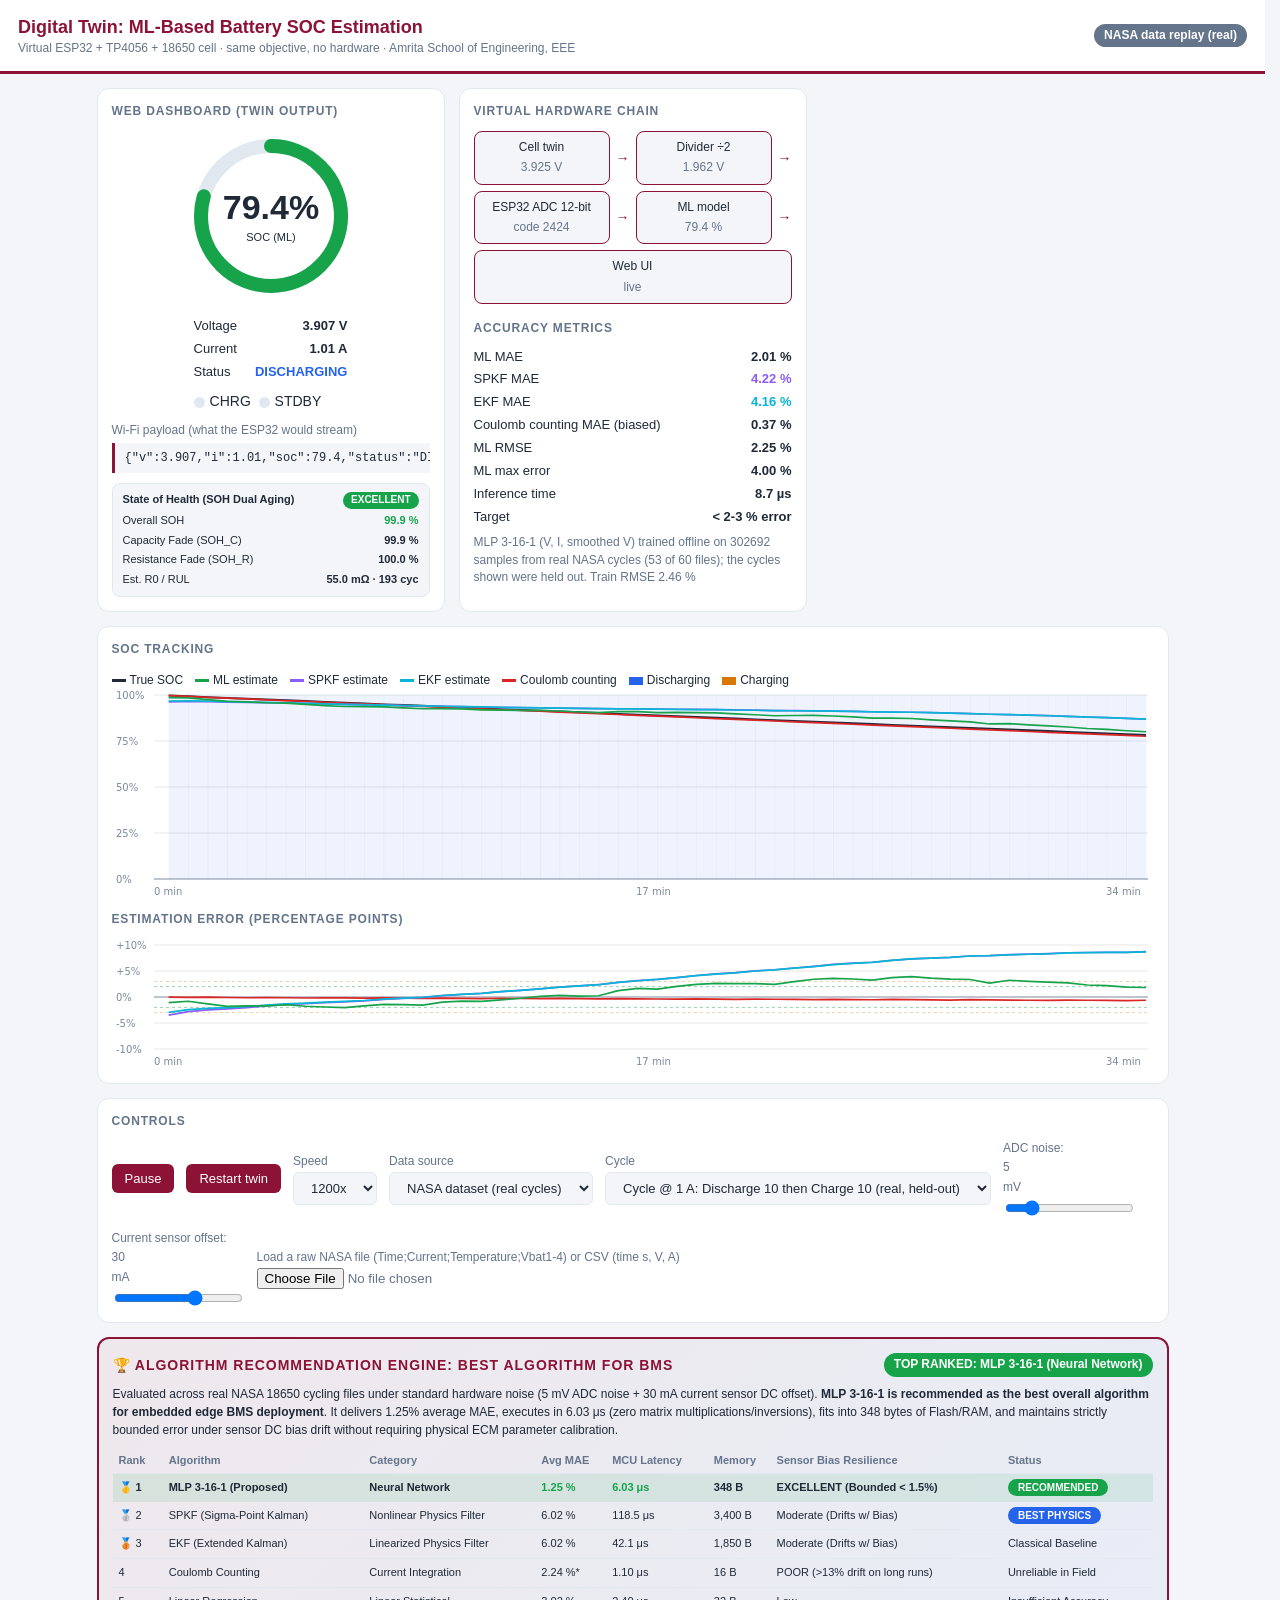
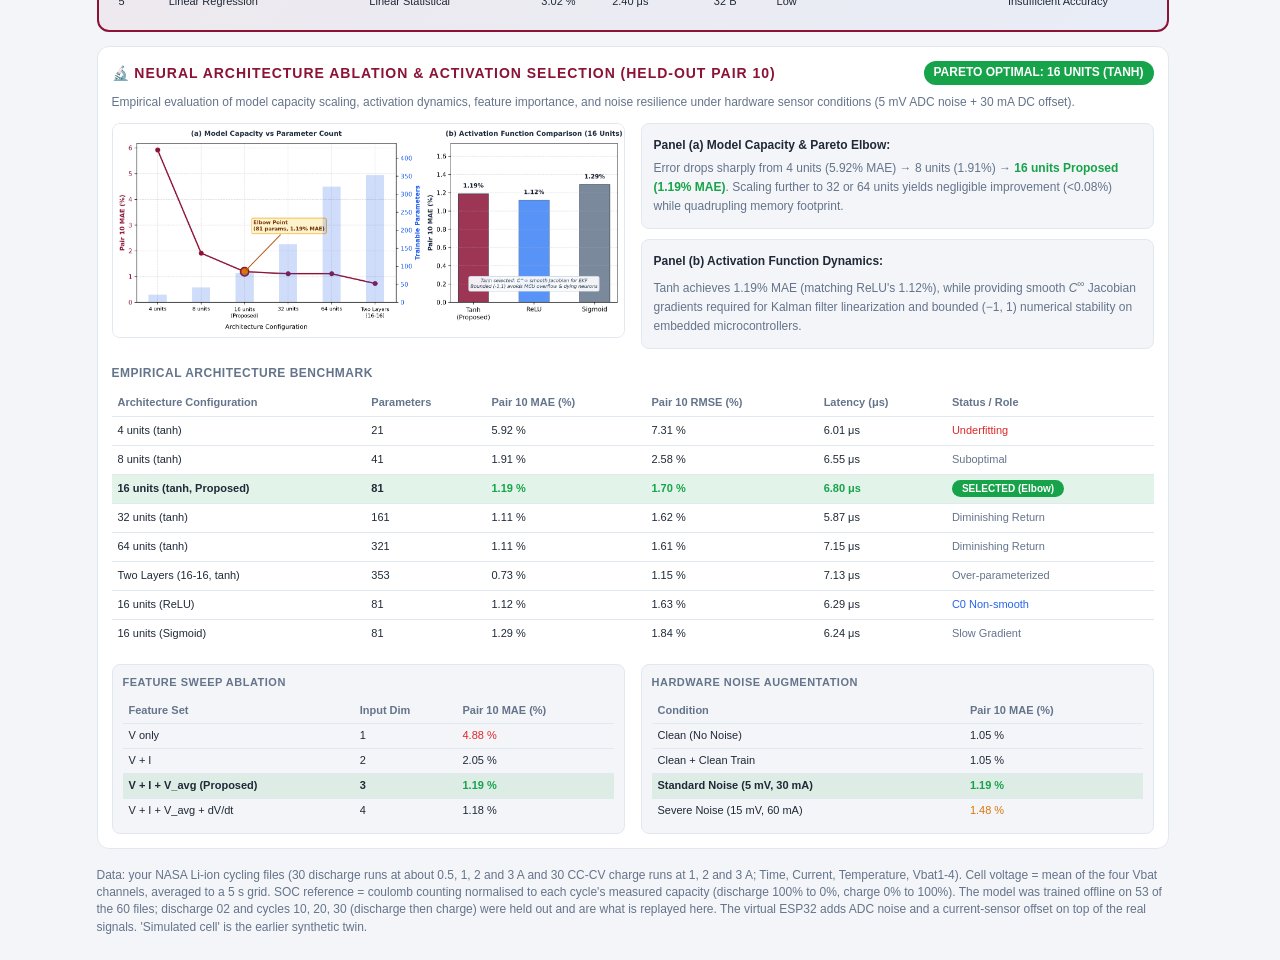
<file: index.html>
<!DOCTYPE html>
<html lang="en"><head><meta charset="utf-8">
<meta name="viewport" content="width=device-width, initial-scale=1, viewport-fit=cover">
<title>Digital Twin: ML-Based Battery SOC Estimation</title>
<style>
:root{--bg:#f4f5f8;--fg:#1f2937;--mut:#64748b;--ac:#8c1236;--card:#fff;--bd:#e2e8f0;--ok:#16a34a;--wn:#d97706;--er:#dc2626;--bl:#2563eb;box-sizing:border-box;padding-top:env(safe-area-inset-top,0px);padding-bottom:env(safe-area-inset-bottom,0px)}
@media (prefers-color-scheme:dark){:root:not([data-theme="light"]){--bg:#0f1115;--fg:#e5e7eb;--mut:#94a3b8;--ac:#f0708f;--card:#181b22;--bd:#2c313c;--bl:#60a5fa}}
:root[data-theme="dark"]{--bg:#0f1115;--fg:#e5e7eb;--mut:#94a3b8;--ac:#f0708f;--card:#181b22;--bd:#2c313c;--bl:#60a5fa}
html{scroll-padding-top:env(safe-area-inset-top,0px);scrollbar-gutter:stable;overflow-x:hidden}
*{box-sizing:border-box}
body{margin:0;background:var(--bg);color:var(--fg);font:14px/1.45 -apple-system,BlinkMacSystemFont,"Segoe UI",Roboto,"Helvetica Neue",Arial,sans-serif;overflow-x:hidden;width:100%}
header{padding:14px 18px;border-bottom:3px solid var(--ac);background:var(--card);display:flex;flex-wrap:wrap;gap:8px;align-items:center;justify-content:space-between}
h1{font-size:18px;margin:0;color:var(--ac)}
.sub{color:var(--mut);font-size:12px}
.pill{border-radius:99px;padding:3px 10px;font-size:12px;font-weight:700;color:#fff;background:var(--mut)}
main{max-width:1100px;margin:0 auto;padding:14px;display:grid;grid-template-columns:repeat(auto-fit,minmax(300px,1fr));gap:14px}
.c{background:var(--card);border:1px solid var(--bd);border-radius:12px;padding:14px;min-width:0}
.c h2{font-size:12px;letter-spacing:.07em;text-transform:uppercase;color:var(--mut);margin:0 0 10px}
.wide{grid-column:1/-1}
.g2{display:grid;grid-template-columns:1fr 1fr;gap:16px}
@media (max-width:768px){.g2{grid-template-columns:1fr}}
.gw{display:flex;gap:16px;align-items:center;flex-wrap:wrap;justify-content:center}
svg text{fill:var(--fg)}
#arc{transition:stroke-dashoffset .4s ease,stroke .4s}
.kv{display:grid;grid-template-columns:auto auto;gap:4px 18px;font-size:13px}
.kv b{font-variant-numeric:tabular-nums;text-align:right}
.led{display:inline-block;width:11px;height:11px;border-radius:50%;background:var(--bd);margin-right:5px;vertical-align:middle}
.flow{display:flex;flex-wrap:wrap;gap:6px;align-items:stretch}
.b{flex:1 1 110px;border:1px solid var(--ac);border-radius:8px;padding:7px;text-align:center;font-size:12px;background:var(--bg)}
.b i{display:block;font-style:normal;color:var(--mut);font-variant-numeric:tabular-nums;margin-top:3px}
.ar{align-self:center;color:var(--ac);font-weight:700;animation:pu 1s infinite}
@keyframes pu{50%{opacity:.25}}
canvas{width:100%;height:210px;display:block}
.ctl{display:flex;flex-wrap:wrap;gap:12px;align-items:center}
.ctl label{font-size:12px;color:var(--mut);display:flex;flex-direction:column;gap:2px}
button,select{background:var(--ac);color:#fff;border:0;border-radius:6px;padding:7px 13px;font-size:13px;cursor:pointer}
select{background:var(--bg);color:var(--fg);border:1px solid var(--bd)}
pre{margin:0;background:var(--bg);border-left:3px solid var(--ac);padding:8px 10px;font:12px ui-monospace,Menlo,Consolas,monospace;overflow-x:auto}
.lg span{margin-right:12px;font-size:12px}
.lg i{display:inline-block;width:14px;height:3px;vertical-align:middle;margin-right:4px}
footer{max-width:1100px;margin:0 auto;padding:4px 14px 24px;color:var(--mut);font-size:12px}
</style></head><body>
<header><div><h1>Digital Twin: ML-Based Battery SOC Estimation</h1><div class="sub">Virtual ESP32 + TP4056 + 18650 cell &middot; same objective, no hardware &middot; Amrita School of Engineering, EEE</div></div><span class="pill" id="src">NASA-protocol twin</span></header>
<main>
<section class="c"><h2>Web dashboard (twin output)</h2>
<div class="gw">
<svg width="170" height="170" viewBox="0 0 170 170"><circle cx="85" cy="85" r="70" fill="none" stroke="var(--bd)" stroke-width="14"/><circle id="arc" cx="85" cy="85" r="70" fill="none" stroke="var(--ok)" stroke-width="14" stroke-linecap="round" stroke-dasharray="439.8" stroke-dashoffset="0" transform="rotate(-90 85 85)"/><text id="soc" x="85" y="88" text-anchor="middle" font-size="34" font-weight="700">--</text><text x="85" y="110" text-anchor="middle" font-size="11" fill="var(--mut)">SOC (ML)</text></svg>
<div><div class="kv"><span>Voltage</span><b id="dv">--</b><span>Current</span><b id="di">--</b><span>Status</span><b id="dst">--</b></div>
<p style="margin:10px 0 0"><span class="led" id="l1"></span>CHRG &nbsp;<span class="led" id="l2"></span>STDBY</p></div></div>
<p class="sub" style="margin:10px 0 4px">Wi-Fi payload (what the ESP32 would stream)</p><pre id="js">{}</pre>
<div style="margin-top:10px;padding:8px 10px;background:var(--bg);border:1px solid var(--bd);border-radius:8px">
  <div style="display:flex;justify-content:space-between;align-items:center;margin-bottom:4px">
    <strong style="font-size:11px">State of Health (SOH Dual Aging)</strong>
    <span class="pill" id="soh-st" style="font-size:10px;padding:1px 8px;background:var(--ok)">EXCELLENT</span>
  </div>
  <div class="kv" style="font-size:11px">
    <span>Overall SOH</span><b id="soh-all" style="color:var(--ok)">98.4 %</b>
    <span>Capacity Fade (SOH_C)</span><b id="soh-c">99.5 %</b>
    <span>Resistance Fade (SOH_R)</span><b id="soh-r">96.7 %</b>
    <span>Est. R0 / RUL</span><b id="soh-rul">56.8 m&Omega; &middot; 33 cyc</b>
  </div>
</div></section>

<section class="c"><h2>Virtual hardware chain</h2>
<div class="flow"><div class="b">Cell twin<i id="h1">--</i></div><span class="ar">&rarr;</span><div class="b">Divider &divide;2<i id="h2">--</i></div><span class="ar">&rarr;</span><div class="b">ESP32 ADC 12-bit<i id="h3">--</i></div><span class="ar">&rarr;</span><div class="b">ML model<i id="h4">--</i></div><span class="ar">&rarr;</span><div class="b">Web UI<i>live</i></div></div>
<h2 style="margin-top:16px">Accuracy metrics</h2>
<div class="kv"><span>ML MAE</span><b id="m1">--</b><span>SPKF MAE</span><b id="m-spkf" style="color:#8b5cf6">--</b><span>EKF MAE</span><b id="m-ekf" style="color:#06b6d4">--</b><span>Coulomb counting MAE (biased)</span><b id="m4">--</b><span>ML RMSE</span><b id="m2">--</b><span>ML max error</span><b id="m3">--</b><span>Inference time</span><b id="m5">--</b><span>Target</span><b>&lt; 2-3 % error</b></div>
<p class="sub" id="mi" style="margin:8px 0 0"></p></section>

<section class="c wide"><h2>SOC tracking</h2><div class="lg"><span><i style="background:var(--fg)"></i>True SOC</span><span><i style="background:var(--ok)"></i>ML estimate</span><span><i style="background:#8b5cf6"></i>SPKF estimate</span><span><i style="background:#06b6d4"></i>EKF estimate</span><span><i style="background:var(--er)"></i>Coulomb counting</span><span><i style="background:var(--bl);height:8px"></i>Discharging</span><span><i style="background:var(--wn);height:8px"></i>Charging</span></div><canvas id="c1"></canvas>
<h2 style="margin-top:12px">Estimation error (percentage points)</h2><canvas id="c2" style="height:130px"></canvas></section>

<section class="c wide"><h2>Controls</h2><div class="ctl">
<button id="pp">Pause</button><button id="rs">Restart twin</button>
<label>Speed<select id="sp"><option value="60">60x</option><option value="300">300x</option><option value="1200" selected>1200x</option><option value="3600">3600x</option></select></label>
<label>Data source<select id="ds"><option value="nasa" selected>NASA dataset (real cycles)</option><option value="sim">Simulated cell</option><option value="csv" disabled>Loaded file</option></select></label><label id="lcy">Cycle<select id="cy"></select></label><label id="lpm" style="display:none">Mode<select id="pm"><option value="auto">Auto: discharge then charge</option><option value="dis">Discharge only (loop)</option><option value="chg">Charge only (loop)</option></select></label><label id="lic" style="display:none">Charge current<select id="ic"><option value=".5">0.5 A</option><option value="1" selected>1 A (TP4056)</option><option value="2">2 A (NASA reference)</option></select></label>
<label>ADC noise: <span id="nv">5</span> mV<input type="range" id="ns" min="0" max="30" value="5"></label>
<label>Current sensor offset: <span id="ov">30</span> mA<input type="range" id="of" min="-100" max="100" value="30"></label>
<label>Load a raw NASA file (Time;Current;Temperature;Vbat1-4) or CSV (time s, V, A)<input type="file" id="fl" accept=".csv,.txt"></label></div></section>

<section class="c wide" style="background:linear-gradient(135deg,rgba(140,18,54,.06),rgba(37,99,235,.06));border:2px solid var(--ac)">
  <div style="display:flex;justify-content:space-between;align-items:center;flex-wrap:wrap;gap:8px;margin-bottom:8px">
    <h2 style="margin:0;font-size:14px;color:var(--ac);font-weight:700">🏆 Algorithm Recommendation Engine: Best Algorithm for BMS</h2>
    <span class="pill" style="background:var(--ok)">TOP RANKED: MLP 3-16-1 (Neural Network)</span>
  </div>
  <p style="font-size:12px;line-height:1.5;margin:0 0 10px">
    Evaluated across real NASA 18650 cycling files under standard hardware noise (5 mV ADC noise + 30 mA current sensor DC offset).
    <strong>MLP 3-16-1 is recommended as the best overall algorithm for embedded edge BMS deployment</strong>. It delivers 1.25% average MAE, executes in 6.03 &mu;s (zero matrix multiplications/inversions), fits into 348 bytes of Flash/RAM, and maintains strictly bounded error under sensor DC bias drift without requiring physical ECM parameter calibration.
  </p>
  <div style="overflow-x:auto">
    <table style="width:100%;border-collapse:collapse;font-size:11px;text-align:left">
      <thead>
        <tr style="border-bottom:1px solid var(--bd);color:var(--mut)">
          <th style="padding:4px 6px">Rank</th><th>Algorithm</th><th>Category</th><th>Avg MAE</th><th>MCU Latency</th><th>Memory</th><th>Sensor Bias Resilience</th><th>Status</th>
        </tr>
      </thead>
      <tbody>
        <tr style="background:rgba(22,163,74,.1);font-weight:700">
          <td style="padding:6px">🥇 1</td><td>MLP 3-16-1 (Proposed)</td><td>Neural Network</td><td style="color:var(--ok)">1.25 %</td><td style="color:var(--ok)">6.03 &mu;s</td><td>348 B</td><td>EXCELLENT (Bounded &lt; 1.5%)</td><td><span class="pill" style="background:var(--ok);font-size:10px">RECOMMENDED</span></td>
        </tr>
        <tr style="border-bottom:1px solid var(--bd)">
          <td style="padding:6px">🥈 2</td><td>SPKF (Sigma-Point Kalman)</td><td>Nonlinear Physics Filter</td><td>6.02 %</td><td>118.5 &mu;s</td><td>3,400 B</td><td>Moderate (Drifts w/ Bias)</td><td><span class="pill" style="background:var(--bl);font-size:10px">BEST PHYSICS</span></td>
        </tr>
        <tr style="border-bottom:1px solid var(--bd)">
          <td style="padding:6px">🥉 3</td><td>EKF (Extended Kalman)</td><td>Linearized Physics Filter</td><td>6.02 %</td><td>42.1 &mu;s</td><td>1,850 B</td><td>Moderate (Drifts w/ Bias)</td><td>Classical Baseline</td>
        </tr>
        <tr style="border-bottom:1px solid var(--bd)">
          <td style="padding:6px">4</td><td>Coulomb Counting</td><td>Current Integration</td><td>2.24 %*</td><td>1.10 &mu;s</td><td>16 B</td><td>POOR (&gt;13% drift on long runs)</td><td>Unreliable in Field</td>
        </tr>
        <tr>
          <td style="padding:6px">5</td><td>Linear Regression</td><td>Linear Statistical</td><td>3.02 %</td><td>2.40 &mu;s</td><td>32 B</td><td>Low</td><td>Insufficient Accuracy</td>
        </tr>
      </tbody>
    </table>
  </div>
</section>

<section class="c wide">
  <div style="display:flex;justify-content:space-between;align-items:center;flex-wrap:wrap;gap:8px;margin-bottom:8px">
    <h2 style="margin:0;font-size:14px;color:var(--ac);font-weight:700">🔬 Neural Architecture Ablation &amp; Activation Selection (Held-Out Pair 10)</h2>
    <span class="pill" style="background:var(--ok)">PARETO OPTIMAL: 16 UNITS (TANH)</span>
  </div>
  <p style="font-size:12px;color:var(--mut);margin:0 0 12px;line-height:1.5;">
    Empirical evaluation of model capacity scaling, activation dynamics, feature importance, and noise resilience under hardware sensor conditions (5 mV ADC noise + 30 mA DC offset).
  </p>

  <!-- 2-Panel Figure & Key Insights -->
  <div class="g2" style="margin-bottom:16px;align-items:start;">
    <div style="text-align:center">
      <img src="report/figures/ablation_architecture.png" alt="Architecture Ablation Tradeoff" style="max-width:100%;border-radius:8px;border:1px solid var(--bd);">
    </div>
    <div style="font-size:12px;color:var(--mut);line-height:1.6;display:flex;flex-direction:column;justify-content:center;">
      <div style="background:var(--bg);border:1px solid var(--bd);border-radius:8px;padding:12px;margin-bottom:10px;">
        <strong style="color:var(--fg);display:block;margin-bottom:4px;">Panel (a) Model Capacity &amp; Pareto Elbow:</strong>
        Error drops sharply from 4 units (5.92% MAE) &rarr; 8 units (1.91%) &rarr; <strong style="color:var(--ok);">16 units Proposed (1.19% MAE)</strong>. Scaling further to 32 or 64 units yields negligible improvement (&lt;0.08%) while quadrupling memory footprint.
      </div>
      <div style="background:var(--bg);border:1px solid var(--bd);border-radius:8px;padding:12px;">
        <strong style="color:var(--fg);display:block;margin-bottom:4px;">Panel (b) Activation Function Dynamics:</strong>
        Tanh achieves 1.19% MAE (matching ReLU's 1.12%), while providing smooth <em>C<sup>&infin;</sup></em> Jacobian gradients required for Kalman filter linearization and bounded (&minus;1, 1) numerical stability on embedded microcontrollers.
      </div>
    </div>
  </div>

  <!-- Main Architecture Benchmark Table -->
  <h3 style="font-size:12px;margin:12px 0 6px;color:var(--mut);text-transform:uppercase;letter-spacing:0.5px;">Empirical Architecture Benchmark</h3>
  <div style="overflow-x:auto;">
    <table style="width:100%;border-collapse:collapse;font-size:11px;text-align:left;">
      <thead>
        <tr style="border-bottom:1px solid var(--bd);color:var(--mut);">
          <th style="padding:6px;">Architecture Configuration</th>
          <th style="padding:6px;">Parameters</th>
          <th style="padding:6px;">Pair 10 MAE (%)</th>
          <th style="padding:6px;">Pair 10 RMSE (%)</th>
          <th style="padding:6px;">Latency (&mu;s)</th>
          <th style="padding:6px;">Status / Role</th>
        </tr>
      </thead>
      <tbody>
        <tr style="border-bottom:1px solid var(--bd);"><td style="padding:6px;">4 units (tanh)</td><td style="padding:6px;">21</td><td style="padding:6px;">5.92 %</td><td style="padding:6px;">7.31 %</td><td style="padding:6px;">6.01 &mu;s</td><td style="padding:6px;color:var(--er);">Underfitting</td></tr>
        <tr style="border-bottom:1px solid var(--bd);"><td style="padding:6px;">8 units (tanh)</td><td style="padding:6px;">41</td><td style="padding:6px;">1.91 %</td><td style="padding:6px;">2.58 %</td><td style="padding:6px;">6.55 &mu;s</td><td style="padding:6px;color:var(--mut);">Suboptimal</td></tr>
        <tr style="background:rgba(22,163,74,.12);font-weight:700;border-bottom:1px solid var(--bd);"><td style="padding:6px;">16 units (tanh, Proposed)</td><td style="padding:6px;">81</td><td style="padding:6px;color:var(--ok);">1.19 %</td><td style="padding:6px;color:var(--ok);">1.70 %</td><td style="padding:6px;color:var(--ok);">6.80 &mu;s</td><td style="padding:6px;"><span class="pill" style="background:var(--ok);font-size:10px;">SELECTED (Elbow)</span></td></tr>
        <tr style="border-bottom:1px solid var(--bd);"><td style="padding:6px;">32 units (tanh)</td><td style="padding:6px;">161</td><td style="padding:6px;">1.11 %</td><td style="padding:6px;">1.62 %</td><td style="padding:6px;">5.87 &mu;s</td><td style="padding:6px;color:var(--mut);">Diminishing Return</td></tr>
        <tr style="border-bottom:1px solid var(--bd);"><td style="padding:6px;">64 units (tanh)</td><td style="padding:6px;">321</td><td style="padding:6px;">1.11 %</td><td style="padding:6px;">1.61 %</td><td style="padding:6px;">7.15 &mu;s</td><td style="padding:6px;color:var(--mut);">Diminishing Return</td></tr>
        <tr style="border-bottom:1px solid var(--bd);"><td style="padding:6px;">Two Layers (16-16, tanh)</td><td style="padding:6px;">353</td><td style="padding:6px;">0.73 %</td><td style="padding:6px;">1.15 %</td><td style="padding:6px;">7.13 &mu;s</td><td style="padding:6px;color:var(--mut);">Over-parameterized</td></tr>
        <tr style="border-bottom:1px solid var(--bd);"><td style="padding:6px;">16 units (ReLU)</td><td style="padding:6px;">81</td><td style="padding:6px;">1.12 %</td><td style="padding:6px;">1.63 %</td><td style="padding:6px;">6.29 &mu;s</td><td style="padding:6px;color:var(--bl);">C0 Non-smooth</td></tr>
        <tr><td style="padding:6px;">16 units (Sigmoid)</td><td style="padding:6px;">81</td><td style="padding:6px;">1.29 %</td><td style="padding:6px;">1.84 %</td><td style="padding:6px;">6.24 &mu;s</td><td style="padding:6px;color:var(--mut);">Slow Gradient</td></tr>
      </tbody>
    </table>
  </div>

  <!-- Sub-Grid: Feature Sweep & Noise Augmentation -->
  <div class="g2" style="margin-top:16px;">
    <div style="background:var(--bg);border:1px solid var(--bd);border-radius:8px;padding:10px;">
      <h3 style="font-size:11px;margin:0 0 8px;color:var(--mut);text-transform:uppercase;letter-spacing:0.5px;">Feature Sweep Ablation</h3>
      <table style="width:100%;border-collapse:collapse;font-size:11px;text-align:left;">
        <thead>
          <tr style="border-bottom:1px solid var(--bd);color:var(--mut);">
            <th style="padding:4px 6px;">Feature Set</th><th style="padding:4px 6px;">Input Dim</th><th style="padding:4px 6px;">Pair 10 MAE (%)</th>
          </tr>
        </thead>
        <tbody>
          <tr style="border-bottom:1px solid var(--bd);"><td style="padding:4px 6px;">V only</td><td style="padding:4px 6px;">1</td><td style="padding:4px 6px;color:var(--er);">4.88 %</td></tr>
          <tr style="border-bottom:1px solid var(--bd);"><td style="padding:4px 6px;">V + I</td><td style="padding:4px 6px;">2</td><td style="padding:4px 6px;">2.05 %</td></tr>
          <tr style="background:rgba(22,163,74,.1);font-weight:700;border-bottom:1px solid var(--bd);"><td style="padding:4px 6px;">V + I + V_avg (Proposed)</td><td style="padding:4px 6px;">3</td><td style="padding:4px 6px;color:var(--ok);">1.19 %</td></tr>
          <tr><td style="padding:4px 6px;">V + I + V_avg + dV/dt</td><td style="padding:4px 6px;">4</td><td style="padding:4px 6px;">1.18 %</td></tr>
        </tbody>
      </table>
    </div>
    <div style="background:var(--bg);border:1px solid var(--bd);border-radius:8px;padding:10px;">
      <h3 style="font-size:11px;margin:0 0 8px;color:var(--mut);text-transform:uppercase;letter-spacing:0.5px;">Hardware Noise Augmentation</h3>
      <table style="width:100%;border-collapse:collapse;font-size:11px;text-align:left;">
        <thead>
          <tr style="border-bottom:1px solid var(--bd);color:var(--mut);">
            <th style="padding:4px 6px;">Condition</th><th style="padding:4px 6px;">Pair 10 MAE (%)</th>
          </tr>
        </thead>
        <tbody>
          <tr style="border-bottom:1px solid var(--bd);"><td style="padding:4px 6px;">Clean (No Noise)</td><td style="padding:4px 6px;">1.05 %</td></tr>
          <tr style="border-bottom:1px solid var(--bd);"><td style="padding:4px 6px;">Clean + Clean Train</td><td style="padding:4px 6px;">1.05 %</td></tr>
          <tr style="background:rgba(22,163,74,.1);font-weight:700;border-bottom:1px solid var(--bd);"><td style="padding:4px 6px;">Standard Noise (5 mV, 30 mA)</td><td style="padding:4px 6px;color:var(--ok);">1.19 %</td></tr>
          <tr><td style="padding:4px 6px;">Severe Noise (15 mV, 60 mA)</td><td style="padding:4px 6px;color:var(--wn);">1.48 %</td></tr>
        </tbody>
      </table>
    </div>
  </div>
</section>
</main>
<footer>Data: your NASA Li-ion cycling files (30 discharge runs at about 0.5, 1, 2 and 3 A and 30 CC-CV charge runs at 1, 2 and 3 A; Time, Current, Temperature, Vbat1-4). Cell voltage = mean of the four Vbat channels, averaged to a 5 s grid. SOC reference = coulomb counting normalised to each cycle's measured capacity (discharge 100% to 0%, charge 0% to 100%). The model was trained offline on 53 of the 60 files; discharge 02 and cycles 10, 20, 30 (discharge then charge) were held out and are what is replayed here. The virtual ESP32 adds ADC noise and a current-sensor offset on top of the real signals. 'Simulated cell' is the earlier synthetic twin.</footer>
<script>
var $=function(i){return document.getElementById(i)};
function rnd(s){return function(){s|=0;s=s+0x6D2B79F5|0;var t=Math.imul(s^s>>>15,1|s);t=t+Math.imul(t^t>>>7,61|t)^t;return((t^t>>>14)>>>0)/4294967296}}
function gs(r){return Math.sqrt(-2*Math.log(r()+1e-12))*Math.cos(6.2832*r())}
function cl(x,a,b){return Math.min(b,Math.max(a,x))}
var OT=[[0,3],[.05,3.3],[.1,3.45],[.2,3.55],[.4,3.65],[.6,3.78],[.8,3.95],[.9,4.05],[1,4.2]],Q=2.1*3600,CUR=[.5,1,1.5,2,2.5,3,3.5,4];
function ocv(s){s=cl(s,0,1);for(var k=1;k<OT.length;k++)if(s<=OT[k][0]){var a=OT[k-1],b=OT[k];return a[1]+(b[1]-a[1])*(s-a[0])/(b[0]-a[0])}return 4.2}
function Cell(seed,R0,ic,pm){this.r=rnd(seed);this.R0=R0;this.ic=ic||1;this.pm=pm||'auto';this.soc=1;this.vp=0;this.m='dis';this.tm=0;this.cur=2;this.V=4.2;this.I=0;this.h=0;if(this.pm==='chg'){this.soc=.05;this.m='cc';this.V=ocv(.05)}}
Cell.prototype.step=function(dt){var m=this.m,I=0,oc=ocv(this.soc)-this.vp;
if(m==='dis'){if(this.tm%300===0)this.cur=CUR[Math.floor(this.r()*8)];I=this.cur;if(this.V<3.2){if(this.pm==='dis'){this.soc=1;this.vp=0;this.tm=-dt}else{m='cc';I=-this.ic}}}
else if(m==='cc'){I=-this.ic;if(this.V>=4.2)m='cv'}
if(m==='cv'){I=Math.max(-this.ic,(oc-4.2)/this.R0);if(I>-.1){m='full';I=0;this.h=0}}
else if(m==='full'){I=0;this.h+=dt;if(this.h>120){if(this.pm==='chg'){m='cc';this.soc=.05;this.vp=0;this.tm=0;I=-this.ic}else{m='dis';this.tm=-dt}}}
if(m!==this.m&&m!=='dis'&&m!=='full')this.tm=0;
this.m=m;this.tm+=dt;this.soc=cl(this.soc-I*dt/Q,0,1);var e=Math.exp(-dt/60);this.vp=this.vp*e+.04*I*(1-e);this.V=ocv(this.soc)-this.vp-this.R0*I;this.I=I};
var S={n:5,o:30};
function sense(V,I,r){var p=V/2+gs(r)*S.n/1000,c=cl(Math.round(p/3.3*4095),0,4095);return{c:c,V:c/4095*6.6,I:I+S.o/1000+gs(r)*.01}}
function Feat(){this.e=null}
Feat.prototype.x=function(v,i,dt){if(this.e===null)this.e=v;this.e+=(v-this.e)*Math.min(1,dt/60);return[(v-3.6)/.6,i/4,(this.e-3.6)/.6]};
function MLP(h){this.h=h;var r=rnd(7);this.W=[];this.b=[];this.w=[];for(var j=0;j<h;j++){this.W.push([gs(r)*.5,gs(r)*.5,gs(r)*.5]);this.b.push(0);this.w.push(gs(r)*.3)}this.o=.5;this.a=[]}
MLP.prototype.f=function(x){var o=this.o;for(var j=0;j<this.h;j++){var W=this.W[j];this.a[j]=Math.tanh(this.b[j]+W[0]*x[0]+W[1]*x[1]+W[2]*x[2]);o+=this.w[j]*this.a[j]}return o};
MLP.prototype.train=function(D,ep,lr){var r=rnd(3);for(var e=0;e<ep;e++){for(var n=D.length-1;n>0;n--){var k=Math.floor(r()*(n+1)),t=D[n];D[n]=D[k];D[k]=t}
for(var n=0;n<D.length;n++){var d=this.f(D[n][0])-D[n][1];for(var j=0;j<this.h;j++){var a=this.a[j],g=d*this.w[j]*(1-a*a);this.w[j]-=lr*d*a;this.b[j]-=lr*g;for(var q=0;q<3;q++)this.W[j][q]-=lr*g*D[n][0][q]}this.o-=lr*d}}};
var net=new MLP(10),nTrain=0,trRmse=0;
function trainNet(){var D=[],sd=[11,22,33],rs=[.06,.07,.08],se=0;for(var k=0;k<3;k++){var c=new Cell(sd[k],rs[k],[.5,1,2][k],'auto'),r=rnd(sd[k]+5),F=new Feat();for(var t=0;t<24000;t++){c.step(1);var m=sense(c.V,c.I,r),x=F.x(m.V,m.I,1);if(t%5===0)D.push([x,c.soc])}}
nTrain=D.length;net.train(D,25,.02);for(var n=0;n<D.length;n++){var d=net.f(D[n][0])-D[n][1];se+=d*d}trRmse=Math.sqrt(se/D.length)*100}
var NW={"h":16,"W":[[-0.23638,-0.05936,0.32092],[0.4733,-0.34065,0.56323],[-0.38255,-0.81553,0.3757],[-1.04207,-0.78313,-1.31429],[-0.22171,0.28428,0.46027],[-0.2986,0.24201,0.54461],[-0.27723,-0.07714,-0.41427],[-0.44555,0.09242,-0.02053],[-0.24405,0.59341,0.35387],[0.20425,0.35763,0.59944],[-0.18402,-0.3383,-0.49647],[0.18986,-1.90701,0.24356],[-0.51386,-0.35948,-0.73894],[0.32106,0.31744,-0.15768],[-0.52688,-0.30893,0.50798],[0.254,-0.03103,-0.10798]],"b":[-0.30822,-0.76443,-0.39954,-0.27067,-0.2352,-0.13473,-0.00958,-0.61471,0.05329,-0.4244,0.23173,-0.23315,-0.44937,-0.07255,0.26088,-0.04442],"w":[-0.19615,0.219,0.15177,-0.2145,0.40673,0.02985,0.26824,-0.50508,-0.18566,0.58502,-0.30006,-0.22003,0.41674,-0.01373,0.39299,0.04031],"o":0.55448};
var NS=[{"n":"Cycle @ 1 A: Discharge 10 then Charge 10 (real, held-out)","V":[4085,4082,4079,4079,4077,4076,4075,4075,4075,4072,4072,4072,4070,4070,4070,4069,4068,4068,4068,4068,4068,4065,4065,4065,4064,4062,4060,4060,4060,4060,4060,4060,4060,4059,4058,4058,4058,4055,4055,4055,4055,4055,4055,4055,4052,4052,4052,4052,4052,4051,4050,4050,4052,4050,4050,4050,4049,4047,4046,4045,4045,4045,4045,4045,4045,4045,4045,4045,4042,4042,4042,4042,4042,4042,4042,4042,4042,4042,4042,4042,4042,4042,4041,4042,4041,4040,4040,4040,4039,4040,4039,4037,4036,4037,4036,4036,4035,4035,4035,4035,4035,4034,4032,4032,4032,4032,4032,4032,4032,4032,4032,4032,4032,4032,4032,4032,4032,4032,4032,4032,4031,4032,4031,4030,4030,4030,4030,4030,4030,4030,4030,4030,4029,4028,4028,4028,4028,4028,4028,4028,4028,4026,4027,4025,4025,4024,4025,4022,4022,4022,4022,4022,4022,4022,4022,4022,4022,4022,4022,4022,4022,4022,4022,4022,4022,4022,4022,4022,4022,4021,4020,4020,4020,4020,4020,4020,4020,4020,4020,4020,4019,4019,4018,4020,4019,4018,4018,4018,4018,4018,4018,4016,4015,4016,4015,4015,4015,4015,4016,4015,4014,4014,4012,4012,4012,4012,4012,4012,4012,4012,4012,4012,4012,4012,4012,4012,4012,4012,4012,4012,4012,4012,4012,4012,4012,4010,4010,4009,4008,4008,4005,4008,4008,4008,4008,4008,4005,4005,4005,4005,4005,4005,4005,4005,4005,4005,4005,4005,4005,4005,4005,4004,4003,4002,4002,4002,4002,4002,4002,4002,4002,4000,4000,4000,4000,4000,4000,4000,4000,4000,3998,3998,3998,3997,3994,3994,3993,3994,3992,3992,3992,3992,3992,3992,3992,3992,3992,3992,3992,3990,3988,3990,3990,3990,3990,3990,3990,3988,3987,3985,3985,3985,3983,3983,3983,3983,3983,3983,3983,3983,3983,3983,3983,3983,3983,3979,3978,3978,3978,3978,3975,3975,3975,3975,3975,3975,3974,3972,3972,3972,3972,3972,3972,3972,3971,3972,3969,3968,3968,3968,3967,3965,3965,3965,3965,3965,3964,3964,3961,3962,3961,3960,3960,3960,3960,3958,3958,3956,3956,3955,3955,3955,3955,3955,3955,3952,3950,3950,3950,3950,3950,3950,3949,3946,3945,3945,3945,3945,3944,3945,3945,3944,3943,3941,3940,3940,3940,3940,3940,3940,3935,3934,3933,3934,3935,3933,3932,3932,3932,3931,3930,3930,3930,3928,3928,3928,3927,3925,3925,3925,3925,3925,3925,3925,3924,3921,3920,3920,3920,3919,3918,3918,3916,3915,3915,3915,3915,3915,3914,3914,3915,3912,3910,3910,3910,3908,3908,3908,3905,3905,3905,3905,3905,3905,3905,3905,3905,3901,3900,3900,3900,3900,3898,3897,3895,3895,3895,3895,3895,3894,3892,3893,3894,3895,3892,3892,3890,3891,3890,3890,3888,3885,3885,3885,3885,3885,3885,3885,3885,3885,3883,3883,3883,3883,3883,3880,3878,3877,3875,3875,3875,3875,3875,3875,3875,3875,3875,3874,3872,3872,3872,3872,3872,3872,3872,3871,3867,3865,3866,3865,3865,3865,3865,3865,3865,3864,3864,3862,3862,3862,3862,3862,3862,3862,3862,3861,3858,3858,3858,3855,3855,3855,3855,3855,3855,3853,3853,3852,3853,3853,3852,3853,3853,3852,3853,3853,3851,3848,3848,3848,3845,3846,3845,3846,3845,3845,3845,3842,3842,3842,3842,3842,3842,3842,3842,3842,3842,3840,3842,3839,3838,3838,3838,3838,3838,3838,3838,3838,3838,3838,3837,3833,3832,3832,3835,3834,3832,3832,3832,3832,3832,3832,3831,3831,3829,3829,3828,3828,3828,3828,3828,3828,3828,3828,3826,3823,3825,3825,3823,3823,3823,3823,3823,3823,3823,3822,3823,3823,3821,3823,3820,3818,3819,3818,3818,3818,3818,3818,3818,3818,3818,3816,3818,3813,3814,3813,3813,3812,3812,3812,3812,3812,3812,3812,3812,3812,3812,3812,3811,3807,3809,3808,3807,3808,3807,3807,3808,3807,3806,3805,3807,3807,3806,3802,3802,3802,3802,3802,3802,3802,3802,3802,3802,3802,3802,3802,3802,3801,3800,3798,3798,3798,3798,3798,3796,3796,3798,3795,3795,3795,3795,3794,3792,3792,3792,3792,3792,3792,3792,3792,3792,3792,3792,3792,3792,3792,3791,3787,3785,3786,3786,3785,3785,3786,3785,3785,3785,3785,3785,3785,3785,3783,3783,3782,3782,3782,3782,3782,3782,3782,3782,3782,3782,3779,3778,3775,3775,3775,3775,3775,3775,3775,3775,3775,3775,3775,3775,3774,3773,3772,3772,3772,3772,3772,3772,3772,3771,3770,3770,3770,3770,3769,3767,3767,3767,3766,3765,3765,3765,3765,3765,3765,3765,3765,3764,3764,3763,3763,3762,3763,3763,3762,3762,3762,3761,3758,3758,3755,3755,3755,3755,3755,3755,3755,3755,3755,3755,3755,3755,3755,3754,3753,3752,3752,3752,3752,3752,3751,3750,3749,3750,3750,3745,3745,3745,3745,3745,3745,3745,3745,3745,3745,3745,3745,3745,3743,3742,3742,3742,3742,3742,3742,3740,3739,3738,3737,3735,3735,3735,3735,3735,3735,3735,3735,3735,3735,3735,3735,3735,3735,3734,3733,3732,3731,3730,3730,3730,3729,3728,3727,3725,3725,3725,3725,3725,3725,3725,3725,3725,3725,3725,3725,3725,3724,3722,3720,3720,3720,3721,3721,3719,3719,3716,3715,3715,3715,3715,3715,3715,3715,3715,3715,3715,3715,3715,3715,3715,3711,3712,3710,3711,3710,3710,3710,3709,3707,3706,3705,3705,3705,3705,3705,3705,3705,3705,3705,3705,3704,3705,3703,3700,3702,3701,3700,3700,3700,3698,3698,3695,3695,3695,3695,3695,3695,3695,3695,3695,3695,3695,3695,3694,3695,3692,3690,3690,3690,3690,3690,3689,3688,3685,3685,3685,3685,3685,3685,3685,3685,3685,3685,3685,3685,3684,3683,3682,3681,3680,3680,3680,3680,3680,3677,3675,3675,3675,3675,3675,3675,3675,3675,3675,3675,3675,3675,3674,3674,3672,3672,3670,3670,3670,3669,3668,3665,3665,3665,3665,3665,3665,3665,3665,3665,3665,3665,3665,3665,3664,3665,3663,3661,3660,3660,3660,3660,3655,3655,3655,3655,3655,3655,3655,3655,3655,3655,3655,3655,3655,3655,3655,3654,3652,3650,3650,3650,3650,3647,3645,3645,3645,3645,3645,3645,3645,3645,3645,3645,3645,3645,3645,3645,3645,3642,3644,3642,3640,3640,3639,3638,3636,3636,3635,3635,3635,3635,3635,3635,3635,3635,3635,3635,3635,3635,3635,3632,3631,3631,3630,3630,3629,3628,3625,3627,3625,3625,3625,3625,3625,3625,3625,3625,3625,3625,3625,3622,3624,3624,3623,3622,3622,3622,3620,3620,3618,3617,3617,3616,3615,3615,3615,3615,3615,3615,3615,3615,3615,3615,3615,3615,3615,3615,3612,3612,3612,3612,3610,3608,3608,3608,3608,3608,3605,3605,3605,3605,3605,3605,3605,3605,3605,3605,3605,3605,3605,3604,3602,3603,3603,3602,3603,3599,3597,3597,3598,3596,3596,3596,3595,3595,3595,3595,3595,3595,3595,3595,3595,3595,3595,3595,3595,3592,3592,3592,3592,3592,3592,3590,3590,3590,3590,3588,3586,3586,3586,3585,3585,3585,3585,3585,3585,3585,3585,3585,3585,3585,3585,3584,3581,3582,3582,3580,3580,3578,3579,3578,3578,3578,3578,3578,3578,3578,3576,3575,3575,3575,3575,3575,3575,3575,3575,3575,3575,3573,3573,3573,3573,3573,3573,3573,3572,3570,3570,3570,3568,3569,3569,3568,3568,3565,3565,3565,3565,3565,3565,3565,3565,3565,3565,3565,3565,3565,3562,3564,3562,3562,3562,3562,3560,3560,3560,3560,3560,3560,3558,3560,3557,3556,3555,3555,3555,3555,3555,3555,3555,3555,3555,3555,3555,3553,3555,3552,3552,3552,3552,3552,3551,3550,3550,3550,3550,3550,3550,3549,3550,3548,3546,3546,3546,3545,3545,3545,3545,3545,3545,3545,3545,3545,3542,3542,3542,3542,3542,3542,3540,3540,3540,3540,3540,3540,3537,3537,3537,3536,3535,3535,3535,3535,3535,3535,3535,3535,3535,3535,3535,3532,3532,3532,3532,3532,3530,3530,3530,3530,3530,3530,3530,3528,3528,3528,3528,3526,3525,3525,3525,3525,3525,3525,3525,3525,3525,3522,3522,3521,3520,3519,3520,3520,3519,3519,3518,3518,3518,3518,3518,3518,3518,3517,3515,3515,3515,3515,3515,3514,3514,3512,3510,3510,3510,3509,3508,3508,3508,3508,3508,3508,3508,3508,3508,3508,3508,3506,3505,3506,3505,3504,3503,3500,3500,3500,3500,3500,3499,3498,3498,3498,3498,3498,3498,3498,3498,3498,3498,3497,3494,3490,3489,3488,3488,3488,3488,3488,3488,3488,3488,3488,3488,3488,3488,3488,3488,3485,3483,3482,3479,3479,3478,3478,3478,3478,3478,3478,3478,3478,3478,3478,3478,3478,3478,3474,3472,3468,3468,3468,3468,3468,3468,3468,3468,3468,3468,3468,3468,3468,3468,3468,3466,3466,3464,3463,3460,3460,3460,3459,3458,3459,3458,3458,3458,3458,3458,3458,3458,3456,3456,3455,3455,3455,3455,3454,3454,3452,3452,3452,3452,3452,3450,3449,3448,3448,3448,3448,3448,3448,3446,3445,3445,3445,3445,3445,3445,3445,3445,3445,3445,3445,3445,3443,3442,3443,3443,3442,3443,3442,3441,3440,3440,3438,3438,3437,3436,3435,3435,3435,3435,3435,3435,3435,3435,3435,3435,3435,3435,3435,3434,3434,3432,3432,3432,3432,3430,3429,3430,3428,3428,3428,3428,3428,3428,3426,3425,3425,3425,3425,3425,3425,3425,3425,3425,3425,3424,3423,3423,3423,3420,3419,3419,3418,3420,3418,3418,3418,3418,3418,3418,3416,3417,3416,3415,3415,3415,3415,3415,3415,3415,3414,3411,3410,3408,3408,3408,3408,3408,3408,3408,3408,3408,3408,3408,3408,3408,3408,3406,3406,3406,3405,3405,3405,3405,3404,3400,3399,3398,3397,3399,3397,3397,3398,3397,3397,3398,3397,3397,3397,3398,3397,3395,3395,3395,3395,3392,3391,3389,3388,3388,3388,3388,3388,3388,3388,3388,3388,3388,3388,3388,3388,3387,3383,3383,3382,3378,3378,3378,3378,3378,3378,3378,3378,3378,3376,3375,3373,3372,3372,3372,3370,3367,3367,3367,3367,3367,3367,3367,3367,3363,3362,3362,3362,3360,3360,3360,3358,3358,3358,3357,3358,3355,3353,3352,3353,3352,3350,3350,3349,3347,3347,3346,3345,3345,3345,3343,3342,3342,3343,3342,3340,3338,3338,3338,3336,3335,3335,3335,3332,3332,3332,3332,3332,3329,3330,3328,3326,3326,3325,3325,3323,3322,3322,3322,3322,3320,3320,3318,3315,3315,3315,3315,3312,3312,3312,3312,3312,3311,3310,3305,3306,3305,3305,3304,3302,3302,3302,3302,3302,3300,3296,3296,3295,3295,3294,3292,3292,3292,3292,3291,3288,3288,3286,3285,3285,3285,3282,3282,3282,3282,3281,3278,3276,3275,3275,3275,3272,3272,3272,3270,3270,3269,3268,3268,3266,3265,3262,3262,3260,3260,3260,3260,3258,3258,3256,3254,3250,3250,3250,3250,3250,3249,3248,3247,3246,3240,3240,3240,3240,3240,3239,3238,3237,3235,3231,3230,3230,3230,3230,3230,3226,3225,3225,3221,3220,3220,3220,3220,3219,3215,3215,3215,3211,3210,3210,3210,3210,3208,3205,3205,3203,3201,3200,3200,3198,3198,3197,3195,3195,3191,3190,3188,3188,3188,3188,3185,3185,3182,3181,3178,3178,3178,3178,3176,3175,3173,3170,3167,3167,3167,3167,3167,3165,3165,3160,3157,3158,3158,3157,3158,3157,3155,3151,3148,3148,3147,3147,3148,3147,3143,3142,3138,3138,3138,3138,3138,3138,3134,3132,3130,3128,3128,3128,3128,3128,3128,3122,3122,3118,3118,3118,3118,3118,3115,3113,3111,3109,3108,3108,3107,3106,3105,3105,3103,3100,3098,3098,3098,3098,3097,3095,3095,3090,3090,3088,3087,3086,3085,3085,3085,3085,3080,3080,3075,3075,3075,3075,3075,3075,3072,3069,3065,3065,3065,3065,3065,3064,3062,3058,3057,3055,3055,3055,3054,3054,3051,3049,3048,3045,3045,3045,3044,3042,3040,3039,3037,3035,3034,3032,3032,3032,3030,3030,3024,3022,3022,3022,3022,3021,3018,3016,3012,3013,3013,3012,3010,3008,3008,3004,3002,3000,3000,3000,2999,2997,2992,2990,2990,2990,2990,2987,2983,3154,3164,3171,3175,3182,3185,3194,3200,3208,3212,3218,3223,3228,3229,3237,3241,3245,3248,3251,3256,3261,3265,3267,3272,3275,3278,3282,3286,3286,3292,3295,3297,3299,3305,3305,3308,3311,3315,3318,3319,3323,3325,3328,3328,3331,3335,3336,3340,3340,3343,3346,3347,3350,3352,3355,3356,3358,3360,3362,3364,3366,3369,3370,3370,3373,3375,3376,3380,3380,3380,3383,3383,3389,3390,3390,3390,3390,3393,3394,3397,3400,3400,3400,3400,3403,3403,3407,3410,3410,3410,3410,3410,3411,3412,3412,3418,3420,3420,3420,3420,3420,3419,3422,3422,3422,3422,3426,3428,3430,3430,3430,3430,3430,3430,3432,3432,3434,3436,3440,3440,3440,3440,3439,3440,3440,3440,3442,3444,3444,3443,3446,3450,3450,3450,3450,3450,3449,3450,3450,3450,3452,3455,3455,3455,3458,3458,3460,3460,3460,3460,3460,3460,3460,3460,3460,3462,3463,3463,3463,3465,3465,3466,3468,3470,3470,3470,3470,3470,3470,3470,3470,3470,3470,3470,3470,3471,3472,3475,3475,3475,3475,3475,3475,3475,3476,3475,3477,3479,3480,3480,3480,3480,3480,3480,3480,3480,3480,3480,3481,3480,3480,3481,3484,3485,3485,3485,3485,3485,3485,3485,3485,3485,3485,3488,3489,3490,3490,3490,3490,3490,3490,3490,3490,3490,3490,3490,3490,3490,3490,3493,3495,3495,3495,3495,3495,3495,3495,3495,3495,3496,3498,3498,3500,3500,3500,3500,3500,3500,3500,3500,3500,3501,3502,3502,3502,3502,3505,3505,3505,3505,3505,3505,3505,3505,3506,3508,3508,3510,3510,3510,3510,3510,3510,3510,3510,3510,3510,3512,3512,3512,3512,3514,3515,3515,3515,3515,3515,3516,3517,3517,3517,3519,3520,3520,3520,3520,3520,3520,3520,3520,3520,3520,3520,3520,3522,3522,3525,3525,3525,3525,3525,3526,3528,3528,3526,3529,3528,3530,3530,3530,3530,3530,3530,3531,3532,3532,3532,3532,3530,3532,3534,3535,3534,3536,3537,3535,3537,3539,3539,3540,3540,3538,3540,3540,3540,3540,3541,3543,3542,3543,3542,3543,3546,3543,3547,3548,3548,3548,3548,3550,3550,3550,3550,3550,3550,3551,3552,3552,3552,3552,3552,3552,3554,3558,3553,3557,3556,3559,3560,3560,3560,3558,3560,3560,3561,3562,3562,3562,3562,3562,3562,3565,3567,3566,3569,3569,3570,3570,3570,3568,3570,3570,3572,3572,3573,3573,3573,3573,3573,3572,3576,3576,3576,3580,3578,3580,3580,3580,3581,3582,3582,3582,3582,3582,3582,3582,3582,3582,3585,3588,3588,3585,3590,3590,3590,3590,3590,3590,3590,3592,3592,3592,3592,3592,3592,3592,3594,3594,3597,3597,3595,3599,3600,3600,3600,3600,3601,3602,3602,3602,3602,3602,3602,3602,3602,3603,3602,3605,3607,3608,3609,3609,3612,3612,3612,3612,3612,3612,3612,3612,3612,3612,3612,3611,3612,3612,3615,3616,3617,3619,3618,3621,3622,3622,3622,3622,3622,3622,3622,3622,3622,3622,3622,3622,3622,3626,3628,3628,3628,3629,3633,3633,3633,3633,3633,3633,3633,3633,3633,3633,3633,3633,3633,3633,3633,3634,3637,3638,3638,3638,3640,3640,3642,3642,3642,3642,3642,3642,3642,3642,3642,3642,3642,3642,3642,3642,3642,3644,3645,3646,3648,3648,3650,3651,3652,3652,3652,3652,3652,3652,3652,3652,3652,3652,3652,3652,3652,3652,3652,3652,3652,3652,3655,3655,3655,3656,3658,3657,3658,3659,3662,3662,3662,3662,3662,3662,3662,3662,3662,3662,3662,3662,3662,3662,3662,3662,3662,3662,3662,3662,3665,3666,3665,3665,3666,3667,3668,3668,3668,3668,3669,3672,3672,3672,3672,3672,3672,3672,3672,3672,3672,3672,3672,3672,3672,3672,3672,3672,3672,3672,3672,3672,3675,3675,3676,3675,3675,3677,3677,3678,3679,3680,3679,3679,3680,3681,3682,3682,3682,3682,3682,3682,3682,3682,3682,3682,3682,3682,3682,3682,3682,3682,3682,3682,3682,3682,3685,3686,3686,3688,3687,3688,3688,3688,3689,3689,3688,3690,3691,3692,3692,3693,3693,3692,3693,3693,3692,3693,3693,3692,3693,3693,3692,3693,3693,3692,3693,3693,3692,3695,3695,3696,3695,3695,3696,3697,3698,3699,3700,3703,3703,3703,3703,3703,3703,3703,3703,3703,3703,3703,3703,3703,3703,3703,3703,3703,3703,3703,3703,3703,3704,3707,3708,3707,3709,3709,3710,3710,3710,3713,3713,3713,3713,3713,3713,3713,3713,3713,3713,3713,3713,3713,3713,3713,3713,3713,3713,3713,3713,3714,3716,3716,3715,3716,3717,3718,3719,3722,3722,3722,3722,3722,3722,3722,3722,3722,3722,3722,3722,3722,3722,3722,3722,3722,3722,3722,3722,3725,3726,3725,3725,3728,3728,3728,3728,3732,3733,3733,3733,3733,3733,3733,3733,3733,3733,3733,3733,3733,3733,3733,3733,3733,3733,3735,3735,3736,3738,3738,3740,3740,3741,3742,3742,3742,3742,3742,3742,3742,3742,3742,3742,3742,3742,3742,3742,3742,3742,3743,3745,3747,3747,3748,3748,3752,3752,3752,3750,3751,3752,3752,3752,3752,3752,3752,3752,3752,3752,3752,3752,3752,3752,3754,3756,3758,3758,3758,3758,3759,3762,3762,3762,3762,3762,3762,3762,3762,3762,3762,3762,3762,3762,3762,3762,3765,3767,3767,3768,3767,3770,3772,3772,3772,3772,3772,3772,3772,3772,3772,3772,3772,3772,3772,3772,3772,3773,3775,3777,3773,3778,3778,3779,3782,3781,3782,3782,3782,3782,3782,3782,3782,3782,3782,3782,3782,3782,3783,3785,3786,3785,3787,3789,3789,3793,3791,3793,3793,3793,3793,3793,3793,3793,3793,3793,3793,3793,3793,3793,3795,3795,3798,3798,3800,3802,3802,3802,3802,3802,3802,3802,3802,3802,3802,3802,3802,3802,3802,3804,3805,3805,3806,3808,3807,3812,3811,3812,3812,3812,3812,3812,3812,3812,3812,3812,3812,3812,3812,3812,3815,3816,3817,3820,3820,3820,3823,3823,3823,3823,3823,3823,3823,3823,3823,3823,3823,3823,3823,3823,3823,3826,3828,3828,3828,3828,3829,3830,3832,3832,3832,3832,3832,3832,3832,3832,3832,3832,3832,3832,3832,3833,3838,3838,3838,3840,3840,3840,3841,3842,3842,3842,3842,3842,3842,3842,3842,3842,3842,3842,3842,3842,3842,3847,3847,3847,3849,3850,3850,3851,3852,3852,3849,3847,3852,3852,3852,3852,3852,3852,3852,3852,3852,3852,3853,3858,3859,3860,3860,3860,3861,3860,3862,3862,3862,3862,3862,3862,3862,3862,3862,3862,3863,3862,3865,3865,3870,3870,3869,3870,3870,3870,3872,3871,3872,3872,3872,3872,3872,3871,3870,3870,3871,3872,3872,3872,3872,3872,3875,3877,3877,3880,3879,3880,3880,3876,3877,3883,3883,3883,3883,3883,3883,3883,3883,3883,3883,3883,3881,3881,3883,3886,3888,3888,3889,3890,3890,3890,3892,3892,3892,3892,3892,3892,3891,3892,3890,3891,3892,3892,3892,3892,3894,3898,3898,3900,3900,3900,3900,3900,3901,3901,3902,3902,3902,3902,3902,3902,3902,3902,3901,3902,3900,3900,3902,3902,3902,3902,3902,3908,3910,3910,3910,3910,3910,3911,3912,3912,3912,3912,3912,3911,3910,3910,3912,3912,3912,3912,3912,3912,3913,3912,3912,3915,3920,3920,3920,3920,3920,3918,3917,3916,3916,3921,3922,3922,3922,3922,3922,3922,3921,3922,3922,3922,3922,3923,3924,3925,3922,3921,3922,3925,3927,3927,3928,3930,3930,3930,3930,3932,3932,3932,3932,3932,3932,3932,3932,3932,3931,3932,3932,3932,3932,3932,3934,3933,3933,3934,3934,3936,3940,3938,3935,3940,3940,3940,3940,3940,3941,3938,3941,3943,3942,3943,3939,3942,3943,3943,3942,3943,3943,3942,3943,3943,3942,3945,3942,3942,3943,3944,3946,3948,3944,3950,3950,3950,3950,3950,3951,3950,3953,3953,3949,3948,3948,3953,3953,3953,3952,3952,3953,3953,3952,3953,3953,3953,3953,3953,3953,3953,3954,3959,3958,3960,3959,3960,3960,3960,3960,3961,3961,3958,3957,3961,3963,3963,3963,3963,3963,3963,3963,3963,3963,3963,3963,3963,3963,3963,3963,3963,3966,3966,3968,3970,3970,3969,3970,3970,3970,3971,3972,3968,3970,3972,3972,3972,3972,3972,3972,3972,3972,3972,3972,3972,3972,3972,3972,3973,3974,3974,3976,3978,3978,3978,3980,3980,3980,3980,3982,3983,3983,3983,3983,3983,3983,3983,3983,3983,3983,3983,3983,3983,3983,3983,3983,3983,3985,3985,3987,3986,3987,3990,3990,3992,3992,3992,3992,3992,3992,3992,3992,3992,3992,3992,3992,3992,3992,3992,3992,3993,3994,3995,3997,3998,3998,4001,4002,4002,4002,4002,4002,4002,4002,4002,4002,4002,4002,4002,4002,4002,4002,4002,4004,4007,4008,4008,4008,4009,4010,4012,4012,4012,4012,4012,4012,4012,4012,4012,4012,4012,4012,4012,4014,4017,4018,4019,4019,4020,4020,4020,4021,4022,4022,4022,4022,4022,4022,4022,4022,4022,4023,4025,4025,4027,4028,4028,4028,4030,4030,4030,4032,4032,4032,4032,4032,4032,4032,4032,4032,4034,4036,4036,4039,4039,4038,4039,4038,4040,4040,4040,4042,4041,4043,4043,4043,4043,4043,4044,4045,4046,4050,4050,4050,4050,4050,4050,4051,4052,4052,4052,4052,4052,4052,4052,4054,4058,4058,4058,4060,4060,4060,4060,4061,4062,4062,4062,4062,4062,4062,4062,4062,4062,4068,4067,4069,4070,4070,4070,4070,4072,4071,4072,4072,4072,4072,4072,4072,4072,4074,4078,4078,4079,4079,4081,4082,4082,4082,4082,4082,4082,4082,4082,4082,4082,4082,4082,4084,4088,4088,4088,4090,4091,4092,4092,4092,4092,4092,4092,4092,4092,4092,4092,4092,4093,4094,4091,4097,4098,4098,4101,4102,4102,4102,4102,4102,4102,4102,4102,4102,4102,4104,4103,4102,4102,4102,4106,4108,4108,4109,4112,4113,4113,4113,4110,4113,4113,4113,4113,4113,4113,4113,4113,4114,4112,4113,4113,4114,4118,4116,4119,4118,4118,4121,4121,4122,4118,4122,4121,4120,4122,4120,4122,4122,4122,4122,4122,4122,4124,4123,4121,4122,4124,4126,4123,4128,4124,4127,4130,4130,4127,4128,4130,4127,4132,4131,4127,4132,4132,4132,4130,4132,4132,4132,4132,4132,4131,4131,4131,4131,4130,4132,4132,4134,4132,4133,4132,4134,4132,4135,4138,4137,4132,4134,4133,4137,4132,4138,4134,4134,4136,4138,4134,4134,4136,4134,4139,4136,4135,4135,4137,4136,4136,4139,4141,4138,4140,4137,4139,4140,4142,4142,4142,4141,4142,4141,4142,4142,4142,4141,4142,4142,4141,4142,4141,4142,4142,4144,4142,4143,4142,4142,4143,4143,4145,4144,4142,4141,4144,4145,4144,4144,4144,4145,4146,4144,4144,4144,4145,4144,4146,4143,4144,4148,4148,4148,4144,4147,4149,4149,4150,4149,4146,4146,4147,4150,4152,4151,4151,4147,4151,4149,4149,4150,4152,4152,4152,4151,4152,4152,4152,4152,4152,4151,4150,4151,4152,4152,4152,4152,4151,4152,4152,4153,4152,4151,4152,4153,4155,4155,4152,4154,4155,4152,4154,4154,4155,4154,4155,4157,4159,4159,4160,4154,4155,4158,4155,4157,4156,4159,4160,4160,4160,4160,4160,4158,4159,4159,4160,4159,4157,4159,4162,4160,4159,4162,4162,4162,4161,4162,4162,4162,4161,4160,4162,4162,4162,4162,4162,4162,4161,4162,4162,4162,4162,4162,4162,4162,4162,4162,4162,4162,4162,4162,4162,4162,4162,4162,4162,4162,4162,4162,4163,4162,4162,4164,4163,4165,4167,4166,4165,4168,4168,4166,4167,4166,4168,4168,4167,4168,4168,4169,4171,4171,4172,4172,4172,4170,4170,4170,4170,4172,4172,4172,4172,4172,4172,4172,4172,4172,4172,4172,4172,4172,4172,4172,4172,4172,4172,4172,4172,4172,4172,4172,4172,4172,4172,4172,4174,4175,4175,4175,4175,4176,4178,4178,4178,4178,4178,4178,4178,4178,4178,4178,4178,4178,4178,4178,4178,4178,4178,4178,4178,4178,4178,4178,4178,4178,4178,4178,4178,4178,4178,4178,4178,4178,4178,4178,4178,4182,4182,4182,4182,4182,4182,4182,4182,4182,4183,4183,4182,4184,4185,4185,4185,4187,4185,4185,4187,4187,4185,4188,4188,4188,4188,4188,4188,4188,4189,4190,4190,4190,4191,4191,4193,4193,4193,4193,4193,4193,4193,4193,4193,4193,4193,4193,4193,4193,4193,4193,4193,4193,4193,4193,4192,4193,4191,4193,4193,4193,4193,4193,4194,4195,4197,4198,4195,4198,4198,4196,4198,4198,4198,4197,4198,4198,4198,4199,4198,4198,4198,4198,4199,4200,4198,4199,4200,4198,4199,4200,4200,4198,4200,4200,4200,4200,4200,4200,4201,4203,4203,4203,4201,4202,4204,4204,4205,4203,4203,4202,4202,4203,4203,4202,4205,4205,4203,4206,4207,4208,4206,4207,4204,4206,4208,4208,4208,4208,4208,4208,4207,4210,4210,4210,4210,4210,4208,4208,4208,4209,4210,4210,4210,4210,4212,4212,4209,4208,4208,4210,4211,4212,4212,4212,4210,4208,4208,4208,4209,4210,4211,4212,4212,4212,4212,4212,4212,4212,4212,4212,4212,4212,4217,4214,4214,4214,4215,4213,4215,4215,4216,4219,4217,4218,4219,4219,4220,4220,4218,4218,4218,4218,4217,4219,4220,4220,4220,4220,4220,4220,4220,4220,4222,4222,4219,4218,4218,4218,4220,4220,4221,4222,4222,4222,4222,4222,4222,4222,4222,4222,4222,4220,4218,4221,4222,4222,4222,4222,4222,4222,4222,4222,4222,4224,4222,4221,4224,4225,4225,4225,4225,4225,4227,4228,4230,4229,4229,4230,4230,4230],"I":[1059,1059,1057,1056,1056,1055,1055,1055,1056,1054,1054,1054,1054,1055,1053,1053,1053,1050,1052,1053,1052,1054,1050,1050,1051,1052,1049,1047,1049,1049,1050,1048,1049,1050,1049,1048,1045,1048,1048,1046,1047,1049,1046,1047,1046,1044,1045,1045,1045,1046,1047,1048,1046,1043,1043,1044,1044,1043,1045,1045,1042,1044,1045,1043,1043,1043,1044,1039,1043,1042,1041,1044,1040,1039,1040,1040,1041,1040,1042,1040,1040,1041,1039,1041,1040,1039,1041,1041,1039,1039,1039,1037,1040,1040,1039,1039,1037,1038,1040,1039,1039,1039,1037,1038,1038,1038,1039,1038,1038,1037,1037,1035,1037,1036,1037,1039,1036,1038,1036,1035,1038,1036,1037,1037,1036,1036,1035,1035,1039,1035,1037,1035,1036,1036,1033,1035,1036,1038,1035,1035,1034,1036,1035,1037,1036,1035,1034,1034,1034,1034,1034,1035,1034,1034,1034,1034,1034,1036,1033,1035,1032,1033,1032,1034,1032,1032,1035,1031,1033,1034,1032,1031,1033,1030,1035,1033,1032,1032,1030,1033,1032,1033,1030,1032,1032,1031,1030,1031,1033,1030,1031,1031,1030,1031,1030,1032,1030,1029,1031,1031,1030,1030,1031,1031,1030,1029,1030,1031,1030,1030,1030,1028,1029,1030,1031,1032,1028,1027,1028,1029,1030,1029,1030,1030,1031,1028,1027,1028,1028,1029,1027,1030,1030,1028,1028,1027,1027,1027,1030,1025,1028,1024,1029,1029,1028,1027,1030,1028,1027,1029,1027,1029,1028,1027,1026,1026,1026,1026,1028,1026,1028,1025,1027,1025,1024,1026,1026,1024,1025,1025,1027,1023,1025,1025,1027,1024,1026,1025,1024,1024,1023,1026,1024,1024,1025,1024,1024,1024,1023,1024,1023,1023,1027,1021,1023,1023,1024,1022,1020,1020,1023,1022,1019,1019,1021,1022,1018,1020,1022,1022,1019,1021,1020,1020,1018,1020,1020,1018,1020,1020,1020,1017,1018,1019,1022,1018,1017,1019,1016,1018,1020,1018,1019,1018,1018,1017,1017,1019,1015,1016,1015,1016,1017,1016,1016,1015,1016,1014,1015,1015,1017,1014,1014,1015,1015,1016,1014,1016,1014,1014,1013,1014,1014,1014,1013,1012,1012,1012,1013,1011,1013,1011,1013,1010,1010,1010,1010,1011,1011,1010,1011,1012,1011,1011,1010,1009,1009,1009,1010,1010,1009,1009,1009,1007,1009,1010,1010,1008,1008,1007,1008,1009,1007,1006,1008,1008,1005,1008,1007,1006,1007,1006,1007,1006,1005,1007,1005,1005,1004,1003,1004,1007,1005,1006,1005,1004,1004,1003,1004,1004,1004,1003,1003,1006,1005,1003,1004,1002,1003,1000,1003,1001,1005,1003,1005,1003,1000,1004,1002,1002,999,1000,1001,1002,1002,1001,1000,1000,1000,1003,1000,1001,1001,1000,1000,1000,999,999,999,1000,1000,998,999,997,999,999,996,999,998,998,997,997,998,996,996,996,998,996,995,997,995,996,995,995,998,996,995,994,994,995,996,994,994,996,994,994,994,993,993,997,994,993,994,994,994,992,994,992,993,993,994,994,993,993,992,992,993,992,993,991,992,990,993,992,991,991,991,994,993,993,992,990,993,991,991,991,992,989,989,991,988,989,991,989,989,989,990,990,988,989,987,987,988,987,986,989,990,990,988,987,987,986,988,989,987,987,986,986,988,988,988,986,986,986,986,987,986,986,986,988,988,986,986,986,985,986,985,987,988,984,986,987,984,984,982,985,985,984,986,984,986,984,985,984,985,985,984,984,983,982,983,984,985,984,983,983,984,984,984,984,983,984,982,980,982,982,982,982,981,982,983,983,982,982,982,982,980,981,980,983,983,981,981,980,980,980,979,981,981,981,980,981,981,980,981,982,979,980,983,980,981,980,980,980,980,980,981,980,981,979,980,980,977,979,978,980,981,978,978,978,979,979,979,977,976,976,978,980,977,977,975,977,979,979,978,977,975,977,977,975,976,976,975,975,978,975,975,976,978,975,974,975,976,974,977,975,975,974,974,976,974,976,976,972,975,974,973,972,971,975,973,974,973,973,973,973,974,974,974,969,974,970,973,970,972,970,973,972,973,972,973,972,972,971,970,970,970,971,972,970,969,970,970,969,971,971,971,969,970,971,969,970,971,969,970,971,969,970,971,967,970,969,966,969,970,970,968,967,968,970,968,970,968,969,967,969,967,969,964,967,968,966,968,968,967,966,965,965,966,968,966,966,965,968,964,966,968,967,966,966,965,965,965,964,964,966,964,966,964,964,963,964,964,965,964,964,966,964,964,963,963,962,962,963,961,963,962,963,963,963,962,963,961,962,963,963,961,963,963,961,962,960,962,960,960,960,960,961,963,962,960,960,960,961,959,958,959,961,956,961,961,957,959,957,958,959,959,960,957,958,957,958,960,958,959,959,957,957,957,957,958,958,958,957,958,958,954,956,959,958,957,957,956,956,954,959,957,956,957,957,956,955,954,954,954,953,954,954,954,954,954,954,952,954,954,953,954,953,953,953,954,953,954,950,952,954,951,952,952,951,953,950,952,951,952,951,952,951,951,950,950,951,950,950,952,950,952,950,949,950,951,951,950,949,950,950,948,950,948,949,947,949,951,949,947,948,947,949,948,949,949,947,947,948,948,949,949,948,948,946,947,948,948,950,947,948,946,948,945,946,947,947,950,946,947,946,946,947,946,945,945,946,947,946,944,948,943,945,944,944,944,944,945,942,944,944,944,943,943,944,943,944,942,942,943,942,942,944,943,943,941,941,942,942,941,941,942,942,940,942,940,940,942,941,940,941,940,940,940,943,942,939,940,941,939,939,940,937,939,938,939,939,938,939,940,940,937,937,939,939,937,936,938,939,937,936,936,936,936,935,936,937,938,935,936,935,934,935,935,936,936,934,935,932,934,935,937,934,935,934,936,934,935,935,935,936,934,935,935,935,933,932,933,931,932,932,932,933,934,930,933,932,931,934,931,933,932,931,933,933,932,934,933,930,932,930,930,931,931,931,931,931,931,930,929,932,930,931,930,931,930,929,931,931,929,929,929,928,931,930,930,930,929,928,929,929,926,930,929,928,928,926,927,927,929,928,928,928,926,927,925,927,927,927,928,925,928,925,926,927,926,926,926,926,926,925,925,926,925,925,927,927,926,926,925,925,927,925,924,927,924,925,923,926,925,925,926,925,924,925,924,923,925,924,925,925,925,925,925,924,922,923,924,923,924,924,922,922,923,922,924,923,923,923,922,922,923,922,923,920,923,923,921,922,922,921,923,921,923,923,922,921,921,921,919,920,920,921,921,921,921,920,920,919,920,920,921,920,917,920,919,919,921,918,920,918,918,919,919,920,917,919,918,919,919,918,918,918,919,917,919,917,918,920,919,919,918,919,917,918,916,916,919,918,916,917,916,918,918,915,916,914,917,916,916,916,917,916,915,914,916,916,916,916,914,914,914,917,914,914,913,914,914,915,915,913,913,916,913,917,914,914,913,911,914,910,911,912,910,912,909,912,914,910,910,910,910,911,909,909,909,910,909,908,910,912,909,908,912,911,913,910,910,911,910,909,908,908,910,910,909,907,909,906,907,909,907,908,909,907,906,908,904,908,908,906,907,905,904,906,906,906,905,904,903,904,903,905,905,902,904,902,904,902,903,905,903,903,901,901,903,900,903,903,902,902,902,903,901,901,902,901,902,900,903,901,901,900,903,901,898,900,899,899,901,901,899,901,899,898,898,899,898,897,898,899,899,898,900,899,899,898,898,898,898,899,898,898,898,897,897,896,897,895,898,899,897,897,897,895,896,896,896,895,896,896,896,896,896,895,899,895,896,896,897,896,894,897,897,897,896,897,896,896,894,895,894,895,896,897,891,894,895,895,896,893,893,894,894,894,893,892,893,895,894,895,893,893,892,892,893,894,894,892,894,893,892,893,891,891,893,891,892,891,893,892,893,893,891,891,894,890,891,890,891,891,892,890,891,890,891,892,888,888,892,889,891,889,888,890,889,891,889,888,888,888,890,889,888,887,887,887,889,887,887,886,887,886,885,885,887,888,888,887,886,885,884,887,886,885,887,886,886,886,885,883,887,885,883,886,884,883,883,882,885,883,882,884,883,882,884,883,882,882,883,882,885,880,882,884,881,880,882,879,880,883,879,881,882,882,880,879,879,880,878,879,879,876,877,877,877,878,879,878,878,878,875,878,877,878,876,876,877,875,874,875,876,878,877,878,874,875,876,872,873,872,873,873,873,871,873,871,874,874,874,873,873,872,871,870,872,872,870,872,870,870,868,870,871,869,869,868,872,868,869,868,867,869,867,869,868,867,868,866,866,867,867,865,866,863,865,866,867,864,864,864,865,867,864,865,861,864,864,861,864,863,864,861,861,863,862,860,863,862,862,861,861,859,861,860,859,859,860,859,859,858,859,859,860,856,857,857,854,857,855,856,855,856,854,856,855,856,854,854,854,854,854,853,850,852,852,852,849,853,851,851,850,848,849,850,849,849,848,849,847,848,847,848,850,848,847,848,847,846,847,846,847,844,843,845,844,846,843,841,843,843,841,842,842,843,842,842,842,841,842,841,840,840,840,839,838,840,838,838,838,838,838,836,837,836,835,836,836,833,836,836,832,835,835,833,833,834,832,833,833,831,833,832,832,830,831,831,832,828,830,830,830,827,830,829,828,828,828,828,826,827,826,827,826,827,829,826,825,825,825,825,824,823,824,823,821,821,822,824,823,822,821,818,819,821,821,819,821,820,820,817,817,819,819,818,817,817,816,819,816,816,817,815,814,813,814,815,813,815,813,812,813,809,812,814,813,812,812,809,813,811,810,809,808,807,806,811,807,808,808,806,807,806,808,806,805,805,804,805,803,803,802,803,802,803,801,801,802,801,800,798,801,799,798,802,798,798,800,797,798,797,796,796,797,796,797,795,793,796,793,793,794,795,794,792,793,793,792,791,789,-1004,-1006,-1005,-1005,-1005,-1008,-1007,-1007,-1008,-1005,-1008,-1006,-1010,-1008,-1007,-1006,-1007,-1009,-1008,-1010,-1012,-1014,-1012,-1012,-1010,-1011,-1011,-1012,-1014,-1013,-1012,-1015,-1014,-1014,-1017,-1012,-1014,-1014,-1015,-1012,-1016,-1016,-1015,-1014,-1018,-1015,-1017,-1018,-1018,-1016,-1020,-1018,-1016,-1016,-1016,-1017,-1018,-1017,-1018,-1018,-1019,-1017,-1018,-1018,-1020,-1018,-1017,-1017,-1019,-1019,-1017,-1019,-1019,-1018,-1021,-1020,-1023,-1020,-1022,-1020,-1019,-1022,-1022,-1024,-1022,-1021,-1023,-1023,-1019,-1022,-1020,-1024,-1022,-1022,-1024,-1020,-1022,-1026,-1024,-1023,-1022,-1023,-1021,-1024,-1022,-1023,-1026,-1022,-1023,-1023,-1025,-1025,-1022,-1022,-1023,-1024,-1026,-1026,-1026,-1026,-1022,-1023,-1024,-1024,-1026,-1026,-1025,-1027,-1025,-1026,-1022,-1026,-1024,-1027,-1028,-1026,-1024,-1027,-1027,-1024,-1027,-1026,-1028,-1026,-1028,-1028,-1026,-1026,-1027,-1029,-1029,-1027,-1028,-1027,-1027,-1030,-1029,-1029,-1030,-1028,-1028,-1028,-1028,-1031,-1030,-1029,-1031,-1030,-1031,-1026,-1029,-1031,-1032,-1029,-1028,-1029,-1029,-1031,-1032,-1030,-1031,-1031,-1030,-1034,-1033,-1031,-1033,-1029,-1033,-1033,-1030,-1031,-1032,-1032,-1029,-1030,-1029,-1030,-1031,-1030,-1032,-1031,-1033,-1030,-1032,-1030,-1029,-1031,-1031,-1031,-1033,-1032,-1034,-1030,-1031,-1034,-1030,-1031,-1031,-1032,-1033,-1029,-1032,-1032,-1032,-1030,-1031,-1032,-1031,-1032,-1029,-1030,-1031,-1033,-1034,-1031,-1032,-1032,-1031,-1032,-1030,-1031,-1028,-1031,-1029,-1031,-1030,-1031,-1032,-1033,-1033,-1030,-1031,-1029,-1032,-1031,-1031,-1029,-1030,-1029,-1031,-1029,-1029,-1030,-1030,-1026,-1031,-1029,-1032,-1029,-1030,-1029,-1029,-1032,-1028,-1030,-1031,-1028,-1028,-1030,-1030,-1031,-1029,-1027,-1030,-1030,-1030,-1028,-1030,-1031,-1029,-1027,-1028,-1028,-1033,-1029,-1029,-1027,-1029,-1029,-1029,-1026,-1028,-1030,-1028,-1028,-1030,-1029,-1029,-1031,-1027,-1026,-1030,-1029,-1029,-1028,-1026,-1027,-1029,-1028,-1028,-1029,-1028,-1029,-1026,-1027,-1026,-1027,-1028,-1029,-1027,-1029,-1027,-1027,-1027,-1026,-1026,-1026,-1026,-1028,-1023,-1027,-1027,-1026,-1030,-1028,-1027,-1027,-1027,-1029,-1026,-1029,-1024,-1027,-1027,-1030,-1028,-1029,-1029,-1029,-1028,-1029,-1027,-1028,-1029,-1029,-1029,-1026,-1028,-1026,-1029,-1029,-1028,-1031,-1030,-1029,-1027,-1027,-1027,-1032,-1027,-1028,-1027,-1029,-1029,-1028,-1029,-1029,-1027,-1029,-1028,-1031,-1029,-1029,-1027,-1027,-1029,-1030,-1028,-1029,-1026,-1029,-1030,-1030,-1031,-1029,-1029,-1033,-1031,-1029,-1028,-1031,-1029,-1029,-1029,-1029,-1028,-1030,-1029,-1030,-1032,-1029,-1034,-1030,-1031,-1031,-1033,-1031,-1029,-1031,-1032,-1029,-1029,-1030,-1030,-1031,-1030,-1030,-1030,-1028,-1032,-1031,-1032,-1033,-1033,-1030,-1029,-1030,-1030,-1031,-1029,-1031,-1035,-1031,-1033,-1032,-1031,-1032,-1028,-1031,-1033,-1032,-1030,-1031,-1030,-1031,-1030,-1032,-1031,-1029,-1029,-1033,-1029,-1029,-1032,-1028,-1031,-1029,-1031,-1033,-1031,-1029,-1030,-1031,-1031,-1031,-1028,-1031,-1029,-1034,-1031,-1029,-1032,-1029,-1031,-1030,-1029,-1027,-1031,-1030,-1028,-1030,-1029,-1027,-1029,-1028,-1028,-1028,-1028,-1031,-1030,-1026,-1031,-1029,-1030,-1029,-1026,-1027,-1030,-1030,-1026,-1029,-1028,-1030,-1029,-1031,-1028,-1028,-1027,-1029,-1028,-1027,-1030,-1029,-1027,-1027,-1028,-1027,-1028,-1027,-1026,-1026,-1027,-1028,-1027,-1026,-1027,-1027,-1026,-1029,-1027,-1026,-1026,-1027,-1026,-1026,-1026,-1026,-1026,-1026,-1027,-1025,-1027,-1026,-1025,-1023,-1025,-1026,-1027,-1026,-1023,-1026,-1023,-1026,-1026,-1027,-1026,-1024,-1024,-1026,-1026,-1026,-1024,-1026,-1025,-1024,-1026,-1025,-1025,-1023,-1025,-1025,-1023,-1027,-1025,-1027,-1026,-1026,-1027,-1027,-1026,-1023,-1025,-1025,-1026,-1023,-1025,-1026,-1025,-1026,-1026,-1027,-1026,-1028,-1024,-1022,-1027,-1025,-1023,-1023,-1026,-1025,-1027,-1028,-1027,-1021,-1026,-1024,-1023,-1026,-1029,-1026,-1027,-1026,-1026,-1028,-1027,-1026,-1023,-1023,-1029,-1027,-1025,-1025,-1026,-1027,-1029,-1026,-1025,-1028,-1027,-1027,-1027,-1028,-1024,-1027,-1024,-1028,-1029,-1027,-1028,-1026,-1026,-1027,-1027,-1026,-1026,-1028,-1028,-1028,-1029,-1028,-1029,-1029,-1029,-1029,-1030,-1027,-1027,-1026,-1029,-1026,-1030,-1027,-1027,-1028,-1030,-1027,-1028,-1026,-1031,-1026,-1023,-1029,-1027,-1032,-1028,-1029,-1026,-1030,-1027,-1030,-1029,-1030,-1029,-1029,-1028,-1030,-1028,-1029,-1027,-1027,-1029,-1028,-1028,-1029,-1029,-1031,-1030,-1029,-1030,-1029,-1030,-1029,-1027,-1027,-1030,-1027,-1027,-1026,-1028,-1027,-1027,-1029,-1029,-1028,-1027,-1029,-1029,-1029,-1026,-1027,-1028,-1027,-1027,-1027,-1027,-1026,-1030,-1027,-1028,-1028,-1025,-1028,-1027,-1029,-1029,-1029,-1029,-1028,-1028,-1026,-1028,-1028,-1029,-1028,-1026,-1025,-1027,-1030,-1028,-1029,-1027,-1027,-1024,-1027,-1028,-1026,-1028,-1027,-1026,-1025,-1028,-1026,-1027,-1026,-1026,-1028,-1026,-1026,-1031,-1026,-1027,-1030,-1024,-1028,-1024,-1023,-1025,-1027,-1026,-1025,-1026,-1022,-1025,-1024,-1028,-1027,-1030,-1025,-1026,-1027,-1026,-1028,-1027,-1027,-1026,-1028,-1022,-1025,-1026,-1026,-1023,-1024,-1024,-1025,-1023,-1026,-1024,-1026,-1025,-1026,-1023,-1025,-1025,-1022,-1026,-1022,-1024,-1028,-1024,-1024,-1023,-1025,-1027,-1025,-1026,-1026,-1025,-1026,-1027,-1024,-1024,-1024,-1025,-1028,-1020,-1029,-1025,-1026,-1027,-1027,-1026,-1025,-1026,-1027,-1023,-1026,-1028,-1026,-1026,-1026,-1029,-1026,-1027,-1024,-1026,-1029,-1026,-1025,-1028,-1024,-1028,-1025,-1028,-1026,-1025,-1030,-1027,-1027,-1028,-1026,-1027,-1031,-1027,-1024,-1027,-1026,-1028,-1031,-1028,-1028,-1027,-1026,-1027,-1030,-1029,-1029,-1029,-1026,-1028,-1029,-1029,-1029,-1031,-1030,-1029,-1032,-1031,-1029,-1029,-1029,-1029,-1030,-1028,-1028,-1030,-1029,-1032,-1027,-1029,-1029,-1028,-1028,-1030,-1029,-1027,-1029,-1030,-1029,-1029,-1031,-1029,-1025,-1029,-1027,-1031,-1029,-1029,-1028,-1029,-1031,-1027,-1026,-1028,-1028,-1029,-1028,-1029,-1027,-1030,-1028,-1029,-1028,-1029,-1026,-1029,-1029,-1028,-1030,-1027,-1028,-1029,-1029,-1028,-1029,-1028,-1031,-1026,-1026,-1029,-1028,-1028,-1029,-1028,-1030,-1029,-1028,-1031,-1031,-1027,-1030,-1027,-1028,-1029,-1025,-1024,-1029,-1029,-1028,-1026,-1029,-1029,-1028,-1027,-1028,-1029,-1028,-1028,-1027,-1027,-1026,-1028,-1028,-1026,-1026,-1025,-1027,-1026,-1027,-1026,-1026,-1026,-1029,-1024,-1027,-1026,-1028,-1027,-1026,-1024,-1025,-1027,-1027,-1027,-1023,-1026,-1025,-1025,-1022,-1026,-1027,-1023,-1027,-1026,-1024,-1026,-1025,-1026,-1024,-1027,-1027,-1024,-1023,-1022,-1022,-1024,-1024,-1025,-1023,-1021,-1024,-1025,-1023,-1026,-1026,-1021,-1026,-1026,-1023,-1024,-1025,-1024,-1026,-1023,-1022,-1023,-1023,-1023,-1023,-1025,-1022,-1023,-1023,-1021,-1026,-1023,-1022,-1023,-1023,-1023,-1022,-1022,-1021,-1023,-1023,-1022,-1022,-1020,-1023,-1022,-1022,-1023,-1020,-1022,-1023,-1023,-1024,-1022,-1021,-1026,-1021,-1024,-1023,-1022,-1026,-1022,-1020,-1026,-1022,-1022,-1022,-1021,-1023,-1024,-1020,-1023,-1023,-1021,-1019,-1023,-1022,-1023,-1023,-1023,-1023,-1024,-1022,-1023,-1022,-1024,-1022,-1021,-1024,-1024,-1022,-1022,-1023,-1023,-1022,-1022,-1022,-1023,-1028,-1021,-1023,-1025,-1023,-1023,-1024,-1022,-1022,-1023,-1022,-1023,-1025,-1023,-1022,-1024,-1024,-1026,-1023,-1022,-1023,-1023,-1024,-1023,-1026,-1022,-1022,-1027,-1022,-1026,-1023,-1027,-1027,-1025,-1026,-1022,-1025,-1023,-1028,-1024,-1025,-1024,-1025,-1027,-1024,-1026,-1026,-1026,-1024,-1025,-1026,-1026,-1024,-1029,-1026,-1026,-1028,-1028,-1025,-1026,-1024,-1026,-1027,-1027,-1024,-1028,-1027,-1024,-1024,-1028,-1026,-1026,-1025,-1027,-1022,-1026,-1029,-1026,-1027,-1025,-1027,-1025,-1024,-1027,-1024,-1025,-1026,-1027,-1026,-1027,-1024,-1026,-1028,-1027,-1025,-1027,-1026,-1024,-1026,-1025,-1026,-1026,-1026,-1029,-1027,-1026,-1025,-1026,-1027,-1024,-1022,-1023,-1025,-1025,-1027,-1025,-1026,-1026,-1026,-1024,-1024,-1026,-1028,-1027,-1027,-1026,-1024,-1025,-1023,-1024,-1024,-1025,-1027,-1023,-1024,-1027,-1025,-1028,-1023,-1024,-1026,-1024,-1024,-1023,-1022,-1023,-1027,-1026,-1024,-1025,-1024,-1023,-1026,-1024,-1021,-1023,-1023,-1021,-1023,-1023,-1024,-1023,-1020,-1024,-1022,-1024,-1023,-1023,-1023,-1024,-1025,-1023,-1024,-1022,-1024,-1025,-1023,-1022,-1023,-1022,-1024,-1023,-1022,-1026,-1023,-1023,-1020,-1021,-1026,-1023,-1024,-1023,-1024,-1023,-1024,-1023,-1022,-1024,-1023,-1021,-1024,-1021,-1024,-1023,-1023,-1022,-1022,-1023,-1021,-1026,-1022,-1021,-1023,-1023,-1020,-1024,-1023,-1021,-1021,-1023,-1024,-1024,-1022,-1023,-1024,-1022,-1023,-1022,-1022,-1023,-1021,-1022,-1022,-1021,-1025,-1020,-1022,-1021,-1019,-1022,-1022,-1021,-1022,-1020,-1022,-1023,-1023,-1023,-1020,-1022,-1018,-1021,-1021,-1023,-1020,-1020,-1024,-1023,-1020,-1022,-1021,-1023,-1023,-1019,-1020,-1022,-1022,-1022,-1020,-1018,-1021,-1023,-1019,-1020,-1023,-1021,-1022,-1020,-1020,-1021,-1020,-1022,-1020,-1023,-1019,-1020,-1021,-1021,-1021,-1022,-1020,-1020,-1020,-1022,-1022,-1021,-1022,-1020,-1019,-1019,-1018,-1019,-1020,-1020,-1024,-1019,-1020,-1020,-1020,-1018,-1020,-1019,-1021,-1021,-1022,-1020,-1020,-1019,-1019,-1020,-1020,-1021,-1021,-1021,-1022,-1020,-1021,-1019,-1023,-1021,-1020,-1019,-1018,-1018,-1020,-1019,-1018,-1021,-1018,-1022,-1019,-1019,-1018,-1019,-1019,-1020,-1020,-1022,-1019,-1019,-1020,-1018,-1019,-1019,-1018,-1022,-1019,-1017,-1022,-1020,-1021,-1019,-1020,-1019,-1021,-1019,-1018,-1020,-1020,-1020,-1020,-1021,-1021,-1020,-1022,-1018,-1018,-1020,-1019,-1020,-1022,-1020,-1020,-1020,-1020,-1020,-1022,-1020,-1022,-1019,-1022,-1018,-1018,-1018,-1021,-1018,-1020,-1018,-1020,-1021,-1021,-1021,-1020,-1020,-1020,-1020,-1020,-1023,-1019,-1021,-1022,-1021,-1022,-1019,-1020,-1020,-1021,-1020,-1021,-1022,-1022,-1023,-1022,-1020,-1020,-1024,-1021,-1022,-1020,-1020,-1023,-1022,-1020,-1020,-1020,-1021,-1023,-1022,-1022,-1026,-1023,-1022,-1016,-1022,-1025,-1027,-1023,-1021,-1023,-1021,-1022,-1020,-1023,-1022,-1022,-1022,-1023,-1023,-1024,-1026,-1024,-1022,-1022,-1022,-1023,-1022,-1022,-1024,-1023,-1021,-1023,-1025,-1026,-1025,-1024,-1027,-1024,-1021,-1027,-1024,-1024,-1026,-1023,-1023,-1024,-1024,-1026,-1023,-1025,-1027,-1026,-1025,-1024,-1024,-1023,-1027,-1022,-1026,-1026,-1022,-1022,-1025,-1022,-1026,-1024,-1026,-1022,-1027,-1026,-1023,-1023,-1023,-1021,-1023,-1022,-1024,-1023,-1023,-1021,-1023,-1025,-1024,-1024,-1023,-1024,-1023,-1024,-1024,-1024,-1025,-1024,-1024,-1025,-1023,-1022,-1026,-1021,-1023,-1023,-1024,-1023,-1023,-1026,-1023,-1026,-1026,-1024,-1023,-1021,-1023,-1024,-1024,-1022,-1025,-1021,-1024,-1023,-1023,-1021,-1022,-1024,-1022,-1024,-1021,-1024,-1024,-1023,-1022,-1020,-1022,-1023,-1020,-1023,-1020,-1021,-1021,-1022,-1020,-1021,-1026,-1023,-1022,-1022,-1023,-1024,-1022,-1022,-1022,-1021,-1023,-1022,-1022,-1024,-1021,-1019,-1021,-1021,-1021,-1022,-1025,-1020,-1021,-1025,-1024,-1023,-1022,-1024,-1022,-1022,-1022,-1021,-1021,-1022,-1021,-1023,-1022,-1021,-1024,-1024,-1023,-1020,-1022,-1023,-1021,-1021,-1023,-1022,-1022,-1023,-1021,-1023,-1022,-1021,-1022,-1019,-1023,-1022,-1020,-1022,-1021,-1026,-1023,-1022,-1021,-1019,-1018,-1022,-1023,-1020,-1020,-1020,-1023,-1021,-1021,-1020,-1021,-1022,-1022,-1023,-1021,-1021,-1023,-1023,-1022,-1024,-1020,-1024,-1019,-1020,-1020,-1018,-1015,-1013,-1012,-1005,-1010,-1019,-1020,-1020,-1006,-1004,-997,-1006,-1023,-1023,-999,-992,-1024,-1018,-994,-987,-982,-980,-1023,-982,-993,-1011,-976,-1007,-991,-1021,-988,-970,-971,-966,-962,-1015,-1013,-963,-1011,-976,-958,-958,-953,-951,-946,-947,-944,-996,-960,-958,-941,-953,-995,-964,-937,-947,-973,-936,-932,-943,-982,-930,-926,-924,-957,-974,-924,-921,-917,-918,-913,-912,-962,-925,-909,-903,-903,-902,-900,-895,-893,-896,-893,-890,-889,-887,-885,-883,-883,-879,-877,-876,-872,-873,-885,-872,-870,-868,-862,-862,-861,-859,-857,-869,-857,-853,-852,-852,-847,-846,-843,-842,-839,-837,-837,-837,-833,-829,-831,-829,-824,-822,-820,-820,-818,-816,-814,-812,-809,-808,-805,-802,-802,-801,-797,-795,-794,-791,-789,-785,-783,-786,-783,-781,-777,-774,-774,-768,-769,-768,-764,-763,-762,-758,-759,-753,-749,-748,-748,-747,-745,-742,-741,-736,-736,-734,-732,-729,-726,-726,-715,-711,-710,-709,-705,-703,-703,-700,-699,-696,-694,-693,-690,-689,-687,-685,-681,-677,-676,-674,-673,-670,-670,-667,-663,-661,-657,-654,-654,-650,-648,-646,-646,-640,-641,-636,-633,-627,-631,-628,-625,-621,-621,-616,-613,-612,-607,-605,-604,-601,-595,-598,-594,-590,-589,-586,-583,-579,-576,-575,-573,-571,-568,-564,-561,-560,-556,-555,-553,-548,-544,-545,-544,-541,-536,-536,-551,-530,-556,-527,-520,-517,-537,-517,-540,-513,-509,-505,-523,-503,-495,-513,-497,-487,-489,-501,-486,-485,-494,-478,-472,-488,-470,-498,-489,-468,-495,-486,-460,-488,-479,-455,-452,-498,-456,-448,-442,-438,-452,-468,-431,-427,-424,-420,-443,-454,-416,-413,-409,-420,-454,-457,-429,-406,-433,-452,-406,-400,-392,-389,-383,-398,-430,-430,-404,-382,-375,-372,-366,-419,-415,-420,-393,-366,-360,-355,-351,-350,-399,-396,-404,-374,-349,-343,-337,-333,-329,-326,-357,-376,-379,-328,-300,-292,-294,-290,-320,-343,-345,-343,-347,-301,-292,-289,-283,-282,-277,-275,-272,-267,-266,-264,-260,-258,-287,-309,-309,-312,-265,-257,-254,-252,-247,-246,-244,-241,-238,-234,-233,-227,-258,-279,-280,-280,-269,-234,-228,-225,-222,-219,-216,-210,-212,-204,-205,-203,-232,-252,-256,-242,-205,-203,-201,-196,-194,-191,-188,-185,-183,-177,-176,-173,-171,-201,-226,-206,-176,-172,-168,-165,-164,-158,-159,-158,-156,-185,-207,-210,-178,-159,-154,-153,-151,-147,-145,-143,-141,-137,-138,-133,-132,-134],"S":[1000,999,999,998,998,997,997,996,996,995,994,994,993,993,992,992,991,991,990,990,989,988,988,987,987,986,986,985,985,984,984,983,982,982,981,981,980,980,979,979,978,978,977,976,976,975,975,974,974,973,973,972,972,971,970,970,969,969,968,968,967,967,966,966,965,964,964,963,963,962,962,961,961,960,960,959,958,958,957,957,956,956,955,955,954,954,953,953,952,951,951,950,950,949,949,948,948,947,947,946,945,945,944,944,943,943,942,942,941,941,940,940,939,938,938,937,937,936,936,935,935,934,934,933,932,932,931,931,930,930,929,929,928,928,927,927,926,925,925,924,924,923,923,922,922,921,921,920,920,919,918,918,917,917,916,916,915,915,914,914,913,913,912,911,911,910,910,909,909,908,908,907,907,906,906,905,904,904,903,903,902,902,901,901,900,900,899,899,898,897,897,896,896,895,895,894,894,893,893,892,892,891,890,890,889,889,888,888,887,887,886,886,885,885,884,883,883,882,882,881,881,880,880,879,879,878,878,877,877,876,875,875,874,874,873,873,872,872,871,871,870,870,869,868,868,867,867,866,866,865,865,864,864,863,863,862,862,861,860,860,859,859,858,858,857,857,856,856,855,855,854,853,853,852,852,851,851,850,850,849,849,848,848,847,847,846,845,845,844,844,843,843,842,842,841,841,840,840,839,839,838,837,837,836,836,835,835,834,834,833,833,832,832,831,831,830,830,829,828,828,827,827,826,826,825,825,824,824,823,823,822,822,821,820,820,819,819,818,818,817,817,816,816,815,815,814,814,813,813,812,811,811,810,810,809,809,808,808,807,807,806,806,805,805,804,804,803,802,802,801,801,800,800,799,799,798,798,797,797,796,796,795,795,794,794,793,792,792,791,791,790,790,789,789,788,788,787,787,786,786,785,785,784,784,783,782,782,781,781,780,780,779,779,778,778,777,777,776,776,775,775,774,774,773,773,772,771,771,770,770,769,769,768,768,767,767,766,766,765,765,764,764,763,763,762,762,761,760,760,759,759,758,758,757,757,756,756,755,755,754,754,753,753,752,752,751,751,750,750,749,748,748,747,747,746,746,745,745,744,744,743,743,742,742,741,741,740,740,739,739,738,738,737,737,736,735,735,734,734,733,733,732,732,731,731,730,730,729,729,728,728,727,727,726,726,725,725,724,724,723,723,722,722,721,720,720,719,719,718,718,717,717,716,716,715,715,714,714,713,713,712,712,711,711,710,710,709,709,708,708,707,707,706,705,705,704,704,703,703,702,702,701,701,700,700,699,699,698,698,697,697,696,696,695,695,694,694,693,693,692,692,691,691,690,690,689,688,688,687,687,686,686,685,685,684,684,683,683,682,682,681,681,680,680,679,679,678,678,677,677,676,676,675,675,674,674,673,673,672,672,671,671,670,669,669,668,668,667,667,666,666,665,665,664,664,663,663,662,662,661,661,660,660,659,659,658,658,657,657,656,656,655,655,654,654,653,653,652,652,651,651,650,650,649,649,648,647,647,646,646,645,645,644,644,643,643,642,642,641,641,640,640,639,639,638,638,637,637,636,636,635,635,634,634,633,633,632,632,631,631,630,630,629,629,628,628,627,627,626,626,625,625,624,624,623,622,622,621,621,620,620,619,619,618,618,617,617,616,616,615,615,614,614,613,613,612,612,611,611,610,610,609,609,608,608,607,607,606,606,605,605,604,604,603,603,602,602,601,601,600,600,599,599,598,598,597,597,596,596,595,595,594,594,593,593,592,592,591,591,590,590,589,589,588,588,587,586,586,585,585,584,584,583,583,582,582,581,581,580,580,579,579,578,578,577,577,576,576,575,575,574,574,573,573,572,572,571,571,570,570,569,569,568,568,567,567,566,566,565,565,564,564,563,563,562,562,561,561,560,560,559,559,558,558,557,557,556,556,555,555,554,554,553,553,552,552,551,551,550,550,549,549,548,548,547,547,546,546,545,545,544,544,543,543,542,542,541,541,540,540,539,539,538,538,537,537,536,536,535,535,534,534,533,533,532,532,531,531,530,530,529,529,528,528,527,527,526,526,525,525,524,524,523,523,522,522,521,521,520,520,519,519,518,518,517,517,516,516,515,515,514,514,513,513,512,512,511,511,510,510,509,509,508,508,507,507,506,506,505,505,504,504,503,503,502,502,501,501,500,500,499,499,498,498,497,497,496,496,495,495,494,494,493,493,492,492,491,491,490,490,489,489,488,488,487,487,486,486,485,485,484,484,483,483,482,482,481,481,481,480,480,479,479,478,478,477,477,476,476,475,475,474,474,473,473,472,472,471,471,470,470,469,469,468,468,467,467,466,466,465,465,464,464,463,463,462,462,461,461,460,460,459,459,458,458,457,457,456,456,455,455,454,454,453,453,452,452,451,451,450,450,449,449,448,448,447,447,447,446,446,445,445,444,444,443,443,442,442,441,441,440,440,439,439,438,438,437,437,436,436,435,435,434,434,433,433,432,432,431,431,430,430,429,429,428,428,427,427,426,426,425,425,424,424,424,423,423,422,422,421,421,420,420,419,419,418,418,417,417,416,416,415,415,414,414,413,413,412,412,411,411,410,410,409,409,408,408,407,407,406,406,405,405,405,404,404,403,403,402,402,401,401,400,400,399,399,398,398,397,397,396,396,395,395,394,394,393,393,392,392,391,391,390,390,389,389,389,388,388,387,387,386,386,385,385,384,384,383,383,382,382,381,381,380,380,379,379,378,378,377,377,376,376,375,375,374,374,374,373,373,372,372,371,371,370,370,369,369,368,368,367,367,366,366,365,365,364,364,363,363,362,362,361,361,360,360,360,359,359,358,358,357,357,356,356,355,355,354,354,353,353,352,352,351,351,350,350,349,349,348,348,347,347,347,346,346,345,345,344,344,343,343,342,342,341,341,340,340,339,339,338,338,337,337,336,336,335,335,334,334,334,333,333,332,332,331,331,330,330,329,329,328,328,327,327,326,326,325,325,324,324,323,323,323,322,322,321,321,320,320,319,319,318,318,317,317,316,316,315,315,314,314,313,313,312,312,312,311,311,310,310,309,309,308,308,307,307,306,306,305,305,304,304,303,303,302,302,301,301,301,300,300,299,299,298,298,297,297,296,296,295,295,294,294,293,293,292,292,291,291,291,290,290,289,289,288,288,287,287,286,286,285,285,284,284,283,283,282,282,282,281,281,280,280,279,279,278,278,277,277,276,276,275,275,274,274,273,273,273,272,272,271,271,270,270,269,269,268,268,267,267,266,266,265,265,264,264,264,263,263,262,262,261,261,260,260,259,259,258,258,257,257,256,256,256,255,255,254,254,253,253,252,252,251,251,250,250,249,249,248,248,248,247,247,246,246,245,245,244,244,243,243,242,242,241,241,241,240,240,239,239,238,238,237,237,236,236,235,235,234,234,234,233,233,232,232,231,231,230,230,229,229,228,228,227,227,226,226,226,225,225,224,224,223,223,222,222,221,221,220,220,219,219,219,218,218,217,217,216,216,215,215,214,214,213,213,212,212,212,211,211,210,210,209,209,208,208,207,207,206,206,206,205,205,204,204,203,203,202,202,201,201,200,200,199,199,199,198,198,197,197,196,196,195,195,194,194,193,193,192,192,192,191,191,190,190,189,189,188,188,187,187,186,186,186,185,185,184,184,183,183,182,182,181,181,180,180,180,179,179,178,178,177,177,176,176,175,175,174,174,174,173,173,172,172,171,171,170,170,169,169,168,168,168,167,167,166,166,165,165,164,164,163,163,162,162,162,161,161,160,160,159,159,158,158,157,157,156,156,156,155,155,154,154,153,153,152,152,151,151,151,150,150,149,149,148,148,147,147,146,146,145,145,145,144,144,143,143,142,142,141,141,140,140,140,139,139,138,138,137,137,136,136,135,135,135,134,134,133,133,132,132,131,131,130,130,130,129,129,128,128,127,127,126,126,125,125,125,124,124,123,123,122,122,121,121,121,120,120,119,119,118,118,117,117,116,116,116,115,115,114,114,113,113,112,112,111,111,111,110,110,109,109,108,108,107,107,107,106,106,105,105,104,104,103,103,103,102,102,101,101,100,100,99,99,98,98,98,97,97,96,96,95,95,94,94,94,93,93,92,92,91,91,90,90,90,89,89,88,88,87,87,86,86,86,85,85,84,84,83,83,83,82,82,81,81,80,80,79,79,79,78,78,77,77,76,76,75,75,75,74,74,73,73,72,72,72,71,71,70,70,69,69,68,68,68,67,67,66,66,65,65,65,64,64,63,63,62,62,61,61,61,60,60,59,59,58,58,58,57,57,56,56,55,55,55,54,54,53,53,52,52,52,51,51,50,50,49,49,49,48,48,47,47,46,46,45,45,45,44,44,43,43,42,42,42,41,41,40,40,39,39,39,38,38,37,37,37,36,36,35,35,34,34,34,33,33,32,32,31,31,31,30,30,29,29,28,28,28,27,27,26,26,25,25,25,24,24,23,23,23,22,22,21,21,20,20,20,19,19,18,18,17,17,17,16,16,15,15,15,14,14,13,13,12,12,12,11,11,10,10,10,9,9,8,8,7,7,7,6,6,5,5,5,4,4,3,3,2,2,2,1,1,0,0,0,0,1,1,2,2,3,3,4,4,5,5,6,6,7,7,8,8,8,9,9,10,10,11,11,12,12,13,13,14,14,15,15,16,16,17,17,18,18,18,19,19,20,20,21,21,22,22,23,23,24,24,25,25,26,26,27,27,28,28,28,29,29,30,30,31,31,32,32,33,33,34,34,35,35,36,36,37,37,38,38,39,39,39,40,40,41,41,42,42,43,43,44,44,45,45,46,46,47,47,48,48,49,49,50,50,51,51,51,52,52,53,53,54,54,55,55,56,56,57,57,58,58,59,59,60,60,61,61,62,62,63,63,63,64,64,65,65,66,66,67,67,68,68,69,69,70,70,71,71,72,72,73,73,74,74,75,75,76,76,76,77,77,78,78,79,79,80,80,81,81,82,82,83,83,84,84,85,85,86,86,87,87,88,88,89,89,90,90,91,91,91,92,92,93,93,94,94,95,95,96,96,97,97,98,98,99,99,100,100,101,101,102,102,103,103,104,104,105,105,105,106,106,107,107,108,108,109,109,110,110,111,111,112,112,113,113,114,114,115,115,116,116,117,117,118,118,119,119,120,120,120,121,121,122,122,123,123,124,124,125,125,126,126,127,127,128,128,129,129,130,130,131,131,132,132,133,133,134,134,134,135,135,136,136,137,137,138,138,139,139,140,140,141,141,142,142,143,143,144,144,145,145,146,146,147,147,148,148,148,149,149,150,150,151,151,152,152,153,153,154,154,155,155,156,156,157,157,158,158,159,159,160,160,161,161,161,162,162,163,163,164,164,165,165,166,166,167,167,168,168,169,169,170,170,171,171,172,172,173,173,174,174,175,175,175,176,176,177,177,178,178,179,179,180,180,181,181,182,182,183,183,184,184,185,185,186,186,187,187,188,188,188,189,189,190,190,191,191,192,192,193,193,194,194,195,195,196,196,197,197,198,198,199,199,200,200,201,201,202,202,202,203,203,204,204,205,205,206,206,207,207,208,208,209,209,210,210,211,211,212,212,213,213,214,214,215,215,216,216,217,217,217,218,218,219,219,220,220,221,221,222,222,223,223,224,224,225,225,226,226,227,227,228,228,229,229,230,230,231,231,231,232,232,233,233,234,234,235,235,236,236,237,237,238,238,239,239,240,240,241,241,242,242,243,243,244,244,245,245,245,246,246,247,247,248,248,249,249,250,250,251,251,252,252,253,253,254,254,255,255,256,256,257,257,258,258,259,259,259,260,260,261,261,262,262,263,263,264,264,265,265,266,266,267,267,268,268,269,269,270,270,271,271,272,272,272,273,273,274,274,275,275,276,276,277,277,278,278,279,279,280,280,281,281,282,282,283,283,284,284,284,285,285,286,286,287,287,288,288,289,289,290,290,291,291,292,292,293,293,294,294,295,295,296,296,297,297,297,298,298,299,299,300,300,301,301,302,302,303,303,304,304,305,305,306,306,307,307,308,308,309,309,310,310,310,311,311,312,312,313,313,314,314,315,315,316,316,317,317,318,318,319,319,320,320,321,321,322,322,323,323,323,324,324,325,325,326,326,327,327,328,328,329,329,330,330,331,331,332,332,333,333,334,334,335,335,336,336,336,337,337,338,338,339,339,340,340,341,341,342,342,343,343,344,344,345,345,346,346,347,347,348,348,349,349,350,350,350,351,351,352,352,353,353,354,354,355,355,356,356,357,357,358,358,359,359,360,360,361,361,362,362,363,363,363,364,364,365,365,366,366,367,367,368,368,369,369,370,370,371,371,372,372,373,373,374,374,375,375,376,376,377,377,377,378,378,379,379,380,380,381,381,382,382,383,383,384,384,385,385,386,386,387,387,388,388,389,389,390,390,390,391,391,392,392,393,393,394,394,395,395,396,396,397,397,398,398,399,399,400,400,401,401,402,402,402,403,403,404,404,405,405,406,406,407,407,408,408,409,409,410,410,411,411,412,412,413,413,414,414,415,415,415,416,416,417,417,418,418,419,419,420,420,421,421,422,422,423,423,424,424,425,425,426,426,427,427,427,428,428,429,429,430,430,431,431,432,432,433,433,434,434,435,435,436,436,437,437,438,438,439,439,440,440,441,441,441,442,442,443,443,444,444,445,445,446,446,447,447,448,448,449,449,450,450,451,451,452,452,453,453,454,454,455,455,455,456,456,457,457,458,458,459,459,460,460,461,461,462,462,463,463,464,464,465,465,466,466,467,467,468,468,468,469,469,470,470,471,471,472,472,473,473,474,474,475,475,476,476,477,477,478,478,479,479,480,480,481,481,482,482,482,483,483,484,484,485,485,486,486,487,487,488,488,489,489,490,490,491,491,492,492,493,493,494,494,495,495,495,496,496,497,497,498,498,499,499,500,500,501,501,502,502,503,503,504,504,505,505,506,506,507,507,508,508,508,509,509,510,510,511,511,512,512,513,513,514,514,515,515,516,516,517,517,518,518,519,519,520,520,520,521,521,522,522,523,523,524,524,525,525,526,526,527,527,528,528,529,529,530,530,531,531,531,532,532,533,533,534,534,535,535,536,536,537,537,538,538,539,539,540,540,541,541,542,542,543,543,543,544,544,545,545,546,546,547,547,548,548,549,549,550,550,551,551,552,552,553,553,554,554,555,555,555,556,556,557,557,558,558,559,559,560,560,561,561,562,562,563,563,564,564,565,565,566,566,567,567,567,568,568,569,569,570,570,571,571,572,572,573,573,574,574,575,575,576,576,577,577,578,578,579,579,579,580,580,581,581,582,582,583,583,584,584,585,585,586,586,587,587,588,588,589,589,590,590,591,591,592,592,592,593,593,594,594,595,595,596,596,597,597,598,598,599,599,600,600,601,601,602,602,603,603,604,604,605,605,605,606,606,607,607,608,608,609,609,610,610,611,611,612,612,613,613,614,614,615,615,616,616,617,617,617,618,618,619,619,620,620,621,621,622,622,623,623,624,624,625,625,626,626,627,627,628,628,629,629,630,630,630,631,631,632,632,633,633,634,634,635,635,636,636,637,637,638,638,639,639,640,640,641,641,642,642,642,643,643,644,644,645,645,646,646,647,647,648,648,649,649,650,650,651,651,652,652,653,653,654,654,654,655,655,656,656,657,657,658,658,659,659,660,660,661,661,662,662,663,663,664,664,665,665,665,666,666,667,667,668,668,669,669,670,670,671,671,672,672,673,673,674,674,675,675,676,676,677,677,677,678,678,679,679,680,680,681,681,682,682,683,683,684,684,685,685,686,686,687,687,688,688,688,689,689,690,690,691,691,692,692,693,693,694,694,695,695,696,696,697,697,698,698,699,699,699,700,700,701,701,702,702,703,703,704,704,705,705,706,706,707,707,708,708,709,709,710,710,710,711,711,712,712,713,713,714,714,715,715,716,716,717,717,718,718,719,719,720,720,721,721,721,722,722,723,723,724,724,725,725,726,726,727,727,728,728,729,729,730,730,731,731,732,732,732,733,733,734,734,735,735,736,736,737,737,738,738,739,739,740,740,741,741,742,742,743,743,743,744,744,745,745,746,746,747,747,748,748,749,749,750,750,751,751,752,752,753,753,754,754,754,755,755,756,756,757,757,758,758,759,759,760,760,761,761,762,762,763,763,764,764,765,765,766,766,766,767,767,768,768,769,769,770,770,771,771,772,772,773,773,774,774,775,775,776,776,777,777,778,778,778,779,779,780,780,781,781,782,782,783,783,784,784,785,785,786,786,787,787,788,788,789,789,790,790,790,791,791,792,792,793,793,794,794,795,795,796,796,797,797,798,798,799,799,800,800,801,801,802,802,802,803,803,804,804,805,805,806,806,807,807,808,808,809,809,810,810,811,811,812,812,813,813,814,814,814,815,815,816,816,817,817,818,818,819,819,820,820,821,821,822,822,823,823,824,824,825,825,826,826,826,827,827,828,828,829,829,830,830,831,831,832,832,833,833,834,834,835,835,836,836,837,837,838,838,838,839,839,840,840,841,841,842,842,843,843,844,844,845,845,846,846,847,847,848,848,849,849,849,850,850,851,851,852,852,853,853,854,854,855,855,856,856,857,857,858,858,859,859,860,860,861,861,861,862,862,863,863,864,864,865,865,866,866,867,867,868,868,869,869,870,870,871,871,872,872,872,873,873,874,874,875,875,876,876,877,877,878,878,879,879,880,880,881,881,882,882,882,883,883,884,884,885,885,886,886,887,887,888,888,889,889,890,890,890,891,891,892,892,893,893,894,894,895,895,896,896,896,897,897,898,898,899,899,900,900,900,901,901,902,902,903,903,904,904,904,905,905,906,906,907,907,908,908,908,909,909,910,910,911,911,911,912,912,913,913,914,914,914,915,915,916,916,916,917,917,918,918,919,919,919,920,920,921,921,921,922,922,923,923,923,924,924,925,925,925,926,926,927,927,927,928,928,929,929,929,930,930,930,931,931,932,932,932,933,933,934,934,934,935,935,935,936,936,936,937,937,938,938,938,939,939,939,940,940,941,941,941,942,942,942,943,943,943,944,944,944,945,945,945,946,946,946,947,947,947,948,948,948,949,949,949,950,950,950,951,951,951,952,952,952,953,953,953,954,954,954,955,955,955,956,956,956,956,957,957,957,958,958,958,959,959,959,959,960,960,960,961,961,961,962,962,962,962,963,963,963,963,964,964,964,965,965,965,965,966,966,966,966,967,967,967,968,968,968,968,969,969,969,969,970,970,970,970,971,971,971,971,972,972,972,972,973,973,973,973,973,974,974,974,974,975,975,975,975,976,976,976,976,976,977,977,977,977,978,978,978,978,978,979,979,979,979,980,980,980,980,980,981,981,981,981,981,982,982,982,982,982,983,983,983,983,983,984,984,984,984,984,985,985,985,985,985,985,986,986,986,986,986,987,987,987,987,987,987,988,988,988,988,988,988,989,989,989,989,989,989,990,990,990,990,990,990,990,991,991,991,991,991,991,991,992,992,992,992,992,992,992,992,993,993,993,993,993,993,993,993,994,994,994,994,994,994,994,994,994,995,995,995,995,995,995,995,995,996,996,996,996,996,996,996,996,996,996,997,997,997,997,997,997,997,997,997,997,998,998,998,998,998,998,998,998,998,998,998,998,999,999,999,999,999,999,999,999,999,999,999,999,999,1000,1000,1000,1000,1000,1000,1000,1000],"Q":[9591,10662],"sp":2035},{"n":"Cycle @ 2 A: Discharge 20 then Charge 20 (real, held-out)","V":[4014,4004,4004,4003,3995,3996,3995,3992,3991,3986,3985,3988,3985,3984,3985,3984,3978,3978,3978,3977,3978,3976,3976,3976,3975,3972,3975,3969,3968,3968,3965,3966,3968,3966,3966,3967,3965,3964,3965,3964,3962,3963,3961,3959,3960,3959,3957,3959,3958,3957,3957,3956,3955,3956,3955,3953,3955,3952,3950,3952,3951,3949,3951,3950,3948,3950,3949,3947,3948,3948,3947,3948,3946,3944,3945,3944,3941,3943,3942,3940,3943,3940,3939,3941,3938,3939,3939,3938,3938,3938,3936,3938,3936,3933,3934,3935,3932,3932,3934,3931,3931,3932,3929,3930,3929,3928,3929,3929,3927,3928,3924,3922,3922,3923,3922,3922,3922,3922,3921,3922,3921,3920,3919,3917,3915,3915,3913,3912,3912,3911,3911,3911,3910,3909,3908,3908,3908,3908,3906,3905,3903,3903,3903,3903,3903,3903,3903,3903,3903,3903,3903,3900,3895,3892,3892,3892,3892,3892,3892,3892,3892,3889,3883,3883,3883,3883,3883,3883,3883,3883,3879,3875,3872,3872,3872,3872,3872,3872,3872,3871,3867,3863,3862,3862,3862,3862,3862,3862,3859,3854,3852,3852,3852,3852,3852,3852,3850,3849,3845,3842,3843,3842,3842,3843,3842,3842,3839,3834,3832,3832,3832,3832,3832,3832,3831,3826,3827,3823,3823,3823,3823,3823,3823,3822,3821,3818,3815,3810,3810,3810,3810,3808,3807,3804,3802,3802,3800,3800,3800,3800,3798,3798,3794,3795,3797,3795,3792,3792,3792,3792,3790,3789,3789,3787,3785,3784,3783,3780,3781,3780,3780,3779,3779,3777,3778,3775,3773,3772,3772,3772,3770,3771,3769,3769,3767,3766,3766,3765,3763,3764,3763,3762,3762,3763,3762,3762,3762,3761,3761,3760,3760,3760,3760,3760,3760,3760,3760,3759,3755,3752,3752,3752,3751,3750,3749,3746,3746,3746,3743,3742,3744,3745,3744,3744,3743,3744,3742,3742,3740,3740,3740,3740,3740,3740,3739,3738,3733,3733,3733,3733,3732,3730,3730,3730,3730,3730,3730,3730,3728,3726,3725,3725,3725,3722,3722,3722,3720,3720,3720,3720,3719,3717,3715,3715,3714,3713,3713,3713,3713,3713,3710,3710,3709,3707,3705,3705,3705,3705,3705,3705,3704,3703,3702,3700,3698,3696,3695,3695,3695,3695,3695,3695,3692,3693,3693,3690,3688,3685,3685,3685,3685,3685,3685,3684,3682,3682,3682,3680,3675,3675,3675,3675,3675,3675,3675,3675,3675,3672,3670,3668,3668,3666,3665,3665,3665,3665,3665,3665,3662,3660,3658,3657,3656,3655,3655,3655,3655,3655,3655,3651,3650,3648,3647,3647,3645,3645,3645,3645,3645,3644,3641,3639,3638,3638,3638,3637,3635,3635,3635,3635,3634,3633,3629,3628,3627,3627,3627,3625,3625,3625,3624,3622,3619,3617,3617,3617,3617,3617,3617,3615,3615,3613,3610,3608,3608,3608,3608,3608,3608,3606,3605,3603,3603,3601,3597,3597,3597,3597,3597,3596,3595,3595,3592,3592,3588,3588,3588,3588,3588,3587,3586,3585,3585,3583,3581,3578,3578,3578,3578,3578,3578,3575,3575,3575,3575,3571,3569,3568,3568,3568,3568,3567,3565,3565,3565,3564,3561,3558,3558,3557,3557,3558,3555,3555,3555,3555,3555,3554,3550,3548,3548,3548,3548,3546,3545,3545,3545,3545,3545,3542,3539,3537,3537,3537,3537,3535,3535,3535,3535,3535,3534,3532,3529,3528,3528,3528,3528,3525,3525,3525,3525,3525,3525,3523,3520,3518,3518,3518,3518,3515,3515,3515,3515,3515,3515,3514,3512,3510,3508,3508,3508,3508,3506,3505,3505,3505,3505,3504,3502,3502,3502,3499,3497,3495,3495,3495,3495,3495,3495,3495,3495,3493,3492,3492,3489,3488,3488,3488,3485,3485,3485,3485,3485,3485,3484,3483,3480,3478,3478,3478,3475,3475,3475,3475,3475,3475,3474,3475,3470,3470,3469,3468,3468,3468,3465,3465,3465,3465,3465,3465,3464,3462,3462,3460,3458,3456,3456,3456,3455,3455,3455,3455,3455,3453,3452,3452,3452,3449,3449,3448,3445,3445,3445,3445,3445,3445,3443,3442,3443,3442,3440,3438,3438,3436,3435,3435,3435,3435,3435,3432,3432,3432,3432,3430,3428,3428,3425,3425,3425,3425,3425,3425,3422,3422,3422,3418,3418,3418,3416,3415,3415,3415,3415,3413,3412,3412,3410,3410,3409,3408,3405,3405,3405,3405,3404,3403,3403,3401,3400,3400,3400,3398,3398,3396,3395,3394,3392,3392,3390,3390,3390,3390,3390,3390,3388,3386,3383,3383,3381,3380,3380,3380,3380,3380,3380,3378,3376,3375,3371,3370,3369,3370,3370,3370,3368,3370,3368,3366,3362,3362,3361,3360,3360,3360,3360,3358,3357,3358,3354,3353,3352,3352,3351,3349,3348,3347,3347,3344,3343,3342,3342,3342,3339,3339,3336,3334,3334,3332,3332,3329,3328,3328,3326,3327,3325,3324,3321,3318,3318,3317,3317,3316,3316,3312,3312,3309,3308,3309,3306,3304,3302,3298,3299,3296,3297,3295,3289,3291,3288,3286,3285,3286,3280,3278,3278,3278,3277,3275,3271,3268,3268,3267,3266,3263,3261,3259,3259,3258,3255,3252,3251,3250,3250,3245,3242,3242,3241,3240,3238,3234,3231,3232,3231,3227,3225,3221,3221,3220,3218,3215,3212,3209,3209,3209,3203,3201,3200,3198,3198,3193,3190,3189,3188,3184,3182,3180,3177,3176,3174,3170,3168,3168,3163,3161,3159,3156,3154,3152,3149,3148,3145,3142,3139,3138,3135,3132,3130,3126,3126,3124,3117,3118,3117,3113,3109,3107,3105,3104,3099,3095,3095,3094,3089,3089,3086,3082,3080,3077,3074,3073,3072,3068,3065,3063,3060,3058,3055,3052,3051,3048,3043,3041,3043,3036,3031,3032,3031,3024,3023,3021,3020,3013,3012,3011,3007,3002,3002,3388,3394,3398,3406,3408,3415,3418,3423,3428,3435,3438,3444,3445,3448,3453,3459,3461,3466,3466,3471,3476,3475,3479,3484,3485,3488,3491,3492,3496,3498,3500,3502,3505,3505,3507,3510,3512,3512,3516,3515,3516,3517,3520,3519,3522,3525,3524,3525,3528,3527,3530,3530,3528,3529,3530,3532,3534,3537,3536,3537,3537,3540,3540,3538,3542,3543,3541,3542,3545,3548,3546,3548,3549,3550,3551,3552,3552,3552,3552,3556,3556,3558,3557,3560,3559,3561,3562,3562,3562,3565,3564,3565,3568,3569,3573,3572,3573,3573,3573,3573,3572,3575,3578,3576,3578,3582,3582,3582,3582,3582,3582,3584,3588,3588,3587,3588,3591,3592,3592,3592,3592,3594,3593,3597,3597,3598,3600,3600,3602,3602,3602,3602,3602,3606,3608,3606,3608,3610,3612,3611,3612,3612,3612,3613,3617,3617,3616,3620,3622,3622,3622,3622,3621,3623,3626,3626,3624,3629,3631,3633,3633,3632,3633,3633,3636,3639,3638,3639,3640,3642,3642,3642,3642,3645,3643,3646,3648,3651,3652,3652,3651,3651,3652,3653,3655,3656,3658,3660,3662,3662,3662,3662,3663,3662,3666,3669,3670,3671,3672,3672,3672,3672,3672,3675,3676,3673,3677,3681,3682,3682,3682,3682,3682,3682,3683,3684,3688,3688,3689,3690,3692,3692,3693,3693,3692,3693,3693,3692,3696,3698,3700,3700,3702,3703,3703,3703,3703,3703,3703,3703,3703,3703,3707,3710,3710,3710,3710,3712,3713,3713,3713,3713,3713,3713,3713,3713,3713,3718,3720,3720,3720,3720,3722,3722,3722,3722,3722,3722,3722,3722,3722,3723,3726,3730,3730,3730,3733,3733,3733,3733,3733,3733,3733,3733,3733,3733,3734,3735,3740,3739,3741,3740,3740,3742,3742,3742,3742,3742,3742,3742,3742,3743,3747,3749,3751,3752,3752,3752,3752,3752,3752,3752,3752,3752,3753,3755,3758,3762,3762,3762,3762,3762,3762,3762,3762,3762,3762,3765,3766,3767,3771,3772,3771,3772,3772,3772,3772,3772,3772,3772,3775,3778,3781,3782,3782,3782,3782,3782,3782,3782,3782,3784,3786,3787,3791,3793,3793,3793,3793,3793,3793,3793,3794,3796,3798,3799,3800,3802,3802,3802,3802,3802,3802,3805,3802,3805,3809,3811,3812,3812,3812,3812,3812,3812,3814,3815,3817,3820,3821,3823,3823,3823,3823,3823,3824,3824,3822,3828,3830,3832,3832,3832,3832,3832,3832,3832,3837,3838,3839,3841,3842,3842,3842,3842,3842,3842,3844,3843,3847,3850,3852,3852,3852,3852,3852,3852,3854,3858,3858,3858,3862,3862,3862,3862,3862,3862,3862,3866,3867,3868,3870,3872,3872,3872,3872,3872,3872,3872,3875,3878,3878,3883,3881,3883,3883,3883,3883,3883,3883,3885,3888,3888,3890,3892,3892,3892,3892,3892,3892,3892,3894,3894,3897,3901,3902,3902,3902,3902,3902,3902,3902,3902,3904,3907,3909,3912,3912,3912,3912,3912,3912,3912,3912,3915,3918,3918,3918,3922,3922,3922,3922,3922,3922,3922,3921,3922,3924,3926,3927,3932,3932,3932,3932,3932,3932,3932,3932,3932,3936,3938,3938,3941,3939,3942,3943,3942,3943,3943,3942,3943,3945,3946,3948,3948,3951,3953,3953,3953,3953,3953,3951,3952,3952,3954,3955,3958,3958,3958,3963,3963,3963,3958,3961,3963,3963,3963,3963,3965,3966,3968,3969,3971,3970,3972,3972,3972,3972,3972,3972,3972,3975,3977,3978,3978,3978,3978,3981,3983,3983,3983,3983,3982,3983,3983,3984,3984,3986,3986,3989,3989,3992,3992,3992,3992,3992,3992,3992,3992,3993,3998,3995,3997,3997,3996,3998,4002,4002,4002,4002,4001,4002,4002,4002,4005,4002,4005,4008,4009,4010,4011,4012,4009,4010,4012,4012,4012,4012,4012,4012,4015,4017,4019,4020,4022,4019,4022,4022,4022,4022,4022,4022,4024,4026,4026,4028,4029,4032,4032,4032,4032,4032,4032,4031,4032,4033,4034,4032,4037,4032,4034,4037,4038,4038,4039,4040,4042,4042,4043,4043,4043,4043,4043,4043,4043,4043,4043,4043,4044,4046,4045,4047,4052,4052,4052,4052,4052,4052,4052,4052,4052,4052,4052,4052,4055,4056,4053,4056,4060,4062,4062,4062,4062,4062,4061,4062,4062,4062,4062,4062,4064,4066,4066,4066,4071,4072,4072,4072,4072,4072,4072,4072,4072,4072,4072,4074,4072,4075,4073,4075,4077,4081,4082,4082,4082,4082,4082,4082,4082,4082,4082,4082,4082,4084,4086,4084,4086,4088,4091,4092,4092,4092,4092,4092,4092,4092,4092,4092,4092,4092,4092,4094,4094,4095,4096,4096,4098,4099,4102,4102,4102,4102,4102,4102,4102,4102,4102,4102,4102,4102,4104,4102,4102,4102,4103,4106,4108,4109,4110,4110,4111,4113,4113,4113,4113,4113,4113,4113,4113,4113,4113,4113,4113,4113,4113,4114,4114,4113,4113,4115,4118,4119,4119,4120,4120,4120,4120,4121,4122,4121,4122,4122,4122,4122,4122,4122,4122,4122,4122,4122,4122,4122,4122,4122,4122,4125,4125,4124,4126,4126,4126,4128,4128,4129,4129,4128,4129,4130,4129,4130,4130,4129,4130,4130,4131,4130,4129,4131,4130,4131,4129,4132,4132,4132,4132,4132,4132,4132,4132,4132,4132,4132,4132,4132,4132,4132,4133,4132,4132,4133,4135,4132,4133,4132,4132,4134,4135,4135,4137,4135,4137,4137,4135,4136,4135,4137,4137,4137,4136,4137,4137,4139,4140,4138,4137,4137,4139,4138,4139,4139,4139,4140,4137,4140,4140,4140,4139,4140,4137,4140,4139,4140,4140,4139,4138,4139,4139,4138,4140,4140,4140,4139,4140,4141,4139,4140,4140,4140,4140,4141,4140,4140,4141,4140,4140,4141,4140,4140,4141,4140,4140,4140,4140,4141,4140,4141,4142,4143,4143,4141,4142,4142,4144,4143,4143,4142,4142,4142,4144,4142,4142,4144,4144,4142,4142,4144,4142,4142,4142,4143,4145,4142,4143,4145,4146,4144,4145,4145,4145,4145,4148,4146,4147,4145,4147,4147,4145,4147,4145,4148,4146,4147,4146,4147,4147,4146,4148,4148,4148,4148,4148,4149,4148,4150,4150,4147,4148,4149,4150,4149,4150,4149,4148,4149,4150,4149,4150,4149,4150,4150,4149,4150,4149,4150,4150,4149,4150,4150,4149,4150,4150,4150,4150,4150,4148,4150,4150,4150,4150,4151,4150,4150,4151,4150,4151,4150,4150,4150,4151,4151,4151,4152,4152,4153,4152,4152,4152,4152,4152,4152,4152,4153,4152,4152,4152,4152,4152,4152,4152,4152,4152,4152,4152,4152,4152,4152,4156,4155,4155,4155,4155,4155,4155,4156,4156,4156,4155,4155,4155,4156,4155,4158,4158,4158,4158,4158,4158,4158,4159,4159,4159,4160,4159,4160,4160,4160,4160,4160,4160,4160,4160,4160,4160,4160,4160,4159,4160,4160,4160,4160,4160,4160,4160,4160,4160,4160,4160,4160,4160,4160,4160,4160,4161,4162,4162,4162,4162,4162,4162,4162,4162,4162,4162,4162,4162,4162,4162,4162,4162,4162,4162,4162,4162,4162,4163,4163,4165,4164,4164,4165,4165,4165,4165,4165,4166,4165,4167,4167,4166,4168,4169,4168,4168,4168,4168,4168,4169,4170,4170,4170,4170,4170,4170,4170,4170,4170,4170,4170,4170,4170,4170,4170,4170,4171,4172,4172,4172,4172,4172,4172,4172,4172,4172,4172,4172,4172,4172,4172,4172,4172,4172,4172,4172,4173,4172,4172,4172,4174,4174,4174,4175,4175,4175,4175,4176,4176,4175,4177,4176,4176,4177,4175,4176,4178,4178,4178,4178,4178,4178,4178,4178,4178,4178,4179,4178,4179,4178,4180,4181,4182,4182,4182,4182,4182,4182],"I":[2123,2117,2114,2117,2113,2110,2112,2109,2109,2108,2107,2106,2104,2104,2105,2104,2102,2103,2101,2099,2101,2098,2098,2100,2098,2098,2099,2101,2096,2102,2180,2096,2097,2093,2094,2096,2093,2093,2094,2093,2090,2093,2090,2089,2091,2090,2089,2088,2090,2088,2088,2088,2086,2086,2085,2084,2088,2085,2085,2086,2084,2083,2085,2080,2081,2081,2082,2081,2081,2076,2074,2076,2075,2075,2077,2077,2078,2077,2077,2075,2076,2075,2076,2078,2076,2080,2078,2075,2078,2075,2074,2075,2075,2074,2075,2073,2072,2074,2074,2070,2070,2071,2068,2073,2071,2072,2072,2069,2069,2066,2068,2069,2068,2067,2064,2068,2064,2067,2065,2065,2065,2067,2062,2063,2063,2063,2063,2060,2062,2059,2058,2059,2059,2061,2057,2057,2057,2057,2057,2058,2053,2054,2053,2058,2057,2055,2053,2054,2052,2053,2052,2050,2050,2051,2049,2050,2048,2048,2048,2047,2045,2044,2044,2044,2044,2043,2044,2041,2042,2042,2045,2041,2039,2040,2039,2039,2038,2038,2035,2035,2037,2037,2036,2034,2034,2029,2030,2030,2032,2031,2028,2030,2028,2026,2027,2028,2025,2026,2026,2025,2023,2023,2019,2018,2019,2019,2016,2017,2016,2016,2018,2016,2014,2013,2013,2013,2013,2013,2007,2010,2007,2007,2006,2007,2005,2003,2004,2003,1999,1999,1998,1998,1998,1996,1995,1996,1997,1995,1996,1995,1992,1996,1992,1993,1994,1994,1993,1992,1992,1993,1989,1986,1988,1988,1987,1986,1986,1985,1985,1984,1985,1983,1983,1983,1983,1983,1981,1981,1980,1979,1978,1979,1979,1978,1978,1976,1974,1976,1974,1975,1973,1971,1971,1972,1975,1974,1973,1972,1972,1971,1971,1967,1970,1970,1970,1967,1967,1964,1964,1967,1964,1963,1962,1962,1959,1959,1958,1956,1959,1956,1955,1957,1957,1956,1957,1958,1958,1956,1955,1956,1957,1956,1955,1956,1954,1954,1954,1954,1953,1952,1955,1952,1953,1954,1952,1949,1953,1950,1950,1950,1951,1950,1949,1949,1948,1945,1948,1949,1947,1946,1945,1945,1945,1944,1945,1945,1943,1943,1942,1941,1943,1941,1942,1942,1939,1941,1940,1939,1941,1938,1940,1938,1938,1937,1939,1938,1936,1935,1935,1935,1934,1933,1934,1935,1933,1934,1934,1932,1930,1930,1931,1928,1932,1929,1928,1929,1928,1928,1928,1927,1926,1926,1924,1924,1925,1925,1923,1923,1924,1922,1924,1921,1923,1923,1921,1919,1919,1920,1919,1919,1919,1917,1918,1917,1916,1914,1916,1914,1913,1915,1915,1913,1910,1913,1913,1910,1911,1910,1909,1909,1908,1908,1908,1908,1907,1906,1906,1907,1906,1905,1906,1904,1903,1904,1902,1904,1903,1901,1900,1901,1901,1900,1897,1897,1898,1895,1894,1896,1895,1895,1896,1894,1891,1892,1894,1892,1892,1892,1891,1891,1889,1890,1889,1888,1887,1889,1888,1887,1887,1883,1885,1884,1885,1885,1883,1883,1884,1880,1882,1883,1881,1880,1879,1879,1877,1877,1877,1875,1875,1874,1877,1877,1875,1876,1876,1875,1875,1873,1873,1872,1871,1873,1870,1870,1870,1869,1869,1869,1867,1868,1868,1868,1868,1868,1869,1864,1863,1863,1865,1865,1864,1862,1863,1863,1861,1861,1861,1861,1859,1860,1859,1856,1858,1856,1859,1856,1858,1855,1856,1856,1854,1856,1853,1854,1855,1852,1852,1851,1852,1851,1850,1848,1849,1851,1850,1848,1849,1848,1846,1847,1848,1846,1846,1846,1846,1847,1846,1845,1844,1846,1843,1844,1845,1843,1842,1841,1841,1838,1842,1838,1841,1838,1839,1839,1839,1838,1839,1833,1837,1838,1836,1836,1837,1836,1836,1832,1834,1833,1834,1833,1832,1832,1832,1830,1828,1828,1829,1830,1830,1830,1828,1829,1828,1826,1823,1824,1823,1823,1822,1823,1823,1820,1823,1820,1821,1821,1820,1817,1820,1818,1818,1819,1818,1820,1816,1817,1818,1816,1815,1814,1815,1814,1812,1814,1814,1813,1812,1812,1810,1813,1811,1811,1811,1810,1810,1809,1807,1810,1809,1808,1808,1809,1804,1809,1808,1805,1806,1806,1803,1804,1803,1804,1803,1803,1803,1801,1802,1803,1802,1803,1801,1801,1800,1800,1799,1798,1801,1796,1796,1797,1799,1797,1796,1796,1795,1794,1795,1796,1796,1792,1793,1793,1791,1792,1792,1792,1791,1791,1789,1789,1787,1789,1786,1787,1785,1791,1787,1787,1784,1783,1784,1785,1783,1783,1784,1783,1783,1784,1783,1782,1781,1782,1781,1779,1778,1778,1778,1778,1775,1778,1779,1778,1777,1778,1775,1776,1775,1775,1773,1775,1771,1773,1771,1773,1772,1770,1771,1769,1767,1767,1765,1768,1767,1765,1766,1766,1766,1763,1764,1762,1762,1764,1762,1761,1760,1759,1760,1757,1757,1757,1756,1757,1755,1755,1756,1750,1751,1751,1750,1752,1750,1748,1747,1746,1748,1744,1745,1746,1744,1742,1743,1740,1741,1739,1739,1735,1739,1738,1737,1735,1734,1737,1731,1731,1731,1732,1732,1728,1728,1727,1726,1726,1725,1724,1722,1721,1721,1720,1720,1720,1717,1720,1716,1718,1715,1715,1714,1709,1711,1708,1708,1707,1707,1708,1707,1707,1703,1702,1701,1700,1701,1699,1699,1697,1696,1694,1691,1691,1692,1692,1687,1686,1688,1686,1686,1686,1683,1683,1681,1680,1680,1677,1676,1677,1675,1674,1671,1670,1669,1668,1667,1665,1664,1663,1663,1663,1659,1659,1653,1655,1654,1655,1651,1651,1652,1650,1647,1644,1646,1645,1643,1642,1640,1640,1639,1637,1638,1636,1634,1631,1632,1632,1630,1629,1626,1623,1625,1624,1620,1620,1619,1618,1619,1615,1612,1613,1614,1611,1608,1606,1607,1605,1603,1604,1600,1600,1597,-2006,-2008,-2009,-2008,-2008,-2006,-2008,-2012,-2008,-2009,-2011,-2011,-2012,-2013,-2014,-2012,-2016,-2014,-2015,-2014,-2015,-2018,-2015,-2016,-2014,-2018,-2016,-2020,-2018,-2016,-2017,-2015,-2016,-2019,-2018,-2018,-2019,-2017,-2020,-2020,-2021,-2024,-2023,-2020,-2021,-2021,-2024,-2021,-2024,-2024,-2022,-2022,-2022,-2024,-2022,-2025,-2024,-2021,-2024,-2023,-2023,-2023,-2023,-2024,-2026,-2024,-2025,-2026,-2027,-2026,-2026,-2030,-2025,-2029,-2028,-2024,-2026,-2028,-2027,-2028,-2029,-2024,-2030,-2029,-2027,-2030,-2029,-2027,-2028,-2028,-2028,-2030,-2028,-2031,-2029,-2030,-2031,-2031,-2030,-2028,-2032,-2035,-2030,-2029,-2031,-2032,-2030,-2034,-2031,-2035,-2031,-2031,-2031,-2031,-2032,-2031,-2032,-2031,-2034,-2033,-2032,-2034,-2031,-2032,-2032,-2033,-2035,-2031,-2031,-2032,-2034,-2032,-2034,-2035,-2033,-2034,-2032,-2030,-2031,-2034,-2033,-2031,-2034,-2034,-2034,-2034,-2033,-2032,-2035,-2031,-2031,-2035,-2035,-2033,-2034,-2033,-2034,-2032,-2032,-2034,-2032,-2031,-2033,-2031,-2032,-2033,-2032,-2034,-2034,-2036,-2037,-2034,-2035,-2034,-2034,-2033,-2034,-2036,-2034,-2036,-2034,-2034,-2035,-2034,-2034,-2034,-2032,-2034,-2034,-2032,-2035,-2037,-2035,-2033,-2031,-2033,-2035,-2032,-2037,-2035,-2037,-2035,-2037,-2034,-2036,-2035,-2035,-2035,-2035,-2035,-2034,-2034,-2032,-2034,-2034,-2034,-2035,-2037,-2034,-2030,-2032,-2034,-2035,-2033,-2035,-2035,-2034,-2032,-2035,-2035,-2036,-2034,-2035,-2034,-2034,-2034,-2034,-2035,-2034,-2036,-2033,-2034,-2034,-2035,-2036,-2034,-2032,-2035,-2036,-2034,-2034,-2032,-2037,-2035,-2032,-2035,-2037,-2034,-2034,-2034,-2033,-2030,-2033,-2033,-2034,-2032,-2034,-2032,-2034,-2035,-2036,-2034,-2036,-2034,-2034,-2033,-2034,-2036,-2037,-2035,-2035,-2035,-2036,-2033,-2034,-2036,-2036,-2036,-2031,-2034,-2035,-2035,-2032,-2035,-2036,-2035,-2034,-2035,-2036,-2033,-2035,-2036,-2035,-2037,-2035,-2034,-2034,-2034,-2032,-2034,-2034,-2035,-2034,-2033,-2037,-2034,-2035,-2033,-2033,-2031,-2033,-2035,-2032,-2035,-2036,-2036,-2035,-2035,-2034,-2035,-2035,-2032,-2033,-2034,-2035,-2034,-2035,-2039,-2035,-2037,-2034,-2036,-2034,-2038,-2034,-2038,-2032,-2033,-2034,-2035,-2035,-2034,-2036,-2035,-2033,-2034,-2034,-2032,-2032,-2036,-2035,-2036,-2035,-2035,-2036,-2033,-2034,-2032,-2035,-2035,-2034,-2033,-2036,-2035,-2035,-2033,-2034,-2035,-2032,-2035,-2036,-2035,-2034,-2035,-2035,-2037,-2035,-2033,-2032,-2034,-2034,-2037,-2036,-2034,-2031,-2034,-2035,-2035,-2034,-2034,-2035,-2037,-2034,-2030,-2036,-2036,-2034,-2034,-2031,-2035,-2034,-2036,-2035,-2036,-2033,-2035,-2037,-2035,-2034,-2035,-2034,-2036,-2034,-2035,-2037,-2034,-2037,-2035,-2036,-2035,-2037,-2034,-2035,-2034,-2034,-2033,-2032,-2032,-2032,-2037,-2034,-2033,-2034,-2032,-2033,-2035,-2032,-2034,-2035,-2036,-2035,-2036,-2037,-2034,-2036,-2032,-2035,-2033,-2034,-2037,-2034,-2035,-2035,-2034,-2032,-2032,-2034,-2035,-2035,-2034,-2035,-2034,-2034,-2031,-2036,-2035,-2035,-2031,-2036,-2034,-2033,-2035,-2038,-2032,-2033,-2037,-2034,-2036,-2035,-2035,-2035,-2031,-2034,-2031,-2032,-2032,-2033,-2035,-2034,-2033,-2031,-2032,-2032,-2034,-2035,-2034,-2034,-2031,-2033,-2033,-2035,-2035,-2034,-2036,-2034,-2036,-2036,-2033,-2037,-2036,-2032,-2034,-2036,-2035,-2030,-2031,-2034,-2032,-2032,-2032,-2035,-2035,-2035,-2031,-2036,-2034,-2031,-2030,-2031,-2034,-2030,-2032,-2033,-2032,-2033,-2034,-2034,-2032,-2033,-2031,-2032,-2030,-2035,-2035,-2037,-2034,-2033,-2036,-2036,-2034,-2035,-2029,-2032,-2034,-2036,-2032,-2035,-2035,-2036,-2034,-2035,-2035,-2031,-2036,-2032,-2031,-2034,-2033,-2032,-2034,-2036,-2033,-2035,-2032,-2034,-2030,-2030,-2033,-2032,-2031,-2034,-2035,-2036,-2035,-2035,-2032,-2035,-2036,-2036,-2033,-2031,-2035,-2033,-2031,-2033,-2033,-2036,-2030,-2033,-2031,-2034,-2034,-2033,-2030,-2033,-2035,-2034,-2034,-2032,-2034,-2030,-2030,-2030,-2031,-2035,-2034,-2032,-2034,-2030,-2032,-2031,-2034,-2033,-2031,-2037,-2033,-2031,-2031,-2031,-2034,-2032,-2032,-2035,-2034,-2034,-2035,-2034,-2033,-2035,-2031,-2032,-2026,-2034,-2016,-2008,-2016,-1994,-1987,-1914,-1914,-1912,-1904,-1900,-1894,-1904,-1881,-1888,-1871,-1863,-1858,-1868,-1849,-1856,-1836,-1845,-1826,-1820,-1817,-1821,-1803,-1810,-1791,-1785,-1779,-1773,-1788,-1761,-1764,-1747,-1742,-1734,-1728,-1722,-1728,-1729,-1704,-1697,-1692,-1698,-1679,-1670,-1665,-1686,-1702,-1649,-1641,-1633,-1641,-1627,-1617,-1623,-1619,-1600,-1593,-1585,-1582,-1573,-1566,-1576,-1566,-1560,-1546,-1538,-1542,-1536,-1518,-1509,-1504,-1496,-1492,-1496,-1478,-1474,-1466,-1460,-1455,-1449,-1458,-1436,-1430,-1420,-1415,-1410,-1426,-1403,-1393,-1392,-1397,-1378,-1372,-1365,-1373,-1356,-1348,-1341,-1336,-1346,-1323,-1318,-1328,-1309,-1307,-1301,-1307,-1289,-1285,-1291,-1276,-1268,-1266,-1257,-1269,-1251,-1264,-1254,-1246,-1232,-1227,-1221,-1234,-1212,-1206,-1200,-1196,-1191,-1185,-1187,-1176,-1173,-1179,-1166,-1178,-1169,-1154,-1168,-1147,-1137,-1154,-1134,-1142,-1142,-1121,-1116,-1111,-1121,-1119,-1102,-1099,-1090,-1086,-1080,-1091,-1076,-1075,-1069,-1084,-1075,-1060,-1075,-1054,-1051,-1045,-1040,-1048,-1036,-1044,-1028,-1036,-1023,-1019,-1029,-1016,-1010,-1007,-1002,-1013,-998,-1008,-991,-990,-987,-997,-982,-983,-975,-984,-970,-979,-966,-964,-973,-959,-956,-964,-951,-996,-960,-958,-944,-973,-954,-958,-941,-951,-950,-946,-931,-946,-929,-938,-924,-933,-919,-938,-918,-926,-913,-914,-920,-926,-906,-916,-905,-901,-900,-916,-911,-929,-918,-896,-937,-895,-890,-890,-887,-899,-886,-900,-882,-882,-877,-876,-888,-895,-889,-874,-894,-874,-872,-882,-869,-911,-868,-870,-865,-876,-861,-908,-861,-879,-862,-856,-878,-888,-869,-871,-890,-854,-849,-861,-861,-851,-860,-859,-864,-844,-844,-841,-852,-842,-836,-848,-840,-836,-845,-844,-833,-865,-848,-832,-828,-828,-846,-827,-835,-826,-837,-834,-824,-820,-816,-835,-830,-852,-820,-815,-817,-833,-812,-810,-857,-836,-810,-807,-819,-806,-805,-806,-817,-820,-804,-798,-822,-800,-811,-811,-818,-809,-798,-812,-796,-809,-793,-794,-824,-808,-801,-789,-789,-812,-788,-786,-784,-807,-781,-780,-779,-794,-781,-774,-774,-788,-771,-772,-803,-787,-770,-770,-765,-762,-764,-775,-780,-762,-774,-760,-773,-756,-757,-770,-756,-776,-754,-754,-770,-751,-749,-770,-747,-747,-746,-756,-743,-790,-758,-741,-742,-739,-750,-740,-737,-750,-731,-739,-729,-726,-724,-737,-743,-739,-736,-722,-731,-721,-719,-734,-753,-716,-714,-714,-725,-710,-709,-708,-708,-706,-704,-703,-702,-701,-699,-698,-696,-697,-696,-707,-744,-709,-694,-691,-691,-690,-687,-684,-682,-685,-684,-681,-679,-674,-676,-677,-675,-673,-671,-683,-669,-665,-666,-680,-664,-661,-661,-660,-660,-658,-656,-655,-654,-650,-649,-649,-648,-647,-658,-644,-644,-643,-640,-639,-637,-635,-635,-644,-632,-632,-630,-628,-629,-627,-621,-621,-622,-620,-617,-616,-609,-609,-608,-608,-606,-604,-604,-601,-600,-599,-596,-596,-596,-595,-592,-591,-592,-587,-588,-583,-584,-579,-578,-577,-576,-575,-575,-575,-572,-570,-568,-568,-568,-562,-562,-559,-559,-559,-556,-557,-553,-551,-550,-549,-548,-543,-546,-541,-537,-536,-539,-535,-533,-533,-529,-527,-525,-524,-525,-520,-521,-518,-518,-517,-514,-512,-510,-504,-505,-505,-502,-500,-500,-498,-497,-494,-494,-491,-482,-482,-480,-480,-477,-476,-473,-473,-468,-469,-468,-466,-463,-465,-459,-457,-458,-455,-456,-453,-450,-449,-446,-446,-440,-439,-438,-438,-438,-436,-433,-430,-428,-428,-424,-423,-422,-420,-419,-419],"S":[1000,999,998,996,995,994,993,992,991,989,988,987,986,985,984,982,981,980,979,978,977,976,974,973,972,971,970,969,967,966,965,964,963,962,960,959,958,957,956,955,953,952,951,950,949,948,946,945,944,943,942,941,940,938,937,936,935,934,933,931,930,929,928,927,926,925,923,922,921,920,919,918,916,915,914,913,912,911,910,908,907,906,905,904,903,902,900,899,898,897,896,895,894,892,891,890,889,888,887,885,884,883,882,881,880,879,877,876,875,874,873,872,871,869,868,867,866,865,864,863,861,860,859,858,857,856,855,853,852,851,850,849,848,847,845,844,843,842,841,840,839,838,836,835,834,833,832,831,830,828,827,826,825,824,823,822,820,819,818,817,816,815,814,813,811,810,809,808,807,806,805,804,802,801,800,799,798,797,796,794,793,792,791,790,789,788,787,785,784,783,782,781,780,779,778,776,775,774,773,772,771,770,769,768,766,765,764,763,762,761,760,759,757,756,755,754,753,752,751,750,749,747,746,745,744,743,742,741,740,739,737,736,735,734,733,732,731,730,729,728,726,725,724,723,722,721,720,719,718,717,715,714,713,712,711,710,709,708,707,706,704,703,702,701,700,699,698,697,696,695,693,692,691,690,689,688,687,686,685,684,683,681,680,679,678,677,676,675,674,673,672,671,669,668,667,666,665,664,663,662,661,660,659,657,656,655,654,653,652,651,650,649,648,647,646,644,643,642,641,640,639,638,637,636,635,634,633,631,630,629,628,627,626,625,624,623,622,621,620,619,617,616,615,614,613,612,611,610,609,608,607,606,604,603,602,601,600,599,598,597,596,595,594,593,592,591,589,588,587,586,585,584,583,582,581,580,579,578,577,576,574,573,572,571,570,569,568,567,566,565,564,563,562,561,559,558,557,556,555,554,553,552,551,550,549,548,547,546,545,543,542,541,540,539,538,537,536,535,534,533,532,531,530,529,528,526,525,524,523,522,521,520,519,518,517,516,515,514,513,512,511,510,509,507,506,505,504,503,502,501,500,499,498,497,496,495,494,493,492,491,490,488,487,486,485,484,483,482,481,480,479,478,477,476,475,474,473,472,471,470,469,468,466,465,464,463,462,461,460,459,458,457,456,455,454,453,452,451,450,449,448,447,446,445,444,443,441,440,439,438,437,436,435,434,433,432,431,430,429,428,427,426,425,424,423,422,421,420,419,418,417,416,415,413,412,411,410,409,408,407,406,405,404,403,402,401,400,399,398,397,396,395,394,393,392,391,390,389,388,387,386,385,384,383,382,381,380,379,377,376,375,374,373,372,371,370,369,368,367,366,365,364,363,362,361,360,359,358,357,356,355,354,353,352,351,350,349,348,347,346,345,344,343,342,341,340,339,338,337,336,335,334,333,332,331,330,329,328,327,325,324,323,322,321,320,319,318,317,316,315,314,313,312,311,310,309,308,307,306,305,304,303,302,301,300,299,298,297,296,295,294,293,292,291,290,289,288,287,286,285,284,283,282,281,280,279,278,277,276,275,274,273,272,271,270,269,268,267,266,265,264,263,262,261,260,259,258,257,256,255,254,253,252,251,250,249,248,247,246,245,244,243,242,241,240,239,238,237,236,235,234,233,232,231,230,229,228,227,226,225,224,223,222,221,220,219,218,217,216,215,214,213,212,211,210,209,208,207,206,205,204,203,202,201,200,199,199,198,197,196,195,194,193,192,191,190,189,188,187,186,185,184,183,182,181,180,179,178,177,176,175,174,173,172,171,170,169,168,167,166,165,164,163,162,161,160,159,158,157,156,155,154,153,152,151,150,149,148,148,147,146,145,144,143,142,141,140,139,138,137,136,135,134,133,132,131,130,129,128,127,126,125,124,123,122,121,120,119,119,118,117,116,115,114,113,112,111,110,109,108,107,106,105,104,103,102,101,100,99,98,97,97,96,95,94,93,92,91,90,89,88,87,86,85,84,83,82,81,80,80,79,78,77,76,75,74,73,72,71,70,69,68,67,66,65,65,64,63,62,61,60,59,58,57,56,55,54,53,52,52,51,50,49,48,47,46,45,44,43,42,41,41,40,39,38,37,36,35,34,33,32,31,30,30,29,28,27,26,25,24,23,22,21,21,20,19,18,17,16,15,14,13,12,12,11,10,9,8,7,6,5,4,4,3,2,1,0,0,1,2,3,4,5,6,7,8,10,11,12,13,14,15,16,17,18,19,20,21,22,23,24,25,27,28,29,30,31,32,33,34,35,36,37,38,39,40,41,42,44,45,46,47,48,49,50,51,52,53,54,55,56,57,58,60,61,62,63,64,65,66,67,68,69,70,71,72,73,74,76,77,78,79,80,81,82,83,84,85,86,87,88,89,90,92,93,94,95,96,97,98,99,100,101,102,103,104,105,107,108,109,110,111,112,113,114,115,116,117,118,119,120,122,123,124,125,126,127,128,129,130,131,132,133,134,135,137,138,139,140,141,142,143,144,145,146,147,148,149,150,152,153,154,155,156,157,158,159,160,161,162,163,164,165,167,168,169,170,171,172,173,174,175,176,177,178,179,180,182,183,184,185,186,187,188,189,190,191,192,193,194,195,197,198,199,200,201,202,203,204,205,206,207,208,209,210,212,213,214,215,216,217,218,219,220,221,222,223,224,225,227,228,229,230,231,232,233,234,235,236,237,238,239,240,242,243,244,245,246,247,248,249,250,251,252,253,254,255,257,258,259,260,261,262,263,264,265,266,267,268,269,270,272,273,274,275,276,277,278,279,280,281,282,283,284,286,287,288,289,290,291,292,293,294,295,296,297,298,299,301,302,303,304,305,306,307,308,309,310,311,312,313,314,316,317,318,319,320,321,322,323,324,325,326,327,328,329,331,332,333,334,335,336,337,338,339,340,341,342,343,344,346,347,348,349,350,351,352,353,354,355,356,357,358,359,361,362,363,364,365,366,367,368,369,370,371,372,373,375,376,377,378,379,380,381,382,383,384,385,386,387,388,390,391,392,393,394,395,396,397,398,399,400,401,402,403,405,406,407,408,409,410,411,412,413,414,415,416,417,418,420,421,422,423,424,425,426,427,428,429,430,431,432,433,435,436,437,438,439,440,441,442,443,444,445,446,447,448,450,451,452,453,454,455,456,457,458,459,460,461,462,463,465,466,467,468,469,470,471,472,473,474,475,476,477,479,480,481,482,483,484,485,486,487,488,489,490,491,492,494,495,496,497,498,499,500,501,502,503,504,505,506,507,509,510,511,512,513,514,515,516,517,518,519,520,521,522,524,525,526,527,528,529,530,531,532,533,534,535,536,537,539,540,541,542,543,544,545,546,547,548,549,550,551,552,554,555,556,557,558,559,560,561,562,563,564,565,566,567,569,570,571,572,573,574,575,576,577,578,579,580,581,582,584,585,586,587,588,589,590,591,592,593,594,595,596,597,599,600,601,602,603,604,605,606,607,608,609,610,611,612,614,615,616,617,618,619,620,621,622,623,624,625,626,627,629,630,631,632,633,634,635,636,637,638,639,640,641,642,644,645,646,647,648,649,650,651,652,653,654,655,656,657,659,660,661,662,663,664,665,666,667,668,669,670,671,672,674,675,676,677,678,679,680,681,682,683,684,685,686,687,689,690,691,692,693,694,695,696,697,698,699,700,701,702,703,705,706,707,708,709,710,711,712,713,714,715,715,716,717,718,719,720,721,722,723,724,725,726,727,728,729,730,731,732,733,734,735,735,736,737,738,739,740,741,742,743,744,744,745,746,747,748,749,750,751,751,752,753,754,755,756,757,757,758,759,760,761,762,762,763,764,765,766,766,767,768,769,770,770,771,772,773,773,774,775,776,776,777,778,779,779,780,781,782,782,783,784,785,785,786,787,787,788,789,790,790,791,792,792,793,794,794,795,796,796,797,798,798,799,800,800,801,802,802,803,804,804,805,806,806,807,808,808,809,809,810,811,811,812,812,813,814,814,815,816,816,817,817,818,818,819,820,820,821,821,822,823,823,824,824,825,825,826,827,827,828,828,829,829,830,830,831,832,832,833,833,834,834,835,835,836,836,837,837,838,839,839,840,840,841,841,842,842,843,843,844,844,845,845,846,846,847,847,848,848,849,849,850,850,851,851,852,852,853,853,854,854,855,855,856,856,857,857,858,858,859,859,860,860,861,861,862,862,862,863,863,864,864,865,865,866,866,867,867,868,868,869,869,870,870,871,871,871,872,872,873,873,874,874,875,875,876,876,877,877,877,878,878,879,879,880,880,881,881,882,882,882,883,883,884,884,885,885,886,886,887,887,887,888,888,889,889,890,890,891,891,891,892,892,893,893,894,894,895,895,895,896,896,897,897,898,898,898,899,899,900,900,901,901,901,902,902,903,903,904,904,904,905,905,906,906,907,907,907,908,908,909,909,910,910,910,911,911,912,912,913,913,913,914,914,915,915,915,916,916,917,917,918,918,918,919,919,920,920,920,921,921,922,922,922,923,923,924,924,924,925,925,926,926,926,927,927,928,928,928,929,929,930,930,930,931,931,932,932,932,933,933,934,934,934,935,935,936,936,936,937,937,937,938,938,939,939,939,940,940,941,941,941,942,942,942,943,943,944,944,944,945,945,945,946,946,946,947,947,948,948,948,949,949,949,950,950,951,951,951,952,952,952,953,953,953,954,954,954,955,955,956,956,956,957,957,957,958,958,958,959,959,959,960,960,960,961,961,961,962,962,962,963,963,963,964,964,964,965,965,965,966,966,966,967,967,967,968,968,968,969,969,969,970,970,970,971,971,971,972,972,972,972,973,973,973,974,974,974,975,975,975,976,976,976,976,977,977,977,978,978,978,979,979,979,979,980,980,980,981,981,981,981,982,982,982,983,983,983,983,984,984,984,985,985,985,985,986,986,986,986,987,987,987,988,988,988,988,989,989,989,989,990,990,990,990,991,991,991,991,992,992,992,992,993,993,993,993,994,994,994,994,995,995,995,995,996,996,996,996,997,997,997,997,998,998,998,998,998,999,999,999,999,1000,1000,1000],"Q":[9035,9487],"sp":957},{"n":"Cycle @ 3 A: Discharge 30 then Charge 30 (real, held-out)","V":[3968,3960,3958,3953,3950,3949,3948,3948,3944,3941,3940,3940,3938,3938,3938,3936,3935,3932,3932,3930,3927,3927,3927,3927,3927,3927,3927,3926,3922,3920,3918,3918,3918,3918,3918,3918,3914,3914,3913,3912,3910,3908,3908,3908,3905,3905,3905,3904,3905,3903,3903,3899,3896,3895,3895,3895,3895,3895,3894,3891,3890,3887,3885,3885,3883,3883,3883,3883,3882,3879,3874,3872,3872,3872,3872,3872,3871,3867,3865,3861,3858,3858,3856,3855,3850,3850,3850,3848,3848,3844,3842,3840,3844,3842,3839,3835,3833,3831,3832,3831,3830,3825,3823,3820,3820,3821,3820,3818,3818,3816,3815,3814,3812,3812,3808,3808,3806,3805,3802,3802,3802,3802,3798,3795,3795,3792,3792,3792,3792,3788,3785,3785,3782,3782,3782,3782,3780,3778,3775,3774,3772,3772,3772,3771,3770,3770,3766,3763,3762,3762,3762,3760,3760,3760,3760,3758,3752,3752,3750,3750,3750,3750,3750,3750,3750,3746,3742,3742,3740,3740,3738,3740,3740,3740,3738,3733,3731,3730,3729,3730,3730,3730,3730,3730,3726,3722,3721,3719,3720,3720,3718,3720,3720,3720,3715,3712,3710,3709,3710,3710,3710,3710,3708,3705,3703,3701,3700,3699,3700,3700,3698,3698,3698,3694,3692,3690,3689,3690,3690,3688,3688,3686,3685,3682,3680,3680,3678,3678,3678,3675,3675,3675,3673,3670,3670,3668,3668,3668,3667,3665,3665,3663,3659,3659,3658,3658,3658,3655,3655,3651,3650,3648,3648,3648,3647,3645,3645,3644,3638,3638,3638,3638,3635,3635,3635,3632,3627,3627,3627,3627,3626,3625,3624,3622,3619,3617,3617,3617,3615,3615,3613,3608,3608,3608,3608,3606,3604,3603,3602,3599,3597,3595,3596,3595,3592,3592,3589,3588,3588,3588,3585,3585,3583,3582,3579,3578,3578,3576,3575,3574,3572,3570,3568,3568,3567,3565,3565,3563,3561,3558,3557,3557,3555,3555,3555,3552,3548,3547,3547,3546,3545,3545,3544,3541,3539,3537,3537,3535,3535,3535,3534,3530,3528,3528,3527,3525,3525,3523,3522,3519,3518,3518,3516,3515,3514,3514,3512,3510,3508,3508,3508,3505,3504,3502,3502,3499,3498,3498,3498,3495,3494,3492,3492,3490,3488,3488,3488,3486,3483,3483,3483,3482,3480,3480,3477,3476,3473,3472,3472,3472,3471,3470,3469,3467,3464,3463,3463,3462,3463,3461,3460,3459,3457,3456,3452,3452,3452,3451,3451,3450,3448,3448,3444,3446,3442,3442,3441,3442,3440,3440,3438,3436,3435,3433,3432,3431,3432,3432,3430,3428,3427,3424,3423,3422,3422,3422,3422,3421,3420,3417,3414,3415,3412,3412,3412,3412,3412,3410,3408,3404,3403,3403,3403,3403,3403,3403,3401,3400,3398,3394,3392,3392,3392,3392,3391,3390,3390,3390,3383,3383,3383,3383,3381,3380,3378,3375,3372,3370,3369,3367,3367,3367,3361,3361,3362,3358,3358,3358,3355,3351,3352,3350,3349,3348,3349,3347,3347,3345,3345,3342,3342,3343,3340,3335,3332,3332,3329,3332,3330,3328,3328,3328,3326,3325,3323,3318,3314,3318,3318,3311,3310,3310,3308,3305,3304,3305,3300,3299,3296,3297,3296,3294,3293,3290,3285,3286,3284,3281,3280,3276,3278,3273,3271,3269,3265,3262,3264,3262,3258,3254,3252,3252,3248,3245,3244,3242,3239,3236,3233,3234,3230,3225,3225,3224,3220,3215,3215,3214,3208,3206,3205,3204,3198,3195,3195,3192,3187,3186,3183,3177,3176,3175,3168,3168,3167,3159,3158,3158,3150,3149,3148,3142,3139,3138,3130,3129,3128,3122,3119,3118,3112,3110,3109,3102,3099,3098,3092,3092,3087,3082,3079,3078,3072,3070,3068,3062,3059,3055,3051,3048,3044,3041,3039,3032,3031,3024,3022,3019,3014,3012,3390,3402,3414,3426,3435,3448,3452,3462,3472,3478,3483,3492,3496,3502,3509,3515,3518,3525,3530,3534,3540,3542,3546,3549,3550,3555,3557,3558,3558,3565,3565,3568,3568,3569,3571,3573,3575,3576,3578,3578,3580,3582,3585,3588,3588,3588,3589,3592,3595,3595,3597,3597,3600,3601,3604,3606,3608,3609,3610,3611,3612,3615,3617,3617,3620,3620,3621,3622,3626,3627,3630,3630,3630,3632,3634,3638,3638,3640,3640,3640,3642,3645,3647,3647,3650,3650,3651,3653,3654,3656,3660,3660,3660,3661,3662,3663,3668,3670,3670,3669,3670,3672,3675,3680,3680,3680,3680,3681,3682,3689,3689,3690,3690,3690,3693,3694,3697,3700,3700,3700,3700,3702,3705,3708,3708,3708,3709,3710,3711,3712,3716,3718,3718,3718,3718,3720,3721,3722,3726,3728,3728,3728,3728,3728,3729,3733,3733,3737,3738,3738,3738,3738,3738,3740,3741,3743,3746,3746,3748,3748,3748,3748,3750,3749,3752,3752,3756,3758,3758,3758,3758,3758,3759,3760,3763,3765,3766,3768,3768,3770,3770,3770,3770,3772,3774,3775,3778,3778,3780,3780,3780,3780,3782,3784,3786,3787,3787,3789,3790,3790,3791,3792,3795,3798,3800,3800,3800,3800,3802,3802,3802,3807,3810,3810,3810,3810,3811,3812,3812,3817,3820,3818,3820,3820,3821,3823,3823,3830,3830,3830,3830,3830,3832,3832,3836,3838,3840,3838,3840,3840,3842,3845,3850,3848,3850,3850,3849,3853,3852,3858,3860,3860,3860,3860,3860,3862,3863,3870,3867,3870,3870,3869,3871,3878,3880,3880,3880,3880,3880,3883,3885,3888,3890,3890,3890,3890,3892,3894,3897,3900,3898,3900,3899,3901,3905,3906,3909,3910,3908,3910,3911,3914,3918,3920,3918,3920,3920,3919,3922,3924,3929,3929,3930,3930,3930,3932,3934,3937,3940,3940,3940,3940,3940,3941,3945,3948,3950,3950,3950,3950,3950,3952,3954,3956,3959,3958,3960,3960,3960,3960,3960,3960,3963,3965,3966,3967,3970,3970,3970,3970,3970,3970,3970,3970,3973,3975,3975,3975,3975,3975,3976,3978,3979,3980,3980,3980,3980,3982,3982,3983,3985,3985,3985,3985,3985,3985,3990,3989,3990,3992,3992,3992,3992,3992,3992,3995,3995,3995,3995,3996,3998,3998,3999,4000,4000,4000,4001,4002,4002,4002,4002,4005,4005,4005,4005,4005,4005,4006,4006,4008,4010,4010,4012,4012,4012,4012,4012,4012,4012,4012,4015,4015,4015,4018,4018,4018,4018,4018,4020,4022,4022,4022,4022,4022,4022,4022,4022,4022,4025,4026,4025,4028,4028,4028,4029,4029,4031,4032,4032,4030,4031,4032,4032,4032,4032,4034,4037,4036,4036,4038,4038,4039,4041,4041,4043,4043,4042,4043,4043,4043,4043,4043,4046,4047,4047,4047,4047,4049,4049,4050,4052,4051,4051,4052,4052,4052,4052,4054,4056,4057,4056,4059,4060,4060,4061,4062,4061,4062,4062,4062,4063,4064,4065,4067,4066,4067,4068,4068,4070,4069,4072,4071,4072,4072,4072,4073,4072,4074,4076,4078,4079,4079,4078,4079,4080,4080,4081,4081,4080,4082,4082,4082,4082,4083,4082,4085,4088,4088,4089,4091,4092,4091,4092,4092,4092,4092,4092,4092,4092,4092,4092,4095,4096,4098,4098,4098,4102,4102,4102,4101,4101,4102,4102,4102,4102,4102,4102,4102,4102,4102,4102,4102,4106,4108,4109,4110,4111,4112,4113,4113,4113,4113,4113,4113,4113,4113,4113,4113,4113,4113,4113,4113,4113,4113,4116,4118,4120,4120,4120,4120,4120,4120,4120,4122,4122,4122,4122,4122,4122,4122,4122,4122,4122,4122,4122,4122,4125,4125,4125,4125,4127,4127,4127,4127,4127,4127,4127,4127,4127,4127,4127,4127,4127,4127,4127,4127,4127,4127,4127,4127,4127,4127,4127,4127,4127,4128,4131,4131,4132,4132,4132,4132,4132,4134,4132,4132,4132,4133,4132,4132,4133,4134,4137,4138,4138,4138,4137,4138,4138,4137,4138,4138,4138,4138,4138,4138,4138,4138,4138,4138,4138,4138,4137,4138,4138,4138,4139,4138,4138,4138,4138,4138,4139,4140,4139,4139,4138,4138,4138,4139,4138,4138,4139,4139,4140,4140,4140,4140,4140,4140,4140,4139,4140,4140,4140,4140,4140,4140,4140,4140,4140,4140,4140,4140,4140,4140,4140,4140,4140,4140,4140,4140,4140,4140,4140,4140,4140,4141,4140,4140,4140,4140,4141,4141,4142,4142,4141,4142,4143,4142,4142,4145,4143,4144,4146,4145,4145,4145,4147,4148,4146,4147,4145,4147,4147,4148,4148,4148,4148,4148,4148,4148,4148,4148,4148,4148,4148,4148,4148,4148,4148,4148,4149,4149,4150,4149,4150,4150,4148,4148,4150,4150,4150,4150,4150,4149,4149,4149,4150,4150,4150,4150,4150,4150,4150,4150,4151,4150,4152,4150,4150,4151,4150,4151,4152,4152,4152,4152,4152,4152,4152,4152,4151,4152,4152,4152,4152,4152,4152,4152,4152,4152,4152,4153,4153,4155,4155,4155,4155,4155,4155,4155,4155,4155,4155,4155,4155,4155,4155,4155,4155,4155,4155,4155,4155,4156,4158,4158,4158,4158,4158,4158,4158,4158,4159,4158,4158,4158,4158,4158,4158,4158,4158,4159,4162,4162,4162,4161,4161,4161,4161,4160,4162,4162,4162,4162,4162,4162,4162,4162,4162,4162,4162,4162,4162,4162,4162,4162,4162,4162,4162,4164,4162,4162,4164,4162,4164,4164,4164,4165,4166,4168,4164,4165,4165,4168,4165,4166,4165],"I":[3000,2994,2993,2991,2992,2990,2987,2987,2987,2984,2984,2982,2981,2983,2981,2979,2978,2975,2972,2969,2968,2966,2966,2964,2963,2964,2964,2960,2960,2959,2959,2958,2957,2958,2956,2957,2956,2956,2955,2953,2953,2953,2952,2952,2950,2950,2948,2949,2946,2948,2946,2944,2944,2942,2944,2942,2942,2938,2940,2938,2939,2937,2936,2934,2933,2932,2930,2927,2929,2928,2925,2924,2924,2923,2922,2919,2917,2918,2915,2911,2905,2903,2901,2898,2895,2890,2889,2885,2878,2878,2870,2875,2879,2880,2880,2878,2875,2872,2874,2877,2874,2871,2869,2866,2864,2866,2871,2868,2867,2866,2864,2865,2864,2864,2860,2858,2858,2856,2855,2855,2851,2850,2851,2849,2848,2848,2846,2845,2844,2843,2841,2839,2839,2838,2836,2837,2838,2835,2832,2832,2833,2831,2830,2827,2826,2827,2826,2826,2823,2823,2819,2822,2821,2820,2820,2816,2817,2815,2816,2814,2816,2814,2811,2811,2807,2808,2809,2808,2807,2807,2804,2804,2804,2804,2803,2800,2800,2801,2795,2796,2798,2795,2795,2794,2793,2792,2793,2790,2788,2789,2787,2789,2785,2785,2782,2783,2782,2781,2783,2781,2781,2779,2778,2780,2778,2775,2774,2775,2775,2770,2772,2773,2771,2769,2770,2769,2769,2767,2766,2766,2766,2765,2763,2761,2762,2761,2759,2760,2759,2757,2757,2757,2756,2754,2753,2753,2752,2751,2750,2750,2750,2748,2746,2747,2746,2744,2743,2742,2740,2738,2739,2740,2738,2735,2738,2735,2734,2732,2732,2730,2729,2729,2726,2729,2726,2726,2725,2724,2722,2722,2722,2720,2718,2718,2717,2718,2716,2716,2715,2713,2709,2709,2708,2708,2708,2705,2706,2706,2703,2703,2702,2699,2702,2700,2698,2699,2697,2696,2696,2695,2694,2691,2693,2691,2691,2689,2687,2686,2686,2686,2683,2682,2683,2678,2680,2676,2676,2676,2674,2671,2674,2673,2672,2669,2671,2671,2669,2665,2666,2664,2664,2662,2662,2659,2660,2658,2658,2655,2654,2654,2655,2653,2651,2651,2651,2650,2652,2648,2646,2646,2645,2641,2643,2642,2642,2640,2639,2639,2638,2636,2636,2633,2633,2631,2633,2633,2632,2633,2629,2629,2626,2629,2625,2625,2625,2622,2624,2620,2622,2619,2620,2618,2616,2616,2614,2615,2614,2617,2616,2614,2613,2609,2610,2610,2606,2610,2606,2607,2605,2607,2603,2605,2603,2603,2601,2599,2597,2596,2596,2596,2598,2595,2593,2598,2591,2592,2588,2590,2591,2590,2589,2589,2588,2586,2588,2584,2584,2585,2582,2583,2583,2581,2579,2579,2580,2577,2577,2576,2574,2576,2574,2574,2572,2576,2570,2572,2571,2570,2569,2566,2569,2566,2566,2566,2565,2565,2563,2564,2563,2561,2562,2559,2557,2557,2556,2556,2555,2554,2555,2554,2551,2552,2551,2550,2548,2544,2543,2544,2541,2541,2540,2537,2537,2534,2534,2532,2532,2533,2530,2531,2530,2526,2528,2527,2526,2527,2526,2526,2524,2523,2524,2520,2522,2519,2517,2513,2512,2512,2513,2512,2510,2512,2510,2510,2509,2504,2504,2506,2505,2501,2498,2500,2500,2498,2497,2494,2493,2497,2490,2491,2487,2488,2488,2488,2485,2482,2480,2477,2481,2475,2480,2474,2470,2472,2469,2466,2468,2468,2462,2463,2458,2458,2454,2454,2451,2449,2448,2450,2445,2444,2444,2439,2440,2438,2435,2435,2431,2430,2428,2426,2424,2423,2421,2416,2415,2414,2414,2410,2410,2407,2405,2404,2401,2400,2396,2394,2392,2393,2387,2387,2382,2379,2380,2374,2372,2373,2370,2368,2364,2361,2360,2358,2356,2351,2351,2350,2345,2344,2343,2338,2336,2336,2331,2327,2330,2325,2324,2321,2315,2313,2312,2308,2306,2306,2302,2300,2297,2295,2289,2288,-3009,-3010,-3010,-3009,-3012,-3010,-3010,-3013,-3012,-3013,-3011,-3014,-3012,-3013,-3015,-3016,-3015,-3017,-3017,-3018,-3017,-3022,-3019,-3019,-3019,-3020,-3022,-3022,-3019,-3022,-3020,-3024,-3020,-3027,-3024,-3024,-3026,-3025,-3023,-3024,-3024,-3026,-3026,-3027,-3026,-3026,-3028,-3026,-3027,-3026,-3030,-3031,-3029,-3028,-3031,-3030,-3026,-3030,-3030,-3032,-3031,-3030,-3032,-3034,-3032,-3033,-3031,-3032,-3030,-3031,-3033,-3030,-3031,-3032,-3034,-3032,-3033,-3031,-3033,-3034,-3034,-3033,-3035,-3032,-3030,-3034,-3034,-3035,-3035,-3034,-3036,-3035,-3035,-3036,-3036,-3036,-3034,-3035,-3033,-3035,-3033,-3034,-3038,-3038,-3036,-3036,-3034,-3034,-3036,-3036,-3033,-3034,-3037,-3037,-3036,-3035,-3036,-3038,-3038,-3034,-3036,-3038,-3037,-3037,-3039,-3036,-3036,-3039,-3038,-3036,-3038,-3036,-3040,-3040,-3038,-3038,-3037,-3040,-3038,-3041,-3039,-3036,-3036,-3040,-3037,-3039,-3040,-3037,-3039,-3038,-3037,-3040,-3040,-3036,-3038,-3038,-3040,-3040,-3039,-3040,-3039,-3039,-3041,-3042,-3039,-3040,-3038,-3041,-3041,-3040,-3040,-3038,-3038,-3039,-3040,-3042,-3039,-3042,-3040,-3039,-3042,-3041,-3038,-3038,-3043,-3039,-3039,-3041,-3039,-3041,-3039,-3038,-3038,-3040,-3041,-3040,-3042,-3041,-3040,-3041,-3038,-3038,-3040,-3041,-3040,-3042,-3038,-3041,-3040,-3040,-3042,-3041,-3038,-3040,-3042,-3044,-3040,-3040,-3039,-3042,-3041,-3042,-3040,-3040,-3040,-3040,-3042,-3041,-3040,-3044,-3041,-3040,-3042,-3040,-3043,-3042,-3040,-3041,-3040,-3042,-3038,-3041,-3042,-3038,-3040,-3039,-3042,-3039,-3039,-3040,-3040,-3044,-3040,-3040,-3042,-3041,-3040,-3040,-3039,-3039,-3042,-3041,-3040,-3041,-3040,-3042,-3040,-3042,-3044,-3039,-3040,-3040,-3042,-3037,-3041,-3040,-3040,-3041,-3040,-3043,-3040,-3040,-3042,-3041,-3040,-3042,-3042,-3042,-3040,-3041,-3038,-3040,-3041,-3040,-3041,-3040,-3042,-3041,-3039,-3042,-3041,-3040,-3040,-3041,-3039,-3041,-3045,-3039,-3040,-3039,-3039,-3041,-3041,-3040,-3039,-3043,-3042,-3039,-3042,-3040,-3037,-3026,-3017,-3005,-2997,-3004,-2978,-2970,-2959,-2950,-2942,-2933,-2922,-2916,-2905,-2898,-2884,-2878,-2867,-2859,-2853,-2844,-2837,-2828,-2817,-2809,-2801,-2792,-2750,-2750,-2743,-2737,-2729,-2718,-2715,-2707,-2699,-2692,-2684,-2677,-2672,-2661,-2653,-2647,-2641,-2632,-2621,-2617,-2612,-2604,-2594,-2589,-2581,-2574,-2567,-2562,-2556,-2546,-2541,-2537,-2529,-2520,-2516,-2508,-2502,-2495,-2490,-2478,-2478,-2470,-2461,-2454,-2447,-2441,-2438,-2431,-2423,-2416,-2409,-2403,-2398,-2391,-2385,-2376,-2375,-2369,-2360,-2354,-2346,-2341,-2335,-2328,-2320,-2318,-2308,-2305,-2297,-2288,-2282,-2278,-2270,-2265,-2259,-2250,-2270,-2256,-2235,-2225,-2220,-2209,-2206,-2200,-2192,-2186,-2179,-2186,-2167,-2160,-2151,-2147,-2157,-2149,-2128,-2151,-2117,-2129,-2105,-2108,-2112,-2081,-2088,-2090,-2065,-2069,-2047,-2037,-2047,-2049,-2035,-2028,-2004,-1997,-2004,-1983,-1974,-1964,-1983,-1969,-1960,-1960,-1932,-1940,-1942,-1922,-1901,-1914,-1904,-1895,-1896,-1883,-1888,-1853,-1845,-1854,-1844,-1821,-1828,-1822,-1799,-1791,-1798,-1775,-1785,-1759,-1776,-1760,-1753,-1757,-1724,-1731,-1710,-1718,-1693,-1682,-1695,-1686,-1661,-1656,-1664,-1668,-1634,-1643,-1644,-1613,-1593,-1588,-1595,-1587,-1591,-1562,-1554,-1570,-1541,-1531,-1526,-1516,-1510,-1504,-1508,-1489,-1482,-1492,-1470,-1462,-1456,-1449,-1441,-1454,-1432,-1426,-1420,-1411,-1432,-1401,-1393,-1389,-1379,-1374,-1369,-1381,-1375,-1354,-1349,-1339,-1335,-1332,-1323,-1320,-1313,-1305,-1302,-1296,-1289,-1287,-1280,-1275,-1268,-1265,-1258,-1254,-1250,-1244,-1239,-1233,-1229,-1228,-1218,-1214,-1210,-1205,-1202,-1197,-1190,-1187,-1183,-1181,-1173,-1170,-1169,-1160,-1156,-1154,-1151,-1146,-1139,-1138,-1133,-1127,-1126,-1121,-1119,-1113,-1111,-1108,-1103,-1101,-1096,-1091,-1091,-1086,-1084,-1084,-1078,-1076,-1072,-1064,-1065,-1061,-1060,-1056,-1054,-1052,-1046,-1045,-1041,-1039,-1039,-1036,-1031,-1030,-1029,-1027,-1023,-1020,-1019,-1016,-1014,-1013,-1009,-1006,-1005,-1002,-1001,-1001,-996,-995,-995,-992,-989,-990,-985,-986,-983,-982,-981,-978,-976,-975,-974,-970,-971,-968,-965,-966,-961,-960,-960,-957,-957,-957,-955,-953,-951,-951,-949,-947,-947,-944,-944,-942,-942,-939,-936,-936,-926,-920,-922,-920,-922,-920,-918,-919,-916,-914,-913,-914,-912,-910,-912,-910,-910,-910,-906,-906,-905,-902,-901,-898,-898,-897,-897,-894,-894,-893,-892,-891,-890,-889,-888,-884,-886,-887,-882,-883,-880,-878,-875,-877,-878,-874,-872,-872,-871,-868,-867,-867,-867,-863,-863,-861,-858,-860,-858,-858,-857,-857,-854,-853,-851,-851,-849,-847,-847,-846,-845,-844,-843,-841,-842,-839,-837,-837,-835,-833,-832,-832,-831,-829,-830,-827,-826,-827,-825,-823,-821,-818,-821,-817,-815,-816,-815,-812,-810,-810,-808,-809,-806,-805,-807,-803,-802,-800,-802,-799,-795,-796,-794,-796,-791,-789,-789,-787,-785,-782,-785,-781,-781,-779,-778,-776,-774,-775,-773,-772,-769,-766,-767,-764,-765,-761,-762,-759,-758,-759,-755,-753,-752,-749,-749,-746,-747,-742,-743,-742,-738,-736,-736,-735,-732,-734,-730,-727,-726,-725,-727,-722,-722,-719,-716,-712,-715,-713,-713,-710,-708,-707,-706,-702,-703,-700,-696,-695,-694,-692,-692,-688,-686,-685,-681,-678,-676,-678,-677,-672,-670,-670,-671,-666,-667,-662,-662,-663,-659,-654,-656,-654,-652,-650,-649,-648,-644,-645,-640,-642,-634,-635,-637,-648,-658,-630,-628,-628,-642,-625,-619,-618,-634,-616,-642],"S":[1000,998,996,995,993,991,989,988,986,984,982,980,979,977,975,973,972,970,968,966,965,963,961,959,958,956,954,952,950,949,947,945,943,942,940,938,936,935,933,931,929,928,926,924,922,921,919,917,915,914,912,910,908,907,905,903,901,900,898,896,894,893,891,889,887,886,884,882,881,879,877,875,874,872,870,868,867,865,863,861,860,858,856,855,853,851,849,848,846,844,843,841,839,837,836,834,832,831,829,827,825,824,822,820,819,817,815,814,812,810,808,807,805,803,802,800,798,797,795,793,791,790,788,786,785,783,781,780,778,776,775,773,771,769,768,766,764,763,761,759,758,756,754,753,751,749,748,746,744,743,741,739,738,736,734,733,731,729,728,726,724,723,721,719,718,716,714,713,711,709,708,706,704,703,701,699,698,696,694,693,691,689,688,686,684,683,681,679,678,676,674,673,671,669,668,666,664,663,661,659,658,656,654,653,651,650,648,646,645,643,641,640,638,636,635,633,631,630,628,626,625,623,622,620,618,617,615,613,612,610,608,607,605,604,602,600,599,597,595,594,592,590,589,587,586,584,582,581,579,577,576,574,573,571,569,568,566,564,563,561,560,558,556,555,553,551,550,548,547,545,543,542,540,539,537,535,534,532,530,529,527,526,524,522,521,519,518,516,514,513,511,510,508,506,505,503,502,500,498,497,495,494,492,490,489,487,486,484,482,481,479,478,476,474,473,471,470,468,466,465,463,462,460,459,457,455,454,452,451,449,447,446,444,443,441,440,438,436,435,433,432,430,429,427,425,424,422,421,419,418,416,414,413,411,410,408,407,405,403,402,400,399,397,396,394,392,391,389,388,386,385,383,382,380,378,377,375,374,372,371,369,367,366,364,363,361,360,358,357,355,354,352,350,349,347,346,344,343,341,340,338,336,335,333,332,330,329,327,326,324,323,321,320,318,316,315,313,312,310,309,307,306,304,303,301,300,298,296,295,293,292,290,289,287,286,284,283,281,280,278,277,275,273,272,270,269,267,266,264,263,261,260,258,257,255,254,252,251,249,248,246,245,243,241,240,238,237,235,234,232,231,229,228,226,225,223,222,220,219,217,216,214,213,211,210,208,207,205,204,202,201,199,198,196,195,193,192,190,189,187,186,184,183,181,180,178,177,175,174,172,171,169,168,166,165,163,162,160,159,157,156,154,153,151,150,148,147,146,144,143,141,140,138,137,135,134,132,131,129,128,126,125,123,122,120,119,118,116,115,113,112,110,109,107,106,104,103,101,100,99,97,96,94,93,91,90,88,87,86,84,83,81,80,78,77,75,74,73,71,70,68,67,65,64,63,61,60,58,57,56,54,53,51,50,48,47,46,44,43,41,40,39,37,36,34,33,32,30,29,27,26,25,23,22,21,19,18,16,15,14,12,11,10,8,7,5,4,3,1,0,0,2,3,5,7,8,10,12,13,15,17,18,20,22,24,25,27,29,30,32,34,35,37,39,40,42,44,45,47,49,50,52,54,56,57,59,61,62,64,66,67,69,71,72,74,76,77,79,81,83,84,86,88,89,91,93,94,96,98,99,101,103,105,106,108,110,111,113,115,116,118,120,121,123,125,127,128,130,132,133,135,137,138,140,142,143,145,147,149,150,152,154,155,157,159,160,162,164,165,167,169,171,172,174,176,177,179,181,182,184,186,187,189,191,193,194,196,198,199,201,203,204,206,208,209,211,213,215,216,218,220,221,223,225,226,228,230,232,233,235,237,238,240,242,243,245,247,248,250,252,254,255,257,259,260,262,264,265,267,269,271,272,274,276,277,279,281,282,284,286,287,289,291,293,294,296,298,299,301,303,304,306,308,310,311,313,315,316,318,320,321,323,325,326,328,330,332,333,335,337,338,340,342,343,345,347,349,350,352,354,355,357,359,360,362,364,365,367,369,371,372,374,376,377,379,381,382,384,386,388,389,391,393,394,396,398,399,401,403,405,406,408,410,411,413,415,416,418,420,421,423,425,427,428,430,432,433,435,437,438,440,442,444,445,447,449,450,452,454,455,457,459,460,462,464,466,467,469,471,472,474,476,477,479,481,483,484,486,488,489,491,493,494,496,498,500,501,503,505,506,508,510,511,513,515,516,518,520,522,523,525,527,528,530,532,533,535,537,539,540,542,544,545,547,549,550,552,554,555,557,559,560,562,563,565,567,568,570,572,573,575,576,578,580,581,583,584,586,587,589,590,592,593,595,596,598,599,601,602,604,605,607,608,610,611,613,614,616,617,619,620,622,623,624,626,627,629,630,632,633,634,636,637,639,640,641,643,644,646,647,648,650,651,652,654,655,657,658,659,661,662,663,665,666,667,669,670,671,673,674,675,676,678,679,680,682,683,684,685,687,688,689,691,692,693,694,696,697,698,699,700,702,703,704,705,707,708,709,710,711,713,714,715,716,717,719,720,721,722,723,724,726,727,728,729,730,731,733,734,735,736,737,738,739,740,741,743,744,745,746,747,748,749,750,751,752,753,754,755,757,758,759,760,761,762,763,764,765,766,767,768,769,770,771,772,773,774,775,776,777,778,779,780,780,781,782,783,784,785,786,787,788,789,790,791,792,792,793,794,795,796,797,798,799,799,800,801,802,803,804,804,805,806,807,808,808,809,810,811,812,813,813,814,815,816,816,817,818,819,820,820,821,822,823,823,824,825,826,826,827,828,828,829,830,831,831,832,833,833,834,835,836,836,837,838,838,839,840,840,841,842,842,843,844,844,845,846,846,847,848,848,849,850,850,851,851,852,853,853,854,855,855,856,856,857,858,858,859,859,860,861,861,862,863,863,864,864,865,865,866,867,867,868,868,869,870,870,871,871,872,872,873,874,874,875,875,876,876,877,878,878,879,879,880,880,881,881,882,883,883,884,884,885,885,886,886,887,888,888,889,889,890,890,891,891,892,892,893,893,894,895,895,896,896,897,897,898,898,899,899,900,900,901,901,902,902,903,903,904,904,905,905,906,907,907,908,908,909,909,910,910,911,911,912,912,913,913,914,914,915,915,916,916,917,917,918,918,919,919,920,920,921,921,922,922,923,923,924,924,925,925,925,926,926,927,927,928,928,929,929,930,930,931,931,932,932,933,933,934,934,935,935,936,936,936,937,937,938,938,939,939,940,940,941,941,942,942,943,943,943,944,944,945,945,946,946,947,947,948,948,949,949,949,950,950,951,951,952,952,953,953,953,954,954,955,955,956,956,957,957,957,958,958,959,959,960,960,961,961,961,962,962,963,963,964,964,964,965,965,966,966,967,967,967,968,968,969,969,969,970,970,971,971,972,972,972,973,973,974,974,974,975,975,976,976,976,977,977,978,978,978,979,979,980,980,980,981,981,982,982,982,983,983,984,984,984,985,985,985,986,986,987,987,987,988,988,988,989,989,990,990,990,991,991,991,992,992,993,993,993,994,994,994,995,995,995,996,996,996,997,997,998,998,998,999,999,999,1000,1000],"Q":[8420,8962],"sp":630},{"n":"Discharge 2 @ 0.5 A only (real, held-out)","V":[4109,4108,4106,4105,4105,4105,4105,4105,4105,4105,4105,4104,4101,4101,4102,4102,4102,4102,4099,4098,4098,4098,4098,4098,4099,4098,4098,4098,4097,4096,4095,4095,4095,4095,4095,4092,4092,4092,4090,4090,4090,4090,4090,4090,4090,4088,4088,4088,4088,4088,4088,4088,4088,4088,4088,4088,4088,4088,4088,4088,4088,4088,4088,4085,4085,4083,4082,4082,4082,4082,4082,4082,4082,4082,4082,4081,4082,4082,4079,4078,4078,4078,4078,4078,4078,4078,4078,4078,4078,4078,4078,4078,4078,4078,4078,4078,4078,4078,4078,4078,4078,4077,4077,4076,4076,4075,4075,4074,4075,4072,4072,4070,4071,4070,4070,4070,4070,4070,4070,4070,4070,4070,4068,4068,4068,4068,4068,4068,4068,4068,4068,4068,4068,4068,4068,4068,4068,4068,4068,4068,4068,4068,4068,4067,4068,4068,4067,4067,4065,4065,4065,4065,4065,4065,4064,4062,4064,4065,4065,4065,4064,4065,4064,4062,4062,4063,4062,4065,4063,4063,4064,4063,4062,4062,4061,4060,4061,4060,4060,4060,4060,4060,4059,4057,4057,4057,4057,4057,4057,4057,4057,4057,4057,4057,4057,4057,4057,4057,4057,4057,4057,4057,4056,4057,4057,4057,4057,4057,4057,4057,4057,4057,4057,4057,4057,4057,4057,4057,4057,4057,4057,4057,4056,4056,4056,4055,4055,4055,4055,4055,4055,4055,4055,4054,4052,4054,4054,4055,4053,4054,4053,4052,4052,4052,4052,4052,4052,4054,4052,4052,4052,4052,4052,4052,4052,4052,4052,4052,4052,4052,4052,4052,4052,4052,4052,4052,4052,4052,4050,4049,4049,4048,4048,4048,4048,4048,4048,4048,4048,4048,4048,4048,4048,4048,4048,4048,4048,4048,4048,4048,4048,4048,4048,4048,4048,4048,4048,4048,4048,4048,4048,4048,4048,4048,4048,4048,4048,4048,4048,4048,4048,4047,4046,4045,4045,4046,4046,4046,4048,4046,4044,4043,4045,4045,4046,4045,4044,4043,4042,4043,4042,4044,4045,4043,4042,4042,4042,4044,4042,4043,4042,4042,4043,4042,4042,4042,4042,4042,4042,4042,4042,4042,4042,4042,4042,4042,4042,4042,4042,4042,4042,4042,4042,4042,4042,4042,4042,4042,4042,4042,4042,4042,4042,4042,4042,4042,4042,4042,4042,4042,4042,4042,4042,4042,4042,4042,4042,4042,4042,4042,4042,4042,4040,4040,4039,4037,4037,4037,4037,4037,4037,4037,4037,4037,4037,4037,4037,4037,4037,4037,4037,4037,4037,4037,4037,4037,4037,4037,4037,4037,4037,4037,4037,4037,4037,4037,4037,4037,4037,4037,4037,4037,4037,4037,4037,4037,4037,4037,4037,4037,4037,4037,4036,4035,4036,4037,4036,4036,4037,4037,4035,4035,4035,4035,4035,4036,4035,4035,4035,4036,4033,4034,4032,4036,4035,4036,4035,4035,4037,4037,4032,4032,4032,4032,4032,4032,4033,4032,4032,4032,4034,4034,4034,4034,4034,4034,4034,4035,4032,4034,4033,4032,4032,4032,4033,4035,4032,4032,4032,4033,4032,4032,4032,4032,4032,4034,4033,4034,4032,4032,4032,4032,4032,4031,4032,4032,4032,4031,4032,4030,4030,4030,4030,4030,4029,4029,4028,4028,4028,4028,4028,4028,4028,4028,4028,4028,4028,4028,4028,4028,4028,4028,4028,4028,4028,4028,4028,4028,4028,4028,4028,4028,4028,4028,4028,4028,4028,4028,4028,4028,4028,4028,4028,4027,4028,4028,4027,4027,4026,4028,4025,4026,4025,4026,4025,4026,4026,4025,4025,4025,4025,4025,4025,4025,4025,4025,4025,4023,4022,4022,4022,4020,4020,4021,4022,4022,4020,4021,4020,4022,4022,4021,4022,4020,4020,4020,4020,4020,4020,4018,4018,4018,4018,4018,4018,4018,4018,4018,4018,4018,4018,4018,4018,4018,4018,4018,4018,4018,4018,4018,4018,4018,4018,4018,4018,4018,4016,4017,4015,4015,4015,4015,4012,4013,4012,4013,4012,4012,4012,4012,4012,4012,4011,4010,4010,4011,4012,4012,4012,4011,4011,4011,4012,4012,4008,4008,4008,4008,4009,4008,4008,4008,4008,4008,4008,4008,4008,4008,4007,4006,4006,4008,4008,4008,4008,4006,4006,4004,4004,4004,4003,4003,4002,4002,4002,4002,4002,4002,4002,4002,4002,4002,4002,4002,4002,4002,4002,4002,4002,4002,4000,4000,3999,3998,3998,3998,3998,3998,3998,3998,3998,3998,3998,3998,3998,3998,3998,3996,3995,3995,3995,3993,3992,3992,3992,3992,3992,3992,3992,3992,3992,3992,3992,3992,3992,3992,3992,3992,3992,3992,3991,3990,3990,3990,3990,3990,3990,3990,3990,3990,3990,3989,3989,3990,3987,3985,3985,3983,3985,3985,3985,3985,3983,3983,3983,3983,3983,3983,3983,3983,3983,3983,3983,3983,3983,3983,3983,3983,3983,3982,3978,3978,3978,3979,3980,3978,3979,3978,3978,3980,3978,3976,3976,3975,3973,3975,3972,3972,3972,3973,3973,3974,3973,3972,3972,3972,3972,3972,3972,3972,3972,3972,3972,3972,3972,3972,3970,3970,3970,3970,3970,3970,3970,3970,3970,3969,3968,3966,3965,3962,3962,3962,3962,3962,3962,3962,3962,3962,3962,3962,3962,3962,3962,3962,3962,3962,3962,3962,3961,3960,3960,3960,3960,3960,3960,3960,3960,3960,3957,3958,3958,3958,3958,3953,3952,3955,3955,3954,3954,3952,3952,3952,3952,3952,3948,3947,3947,3950,3950,3950,3950,3950,3950,3950,3950,3950,3950,3950,3950,3949,3949,3948,3948,3943,3945,3945,3945,3945,3944,3943,3943,3942,3943,3943,3938,3941,3943,3942,3943,3943,3940,3940,3940,3940,3940,3940,3940,3940,3940,3940,3940,3938,3939,3938,3938,3938,3937,3935,3934,3935,3935,3935,3935,3934,3932,3932,3932,3932,3932,3932,3932,3932,3932,3932,3930,3930,3930,3930,3930,3928,3928,3929,3928,3928,3928,3928,3928,3929,3927,3928,3927,3927,3925,3925,3925,3924,3924,3924,3924,3923,3922,3922,3922,3922,3922,3922,3922,3922,3920,3920,3920,3920,3920,3920,3920,3920,3920,3920,3920,3920,3920,3919,3919,3916,3918,3915,3916,3914,3915,3915,3915,3915,3913,3913,3912,3912,3912,3912,3912,3911,3908,3910,3910,3910,3910,3910,3909,3910,3909,3908,3908,3908,3908,3908,3908,3908,3908,3908,3908,3906,3905,3905,3905,3905,3905,3905,3903,3904,3903,3903,3904,3903,3903,3903,3903,3903,3903,3903,3901,3900,3900,3900,3900,3900,3900,3900,3900,3900,3900,3900,3900,3897,3898,3899,3899,3899,3898,3896,3895,3895,3895,3895,3895,3894,3894,3892,3892,3892,3892,3892,3892,3892,3892,3892,3892,3892,3890,3890,3890,3890,3890,3890,3890,3890,3890,3889,3890,3890,3889,3889,3888,3888,3888,3888,3888,3888,3888,3890,3889,3886,3885,3884,3885,3884,3884,3883,3883,3883,3883,3883,3883,3883,3883,3880,3878,3880,3879,3877,3877,3877,3877,3877,3877,3877,3877,3877,3877,3878,3877,3877,3877,3877,3877,3877,3877,3877,3877,3877,3877,3877,3876,3875,3874,3874,3875,3874,3872,3872,3872,3872,3872,3872,3872,3872,3872,3872,3871,3870,3870,3870,3870,3870,3870,3869,3869,3867,3867,3867,3867,3867,3867,3867,3867,3867,3867,3867,3867,3867,3867,3867,3867,3867,3867,3865,3866,3862,3862,3862,3864,3862,3862,3862,3862,3862,3862,3862,3862,3862,3862,3862,3861,3860,3860,3860,3860,3860,3858,3858,3858,3858,3859,3858,3858,3858,3858,3858,3858,3858,3858,3858,3858,3858,3858,3858,3858,3858,3858,3857,3858,3856,3858,3856,3857,3854,3853,3854,3853,3853,3852,3853,3853,3852,3853,3853,3852,3853,3853,3852,3852,3850,3849,3847,3848,3847,3849,3849,3849,3847,3847,3847,3847,3847,3847,3847,3847,3847,3847,3847,3847,3847,3847,3847,3847,3847,3847,3847,3847,3846,3847,3847,3847,3847,3847,3845,3844,3844,3843,3842,3842,3842,3842,3842,3842,3842,3842,3842,3842,3842,3842,3842,3841,3839,3838,3838,3838,3838,3838,3838,3838,3838,3838,3838,3838,3838,3838,3838,3838,3838,3838,3838,3838,3838,3838,3838,3838,3838,3838,3838,3838,3835,3836,3835,3835,3836,3835,3835,3835,3835,3834,3835,3835,3834,3835,3832,3832,3832,3831,3831,3830,3830,3830,3830,3830,3830,3830,3831,3830,3830,3830,3828,3828,3828,3828,3828,3828,3828,3828,3828,3828,3828,3828,3828,3828,3828,3828,3828,3828,3828,3828,3827,3825,3827,3827,3828,3827,3826,3825,3826,3825,3825,3825,3825,3825,3825,3825,3825,3825,3825,3824,3824,3824,3821,3820,3821,3821,3820,3820,3822,3821,3822,3820,3820,3820,3820,3820,3820,3820,3820,3819,3818,3818,3818,3818,3818,3818,3818,3818,3818,3818,3818,3818,3818,3818,3818,3818,3818,3817,3818,3818,3818,3818,3818,3816,3816,3818,3818,3816,3816,3815,3815,3815,3815,3815,3815,3813,3815,3812,3812,3810,3811,3812,3810,3810,3811,3812,3810,3811,3810,3811,3811,3812,3810,3810,3810,3810,3810,3810,3809,3808,3807,3807,3808,3807,3807,3808,3807,3807,3808,3807,3807,3806,3807,3807,3808,3806,3807,3808,3805,3805,3805,3805,3805,3805,3805,3805,3805,3805,3805,3805,3805,3805,3805,3805,3805,3805,3802,3801,3800,3800,3800,3800,3800,3800,3800,3800,3800,3800,3800,3800,3800,3800,3800,3800,3800,3798,3798,3798,3798,3798,3798,3798,3798,3798,3798,3798,3798,3798,3798,3798,3798,3798,3798,3797,3795,3795,3795,3795,3795,3794,3795,3795,3794,3795,3795,3795,3795,3792,3793,3792,3791,3792,3792,3791,3791,3790,3790,3790,3792,3790,3790,3790,3790,3790,3791,3790,3790,3790,3790,3789,3789,3787,3787,3787,3787,3787,3787,3787,3787,3787,3787,3787,3787,3786,3787,3785,3785,3786,3785,3785,3785,3785,3785,3785,3785,3785,3785,3785,3785,3785,3785,3785,3785,3785,3784,3783,3782,3782,3782,3782,3782,3782,3782,3781,3781,3780,3780,3780,3780,3780,3780,3780,3780,3779,3780,3778,3778,3778,3778,3778,3778,3778,3778,3778,3778,3778,3778,3777,3778,3778,3777,3778,3778,3776,3778,3776,3775,3776,3775,3775,3775,3775,3775,3775,3775,3774,3772,3773,3771,3772,3772,3772,3770,3772,3771,3770,3770,3770,3770,3770,3770,3770,3770,3770,3770,3770,3770,3768,3768,3768,3768,3768,3768,3768,3768,3768,3768,3768,3768,3768,3768,3768,3768,3768,3768,3768,3768,3767,3766,3765,3765,3765,3765,3765,3765,3765,3765,3765,3762,3763,3762,3762,3762,3762,3762,3762,3762,3761,3762,3762,3761,3762,3760,3760,3760,3762,3760,3762,3758,3758,3758,3758,3758,3758,3758,3758,3758,3758,3758,3758,3758,3758,3757,3758,3758,3757,3756,3755,3755,3755,3755,3755,3755,3755,3755,3755,3755,3755,3755,3755,3753,3752,3752,3752,3752,3752,3751,3752,3752,3752,3752,3752,3752,3752,3752,3751,3750,3751,3748,3748,3748,3748,3748,3748,3748,3748,3748,3748,3748,3748,3748,3748,3748,3748,3748,3747,3745,3745,3745,3745,3746,3745,3745,3745,3745,3745,3745,3745,3744,3743,3742,3742,3742,3742,3742,3742,3742,3741,3742,3741,3741,3742,3742,3742,3742,3741,3742,3742,3740,3739,3738,3738,3740,3738,3738,3738,3738,3738,3738,3738,3738,3738,3738,3738,3737,3738,3735,3735,3735,3735,3735,3735,3735,3735,3735,3735,3735,3735,3734,3734,3733,3733,3733,3733,3733,3733,3733,3733,3733,3733,3731,3732,3733,3733,3733,3733,3733,3731,3728,3728,3728,3728,3728,3728,3728,3729,3728,3728,3728,3728,3728,3727,3728,3728,3728,3728,3728,3726,3727,3726,3726,3725,3725,3725,3725,3725,3725,3725,3722,3722,3722,3722,3722,3722,3722,3722,3722,3722,3722,3722,3722,3722,3722,3722,3721,3721,3720,3719,3718,3718,3718,3718,3718,3718,3718,3718,3718,3718,3718,3718,3718,3716,3718,3718,3718,3718,3718,3717,3715,3717,3715,3715,3715,3715,3714,3712,3712,3712,3712,3712,3712,3712,3712,3710,3710,3712,3711,3712,3712,3712,3712,3712,3712,3711,3710,3710,3710,3710,3708,3708,3708,3708,3708,3708,3708,3708,3708,3708,3708,3708,3708,3708,3707,3706,3705,3706,3705,3706,3706,3705,3705,3704,3704,3702,3702,3702,3702,3702,3702,3702,3702,3702,3702,3702,3702,3702,3702,3702,3701,3702,3699,3700,3699,3698,3699,3700,3699,3699,3700,3700,3699,3698,3698,3698,3698,3698,3698,3698,3698,3698,3698,3698,3698,3698,3696,3695,3695,3694,3695,3693,3693,3694,3693,3693,3692,3693,3693,3692,3693,3693,3692,3693,3693,3692,3693,3692,3690,3690,3690,3689,3688,3689,3690,3690,3689,3689,3690,3689,3690,3689,3688,3688,3688,3688,3688,3688,3688,3687,3688,3687,3687,3686,3685,3685,3684,3683,3684,3682,3682,3682,3682,3682,3682,3682,3682,3682,3682,3682,3682,3682,3682,3681,3680,3680,3678,3680,3680,3680,3680,3679,3678,3678,3678,3678,3678,3678,3678,3678,3678,3679,3678,3678,3678,3678,3678,3678,3678,3676,3675,3675,3675,3673,3675,3672,3672,3672,3672,3672,3672,3672,3672,3672,3672,3672,3672,3672,3672,3672,3672,3671,3668,3668,3670,3670,3669,3670,3670,3670,3670,3669,3668,3668,3668,3668,3668,3668,3668,3668,3668,3668,3668,3668,3668,3668,3667,3666,3667,3666,3665,3666,3664,3662,3662,3662,3662,3662,3662,3662,3662,3662,3662,3662,3662,3662,3662,3662,3660,3660,3660,3660,3660,3658,3658,3658,3658,3658,3658,3658,3659,3658,3658,3658,3658,3658,3658,3657,3658,3658,3657,3655,3656,3655,3655,3656,3655,3656,3655,3655,3654,3653,3653,3653,3653,3653,3653,3653,3653,3653,3653,3653,3653,3653,3653,3653,3650,3650,3650,3650,3650,3650,3650,3649,3650,3650,3650,3650,3649,3650,3649,3648,3648,3647,3649,3649,3647,3647,3648,3647,3647,3648,3647,3647,3646,3646,3646,3648,3645,3644,3645,3644,3644,3642,3642,3642,3642,3642,3642,3642,3642,3642,3642,3642,3642,3642,3641,3640,3640,3640,3639,3640,3638,3639,3638,3638,3638,3638,3638,3638,3638,3638,3638,3638,3638,3638,3638,3638,3638,3638,3638,3638,3638,3636,3638,3638,3638,3638,3638,3636,3635,3635,3635,3635,3633,3634,3633,3633,3633,3633,3633,3633,3633,3633,3633,3633,3633,3633,3633,3630,3630,3630,3630,3630,3630,3628,3627,3627,3627,3630,3628,3627,3627,3627,3627,3627,3628,3627,3627,3627,3627,3627,3627,3627,3627,3627,3627,3627,3626,3627,3627,3625,3625,3625,3626,3625,3625,3625,3623,3623,3622,3622,3622,3622,3622,3622,3622,3622,3622,3622,3622,3622,3621,3620,3620,3620,3619,3619,3620,3620,3619,3619,3617,3618,3617,3617,3617,3617,3617,3617,3617,3617,3617,3617,3617,3617,3617,3617,3617,3617,3617,3617,3616,3617,3617,3615,3616,3615,3615,3615,3615,3615,3615,3615,3615,3615,3614,3614,3612,3613,3612,3612,3612,3612,3612,3612,3612,3612,3612,3610,3610,3610,3610,3608,3608,3608,3608,3608,3608,3609,3608,3609,3609,3608,3608,3608,3608,3608,3608,3608,3608,3608,3608,3608,3608,3608,3608,3608,3608,3608,3608,3608,3608,3605,3606,3607,3605,3605,3605,3605,3605,3604,3605,3604,3603,3602,3603,3603,3602,3603,3603,3602,3603,3603,3602,3603,3600,3601,3599,3600,3600,3600,3600,3599,3599,3599,3599,3599,3600,3600,3598,3598,3597,3597,3597,3597,3597,3597,3597,3597,3597,3597,3597,3597,3597,3597,3597,3597,3597,3597,3596,3595,3595,3596,3595,3595,3595,3596,3595,3596,3592,3595,3592,3592,3592,3592,3592,3592,3592,3592,3592,3592,3592,3592,3590,3590,3590,3590,3590,3589,3590,3590,3590,3590,3590,3590,3590,3589,3590,3588,3589,3590,3589,3589,3588,3588,3588,3588,3588,3588,3588,3588,3588,3588,3588,3588,3588,3588,3586,3588,3588,3588,3588,3587,3587,3585,3583,3583,3582,3582,3582,3582,3582,3582,3582,3582,3582,3581,3581,3580,3580,3580,3580,3580,3580,3580,3580,3580,3580,3580,3580,3580,3580,3580,3580,3580,3580,3578,3578,3578,3579,3578,3578,3578,3578,3578,3578,3578,3578,3578,3578,3578,3578,3578,3578,3578,3578,3575,3574,3575,3573,3574,3574,3574,3575,3575,3573,3573,3575,3573,3571,3569,3570,3569,3570,3570,3570,3570,3570,3570,3570,3570,3570,3570,3570,3570,3570,3570,3569,3570,3569,3570,3570,3569,3570,3570,3569,3569,3569,3568,3568,3568,3568,3568,3568,3568,3566,3565,3565,3565,3565,3565,3565,3564,3565,3565,3565,3565,3562,3560,3560,3562,3562,3562,3562,3561,3560,3560,3560,3560,3560,3560,3560,3560,3560,3560,3560,3560,3560,3560,3560,3560,3560,3558,3560,3560,3560,3559,3560,3559,3558,3557,3557,3555,3556,3557,3558,3556,3555,3555,3555,3555,3553,3551,3552,3552,3552,3552,3552,3551,3550,3549,3551,3550,3550,3550,3549,3550,3550,3550,3550,3548,3550,3550,3550,3550,3548,3550,3548,3550,3550,3548,3548,3548,3548,3547,3546,3548,3546,3545,3547,3545,3544,3547,3544,3544,3542,3543,3543,3543,3543,3543,3543,3543,3543,3541,3541,3540,3543,3541,3543,3542,3539,3540,3539,3540,3537,3538,3538,3539,3537,3537,3537,3537,3537,3537,3537,3537,3536,3535,3533,3534,3532,3533,3532,3532,3531,3532,3532,3531,3532,3530,3532,3531,3530,3531,3531,3530,3531,3532,3530,3532,3531,3529,3530,3529,3528,3528,3528,3528,3528,3526,3528,3526,3524,3524,3523,3522,3522,3522,3522,3521,3522,3522,3522,3521,3522,3520,3521,3522,3520,3522,3519,3522,3522,3522,3522,3519,3520,3520,3520,3519,3520,3518,3520,3517,3518,3516,3516,3516,3515,3514,3513,3514,3512,3512,3512,3512,3512,3509,3512,3510,3512,3511,3512,3511,3512,3510,3511,3512,3511,3508,3510,3510,3509,3508,3510,3508,3510,3510,3508,3508,3506,3508,3504,3502,3504,3502,3502,3502,3501,3502,3502,3502,3502,3501,3502,3502,3502,3501,3502,3501,3502,3500,3499,3500,3499,3500,3500,3500,3498,3498,3500,3500,3498,3498,3497,3496,3496,3495,3492,3495,3492,3492,3491,3492,3492,3492,3491,3491,3492,3492,3492,3492,3492,3492,3492,3492,3492,3492,3491,3492,3492,3489,3491,3490,3489,3490,3490,3490,3490,3488,3488,3488,3486,3485,3485,3485,3484,3484,3484,3484,3482,3482,3482,3482,3482,3482,3482,3482,3482,3482,3482,3482,3482,3482,3482,3482,3482,3482,3482,3482,3482,3482,3482,3481,3480,3481,3480,3480,3480,3480,3480,3480,3480,3478,3478,3478,3478,3478,3476,3476,3476,3475,3475,3475,3475,3475,3475,3475,3475,3475,3475,3475,3472,3472,3472,3472,3472,3471,3471,3470,3470,3470,3470,3470,3470,3470,3469,3470,3469,3469,3468,3468,3468,3468,3468,3468,3468,3468,3468,3468,3468,3468,3468,3468,3468,3468,3468,3468,3468,3468,3468,3468,3465,3465,3466,3467,3465,3465,3465,3465,3465,3465,3465,3463,3462,3462,3462,3461,3460,3460,3460,3461,3460,3460,3460,3460,3460,3458,3458,3458,3458,3458,3458,3458,3458,3458,3458,3458,3458,3458,3458,3458,3458,3458,3458,3458,3458,3458,3458,3458,3458,3458,3458,3458,3458,3458,3456,3457,3458,3457,3457,3455,3455,3453,3452,3452,3452,3452,3452,3452,3452,3452,3452,3451,3452,3450,3450,3450,3450,3450,3450,3450,3450,3450,3450,3450,3449,3449,3448,3448,3448,3448,3448,3448,3448,3448,3448,3448,3448,3448,3448,3448,3448,3448,3448,3448,3448,3448,3448,3448,3448,3448,3448,3447,3448,3448,3448,3448,3447,3448,3446,3448,3448,3446,3446,3445,3445,3445,3445,3444,3442,3442,3443,3440,3440,3440,3440,3440,3440,3440,3440,3440,3440,3439,3438,3438,3438,3438,3438,3438,3438,3438,3438,3438,3438,3438,3438,3438,3438,3438,3438,3438,3438,3438,3438,3438,3438,3438,3438,3438,3438,3438,3438,3438,3438,3438,3438,3438,3438,3438,3437,3437,3438,3436,3435,3435,3434,3432,3435,3434,3433,3432,3430,3431,3429,3428,3428,3429,3428,3428,3428,3428,3428,3428,3428,3428,3428,3428,3428,3428,3428,3428,3428,3428,3428,3428,3428,3428,3428,3428,3428,3428,3428,3427,3425,3425,3425,3425,3425,3425,3425,3425,3425,3425,3425,3422,3422,3422,3422,3422,3422,3422,3421,3421,3422,3420,3420,3420,3421,3420,3420,3418,3420,3417,3416,3415,3416,3415,3418,3415,3416,3415,3415,3415,3414,3412,3412,3412,3412,3412,3412,3412,3411,3412,3412,3412,3411,3409,3410,3409,3410,3410,3410,3410,3408,3408,3410,3409,3407,3408,3406,3406,3405,3406,3405,3405,3405,3404,3404,3403,3402,3402,3402,3400,3399,3399,3398,3400,3400,3400,3398,3399,3397,3396,3397,3397,3398,3396,3396,3398,3396,3394,3396,3394,3395,3395,3393,3392,3392,3392,3392,3391,3392,3392,3392,3387,3392,3392,3392,3387,3386,3388,3388,3388,3387,3383,3385,3386,3388,3386,3388,3386,3385,3385,3383,3384,3383,3383,3383,3383,3382,3381,3378,3381,3383,3380,3381,3381,3379,3378,3378,3378,3376,3376,3378,3378,3378,3375,3376,3375,3375,3373,3372,3372,3372,3372,3372,3372,3372,3372,3372,3372,3370,3372,3370,3367,3367,3367,3367,3366,3367,3365,3367,3367,3366,3365,3363,3362,3362,3362,3362,3362,3362,3361,3361,3361,3361,3360,3360,3358,3358,3358,3358,3357,3355,3356,3355,3355,3355,3355,3354,3352,3352,3352,3352,3352,3352,3352,3352,3351,3352,3351,3350,3352,3349,3349,3347,3347,3347,3347,3347,3344,3346,3346,3345,3345,3344,3342,3342,3342,3342,3342,3340,3342,3342,3342,3342,3335,3340,3340,3338,3338,3338,3338,3336,3337,3337,3335,3336,3335,3334,3330,3332,3332,3332,3332,3332,3332,3332,3332,3332,3332,3332,3332,3329,3327,3327,3327,3327,3327,3326,3321,3325,3323,3323,3323,3323,3323,3323,3323,3323,3323,3323,3323,3323,3318,3320,3319,3318,3318,3318,3318,3318,3318,3313,3312,3312,3312,3312,3312,3312,3312,3312,3312,3312,3312,3312,3311,3312,3312,3311,3309,3309,3309,3309,3307,3304,3304,3304,3303,3304,3298,3296,3300,3302,3302,3302,3302,3302,3302,3302,3302,3299,3298,3297,3298,3297,3293,3293,3293,3293,3293,3293,3293,3291,3286,3291,3293,3293,3293,3293,3293,3293,3290,3290,3290,3285,3280,3280,3280,3282,3282,3282,3282,3282,3282,3282,3282,3282,3282,3282,3282,3282,3278,3276,3272,3275,3272,3272,3273,3272,3272,3272,3272,3272,3272,3272,3266,3267,3267,3272,3272,3272,3270,3269,3264,3265,3264,3264,3262,3262,3262,3262,3262,3259,3256,3257,3262,3262,3262,3262,3262,3262,3259,3258,3258,3257,3254,3254,3253,3252,3250,3248,3246,3248,3252,3252,3252,3252,3252,3252,3251,3249,3246,3245,3246,3245,3242,3242,3242,3242,3242,3242,3240,3237,3236,3235,3234,3238,3237,3233,3233,3233,3233,3233,3233,3233,3233,3233,3233,3233,3233,3233,3233,3225,3226,3222,3221,3222,3222,3222,3222,3222,3222,3222,3222,3222,3222,3222,3222,3222,3222,3222,3222,3222,3220,3218,3218,3218,3214,3214,3213,3213,3209,3207,3206,3205,3209,3210,3210,3210,3209,3209,3207,3205,3204,3203,3203,3203,3203,3203,3203,3203,3203,3198,3196,3193,3197,3198,3198,3196,3194,3193,3193,3192,3193,3193,3192,3193,3193,3192,3193,3193,3192,3193,3193,3191,3190,3187,3185,3184,3178,3177,3180,3181,3182,3182,3181,3181,3181,3180,3180,3180,3180,3180,3179,3177,3174,3172,3172,3172,3172,3172,3172,3172,3172,3172,3172,3170,3170,3170,3170,3170,3169,3168,3164,3162,3162,3162,3162,3162,3162,3162,3162,3162,3162,3162,3160,3160,3160,3160,3160,3159,3156,3154,3152,3152,3152,3152,3152,3152,3152,3152,3151,3152,3152,3151,3150,3150,3150,3149,3147,3145,3142,3142,3142,3142,3142,3142,3142,3142,3142,3141,3140,3140,3140,3137,3135,3138,3135,3135,3133,3133,3133,3133,3132,3131,3133,3132,3130,3132,3130,3130,3130,3130,3130,3130,3127,3126,3123,3122,3122,3122,3122,3122,3122,3121,3120,3117,3117,3120,3118,3118,3118,3118,3117,3115,3115,3112,3112,3112,3112,3112,3111,3110,3110,3106,3110,3110,3110,3110,3110,3109,3108,3107,3105,3104,3102,3102,3102,3102,3102,3102,3102,3100,3100,3100,3100,3100,3100,3100,3100,3097,3096,3095,3092,3090,3092,3092,3092,3092,3090,3090,3090,3090,3090,3090,3090,3090,3086,3085,3085,3085,3082,3082,3082,3082,3081,3082,3081,3080,3080,3078,3074,3078,3078,3076,3075,3075,3075,3074,3073,3073,3073,3072,3072,3070,3070,3068,3070,3070,3070,3069,3068,3068,3068,3066,3063,3059,3062,3062,3060,3060,3060,3060,3060,3060,3056,3053,3051,3052,3052,3052,3052,3052,3052,3052,3052,3050,3050,3047,3044,3041,3046,3045,3045,3045,3045,3043,3043,3043,3043,3043,3042,3036,3036,3040,3040,3038,3037,3037,3035,3035,3035,3034,3032,3032,3032,3025,3025,3029,3029,3027,3027,3027,3026,3026,3025,3025,3022,3022,3020,3015,3020,3020,3019,3016,3011,3008],"I":[487,486,484,486,487,486,486,485,486,484,486,485,488,486,484,486,487,488,483,488,487,487,486,486,487,486,486,485,486,485,486,485,487,486,485,486,486,486,486,484,485,486,486,486,486,486,486,486,486,486,486,484,485,484,486,484,486,486,484,484,486,485,486,486,486,486,481,487,485,484,486,484,483,485,485,482,484,482,486,485,485,484,483,484,484,484,483,484,486,486,485,484,485,484,486,486,485,486,486,484,486,485,484,486,485,485,486,484,485,486,484,486,486,485,484,484,485,485,484,486,485,484,484,484,485,486,486,486,485,484,486,482,487,486,485,485,484,486,487,484,485,484,484,486,485,484,487,486,484,484,484,484,484,485,486,484,484,484,485,483,487,484,485,484,486,485,486,484,484,486,487,486,487,484,484,486,486,486,485,487,486,487,486,486,486,486,486,486,486,484,486,486,486,485,486,485,487,488,486,484,484,486,487,487,486,485,483,485,486,484,485,486,486,485,484,487,485,485,483,487,486,487,484,485,485,484,485,484,484,485,484,485,486,486,485,484,486,487,484,484,484,485,485,484,485,483,484,485,487,486,484,484,484,483,486,486,485,484,486,485,486,484,484,485,484,485,485,485,486,486,483,485,485,486,488,484,484,485,484,486,484,484,484,486,484,486,485,484,484,485,484,486,484,485,485,486,485,486,486,486,484,485,483,486,484,486,486,485,486,484,484,485,484,485,487,484,486,486,485,486,485,485,486,485,486,483,484,485,484,486,483,486,485,485,486,483,486,484,485,485,486,484,485,484,485,485,484,485,486,485,485,485,486,484,486,485,484,483,486,485,485,484,486,484,483,484,486,485,485,484,483,485,485,486,485,484,482,485,485,486,485,484,483,485,484,486,484,484,484,484,484,484,483,484,484,485,486,484,484,485,485,488,485,484,484,486,484,486,484,486,486,485,485,484,485,486,484,485,483,485,486,485,484,485,485,484,484,484,484,483,484,484,484,485,486,486,485,482,482,485,483,484,485,484,484,484,487,483,485,484,485,485,484,485,488,483,484,483,486,484,485,484,485,485,484,485,484,485,485,485,485,484,486,486,483,485,486,485,485,485,484,483,485,484,484,484,484,484,485,484,485,485,482,485,484,483,484,486,486,484,484,484,484,485,484,484,483,484,485,484,484,483,485,484,485,486,484,484,486,486,484,485,484,484,485,486,483,485,484,484,485,484,484,484,487,483,484,484,485,484,484,484,484,484,484,486,486,484,487,484,484,483,485,482,482,484,482,484,483,484,485,483,484,483,483,484,484,484,481,484,485,485,485,485,484,484,484,485,482,484,482,483,483,483,483,482,484,482,482,484,484,482,482,482,483,486,484,483,485,483,481,484,482,484,484,483,482,484,482,483,483,484,483,484,485,484,482,484,484,484,484,484,484,485,483,484,483,484,484,484,483,481,482,483,483,482,482,484,482,483,483,481,482,483,485,483,483,482,484,483,483,482,484,486,483,483,482,483,484,484,482,483,484,484,483,484,483,482,482,483,484,482,483,482,483,481,483,483,482,483,481,483,483,483,482,482,482,483,483,482,482,481,482,483,483,481,483,481,484,482,481,480,482,481,484,482,481,482,482,481,482,482,482,481,482,481,482,482,481,482,481,481,482,482,482,481,481,482,480,481,481,481,482,483,481,480,481,481,482,482,482,482,481,481,482,481,480,482,481,481,480,481,481,481,482,482,480,482,481,480,481,480,482,481,479,481,480,480,478,479,480,478,480,479,479,481,482,480,480,481,480,480,479,480,480,479,481,480,479,481,479,480,480,481,479,481,480,480,480,480,479,481,480,479,480,480,479,479,479,480,479,479,480,480,478,479,478,482,481,480,479,480,479,480,480,479,478,479,479,480,479,479,480,480,478,480,479,478,477,479,477,480,479,480,480,479,479,478,479,478,479,478,479,480,479,479,478,479,480,479,479,477,477,478,479,478,478,479,478,478,478,477,478,478,478,478,477,476,476,477,477,478,479,478,476,477,476,476,479,477,478,478,477,476,477,477,478,478,477,476,480,477,478,477,478,478,477,477,476,477,476,477,475,476,476,476,479,476,476,476,478,478,477,476,476,476,478,476,475,478,477,476,476,478,478,476,476,475,476,478,476,476,475,476,476,478,476,476,478,476,476,476,476,476,476,475,475,478,476,475,474,477,475,478,477,477,478,476,475,474,475,475,475,476,476,476,474,474,476,474,475,475,474,475,474,474,476,476,474,475,475,474,475,476,475,474,472,475,476,476,476,474,475,474,474,474,476,475,474,474,475,474,474,475,475,474,476,476,475,475,475,474,474,474,474,474,473,476,473,475,475,473,473,474,473,473,474,474,474,472,473,474,472,474,473,475,474,474,472,472,474,470,474,471,472,472,472,471,473,473,472,471,472,470,472,471,470,472,473,472,471,472,470,472,472,471,471,471,469,470,473,472,472,471,472,473,471,470,469,470,471,473,472,471,470,469,470,471,471,470,472,472,470,468,467,470,470,470,470,470,471,470,470,471,470,470,470,470,470,468,470,472,470,469,468,469,470,468,469,470,470,470,469,472,471,469,470,471,469,469,470,471,470,470,469,470,470,470,468,469,470,469,470,470,468,471,470,468,470,468,470,469,469,468,470,469,469,468,469,470,468,469,470,469,469,470,468,470,470,470,469,470,470,469,469,468,471,469,468,469,467,469,469,468,468,467,469,469,469,469,470,470,469,468,471,468,469,469,470,469,470,470,469,468,469,468,469,469,470,470,469,468,470,470,468,467,468,468,471,469,469,469,467,469,468,469,468,470,469,468,470,469,469,469,469,468,468,468,469,468,469,468,468,470,468,470,468,470,468,470,468,468,467,469,468,468,469,470,469,470,466,469,469,470,468,470,468,467,467,466,469,469,468,467,469,467,468,468,469,467,468,468,467,468,466,468,466,468,469,467,468,466,467,468,469,468,468,468,467,466,467,467,468,467,468,467,467,469,467,466,467,468,467,467,467,467,467,466,465,466,466,467,466,466,466,466,467,466,466,467,466,467,466,464,465,465,466,465,464,467,465,466,465,467,466,468,466,465,464,467,464,464,467,465,464,466,467,466,465,466,467,468,465,466,465,465,464,466,466,465,465,465,466,465,465,466,467,466,465,465,466,464,466,465,464,465,467,464,466,465,464,464,465,464,465,465,464,466,464,465,464,465,464,466,465,465,464,464,465,465,464,466,466,464,463,464,465,465,466,464,465,462,466,465,465,464,464,464,465,464,465,465,466,466,465,466,464,464,466,464,465,466,466,465,466,464,463,464,466,465,466,464,467,467,466,465,464,466,465,465,467,465,466,466,463,465,463,463,466,466,462,465,464,465,465,468,466,465,464,464,465,464,464,465,463,464,464,464,463,465,463,464,464,464,468,464,462,464,464,464,465,465,465,464,464,465,464,464,464,463,464,465,464,464,464,464,464,465,464,464,464,464,466,465,465,465,465,464,465,464,463,466,465,466,466,464,464,463,465,464,465,463,464,464,464,464,465,465,463,464,465,464,465,465,463,463,464,463,464,464,465,464,464,464,464,464,464,466,463,464,461,464,464,467,463,463,462,464,465,462,464,466,464,463,464,466,463,464,464,464,462,465,463,463,464,464,463,463,463,463,463,464,464,464,464,465,464,463,463,464,464,463,464,463,463,462,462,464,462,462,464,466,464,461,462,464,463,462,463,463,464,463,464,462,466,463,464,464,464,464,462,464,464,463,464,463,462,464,464,464,465,462,462,464,460,462,463,463,462,463,463,462,462,461,463,462,463,462,463,464,462,463,460,462,462,462,462,461,461,463,463,462,464,461,461,462,463,462,461,462,462,462,462,462,462,464,461,464,462,462,462,463,462,461,460,461,462,461,463,462,462,461,461,462,462,460,461,462,461,460,461,461,463,461,461,462,462,462,463,460,462,464,459,461,461,460,459,460,460,460,459,461,462,462,461,459,461,459,461,462,460,460,460,460,460,462,460,460,460,460,461,460,462,461,459,460,460,461,461,460,460,460,459,462,461,460,460,460,461,460,460,463,461,460,461,458,461,460,460,460,461,460,460,459,462,462,462,458,460,462,460,461,460,460,460,461,461,458,461,459,462,460,461,460,460,460,462,460,460,458,462,461,460,461,460,461,460,460,461,461,461,460,461,460,460,460,460,458,459,459,460,460,461,459,460,460,457,461,461,458,459,459,459,459,460,460,459,460,459,459,459,460,460,459,458,458,460,460,460,460,460,460,458,460,458,459,459,459,460,458,459,462,458,461,459,459,458,459,458,460,458,458,461,459,457,460,458,461,457,460,460,458,459,457,461,458,458,460,459,459,458,457,459,458,459,458,458,459,459,459,457,459,459,459,458,458,457,458,458,457,458,458,457,458,456,457,459,457,458,458,457,461,457,458,458,457,458,458,459,457,458,458,458,458,458,457,460,459,458,457,458,457,458,459,458,460,458,458,457,456,457,458,458,459,458,457,458,458,457,458,460,456,458,458,458,458,457,458,459,457,457,458,460,457,458,456,458,457,460,457,457,458,456,457,458,459,456,458,455,457,458,458,457,457,458,459,456,458,457,454,457,458,457,458,456,457,457,457,457,454,459,456,456,457,458,457,457,458,454,456,457,457,457,457,457,457,458,456,457,457,458,456,456,456,458,456,454,457,456,457,458,457,456,456,455,457,457,456,456,457,457,455,457,455,454,456,455,456,454,456,455,455,455,455,456,457,456,455,456,456,455,456,456,455,454,456,456,455,454,455,456,456,454,455,455,456,456,457,454,455,455,458,454,457,457,455,455,456,455,455,457,454,454,454,454,453,455,455,454,456,456,456,454,455,453,455,456,455,456,453,456,455,454,455,455,454,452,454,453,455,453,455,454,453,453,453,456,454,453,453,453,454,454,455,454,454,452,452,454,454,454,453,453,453,454,452,452,452,455,453,452,453,454,452,454,452,453,456,456,455,453,452,452,452,455,452,456,454,454,450,452,454,453,451,454,454,455,453,454,452,452,454,452,452,453,452,454,454,454,452,452,454,453,453,452,452,455,452,453,453,451,452,453,455,452,452,453,451,453,453,453,454,454,453,454,452,452,455,451,453,452,452,453,452,452,452,453,451,451,452,452,452,451,454,452,451,453,454,454,452,451,452,453,452,452,452,453,451,450,452,451,452,452,451,454,453,452,452,451,452,454,451,452,453,453,453,451,451,452,450,451,452,453,452,450,450,453,454,450,451,451,453,451,452,453,449,451,450,450,451,450,451,451,450,450,451,451,450,451,452,450,451,448,451,450,450,452,451,449,452,451,449,450,451,450,450,450,451,450,450,450,451,450,450,449,450,450,450,450,449,449,447,450,449,451,450,449,446,449,448,448,448,448,448,450,448,448,448,450,448,449,448,449,449,449,447,448,448,447,449,448,449,447,450,449,449,449,449,449,446,448,448,448,449,449,446,448,448,448,448,448,448,449,449,447,449,448,447,448,447,449,447,447,449,446,447,447,448,447,448,447,447,446,448,448,448,448,448,447,448,448,447,448,448,448,446,448,449,449,448,448,447,447,448,447,447,448,450,447,449,447,448,449,448,448,447,448,447,447,448,446,446,448,448,447,448,448,447,448,448,447,448,449,448,448,447,447,447,447,448,448,448,447,447,448,447,449,448,447,446,448,448,446,448,446,447,448,446,446,446,447,446,446,448,447,448,447,446,444,446,446,444,446,445,446,448,448,448,445,447,448,446,445,448,446,446,446,447,446,445,446,446,446,447,446,445,444,445,444,445,445,445,447,446,444,447,446,446,445,446,444,446,445,446,444,445,443,445,445,444,445,445,446,446,447,445,446,443,446,446,444,446,444,446,447,446,445,446,446,445,446,444,444,445,446,445,445,446,445,444,445,443,444,444,443,445,444,445,444,444,445,445,444,445,445,444,444,444,446,446,445,446,445,445,445,444,444,444,444,444,444,445,446,443,446,446,444,445,445,445,444,444,444,444,445,446,444,445,444,446,444,445,444,445,444,444,444,446,444,443,445,444,444,445,444,445,445,446,444,444,444,445,445,446,443,444,444,445,444,445,443,443,444,445,444,444,443,445,443,444,444,444,445,441,444,444,443,444,443,444,444,444,444,445,444,444,443,444,442,444,445,444,444,444,444,442,441,444,444,443,443,443,443,442,444,443,442,444,444,444,442,443,442,443,442,444,443,442,444,443,444,444,443,442,444,443,443,443,444,444,443,443,442,444,440,444,445,444,444,443,443,444,443,441,442,445,442,442,444,442,441,443,442,442,444,442,444,443,442,444,444,444,444,442,443,442,443,443,441,442,442,442,444,442,442,443,441,441,443,441,443,442,444,442,442,441,442,443,442,443,440,440,443,442,443,440,440,441,439,442,443,441,442,442,441,442,440,441,440,442,443,440,440,440,440,442,442,440,441,441,440,441,440,440,442,439,441,442,443,442,442,441,442,441,442,441,441,440,441,441,441,439,440,442,439,441,440,440,440,440,440,439,439,440,440,441,439,440,440,438,440,440,441,439,440,441,441,440,439,440,439,441,439,441,440,440,441,440,442,438,440,440,440,440,440,440,439,438,441,441,440,439,440,440,441,440,440,440,440,440,440,439,440,440,438,438,440,440,440,439,439,439,438,439,438,439,439,440,439,440,438,440,440,438,440,437,440,437,439,437,440,438,438,439,439,438,437,440,437,439,438,437,438,437,437,437,438,437,438,438,438,437,436,437,437,438,437,439,439,438,438,439,438,438,437,437,434,439,438,437,436,436,436,438,438,437,437,436,438,437,439,437,439,437,438,439,436,437,438,435,438,435,435,436,438,437,437,436,437,436,435,437,438,437,437,438,438,438,438,436,437,436,437,438,437,437,436,438,436,436,437,434,436,436,438,435,434,434,437,437,434,438,437,437,437,437,436,435,436,436,437,436,436,436,437,436,437,437,436,435,436,434,436,435,436,435,434,436,436,436,434,436,434,436,434,434,436,437,435,434,434,435,435,434,435,435,434,436,436,435,436,435,436,434,437,434,433,434,434,435,435,434,434,434,434,435,436,434,434,433,434,436,434,434,433,434,434,431,433,436,435,433,434,434,434,433,433,433,434,433,433,434,433,433,432,435,433,434,434,435,433,434,433,433,435,433,434,433,433,434,434,434,434,435,434,434,432,433,433,435,433,434,433,434,434,434,434,433,435,433,436,433,433,431,434,434,432,433,434,436,434,433,432,432,433,433,432,433,434,433,433,434,432,432,433,432,435,435,432,433,432,432,431,433,432,432,432,434,432,431,433,433,433,433,432,434,432,434,431,432,434,433,434,433,432,433,432,431,432,432,434,432,433,431,432,433,432,432,431,432,431,434,432,431,433,432,434,433,433,431,432,432,432,432,430,433,433,432,432,432,433,432,431,433,432,432,431,430,432,431,431,432,432,433,431,432,432,432,433,431,430,432,432,432,433,431,432,432,432,430,431,432,431,432,432,431,431,432,431,431,431,432,429,431,430,432,432,432,432,431,432,429,432,430,430,430,430,430,431,432,430,429,428,431,430,432,433,431,430,432,430,430,430,432,432,429,431,428,430,430,430,430,429,430,431,429,429,431,431,430,431,432,431,431,430,429,432,432,431,431,431,430,430,431,432,431,431,430,430,431,432,431,431,430,430,429,429,430,431,430,428,429,429,428,429,430,430,428,428,428,429,429,430,430,429,428,429,429,430,429,431,430,429,430,432,429,428,430,429,430,430,430,429,430,429,429,429,429,429,429,427,428,430,430,428,429,430,429,430,430,427,428,427,428,428,428,428,428,428,428,429,428,428,427,426,428,429,430,427,428,428,429,428,427,427,428,430,428,429,427,427,427,427,428,427,428,429,428,428,428,427,427,428,426,428,428,426,427,427,426,425,426,427,426,427,427,426,425,426,427,426,427,426,426,427,428,425,425,425,426,427,426,426,425,427,426,424,426,426,425,425,425,425,425,425,427,425,424,426,424,426,426,426,426,424,426,422,425,425,424,425,425,424,425,424,426,426,425,426,425,424,424,425,425,424,424,424,425,424,425,423,423,425,423,423,424,426,423,423,424,424,424,424,424,423,424,424,423,420,424,424,423,423,424,425,422,422,424,421,424,423,422,424,423,422,423,424,422,423,423,424,422,423,421,422,423,422,420,422,424,422,423,424,424,423,422,423,423,420,423,424,424,424,423,420,422,422,423,421,422,421,422,422,422,423,422,421,422,422,421,420,421,422,421,422,420,421,422,420,421,422,424,421,421,420,423,419,420,421,420,420,421,419,420,420,420,419,419,421,419,420,420,420,420,420,421,418,420,420,418,420,419,420,420,420,417,420,420,418,420,420,420,419,418,419,419,419,418,419,419,418,420,419,418,419,418,420,420,418,420,417,417,418,419,418,418,419,418,416,418,418,414,417,419,418,417,418,420,416,417,418,418,417,417,417,418,416,419,416,419,416,419,416,418,417,416,415,417,417,417,416,416,416,416,417,416,416,418,416,417,417,418,415,416,414,416,415,414,416,415,416,416,417,418,416,416,414,413,415,413,416,416,416,415,414,416,415,414,414,415,414,412,414,414,413,413,414,415,415,413,414,415,413,412,412,413,415,414,414,414,413,413,414,412,413,414,413,414,412,414,412,412,413,413,413,412,411,412,413,413,414,410,411,413,410,410,411,411,411,411,410,412,411,412,411,412,410,411,410,410,411,410,411,409,409,410,409,411,410,409,410,410,411,410,409,410,410,411,409,411,408,409,409,409,411,411,410,409,409,408,410,409,408,409,409,409,409,408,409,406,408,408,408,410,408,408,407,408,408,409,409,407,407,406,407,406,407,408,408,407,408,408,407,407,406,407,407,406,407,407,407,407,407,408,406,406,408,406,404,406,405,405,407,407,404,405,406,407,406,406,406,404,404,404,405,405,406,406,404,406,406,405,404,405,404,405,405,404,404,404,405,406,405,405,404,404,403,404,405,406,403,405,405,403,404,404,405,404,403,404,404,404,403,404,403,403,404,404,401,404,403,403,402,402,405,404,403,403,404,400,403,401,402,402,401,403,402,402,402,403,401,402,402,400,401,400,402,401,402,402,402,399,400,402,402,401,401,401,402,401,401,404,401,400,398,400,401,400,401,400,400,401,401,400,400,401,401,399,400,399,400,399,399,399,398,400,400,400,400,401,400,401,399,399,400,398,401,399,398,398,399,397,400,400,398,399,400,397,399,397,396,399,398,399,399,397,399,398,399,398,397,398,397,397,398,396,397,399,400,399,397,397,397,398,396,397,397,399,396,397,397,396,395,395,397,396,395,398,397,396,396,395,394,398,396,396,396,395,395,396,396,396,396,396,395,396,396,394,394,395,396,396,396,396,395,394,394,396,396,395,395,395,395,394,395,393,393,394,393,393,394,394,393,393,393,394,394,394,393,393,393,392,392,392,392,393,393,392,392,392,394,392,393,390,389,390,389,392,392,394,390,392,394,392,392,391,391,391,389,389,392,390,390,393,391,389,391,392,390,389,389,391,389,390,390,390,391,391],"S":[1000,1000,999,999,999,999,998,998,998,998,997,997,997,997,996,996,996,996,995,995,995,995,994,994,994,994,993,993,993,993,992,992,992,992,991,991,991,991,990,990,990,990,989,989,989,989,988,988,988,988,987,987,987,987,986,986,986,985,985,985,985,984,984,984,984,983,983,983,983,982,982,982,982,981,981,981,981,980,980,980,980,979,979,979,979,978,978,978,978,977,977,977,977,976,976,976,976,975,975,975,975,974,974,974,974,973,973,973,973,972,972,972,972,971,971,971,971,970,970,970,970,969,969,969,968,968,968,968,967,967,967,967,966,966,966,966,965,965,965,965,964,964,964,964,963,963,963,963,962,962,962,962,961,961,961,961,960,960,960,960,959,959,959,959,958,958,958,958,957,957,957,957,956,956,956,956,955,955,955,955,954,954,954,953,953,953,953,952,952,952,952,951,951,951,951,950,950,950,950,949,949,949,949,948,948,948,948,947,947,947,947,946,946,946,946,945,945,945,945,944,944,944,944,943,943,943,943,942,942,942,942,941,941,941,941,940,940,940,940,939,939,939,938,938,938,938,937,937,937,937,936,936,936,936,935,935,935,935,934,934,934,934,933,933,933,933,932,932,932,932,931,931,931,931,930,930,930,930,929,929,929,929,928,928,928,928,927,927,927,927,926,926,926,926,925,925,925,925,924,924,924,924,923,923,923,922,922,922,922,921,921,921,921,920,920,920,920,919,919,919,919,918,918,918,918,917,917,917,917,916,916,916,916,915,915,915,915,914,914,914,914,913,913,913,913,912,912,912,912,911,911,911,911,910,910,910,910,909,909,909,909,908,908,908,908,907,907,907,906,906,906,906,905,905,905,905,904,904,904,904,903,903,903,903,902,902,902,902,901,901,901,901,900,900,900,900,899,899,899,899,898,898,898,898,897,897,897,897,896,896,896,896,895,895,895,895,894,894,894,894,893,893,893,893,892,892,892,892,891,891,891,891,890,890,890,889,889,889,889,888,888,888,888,887,887,887,887,886,886,886,886,885,885,885,885,884,884,884,884,883,883,883,883,882,882,882,882,881,881,881,881,880,880,880,880,879,879,879,879,878,878,878,878,877,877,877,877,876,876,876,876,875,875,875,875,874,874,874,874,873,873,873,872,872,872,872,871,871,871,871,870,870,870,870,869,869,869,869,868,868,868,868,867,867,867,867,866,866,866,866,865,865,865,865,864,864,864,864,863,863,863,863,862,862,862,862,861,861,861,861,860,860,860,860,859,859,859,859,858,858,858,858,857,857,857,857,856,856,856,856,855,855,855,854,854,854,854,853,853,853,853,852,852,852,852,851,851,851,851,850,850,850,850,849,849,849,849,848,848,848,848,847,847,847,847,846,846,846,846,845,845,845,845,844,844,844,844,843,843,843,843,842,842,842,842,841,841,841,841,840,840,840,840,839,839,839,839,838,838,838,838,837,837,837,837,836,836,836,836,835,835,835,834,834,834,834,833,833,833,833,832,832,832,832,831,831,831,831,830,830,830,830,829,829,829,829,828,828,828,828,827,827,827,827,826,826,826,826,825,825,825,825,824,824,824,824,823,823,823,823,822,822,822,822,821,821,821,821,820,820,820,820,819,819,819,819,818,818,818,818,817,817,817,817,816,816,816,816,815,815,815,815,814,814,814,814,813,813,813,813,812,812,812,812,811,811,811,811,810,810,810,809,809,809,809,808,808,808,808,807,807,807,807,806,806,806,806,805,805,805,805,804,804,804,804,803,803,803,803,802,802,802,802,801,801,801,801,800,800,800,800,799,799,799,799,798,798,798,798,797,797,797,797,796,796,796,796,795,795,795,795,794,794,794,794,793,793,793,793,792,792,792,792,791,791,791,791,790,790,790,790,789,789,789,789,788,788,788,788,787,787,787,787,786,786,786,786,785,785,785,785,784,784,784,784,783,783,783,783,782,782,782,782,781,781,781,781,780,780,780,780,779,779,779,779,778,778,778,778,777,777,777,777,776,776,776,776,775,775,775,775,774,774,774,774,773,773,773,773,772,772,772,772,771,771,771,771,770,770,770,770,769,769,769,769,768,768,768,768,767,767,767,767,766,766,766,766,765,765,765,765,764,764,764,764,763,763,763,763,762,762,762,762,761,761,761,761,760,760,760,760,759,759,759,759,758,758,758,758,757,757,757,757,756,756,756,756,755,755,755,755,754,754,754,754,753,753,753,753,752,752,752,752,751,751,751,751,750,750,750,750,749,749,749,749,748,748,748,748,747,747,747,747,746,746,746,746,745,745,745,745,744,744,744,744,743,743,743,743,742,742,742,742,741,741,741,741,740,740,740,740,739,739,739,739,738,738,738,738,737,737,737,737,737,736,736,736,736,735,735,735,735,734,734,734,734,733,733,733,733,732,732,732,732,731,731,731,731,730,730,730,730,729,729,729,729,728,728,728,728,727,727,727,727,726,726,726,726,725,725,725,725,724,724,724,724,723,723,723,723,722,722,722,722,721,721,721,721,720,720,720,720,719,719,719,719,718,718,718,718,717,717,717,717,717,716,716,716,716,715,715,715,715,714,714,714,714,713,713,713,713,712,712,712,712,711,711,711,711,710,710,710,710,709,709,709,709,708,708,708,708,707,707,707,707,706,706,706,706,705,705,705,705,704,704,704,704,703,703,703,703,702,702,702,702,702,701,701,701,701,700,700,700,700,699,699,699,699,698,698,698,698,697,697,697,697,696,696,696,696,695,695,695,695,694,694,694,694,693,693,693,693,692,692,692,692,691,691,691,691,690,690,690,690,689,689,689,689,688,688,688,688,688,687,687,687,687,686,686,686,686,685,685,685,685,684,684,684,684,683,683,683,683,682,682,682,682,681,681,681,681,680,680,680,680,679,679,679,679,678,678,678,678,677,677,677,677,676,676,676,676,675,675,675,675,675,674,674,674,674,673,673,673,673,672,672,672,672,671,671,671,671,670,670,670,670,669,669,669,669,668,668,668,668,667,667,667,667,666,666,666,666,665,665,665,665,664,664,664,664,664,663,663,663,663,662,662,662,662,661,661,661,661,660,660,660,660,659,659,659,659,658,658,658,658,657,657,657,657,656,656,656,656,655,655,655,655,654,654,654,654,654,653,653,653,653,652,652,652,652,651,651,651,651,650,650,650,650,649,649,649,649,648,648,648,648,647,647,647,647,646,646,646,646,645,645,645,645,644,644,644,644,644,643,643,643,643,642,642,642,642,641,641,641,641,640,640,640,640,639,639,639,639,638,638,638,638,637,637,637,637,636,636,636,636,635,635,635,635,635,634,634,634,634,633,633,633,633,632,632,632,632,631,631,631,631,630,630,630,630,629,629,629,629,628,628,628,628,627,627,627,627,626,626,626,626,626,625,625,625,625,624,624,624,624,623,623,623,623,622,622,622,622,621,621,621,621,620,620,620,620,619,619,619,619,618,618,618,618,617,617,617,617,617,616,616,616,616,615,615,615,615,614,614,614,614,613,613,613,613,612,612,612,612,611,611,611,611,610,610,610,610,609,609,609,609,608,608,608,608,608,607,607,607,607,606,606,606,606,605,605,605,605,604,604,604,604,603,603,603,603,602,602,602,602,601,601,601,601,600,600,600,600,599,599,599,599,599,598,598,598,598,597,597,597,597,596,596,596,596,595,595,595,595,594,594,594,594,593,593,593,593,592,592,592,592,591,591,591,591,591,590,590,590,590,589,589,589,589,588,588,588,588,587,587,587,587,586,586,586,586,585,585,585,585,584,584,584,584,583,583,583,583,583,582,582,582,582,581,581,581,581,580,580,580,580,579,579,579,579,578,578,578,578,577,577,577,577,576,576,576,576,575,575,575,575,575,574,574,574,574,573,573,573,573,572,572,572,572,571,571,571,571,570,570,570,570,569,569,569,569,568,568,568,568,568,567,567,567,567,566,566,566,566,565,565,565,565,564,564,564,564,563,563,563,563,562,562,562,562,561,561,561,561,561,560,560,560,560,559,559,559,559,558,558,558,558,557,557,557,557,556,556,556,556,555,555,555,555,554,554,554,554,554,553,553,553,553,552,552,552,552,551,551,551,551,550,550,550,550,549,549,549,549,548,548,548,548,547,547,547,547,547,546,546,546,546,545,545,545,545,544,544,544,544,543,543,543,543,542,542,542,542,541,541,541,541,540,540,540,540,540,539,539,539,539,538,538,538,538,537,537,537,537,536,536,536,536,535,535,535,535,534,534,534,534,534,533,533,533,533,532,532,532,532,531,531,531,531,530,530,530,530,529,529,529,529,528,528,528,528,528,527,527,527,527,526,526,526,526,525,525,525,525,524,524,524,524,523,523,523,523,522,522,522,522,521,521,521,521,521,520,520,520,520,519,519,519,519,518,518,518,518,517,517,517,517,516,516,516,516,515,515,515,515,515,514,514,514,514,513,513,513,513,512,512,512,512,511,511,511,511,510,510,510,510,509,509,509,509,509,508,508,508,508,507,507,507,507,506,506,506,506,505,505,505,505,504,504,504,504,504,503,503,503,503,502,502,502,502,501,501,501,501,500,500,500,500,499,499,499,499,498,498,498,498,498,497,497,497,497,496,496,496,496,495,495,495,495,494,494,494,494,493,493,493,493,492,492,492,492,492,491,491,491,491,490,490,490,490,489,489,489,489,488,488,488,488,487,487,487,487,487,486,486,486,486,485,485,485,485,484,484,484,484,483,483,483,483,482,482,482,482,481,481,481,481,481,480,480,480,480,479,479,479,479,478,478,478,478,477,477,477,477,476,476,476,476,476,475,475,475,475,474,474,474,474,473,473,473,473,472,472,472,472,471,471,471,471,471,470,470,470,470,469,469,469,469,468,468,468,468,467,467,467,467,466,466,466,466,466,465,465,465,465,464,464,464,464,463,463,463,463,462,462,462,462,461,461,461,461,461,460,460,460,460,459,459,459,459,458,458,458,458,457,457,457,457,457,456,456,456,456,455,455,455,455,454,454,454,454,453,453,453,453,452,452,452,452,452,451,451,451,451,450,450,450,450,449,449,449,449,448,448,448,448,447,447,447,447,447,446,446,446,446,445,445,445,445,444,444,444,444,443,443,443,443,443,442,442,442,442,441,441,441,441,440,440,440,440,439,439,439,439,438,438,438,438,438,437,437,437,437,436,436,436,436,435,435,435,435,434,434,434,434,434,433,433,433,433,432,432,432,432,431,431,431,431,430,430,430,430,429,429,429,429,429,428,428,428,428,427,427,427,427,426,426,426,426,425,425,425,425,425,424,424,424,424,423,423,423,423,422,422,422,422,421,421,421,421,421,420,420,420,420,419,419,419,419,418,418,418,418,417,417,417,417,416,416,416,416,416,415,415,415,415,414,414,414,414,413,413,413,413,413,412,412,412,412,411,411,411,411,410,410,410,410,409,409,409,409,409,408,408,408,408,407,407,407,407,406,406,406,406,405,405,405,405,405,404,404,404,404,403,403,403,403,402,402,402,402,401,401,401,401,401,400,400,400,400,399,399,399,399,398,398,398,398,397,397,397,397,397,396,396,396,396,395,395,395,395,394,394,394,394,393,393,393,393,393,392,392,392,392,391,391,391,391,390,390,390,390,390,389,389,389,389,388,388,388,388,387,387,387,387,386,386,386,386,386,385,385,385,385,384,384,384,384,383,383,383,383,382,382,382,382,382,381,381,381,381,380,380,380,380,379,379,379,379,379,378,378,378,378,377,377,377,377,376,376,376,376,375,375,375,375,375,374,374,374,374,373,373,373,373,372,372,372,372,371,371,371,371,371,370,370,370,370,369,369,369,369,368,368,368,368,368,367,367,367,367,366,366,366,366,365,365,365,365,364,364,364,364,364,363,363,363,363,362,362,362,362,361,361,361,361,361,360,360,360,360,359,359,359,359,358,358,358,358,358,357,357,357,357,356,356,356,356,355,355,355,355,354,354,354,354,354,353,353,353,353,352,352,352,352,351,351,351,351,351,350,350,350,350,349,349,349,349,348,348,348,348,347,347,347,347,347,346,346,346,346,345,345,345,345,344,344,344,344,344,343,343,343,343,342,342,342,342,341,341,341,341,341,340,340,340,340,339,339,339,339,338,338,338,338,337,337,337,337,337,336,336,336,336,335,335,335,335,334,334,334,334,334,333,333,333,333,332,332,332,332,331,331,331,331,331,330,330,330,330,329,329,329,329,328,328,328,328,328,327,327,327,327,326,326,326,326,325,325,325,325,324,324,324,324,324,323,323,323,323,322,322,322,322,321,321,321,321,321,320,320,320,320,319,319,319,319,318,318,318,318,318,317,317,317,317,316,316,316,316,315,315,315,315,315,314,314,314,314,313,313,313,313,312,312,312,312,312,311,311,311,311,310,310,310,310,309,309,309,309,308,308,308,308,308,307,307,307,307,306,306,306,306,305,305,305,305,305,304,304,304,304,303,303,303,303,302,302,302,302,302,301,301,301,301,300,300,300,300,299,299,299,299,299,298,298,298,298,297,297,297,297,296,296,296,296,296,295,295,295,295,294,294,294,294,293,293,293,293,293,292,292,292,292,291,291,291,291,290,290,290,290,290,289,289,289,289,288,288,288,288,288,287,287,287,287,286,286,286,286,285,285,285,285,285,284,284,284,284,283,283,283,283,282,282,282,282,282,281,281,281,281,280,280,280,280,279,279,279,279,279,278,278,278,278,277,277,277,277,276,276,276,276,276,275,275,275,275,274,274,274,274,273,273,273,273,273,272,272,272,272,271,271,271,271,271,270,270,270,270,269,269,269,269,268,268,268,268,268,267,267,267,267,266,266,266,266,265,265,265,265,265,264,264,264,264,263,263,263,263,262,262,262,262,262,261,261,261,261,260,260,260,260,260,259,259,259,259,258,258,258,258,257,257,257,257,257,256,256,256,256,255,255,255,255,254,254,254,254,254,253,253,253,253,252,252,252,252,252,251,251,251,251,250,250,250,250,249,249,249,249,249,248,248,248,248,247,247,247,247,247,246,246,246,246,245,245,245,245,244,244,244,244,244,243,243,243,243,242,242,242,242,241,241,241,241,241,240,240,240,240,239,239,239,239,239,238,238,238,238,237,237,237,237,236,236,236,236,236,235,235,235,235,234,234,234,234,234,233,233,233,233,232,232,232,232,231,231,231,231,231,230,230,230,230,229,229,229,229,229,228,228,228,228,227,227,227,227,226,226,226,226,226,225,225,225,225,224,224,224,224,224,223,223,223,223,222,222,222,222,222,221,221,221,221,220,220,220,220,219,219,219,219,219,218,218,218,218,217,217,217,217,217,216,216,216,216,215,215,215,215,214,214,214,214,214,213,213,213,213,212,212,212,212,212,211,211,211,211,210,210,210,210,209,209,209,209,209,208,208,208,208,207,207,207,207,207,206,206,206,206,205,205,205,205,205,204,204,204,204,203,203,203,203,202,202,202,202,202,201,201,201,201,200,200,200,200,200,199,199,199,199,198,198,198,198,198,197,197,197,197,196,196,196,196,195,195,195,195,195,194,194,194,194,193,193,193,193,193,192,192,192,192,191,191,191,191,191,190,190,190,190,189,189,189,189,188,188,188,188,188,187,187,187,187,186,186,186,186,186,185,185,185,185,184,184,184,184,184,183,183,183,183,182,182,182,182,181,181,181,181,181,180,180,180,180,179,179,179,179,179,178,178,178,178,177,177,177,177,177,176,176,176,176,175,175,175,175,175,174,174,174,174,173,173,173,173,173,172,172,172,172,171,171,171,171,170,170,170,170,170,169,169,169,169,168,168,168,168,168,167,167,167,167,166,166,166,166,166,165,165,165,165,164,164,164,164,164,163,163,163,163,162,162,162,162,161,161,161,161,161,160,160,160,160,159,159,159,159,159,158,158,158,158,157,157,157,157,157,156,156,156,156,155,155,155,155,155,154,154,154,154,153,153,153,153,153,152,152,152,152,151,151,151,151,151,150,150,150,150,149,149,149,149,149,148,148,148,148,147,147,147,147,147,146,146,146,146,145,145,145,145,145,144,144,144,144,143,143,143,143,143,142,142,142,142,141,141,141,141,141,140,140,140,140,139,139,139,139,139,138,138,138,138,137,137,137,137,137,136,136,136,136,135,135,135,135,135,134,134,134,134,133,133,133,133,133,132,132,132,132,131,131,131,131,131,130,130,130,130,129,129,129,129,129,128,128,128,128,127,127,127,127,127,126,126,126,126,125,125,125,125,125,124,124,124,124,123,123,123,123,123,122,122,122,122,121,121,121,121,121,120,120,120,120,120,119,119,119,119,118,118,118,118,118,117,117,117,117,116,116,116,116,116,115,115,115,115,114,114,114,114,114,113,113,113,113,112,112,112,112,112,111,111,111,111,110,110,110,110,110,109,109,109,109,109,108,108,108,108,107,107,107,107,107,106,106,106,106,105,105,105,105,105,104,104,104,104,103,103,103,103,103,102,102,102,102,102,101,101,101,101,100,100,100,100,100,99,99,99,99,98,98,98,98,98,97,97,97,97,96,96,96,96,96,95,95,95,95,95,94,94,94,94,93,93,93,93,93,92,92,92,92,91,91,91,91,91,90,90,90,90,90,89,89,89,89,88,88,88,88,88,87,87,87,87,87,86,86,86,86,85,85,85,85,85,84,84,84,84,83,83,83,83,83,82,82,82,82,82,81,81,81,81,80,80,80,80,80,79,79,79,79,79,78,78,78,78,77,77,77,77,77,76,76,76,76,75,75,75,75,75,74,74,74,74,74,73,73,73,73,72,72,72,72,72,71,71,71,71,71,70,70,70,70,69,69,69,69,69,68,68,68,68,68,67,67,67,67,66,66,66,66,66,65,65,65,65,65,64,64,64,64,64,63,63,63,63,62,62,62,62,62,61,61,61,61,61,60,60,60,60,59,59,59,59,59,58,58,58,58,58,57,57,57,57,56,56,56,56,56,55,55,55,55,55,54,54,54,54,54,53,53,53,53,52,52,52,52,52,51,51,51,51,51,50,50,50,50,50,49,49,49,49,48,48,48,48,48,47,47,47,47,47,46,46,46,46,45,45,45,45,45,44,44,44,44,44,43,43,43,43,43,42,42,42,42,41,41,41,41,41,40,40,40,40,40,39,39,39,39,39,38,38,38,38,37,37,37,37,37,36,36,36,36,36,35,35,35,35,35,34,34,34,34,34,33,33,33,33,32,32,32,32,32,31,31,31,31,31,30,30,30,30,30,29,29,29,29,29,28,28,28,28,27,27,27,27,27,26,26,26,26,26,25,25,25,25,25,24,24,24,24,23,23,23,23,23,22,22,22,22,22,21,21,21,21,21,20,20,20,20,20,19,19,19,19,19,18,18,18,18,17,17,17,17,17,16,16,16,16,16,15,15,15,15,15,14,14,14,14,14,13,13,13,13,13,12,12,12,12,11,11,11,11,11,10,10,10,10,10,9,9,9,9,9,8,8,8,8,8,7,7,7,7,7,6,6,6,6,6,5,5,5,5,4,4,4,4,4,3,3,3,3,3,2,2,2,2,2,1,1,1,1,1,0,0,0],"Q":[9546],"sp":1000000000}];
var NI={n:302692,tr:2.46};
var netN=new MLP(NW.h);netN.W=NW.W;netN.b=NW.b;netN.w=NW.w;netN.o=NW.o;
NS.forEach(function(r,i){r.d=r.V.length*5;var o=document.createElement('option');o.value=i;o.textContent=r.n;$('cy').appendChild(o)});
var uploaded=null;
var sim,run=true,rep=null,seedN=1;
function mk(){var ds=$('ds').value;rep=ds==='nasa'?NS[+$('cy').value]:ds==='csv'?uploaded:null;
var c=rep?null:new Cell(100+seedN,.07,+$('ic').value,$('pm').value);if(!rep&&!nTrain)trainNet();var s0=rep?rep.S[0]/1000:1;
sim={c:c,r:rnd(900+seedN),F:new Feat(),t:0,cc:s0,tr:s0,ri:0,H:{t:[],tr:[],ml:[],cc:[],sp:[],ek:[],ph:[]},lp:-9,M:{n:0,a:0,s:0,x:0,ca:0,spa:0,eka:0,dn:0,da:0,gn:0,ga:0},lat:0,ln:0,last:null,ml:s0,Q:null,ek_s:s0,ek_vp:0,ek_P:[0.01,0.001],sp_s:s0,sp_vp:0,sp_P:[0.01,0.001],ah_tp:0,r0_est:0.055,soh_c:100,soh_r:100,soh_all:100,pv:null,pi:null};
$('src').textContent=ds==='nasa'?'NASA data replay (real)':ds==='csv'?'Replay: '+rep.name:'Simulated cell twin';
$('lcy').style.display=ds==='nasa'?'':'none';$('lpm').style.display=$('lic').style.display=ds==='sim'?'':'none';$('pp').textContent='Pause';run=true}
function feed(dt,V,I,tr){var m=sense(V,I,sim.r),x=sim.F.x(m.V,m.I,dt),p0=performance.now(),y=cl((rep?netN:net).f(x),0,1);sim.lat+=performance.now()-p0;sim.ln++;
sim.t+=dt;sim.cc=cl(sim.cc-m.I*dt/(sim.Q||Q),0,1);sim.tr=tr;sim.ml=y;sim.last={V:V,I:I,adc:m.c,Vm:m.V};
var exp_t=Math.exp(-dt/60);
var ek_pred_s=cl(sim.ek_s-(dt/(2.65*3600))*m.I,0,1),ek_pred_vp=sim.ek_vp*exp_t+0.040*(1-exp_t)*m.I;
var P00=sim.ek_P[0]+1e-6,P11=exp_t*exp_t*sim.ek_P[1]+1e-5;
var v_pred_ek=ocv(ek_pred_s)-ek_pred_vp-m.I*0.055;
var h_soc=Math.max(0.05,(ocv(Math.min(1,ek_pred_s+0.005))-ocv(Math.max(0,ek_pred_s-0.005)))/0.01);
var S_ek=h_soc*h_soc*P00+P11+4e-3,K0=(h_soc*P00)/S_ek,K1=(-P11)/S_ek,v_err_ek=m.V-v_pred_ek;
sim.ek_s=cl(ek_pred_s+K0*v_err_ek,0,1);sim.ek_vp=ek_pred_vp+K1*v_err_ek;sim.ek_P=[(1-K0*h_soc)*P00,(1+K1)*P11];
var sp_P0=Math.max(1e-7,sim.sp_P[0]),sp_P1=Math.max(1e-7,sim.sp_P[1]);
var gam0=1.732*Math.sqrt(sp_P0),gam1=1.732*Math.sqrt(sp_P1);
var sp_pts=[[sim.sp_s,sim.sp_vp],[cl(sim.sp_s+gam0,0,1),sim.sp_vp],[cl(sim.sp_s-gam0,0,1),sim.sp_vp],[sim.sp_s,sim.sp_vp+gam1],[sim.sp_s,sim.sp_vp-gam1]];
var Wm=[1/3,1/6,1/6,1/6,1/6],Wc=[7/3,1/6,1/6,1/6,1/6];
var sp_pred_pts=sp_pts.map(function(pt){return[cl(pt[0]-(dt/(2.65*3600))*m.I,0,1),pt[1]*exp_t+0.040*(1-exp_t)*m.I]});
var sp_pred_s=0,sp_pred_vp=0;for(var j=0;j<5;j++){sp_pred_s+=Wm[j]*sp_pred_pts[j][0];sp_pred_vp+=Wm[j]*sp_pred_pts[j][1]}
var z_pts=sp_pred_pts.map(function(pt){return ocv(pt[0])-pt[1]-m.I*0.055});
var z_pred=0;for(var j=0;j<5;j++){z_pred+=Wm[j]*z_pts[j]}
var S_sp=4e-3,Pxz0=0,Pxz1=0,P00_sp=1e-6,P11_sp=1e-5;
for(var j=0;j<5;j++){var dz=z_pts[j]-z_pred,dx0=sp_pred_pts[j][0]-sp_pred_s,dx1=sp_pred_pts[j][1]-sp_pred_vp;S_sp+=Wc[j]*dz*dz;Pxz0+=Wc[j]*dx0*dz;Pxz1+=Wc[j]*dx1*dz;P00_sp+=Wc[j]*dx0*dx0;P11_sp+=Wc[j]*dx1*dx1}
var Ksp0=Pxz0/S_sp,Ksp1=Pxz1/S_sp,v_err_sp=m.V-z_pred;
sim.sp_s=cl(sp_pred_s+Ksp0*v_err_sp,0,1);sim.sp_vp=sp_pred_vp+Ksp1*v_err_sp;sim.sp_P=[Math.max(1e-6,P00_sp-Ksp0*S_sp*Ksp0),Math.max(1e-6,P11_sp-Ksp1*S_sp*Ksp1)];
sim.ah_tp+=Math.abs(m.I)*dt/3600;var cap_loss=0.0035*Math.sqrt(sim.ah_tp),act_cap=Math.max(0.5,2.65-cap_loss);
sim.soh_c=cl((act_cap/2.65)*100,0,100);
if(sim.pv!==null&&sim.pi!==null){var di=Math.abs(m.I-sim.pi),dv=Math.abs(m.V-sim.pv);if(di>=0.15){var rsamp=dv/di;if(rsamp>=0.03&&rsamp<=0.20)sim.r0_est=0.985*sim.r0_est+0.015*rsamp}}
sim.pv=m.V;sim.pi=m.I;
sim.soh_r=cl(((0.110-sim.r0_est)/(0.110-0.055))*100,0,100);
sim.soh_all=0.6*sim.soh_c+0.4*sim.soh_r;
var M=sim.M,e=(y-tr)*100;M.n++;M.a+=Math.abs(e);M.s+=e*e;M.x=Math.max(M.x,Math.abs(e));M.ca+=Math.abs((sim.cc-tr)*100);
M.spa+=Math.abs((sim.sp_s-tr)*100);M.eka+=Math.abs((sim.ek_s-tr)*100);
if(I>.05){M.dn++;M.da+=Math.abs(e)}else if(I<-.05){M.gn++;M.ga+=Math.abs(e)}
if(sim.t-sim.lp>=(rep?Math.max(5,rep.d/600):5)){sim.lp=sim.t;var H=sim.H;H.t.push(sim.t/60);H.tr.push(tr*100);H.ml.push(y*100);H.cc.push(sim.cc*100);H.sp.push(sim.sp_s*100);H.ek.push(sim.ek_s*100);H.ph.push(I>.05?1:I<-.05?-1:0)}}
function advance(n){if(rep)n=Math.max(1,Math.ceil(n/5));for(var k=0;k<n;k++){if(rep){if(sim.ri>=rep.V.length){run=false;$('pp').textContent='Replay done';return}var i=sim.ri++;sim.Q=rep.Q[i>=rep.sp?1:0]||rep.Q[0];feed(rep.dtA?rep.dtA[i]:5,rep.V[i]/1000,rep.I[i]/1000,rep.S[i]/1000)}else{sim.c.step(1);feed(1,sim.c.V,sim.c.I,sim.c.soc)}}}
function status(I){return I>.05?['DISCHARGING','var(--bl)']:I<-.05?['CHARGING','var(--wn)']:['CHARGED / STANDBY','var(--ok)']}
function ui(){var L=sim.last;if(!L)return;var p=sim.ml*100,st=status(L.I),M=sim.M;
$('soc').textContent=p.toFixed(1)+'%';$('arc').style.strokeDashoffset=439.8*(1-sim.ml);$('arc').style.stroke=p<20?'var(--er)':p<50?'var(--wn)':'var(--ok)';
$('dv').textContent=L.Vm.toFixed(3)+' V';$('di').textContent=L.I.toFixed(2)+' A';$('dst').textContent=st[0];$('dst').style.color=st[1];
$('l1').style.background=L.I<-.05?'var(--er)':'';$('l2').style.background=(L.I>=-.05&&L.I<=.05)?'var(--ok)':'';
$('js').textContent=JSON.stringify({v:+L.Vm.toFixed(3),i:+L.I.toFixed(2),soc:+p.toFixed(1),status:st[0],soh:+sim.soh_all.toFixed(1),spkf:+((sim.sp_s*100).toFixed(1)),ekf:+((sim.ek_s*100).toFixed(1))});
$('h1').textContent=L.V.toFixed(3)+' V';$('h2').textContent=(L.V/2).toFixed(3)+' V';$('h3').textContent='code '+L.adc;$('h4').textContent=p.toFixed(1)+' %';
$('m1').textContent=(M.a/M.n).toFixed(2)+' %';$('m2').textContent=Math.sqrt(M.s/M.n).toFixed(2)+' %';$('m3').textContent=M.x.toFixed(2)+' %';$('m4').textContent=(M.ca/M.n).toFixed(2)+' %';
if($('m-spkf'))$('m-spkf').textContent=(M.spa/M.n).toFixed(2)+' %';
if($('m-ekf'))$('m-ekf').textContent=(M.eka/M.n).toFixed(2)+' %';
$('m5').textContent=(sim.lat/sim.ln*1000).toFixed(1)+' \u00b5s';
var stSoh=sim.soh_all>=95?['EXCELLENT','var(--ok)']:sim.soh_all>=85?['GOOD','var(--bl)']:sim.soh_all>=80?['MODERATE AGING','var(--wn)']:['EOL','var(--er)'];
if($('soh-st')){$('soh-st').textContent=stSoh[0];$('soh-st').style.background=stSoh[1]}
if($('soh-all'))$('soh-all').textContent=sim.soh_all.toFixed(1)+' %';
if($('soh-c'))$('soh-c').textContent=sim.soh_c.toFixed(1)+' %';
if($('soh-r'))$('soh-r').textContent=sim.soh_r.toFixed(1)+' %';
var cap_loss=0.0035*Math.sqrt(sim.ah_tp),cur_cyc=Math.max(1,Math.round(sim.ah_tp/2.65));
var rul_cyc=Math.max(0,Math.round(cur_cyc*(2.65*0.20-cap_loss)/Math.max(0.001,cap_loss)));
if($('soh-rul'))$('soh-rul').textContent=(sim.r0_est*1000).toFixed(1)+' m\u03a9 \u00b7 '+(rul_cyc>0?rul_cyc+' cyc':'>30 cyc');
$('mi').textContent=rep?'MLP 3-'+netN.h+'-1 (V, I, smoothed V) trained offline on '+NI.n+' samples from real NASA cycles (53 of 60 files); the cycles shown were held out. Train RMSE '+NI.tr+' %':'MLP 3-10-1 (V, I, smoothed V) trained in-page on '+nTrain+' simulated samples, train RMSE '+trRmse.toFixed(2)+' %'}
function plot(cv,sr,y0,y1,isSocChart){var d=window.devicePixelRatio||1,w=cv.clientWidth,h=cv.clientHeight;if(!w||!h)return;cv.width=w*d;cv.height=h*d;var g=cv.getContext('2d');g.scale(d,d);var fg=getComputedStyle(document.body).color,H=sim.H,n=H.t.length,xm=Math.max(10,n?H.t[n-1]:10),pl=42,pb=20;
g.font='10px system-ui,-apple-system,sans-serif';g.fillStyle='rgba(100,116,139,.85)';g.lineWidth=1;
if(isSocChart){for(var k=0;k<n-1;k++){var ph=H.ph[k];if(!ph)continue;var x0=pl+(w-pl-8)*H.t[k]/xm,x1=pl+(w-pl-8)*H.t[k+1]/xm;g.fillStyle=ph>0?'rgba(37,99,235,.08)':'rgba(217,119,6,.12)';g.fillRect(x0,6,x1-x0+.5,h-pb-6)}}
for(var k=0;k<=4;k++){var yVal=y0+(y1-y0)*k/4,y=h-pb-(h-pb-6)*k/4;g.beginPath();if(Math.abs(yVal)<0.001){g.strokeStyle='rgba(100,116,139,.55)';g.lineWidth=1.4}else{g.strokeStyle='rgba(128,128,128,.18)';g.lineWidth=1}g.moveTo(pl,y);g.lineTo(w-6,y);g.stroke();var txt=(yVal>0&&!isSocChart?'+':'')+yVal.toFixed(0)+'%';g.fillStyle='rgba(100,116,139,.85)';g.fillText(txt,4,y+3.5)}
if(!isSocChart&&y0<0&&y1>0){[2,-2,3,-3].forEach(function(tgt){if(tgt>=y0&&tgt<=y1){var yt=h-pb-(h-pb-6)*(tgt-y0)/(y1-y0);g.beginPath();g.setLineDash([3,3]);g.strokeStyle=Math.abs(tgt)===2?'rgba(22,163,74,.45)':'rgba(217,119,6,.35)';g.moveTo(pl,yt);g.lineTo(w-6,yt);g.stroke();g.setLineDash([])}})}
g.fillStyle='rgba(100,116,139,.85)';g.fillText('0 min',pl,h-4);g.fillText((xm/2).toFixed(0)+' min',pl+(w-pl-8)/2-14,h-4);g.fillText(xm.toFixed(0)+' min',w-48,h-4);
sr.forEach(function(s){g.beginPath();g.strokeStyle=s[1]==='fg'?fg:s[1];g.lineWidth=s[1]==='fg'?2:1.7;for(var k=0;k<n;k++){var v=s[0](k),x=pl+(w-pl-8)*H.t[k]/xm,y=h-pb-(h-pb-6)*(cl(v,y0,y1)-y0)/(y1-y0);k?g.lineTo(x,y):g.moveTo(x,y)}g.stroke()})}
function draw(){var H=sim.H;plot($('c1'),[[function(k){return H.tr[k]},'fg'],[function(k){return H.cc[k]},'#dc2626'],[function(k){return H.sp[k]},'#8b5cf6'],[function(k){return H.ek[k]},'#06b6d4'],[function(k){return H.ml[k]},'#16a34a']],0,100,true);
var maxErr=10,n=H.t.length;for(var k=Math.max(0,n-200);k<n;k++){var ecc=Math.abs(H.cc[k]-H.tr[k]);if(ecc>maxErr)maxErr=Math.min(30,Math.ceil(ecc/5)*5)}
plot($('c2'),[[function(k){return H.cc[k]-H.tr[k]},'#dc2626'],[function(k){return H.sp[k]-H.tr[k]},'#8b5cf6'],[function(k){return H.ek[k]-H.tr[k]},'#06b6d4'],[function(k){return H.ml[k]-H.tr[k]},'#16a34a']],-maxErr,maxErr,false)}
var acc=0,lt=0,uc=0;
function loop(ts){var dt=Math.min(.1,(ts-lt)/1000||0);lt=ts;if(run){acc+=dt*(+$('sp').value);var n=Math.min(Math.floor(acc),4000);acc-=n;if(n>0)advance(n)}
if(++uc%4===0||!run){ui();draw()}requestAnimationFrame(loop)}
$('pp').onclick=function(){run=!run;$('pp').textContent=run?'Pause':'Resume'};
$('rs').onclick=function(){seedN++;mk()};
$('ds').onchange=$('cy').onchange=function(){mk()};
$('pm').onchange=$('ic').onchange=function(){$('rs').onclick()};
$('ns').oninput=function(){S.n=+this.value;$('nv').textContent=S.n};$('of').oninput=function(){S.o=+this.value;$('ov').textContent=S.o};
$('fl').onchange=function(){var f=this.files[0];if(!f)return;var rd=new FileReader();rd.onload=function(){var T=[],V=[],I=[],L=rd.result.split(/\r?\n/),na=/Vbat/i.test(L[0]);
L.forEach(function(l){var p=l.split(/[,;\t]/).map(parseFloat);if(na){if(p.length>=7&&!isNaN(p[0])&&!isNaN(p[1])&&!isNaN(p[3])){T.push(p[0]);I.push(p[1]);V.push((p[3]+p[4]+p[5]+p[6])/4)}}else if(p.length>=3&&!isNaN(p[0])&&!isNaN(p[1])&&!isNaN(p[2])){T.push(p[0]);V.push(p[1]);I.push(p[2])}});
if(T.length<10){alert('Need a NASA file (Time;Current;Temperature;Vbat1-4) or numeric columns: time (s), voltage (V), current (A, discharge +).');return}
if(na&&V[V.length-1]>V[0])I=I.map(function(x){return -x});
var dA=[],q=0,k;for(k=0;k<T.length;k++){var dt=k?Math.max(.1,T[k]-T[k-1]):5;dA.push(dt);if(k)q+=I[k]*dt}
var Qc=na?Math.max(1,Math.abs(q)):Q,s=I[0]>0?1:0,S=[];for(k=0;k<T.length;k++){if(k)s=cl(s-I[k]*dA[k]/Qc,0,1);S.push(Math.round(s*1000))}
uploaded={name:f.name+' ('+T.length+')',V:V.map(function(v){return Math.round(v*1000)}),I:I.map(function(v){return Math.round(v*1000)}),S:S,Q:[Qc],sp:1e9,dtA:dA,d:T[T.length-1]-T[0]};var o=$('ds');o.options[2].disabled=false;o.value='csv';mk()};rd.readAsText(f)};
mk();requestAnimationFrame(loop);
</script></body></html>
</file>
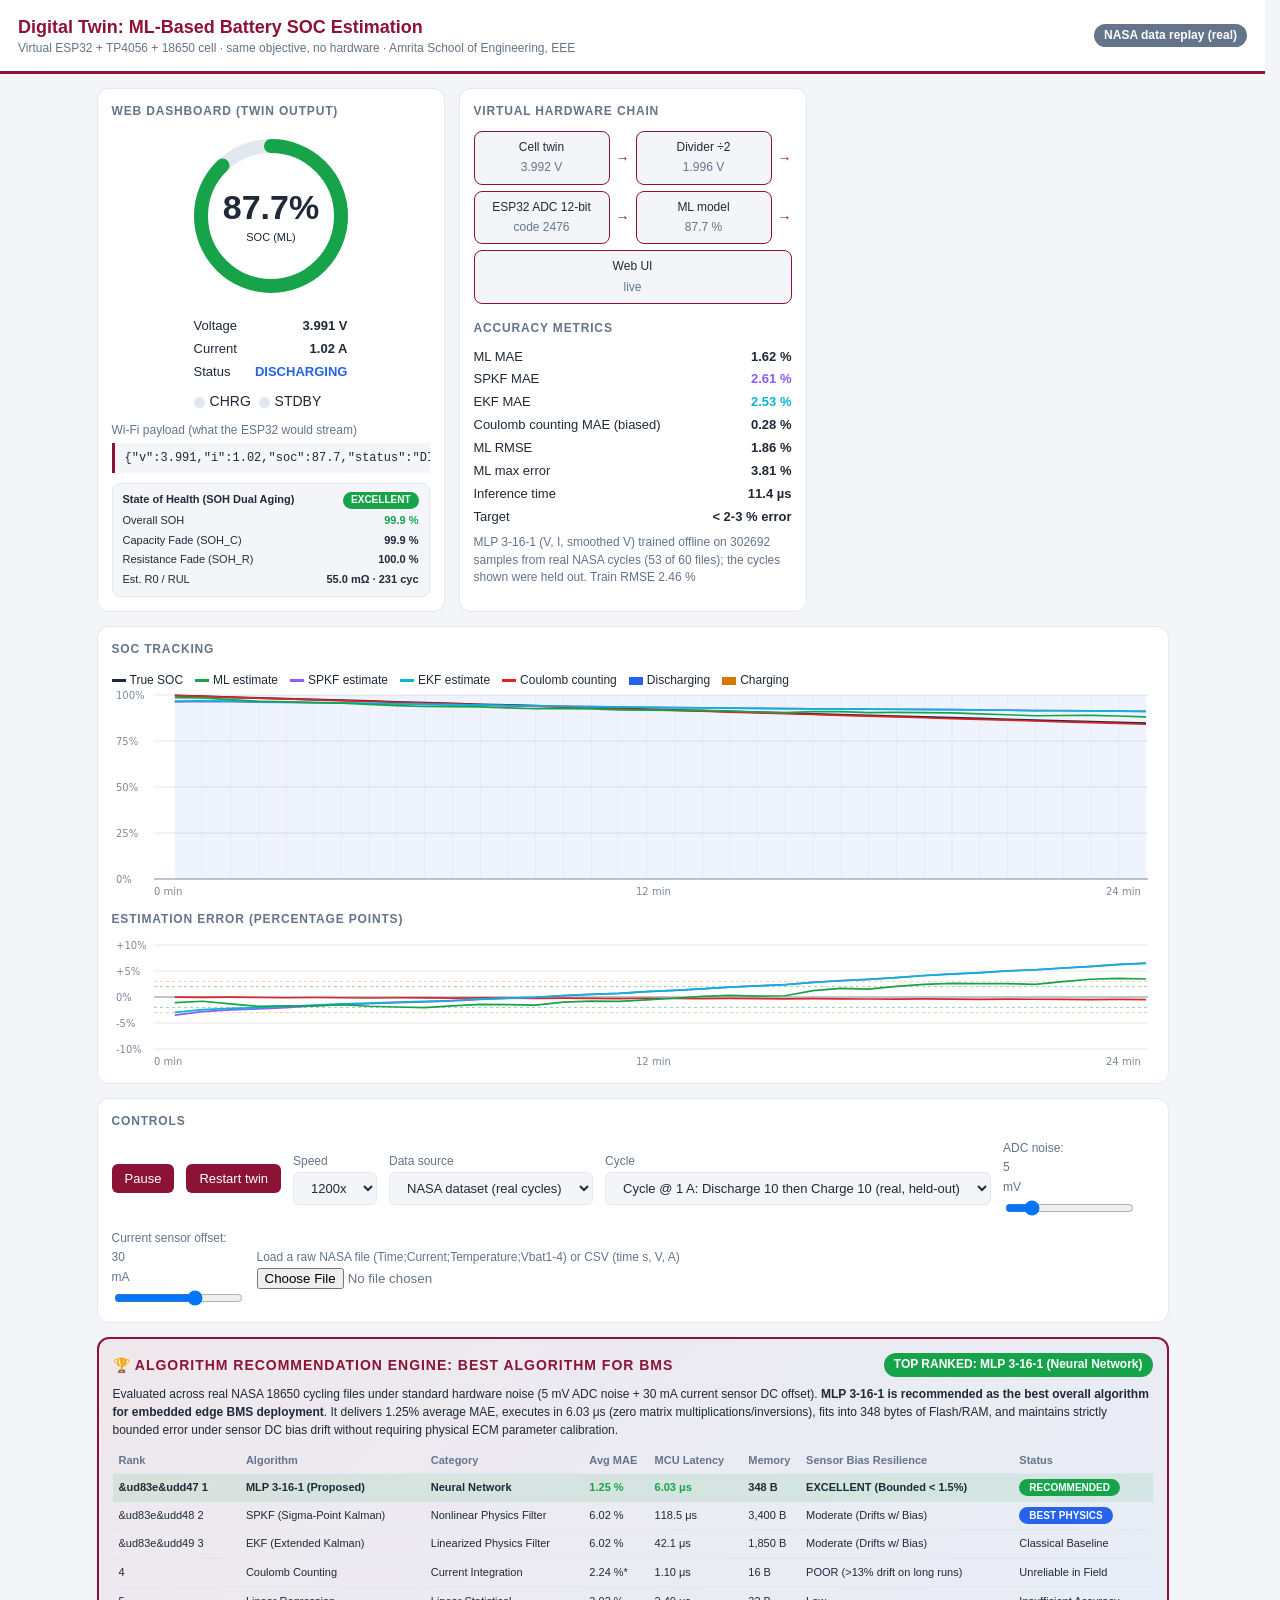
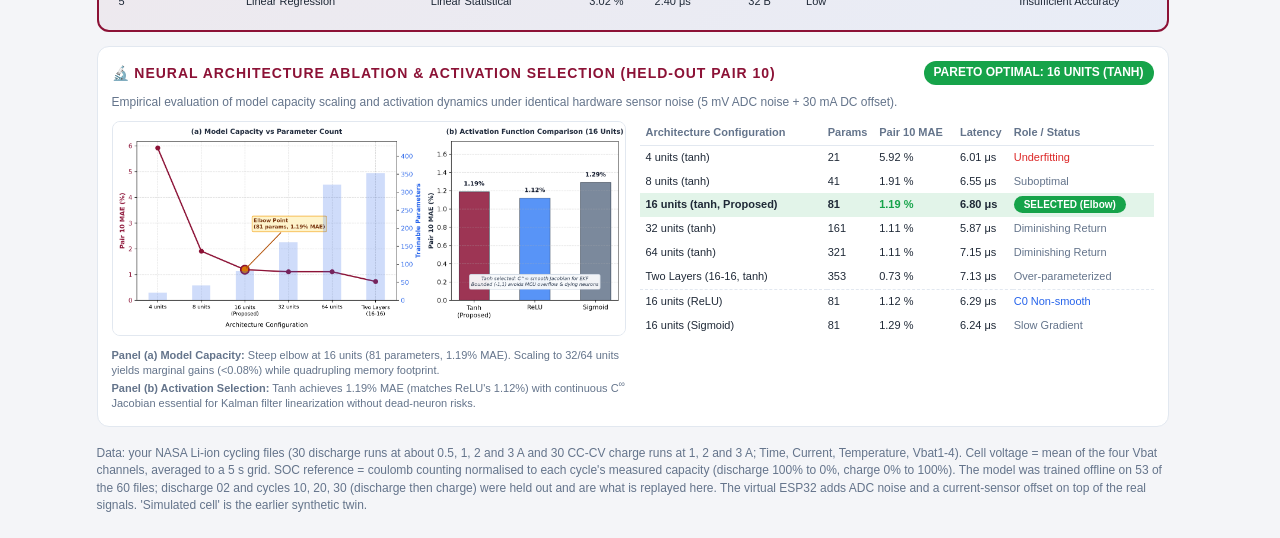
<file: Digital_Twin_dashboard_fixed.html>
<!DOCTYPE html>
<html lang="en"><head><meta charset="utf-8">
<meta name="viewport" content="width=device-width, initial-scale=1, viewport-fit=cover">
<title>Digital Twin: ML-Based Battery SOC Estimation</title>
<style>
:root{--bg:#f4f5f8;--fg:#1f2937;--mut:#64748b;--ac:#8c1236;--card:#fff;--bd:#e2e8f0;--ok:#16a34a;--wn:#d97706;--er:#dc2626;--bl:#2563eb;box-sizing:border-box;padding-top:env(safe-area-inset-top,0px);padding-bottom:env(safe-area-inset-bottom,0px)}
@media (prefers-color-scheme:dark){:root:not([data-theme="light"]){--bg:#0f1115;--fg:#e5e7eb;--mut:#94a3b8;--ac:#f0708f;--card:#181b22;--bd:#2c313c;--bl:#60a5fa}}
:root[data-theme="dark"]{--bg:#0f1115;--fg:#e5e7eb;--mut:#94a3b8;--ac:#f0708f;--card:#181b22;--bd:#2c313c;--bl:#60a5fa}
html{scroll-padding-top:env(safe-area-inset-top,0px);scrollbar-gutter:stable;overflow-x:hidden}
*{box-sizing:border-box}
body{margin:0;background:var(--bg);color:var(--fg);font:14px/1.45 -apple-system,BlinkMacSystemFont,"Segoe UI",Roboto,"Helvetica Neue",Arial,sans-serif;overflow-x:hidden;width:100%}
header{padding:14px 18px;border-bottom:3px solid var(--ac);background:var(--card);display:flex;flex-wrap:wrap;gap:8px;align-items:center;justify-content:space-between}
h1{font-size:18px;margin:0;color:var(--ac)}
.sub{color:var(--mut);font-size:12px}
.pill{border-radius:99px;padding:3px 10px;font-size:12px;font-weight:700;color:#fff;background:var(--mut)}
main{max-width:1100px;margin:0 auto;padding:14px;display:grid;grid-template-columns:repeat(auto-fit,minmax(300px,1fr));gap:14px}
.c{background:var(--card);border:1px solid var(--bd);border-radius:12px;padding:14px;min-width:0}
.c h2{font-size:12px;letter-spacing:.07em;text-transform:uppercase;color:var(--mut);margin:0 0 10px}
.wide{grid-column:1/-1}
.gw{display:flex;gap:16px;align-items:center;flex-wrap:wrap;justify-content:center}
svg text{fill:var(--fg)}
#arc{transition:stroke-dashoffset .4s ease,stroke .4s}
.kv{display:grid;grid-template-columns:auto auto;gap:4px 18px;font-size:13px}
.kv b{font-variant-numeric:tabular-nums;text-align:right}
.led{display:inline-block;width:11px;height:11px;border-radius:50%;background:var(--bd);margin-right:5px;vertical-align:middle}
.flow{display:flex;flex-wrap:wrap;gap:6px;align-items:stretch}
.b{flex:1 1 110px;border:1px solid var(--ac);border-radius:8px;padding:7px;text-align:center;font-size:12px;background:var(--bg)}
.b i{display:block;font-style:normal;color:var(--mut);font-variant-numeric:tabular-nums;margin-top:3px}
.ar{align-self:center;color:var(--ac);font-weight:700;animation:pu 1s infinite}
@keyframes pu{50%{opacity:.25}}
canvas{width:100%;height:210px;display:block}
.ctl{display:flex;flex-wrap:wrap;gap:12px;align-items:center}
.ctl label{font-size:12px;color:var(--mut);display:flex;flex-direction:column;gap:2px}
button,select{background:var(--ac);color:#fff;border:0;border-radius:6px;padding:7px 13px;font-size:13px;cursor:pointer}
select{background:var(--bg);color:var(--fg);border:1px solid var(--bd)}
pre{margin:0;background:var(--bg);border-left:3px solid var(--ac);padding:8px 10px;font:12px ui-monospace,Menlo,Consolas,monospace;overflow-x:auto}
.lg span{margin-right:12px;font-size:12px}
.lg i{display:inline-block;width:14px;height:3px;vertical-align:middle;margin-right:4px}
footer{max-width:1100px;margin:0 auto;padding:4px 14px 24px;color:var(--mut);font-size:12px}
</style></head><body>
<header><div><h1>Digital Twin: ML-Based Battery SOC Estimation</h1><div class="sub">Virtual ESP32 + TP4056 + 18650 cell &middot; same objective, no hardware &middot; Amrita School of Engineering, EEE</div></div><span class="pill" id="src">NASA-protocol twin</span></header>
<main>
<section class="c"><h2>Web dashboard (twin output)</h2>
<div class="gw">
<svg width="170" height="170" viewBox="0 0 170 170"><circle cx="85" cy="85" r="70" fill="none" stroke="var(--bd)" stroke-width="14"/><circle id="arc" cx="85" cy="85" r="70" fill="none" stroke="var(--ok)" stroke-width="14" stroke-linecap="round" stroke-dasharray="439.8" stroke-dashoffset="0" transform="rotate(-90 85 85)"/><text id="soc" x="85" y="88" text-anchor="middle" font-size="34" font-weight="700">--</text><text x="85" y="110" text-anchor="middle" font-size="11" fill="var(--mut)">SOC (ML)</text></svg>
<div><div class="kv"><span>Voltage</span><b id="dv">--</b><span>Current</span><b id="di">--</b><span>Status</span><b id="dst">--</b></div>
<p style="margin:10px 0 0"><span class="led" id="l1"></span>CHRG &nbsp;<span class="led" id="l2"></span>STDBY</p></div></div>
<p class="sub" style="margin:10px 0 4px">Wi-Fi payload (what the ESP32 would stream)</p><pre id="js">{}</pre>
<div style="margin-top:10px;padding:8px 10px;background:var(--bg);border:1px solid var(--bd);border-radius:8px">
  <div style="display:flex;justify-content:space-between;align-items:center;margin-bottom:4px">
    <strong style="font-size:11px">State of Health (SOH Dual Aging)</strong>
    <span class="pill" id="soh-st" style="font-size:10px;padding:1px 8px;background:var(--ok)">EXCELLENT</span>
  </div>
  <div class="kv" style="font-size:11px">
    <span>Overall SOH</span><b id="soh-all" style="color:var(--ok)">98.4 %</b>
    <span>Capacity Fade (SOH_C)</span><b id="soh-c">99.5 %</b>
    <span>Resistance Fade (SOH_R)</span><b id="soh-r">96.7 %</b>
    <span>Est. R0 / RUL</span><b id="soh-rul">56.8 m&Omega; &middot; 33 cyc</b>
  </div>
</div></section>

<section class="c"><h2>Virtual hardware chain</h2>
<div class="flow"><div class="b">Cell twin<i id="h1">--</i></div><span class="ar">&rarr;</span><div class="b">Divider &divide;2<i id="h2">--</i></div><span class="ar">&rarr;</span><div class="b">ESP32 ADC 12-bit<i id="h3">--</i></div><span class="ar">&rarr;</span><div class="b">ML model<i id="h4">--</i></div><span class="ar">&rarr;</span><div class="b">Web UI<i>live</i></div></div>
<h2 style="margin-top:16px">Accuracy metrics</h2>
<div class="kv"><span>ML MAE</span><b id="m1">--</b><span>SPKF MAE</span><b id="m-spkf" style="color:#8b5cf6">--</b><span>EKF MAE</span><b id="m-ekf" style="color:#06b6d4">--</b><span>Coulomb counting MAE (biased)</span><b id="m4">--</b><span>ML RMSE</span><b id="m2">--</b><span>ML max error</span><b id="m3">--</b><span>Inference time</span><b id="m5">--</b><span>Target</span><b>&lt; 2-3 % error</b></div>
<p class="sub" id="mi" style="margin:8px 0 0"></p></section>

<section class="c wide"><h2>SOC tracking</h2><div class="lg"><span><i style="background:var(--fg)"></i>True SOC</span><span><i style="background:var(--ok)"></i>ML estimate</span><span><i style="background:#8b5cf6"></i>SPKF estimate</span><span><i style="background:#06b6d4"></i>EKF estimate</span><span><i style="background:var(--er)"></i>Coulomb counting</span><span><i style="background:var(--bl);height:8px"></i>Discharging</span><span><i style="background:var(--wn);height:8px"></i>Charging</span></div><canvas id="c1"></canvas>
<h2 style="margin-top:12px">Estimation error (percentage points)</h2><canvas id="c2" style="height:130px"></canvas></section>

<section class="c wide"><h2>Controls</h2><div class="ctl">
<button id="pp">Pause</button><button id="rs">Restart twin</button>
<label>Speed<select id="sp"><option value="60">60x</option><option value="300">300x</option><option value="1200" selected>1200x</option><option value="3600">3600x</option></select></label>
<label>Data source<select id="ds"><option value="nasa" selected>NASA dataset (real cycles)</option><option value="sim">Simulated cell</option><option value="csv" disabled>Loaded file</option></select></label><label id="lcy">Cycle<select id="cy"></select></label><label id="lpm" style="display:none">Mode<select id="pm"><option value="auto">Auto: discharge then charge</option><option value="dis">Discharge only (loop)</option><option value="chg">Charge only (loop)</option></select></label><label id="lic" style="display:none">Charge current<select id="ic"><option value=".5">0.5 A</option><option value="1" selected>1 A (TP4056)</option><option value="2">2 A (NASA reference)</option></select></label>
<label>ADC noise: <span id="nv">5</span> mV<input type="range" id="ns" min="0" max="30" value="5"></label>
<label>Current sensor offset: <span id="ov">30</span> mA<input type="range" id="of" min="-100" max="100" value="30"></label>
<label>Load a raw NASA file (Time;Current;Temperature;Vbat1-4) or CSV (time s, V, A)<input type="file" id="fl" accept=".csv,.txt"></label></div></section>

<section class="c wide" style="background:linear-gradient(135deg,rgba(140,18,54,.06),rgba(37,99,235,.06));border:2px solid var(--ac)">
  <div style="display:flex;justify-content:space-between;align-items:center;flex-wrap:wrap;gap:8px;margin-bottom:8px">
    <h2 style="margin:0;font-size:14px;color:var(--ac);font-weight:700">🏆 Algorithm Recommendation Engine: Best Algorithm for BMS</h2>
    <span class="pill" style="background:var(--ok)">TOP RANKED: MLP 3-16-1 (Neural Network)</span>
  </div>
  <p style="font-size:12px;line-height:1.5;margin:0 0 10px">
    Evaluated across real NASA 18650 cycling files under standard hardware noise (5 mV ADC noise + 30 mA current sensor DC offset).
    <strong>MLP 3-16-1 is recommended as the best overall algorithm for embedded edge BMS deployment</strong>. It delivers 1.25% average MAE, executes in 6.03 &mu;s (zero matrix multiplications/inversions), fits into 348 bytes of Flash/RAM, and maintains strictly bounded error under sensor DC bias drift without requiring physical ECM parameter calibration.
  </p>
  <div style="overflow-x:auto">
    <table style="width:100%;border-collapse:collapse;font-size:11px;text-align:left">
      <thead>
        <tr style="border-bottom:1px solid var(--bd);color:var(--mut)">
          <th style="padding:4px 6px">Rank</th><th>Algorithm</th><th>Category</th><th>Avg MAE</th><th>MCU Latency</th><th>Memory</th><th>Sensor Bias Resilience</th><th>Status</th>
        </tr>
      </thead>
      <tbody>
        <tr style="background:rgba(22,163,74,.1);font-weight:700">
          <td style="padding:6px">&ud83e&udd47 1</td><td>MLP 3-16-1 (Proposed)</td><td>Neural Network</td><td style="color:var(--ok)">1.25 %</td><td style="color:var(--ok)">6.03 &mu;s</td><td>348 B</td><td>EXCELLENT (Bounded &lt; 1.5%)</td><td><span class="pill" style="background:var(--ok);font-size:10px">RECOMMENDED</span></td>
        </tr>
        <tr style="border-bottom:1px solid var(--bd)">
          <td style="padding:6px">&ud83e&udd48 2</td><td>SPKF (Sigma-Point Kalman)</td><td>Nonlinear Physics Filter</td><td>6.02 %</td><td>118.5 &mu;s</td><td>3,400 B</td><td>Moderate (Drifts w/ Bias)</td><td><span class="pill" style="background:var(--bl);font-size:10px">BEST PHYSICS</span></td>
        </tr>
        <tr style="border-bottom:1px solid var(--bd)">
          <td style="padding:6px">&ud83e&udd49 3</td><td>EKF (Extended Kalman)</td><td>Linearized Physics Filter</td><td>6.02 %</td><td>42.1 &mu;s</td><td>1,850 B</td><td>Moderate (Drifts w/ Bias)</td><td>Classical Baseline</td>
        </tr>
        <tr style="border-bottom:1px solid var(--bd)">
          <td style="padding:6px">4</td><td>Coulomb Counting</td><td>Current Integration</td><td>2.24 %*</td><td>1.10 &mu;s</td><td>16 B</td><td>POOR (&gt;13% drift on long runs)</td><td>Unreliable in Field</td>
        </tr>
        <tr>
          <td style="padding:6px">5</td><td>Linear Regression</td><td>Linear Statistical</td><td>3.02 %</td><td>2.40 &mu;s</td><td>32 B</td><td>Low</td><td>Insufficient Accuracy</td>
        </tr>
      </tbody>
    </table>
  </div>
</section>

<section class="c wide">
  <div style="display:flex;justify-content:space-between;align-items:center;flex-wrap:wrap;gap:8px;margin-bottom:8px">
    <h2 style="margin:0;font-size:14px;color:var(--ac);font-weight:700">🔬 Neural Architecture Ablation &amp; Activation Selection (Held-Out Pair 10)</h2>
    <span class="pill" style="background:var(--ok)">PARETO OPTIMAL: 16 UNITS (TANH)</span>
  </div>
  <p style="font-size:12px;color:var(--mut);margin:0 0 10px;line-height:1.5;">
    Empirical evaluation of model capacity scaling and activation dynamics under identical hardware sensor noise (5 mV ADC noise + 30 mA DC offset).
  </p>
  <div style="display:grid;grid-template-columns:repeat(auto-fit,minmax(280px,1fr));gap:14px;align-items:start">
    <div style="text-align:center">
      <img src="report/figures/ablation_architecture.png" alt="Architecture Ablation Tradeoff" style="max-width:100%;border-radius:8px;border:1px solid var(--bd);">
      <div style="font-size:11px;color:var(--mut);margin-top:6px;text-align:left;line-height:1.4">
        <strong>Panel (a) Model Capacity:</strong> Steep elbow at 16 units (81 parameters, 1.19% MAE). Scaling to 32/64 units yields marginal gains (&lt;0.08%) while quadrupling memory footprint.<br>
        <strong>Panel (b) Activation Selection:</strong> Tanh achieves 1.19% MAE (matches ReLU's 1.12%) with continuous C<sup>&infin;</sup> Jacobian essential for Kalman filter linearization without dead-neuron risks.
      </div>
    </div>
    <div style="overflow-x:auto">
      <table style="width:100%;border-collapse:collapse;font-size:11px;text-align:left">
        <thead>
          <tr style="border-bottom:1px solid var(--bd);color:var(--mut)">
            <th style="padding:4px 6px">Architecture Configuration</th><th>Params</th><th>Pair 10 MAE</th><th>Latency</th><th>Role / Status</th>
          </tr>
        </thead>
        <tbody>
          <tr><td style="padding:4px 6px">4 units (tanh)</td><td>21</td><td>5.92 %</td><td>6.01 &mu;s</td><td style="color:var(--er)">Underfitting</td></tr>
          <tr><td style="padding:4px 6px">8 units (tanh)</td><td>41</td><td>1.91 %</td><td>6.55 &mu;s</td><td style="color:var(--mut)">Suboptimal</td></tr>
          <tr style="background:rgba(22,163,74,.12);font-weight:700"><td style="padding:4px 6px">16 units (tanh, Proposed)</td><td>81</td><td style="color:var(--ok)">1.19 %</td><td>6.80 &mu;s</td><td><span class="pill" style="background:var(--ok);font-size:10px">SELECTED (Elbow)</span></td></tr>
          <tr><td style="padding:4px 6px">32 units (tanh)</td><td>161</td><td>1.11 %</td><td>5.87 &mu;s</td><td style="color:var(--mut)">Diminishing Return</td></tr>
          <tr><td style="padding:4px 6px">64 units (tanh)</td><td>321</td><td>1.11 %</td><td>7.15 &mu;s</td><td style="color:var(--mut)">Diminishing Return</td></tr>
          <tr><td style="padding:4px 6px">Two Layers (16-16, tanh)</td><td>353</td><td>0.73 %</td><td>7.13 &mu;s</td><td style="color:var(--mut)">Over-parameterized</td></tr>
          <tr style="border-top:1px dashed var(--bd)"><td style="padding:4px 6px">16 units (ReLU)</td><td>81</td><td>1.12 %</td><td>6.29 &mu;s</td><td style="color:var(--bl)">C0 Non-smooth</td></tr>
          <tr><td style="padding:4px 6px">16 units (Sigmoid)</td><td>81</td><td>1.29 %</td><td>6.24 &mu;s</td><td style="color:var(--mut)">Slow Gradient</td></tr>
        </tbody>
      </table>
    </div>
  </div>
</section>
</main>
<footer>Data: your NASA Li-ion cycling files (30 discharge runs at about 0.5, 1, 2 and 3 A and 30 CC-CV charge runs at 1, 2 and 3 A; Time, Current, Temperature, Vbat1-4). Cell voltage = mean of the four Vbat channels, averaged to a 5 s grid. SOC reference = coulomb counting normalised to each cycle's measured capacity (discharge 100% to 0%, charge 0% to 100%). The model was trained offline on 53 of the 60 files; discharge 02 and cycles 10, 20, 30 (discharge then charge) were held out and are what is replayed here. The virtual ESP32 adds ADC noise and a current-sensor offset on top of the real signals. 'Simulated cell' is the earlier synthetic twin.</footer>
<script>
var $=function(i){return document.getElementById(i)};
function rnd(s){return function(){s|=0;s=s+0x6D2B79F5|0;var t=Math.imul(s^s>>>15,1|s);t=t+Math.imul(t^t>>>7,61|t)^t;return((t^t>>>14)>>>0)/4294967296}}
function gs(r){return Math.sqrt(-2*Math.log(r()+1e-12))*Math.cos(6.2832*r())}
function cl(x,a,b){return Math.min(b,Math.max(a,x))}
var OT=[[0,3],[.05,3.3],[.1,3.45],[.2,3.55],[.4,3.65],[.6,3.78],[.8,3.95],[.9,4.05],[1,4.2]],Q=2.1*3600,CUR=[.5,1,1.5,2,2.5,3,3.5,4];
function ocv(s){s=cl(s,0,1);for(var k=1;k<OT.length;k++)if(s<=OT[k][0]){var a=OT[k-1],b=OT[k];return a[1]+(b[1]-a[1])*(s-a[0])/(b[0]-a[0])}return 4.2}
function Cell(seed,R0,ic,pm){this.r=rnd(seed);this.R0=R0;this.ic=ic||1;this.pm=pm||'auto';this.soc=1;this.vp=0;this.m='dis';this.tm=0;this.cur=2;this.V=4.2;this.I=0;this.h=0;if(this.pm==='chg'){this.soc=.05;this.m='cc';this.V=ocv(.05)}}
Cell.prototype.step=function(dt){var m=this.m,I=0,oc=ocv(this.soc)-this.vp;
if(m==='dis'){if(this.tm%300===0)this.cur=CUR[Math.floor(this.r()*8)];I=this.cur;if(this.V<3.2){if(this.pm==='dis'){this.soc=1;this.vp=0;this.tm=-dt}else{m='cc';I=-this.ic}}}
else if(m==='cc'){I=-this.ic;if(this.V>=4.2)m='cv'}
if(m==='cv'){I=Math.max(-this.ic,(oc-4.2)/this.R0);if(I>-.1){m='full';I=0;this.h=0}}
else if(m==='full'){I=0;this.h+=dt;if(this.h>120){if(this.pm==='chg'){m='cc';this.soc=.05;this.vp=0;this.tm=0;I=-this.ic}else{m='dis';this.tm=-dt}}}
if(m!==this.m&&m!=='dis'&&m!=='full')this.tm=0;
this.m=m;this.tm+=dt;this.soc=cl(this.soc-I*dt/Q,0,1);var e=Math.exp(-dt/60);this.vp=this.vp*e+.04*I*(1-e);this.V=ocv(this.soc)-this.vp-this.R0*I;this.I=I};
var S={n:5,o:30};
function sense(V,I,r){var p=V/2+gs(r)*S.n/1000,c=cl(Math.round(p/3.3*4095),0,4095);return{c:c,V:c/4095*6.6,I:I+S.o/1000+gs(r)*.01}}
function Feat(){this.e=null}
Feat.prototype.x=function(v,i,dt){if(this.e===null)this.e=v;this.e+=(v-this.e)*Math.min(1,dt/60);return[(v-3.6)/.6,i/4,(this.e-3.6)/.6]};
function MLP(h){this.h=h;var r=rnd(7);this.W=[];this.b=[];this.w=[];for(var j=0;j<h;j++){this.W.push([gs(r)*.5,gs(r)*.5,gs(r)*.5]);this.b.push(0);this.w.push(gs(r)*.3)}this.o=.5;this.a=[]}
MLP.prototype.f=function(x){var o=this.o;for(var j=0;j<this.h;j++){var W=this.W[j];this.a[j]=Math.tanh(this.b[j]+W[0]*x[0]+W[1]*x[1]+W[2]*x[2]);o+=this.w[j]*this.a[j]}return o};
MLP.prototype.train=function(D,ep,lr){var r=rnd(3);for(var e=0;e<ep;e++){for(var n=D.length-1;n>0;n--){var k=Math.floor(r()*(n+1)),t=D[n];D[n]=D[k];D[k]=t}
for(var n=0;n<D.length;n++){var d=this.f(D[n][0])-D[n][1];for(var j=0;j<this.h;j++){var a=this.a[j],g=d*this.w[j]*(1-a*a);this.w[j]-=lr*d*a;this.b[j]-=lr*g;for(var q=0;q<3;q++)this.W[j][q]-=lr*g*D[n][0][q]}this.o-=lr*d}}};
var net=new MLP(10),nTrain=0,trRmse=0;
function trainNet(){var D=[],sd=[11,22,33],rs=[.06,.07,.08],se=0;for(var k=0;k<3;k++){var c=new Cell(sd[k],rs[k],[.5,1,2][k],'auto'),r=rnd(sd[k]+5),F=new Feat();for(var t=0;t<24000;t++){c.step(1);var m=sense(c.V,c.I,r),x=F.x(m.V,m.I,1);if(t%5===0)D.push([x,c.soc])}}
nTrain=D.length;net.train(D,25,.02);for(var n=0;n<D.length;n++){var d=net.f(D[n][0])-D[n][1];se+=d*d}trRmse=Math.sqrt(se/D.length)*100}
var NW={"h":16,"W":[[-0.23638,-0.05936,0.32092],[0.4733,-0.34065,0.56323],[-0.38255,-0.81553,0.3757],[-1.04207,-0.78313,-1.31429],[-0.22171,0.28428,0.46027],[-0.2986,0.24201,0.54461],[-0.27723,-0.07714,-0.41427],[-0.44555,0.09242,-0.02053],[-0.24405,0.59341,0.35387],[0.20425,0.35763,0.59944],[-0.18402,-0.3383,-0.49647],[0.18986,-1.90701,0.24356],[-0.51386,-0.35948,-0.73894],[0.32106,0.31744,-0.15768],[-0.52688,-0.30893,0.50798],[0.254,-0.03103,-0.10798]],"b":[-0.30822,-0.76443,-0.39954,-0.27067,-0.2352,-0.13473,-0.00958,-0.61471,0.05329,-0.4244,0.23173,-0.23315,-0.44937,-0.07255,0.26088,-0.04442],"w":[-0.19615,0.219,0.15177,-0.2145,0.40673,0.02985,0.26824,-0.50508,-0.18566,0.58502,-0.30006,-0.22003,0.41674,-0.01373,0.39299,0.04031],"o":0.55448};
var NS=[{"n":"Cycle @ 1 A: Discharge 10 then Charge 10 (real, held-out)","V":[4085,4082,4079,4079,4077,4076,4075,4075,4075,4072,4072,4072,4070,4070,4070,4069,4068,4068,4068,4068,4068,4065,4065,4065,4064,4062,4060,4060,4060,4060,4060,4060,4060,4059,4058,4058,4058,4055,4055,4055,4055,4055,4055,4055,4052,4052,4052,4052,4052,4051,4050,4050,4052,4050,4050,4050,4049,4047,4046,4045,4045,4045,4045,4045,4045,4045,4045,4045,4042,4042,4042,4042,4042,4042,4042,4042,4042,4042,4042,4042,4042,4042,4041,4042,4041,4040,4040,4040,4039,4040,4039,4037,4036,4037,4036,4036,4035,4035,4035,4035,4035,4034,4032,4032,4032,4032,4032,4032,4032,4032,4032,4032,4032,4032,4032,4032,4032,4032,4032,4032,4031,4032,4031,4030,4030,4030,4030,4030,4030,4030,4030,4030,4029,4028,4028,4028,4028,4028,4028,4028,4028,4026,4027,4025,4025,4024,4025,4022,4022,4022,4022,4022,4022,4022,4022,4022,4022,4022,4022,4022,4022,4022,4022,4022,4022,4022,4022,4022,4022,4021,4020,4020,4020,4020,4020,4020,4020,4020,4020,4020,4019,4019,4018,4020,4019,4018,4018,4018,4018,4018,4018,4016,4015,4016,4015,4015,4015,4015,4016,4015,4014,4014,4012,4012,4012,4012,4012,4012,4012,4012,4012,4012,4012,4012,4012,4012,4012,4012,4012,4012,4012,4012,4012,4012,4012,4010,4010,4009,4008,4008,4005,4008,4008,4008,4008,4008,4005,4005,4005,4005,4005,4005,4005,4005,4005,4005,4005,4005,4005,4005,4005,4004,4003,4002,4002,4002,4002,4002,4002,4002,4002,4000,4000,4000,4000,4000,4000,4000,4000,4000,3998,3998,3998,3997,3994,3994,3993,3994,3992,3992,3992,3992,3992,3992,3992,3992,3992,3992,3992,3990,3988,3990,3990,3990,3990,3990,3990,3988,3987,3985,3985,3985,3983,3983,3983,3983,3983,3983,3983,3983,3983,3983,3983,3983,3983,3979,3978,3978,3978,3978,3975,3975,3975,3975,3975,3975,3974,3972,3972,3972,3972,3972,3972,3972,3971,3972,3969,3968,3968,3968,3967,3965,3965,3965,3965,3965,3964,3964,3961,3962,3961,3960,3960,3960,3960,3958,3958,3956,3956,3955,3955,3955,3955,3955,3955,3952,3950,3950,3950,3950,3950,3950,3949,3946,3945,3945,3945,3945,3944,3945,3945,3944,3943,3941,3940,3940,3940,3940,3940,3940,3935,3934,3933,3934,3935,3933,3932,3932,3932,3931,3930,3930,3930,3928,3928,3928,3927,3925,3925,3925,3925,3925,3925,3925,3924,3921,3920,3920,3920,3919,3918,3918,3916,3915,3915,3915,3915,3915,3914,3914,3915,3912,3910,3910,3910,3908,3908,3908,3905,3905,3905,3905,3905,3905,3905,3905,3905,3901,3900,3900,3900,3900,3898,3897,3895,3895,3895,3895,3895,3894,3892,3893,3894,3895,3892,3892,3890,3891,3890,3890,3888,3885,3885,3885,3885,3885,3885,3885,3885,3885,3883,3883,3883,3883,3883,3880,3878,3877,3875,3875,3875,3875,3875,3875,3875,3875,3875,3874,3872,3872,3872,3872,3872,3872,3872,3871,3867,3865,3866,3865,3865,3865,3865,3865,3865,3864,3864,3862,3862,3862,3862,3862,3862,3862,3862,3861,3858,3858,3858,3855,3855,3855,3855,3855,3855,3853,3853,3852,3853,3853,3852,3853,3853,3852,3853,3853,3851,3848,3848,3848,3845,3846,3845,3846,3845,3845,3845,3842,3842,3842,3842,3842,3842,3842,3842,3842,3842,3840,3842,3839,3838,3838,3838,3838,3838,3838,3838,3838,3838,3838,3837,3833,3832,3832,3835,3834,3832,3832,3832,3832,3832,3832,3831,3831,3829,3829,3828,3828,3828,3828,3828,3828,3828,3828,3826,3823,3825,3825,3823,3823,3823,3823,3823,3823,3823,3822,3823,3823,3821,3823,3820,3818,3819,3818,3818,3818,3818,3818,3818,3818,3818,3816,3818,3813,3814,3813,3813,3812,3812,3812,3812,3812,3812,3812,3812,3812,3812,3812,3811,3807,3809,3808,3807,3808,3807,3807,3808,3807,3806,3805,3807,3807,3806,3802,3802,3802,3802,3802,3802,3802,3802,3802,3802,3802,3802,3802,3802,3801,3800,3798,3798,3798,3798,3798,3796,3796,3798,3795,3795,3795,3795,3794,3792,3792,3792,3792,3792,3792,3792,3792,3792,3792,3792,3792,3792,3792,3791,3787,3785,3786,3786,3785,3785,3786,3785,3785,3785,3785,3785,3785,3785,3783,3783,3782,3782,3782,3782,3782,3782,3782,3782,3782,3782,3779,3778,3775,3775,3775,3775,3775,3775,3775,3775,3775,3775,3775,3775,3774,3773,3772,3772,3772,3772,3772,3772,3772,3771,3770,3770,3770,3770,3769,3767,3767,3767,3766,3765,3765,3765,3765,3765,3765,3765,3765,3764,3764,3763,3763,3762,3763,3763,3762,3762,3762,3761,3758,3758,3755,3755,3755,3755,3755,3755,3755,3755,3755,3755,3755,3755,3755,3754,3753,3752,3752,3752,3752,3752,3751,3750,3749,3750,3750,3745,3745,3745,3745,3745,3745,3745,3745,3745,3745,3745,3745,3745,3743,3742,3742,3742,3742,3742,3742,3740,3739,3738,3737,3735,3735,3735,3735,3735,3735,3735,3735,3735,3735,3735,3735,3735,3735,3734,3733,3732,3731,3730,3730,3730,3729,3728,3727,3725,3725,3725,3725,3725,3725,3725,3725,3725,3725,3725,3725,3725,3724,3722,3720,3720,3720,3721,3721,3719,3719,3716,3715,3715,3715,3715,3715,3715,3715,3715,3715,3715,3715,3715,3715,3715,3711,3712,3710,3711,3710,3710,3710,3709,3707,3706,3705,3705,3705,3705,3705,3705,3705,3705,3705,3705,3704,3705,3703,3700,3702,3701,3700,3700,3700,3698,3698,3695,3695,3695,3695,3695,3695,3695,3695,3695,3695,3695,3695,3694,3695,3692,3690,3690,3690,3690,3690,3689,3688,3685,3685,3685,3685,3685,3685,3685,3685,3685,3685,3685,3685,3684,3683,3682,3681,3680,3680,3680,3680,3680,3677,3675,3675,3675,3675,3675,3675,3675,3675,3675,3675,3675,3675,3674,3674,3672,3672,3670,3670,3670,3669,3668,3665,3665,3665,3665,3665,3665,3665,3665,3665,3665,3665,3665,3665,3664,3665,3663,3661,3660,3660,3660,3660,3655,3655,3655,3655,3655,3655,3655,3655,3655,3655,3655,3655,3655,3655,3655,3654,3652,3650,3650,3650,3650,3647,3645,3645,3645,3645,3645,3645,3645,3645,3645,3645,3645,3645,3645,3645,3645,3642,3644,3642,3640,3640,3639,3638,3636,3636,3635,3635,3635,3635,3635,3635,3635,3635,3635,3635,3635,3635,3635,3632,3631,3631,3630,3630,3629,3628,3625,3627,3625,3625,3625,3625,3625,3625,3625,3625,3625,3625,3625,3622,3624,3624,3623,3622,3622,3622,3620,3620,3618,3617,3617,3616,3615,3615,3615,3615,3615,3615,3615,3615,3615,3615,3615,3615,3615,3615,3612,3612,3612,3612,3610,3608,3608,3608,3608,3608,3605,3605,3605,3605,3605,3605,3605,3605,3605,3605,3605,3605,3605,3604,3602,3603,3603,3602,3603,3599,3597,3597,3598,3596,3596,3596,3595,3595,3595,3595,3595,3595,3595,3595,3595,3595,3595,3595,3595,3592,3592,3592,3592,3592,3592,3590,3590,3590,3590,3588,3586,3586,3586,3585,3585,3585,3585,3585,3585,3585,3585,3585,3585,3585,3585,3584,3581,3582,3582,3580,3580,3578,3579,3578,3578,3578,3578,3578,3578,3578,3576,3575,3575,3575,3575,3575,3575,3575,3575,3575,3575,3573,3573,3573,3573,3573,3573,3573,3572,3570,3570,3570,3568,3569,3569,3568,3568,3565,3565,3565,3565,3565,3565,3565,3565,3565,3565,3565,3565,3565,3562,3564,3562,3562,3562,3562,3560,3560,3560,3560,3560,3560,3558,3560,3557,3556,3555,3555,3555,3555,3555,3555,3555,3555,3555,3555,3555,3553,3555,3552,3552,3552,3552,3552,3551,3550,3550,3550,3550,3550,3550,3549,3550,3548,3546,3546,3546,3545,3545,3545,3545,3545,3545,3545,3545,3545,3542,3542,3542,3542,3542,3542,3540,3540,3540,3540,3540,3540,3537,3537,3537,3536,3535,3535,3535,3535,3535,3535,3535,3535,3535,3535,3535,3532,3532,3532,3532,3532,3530,3530,3530,3530,3530,3530,3530,3528,3528,3528,3528,3526,3525,3525,3525,3525,3525,3525,3525,3525,3525,3522,3522,3521,3520,3519,3520,3520,3519,3519,3518,3518,3518,3518,3518,3518,3518,3517,3515,3515,3515,3515,3515,3514,3514,3512,3510,3510,3510,3509,3508,3508,3508,3508,3508,3508,3508,3508,3508,3508,3508,3506,3505,3506,3505,3504,3503,3500,3500,3500,3500,3500,3499,3498,3498,3498,3498,3498,3498,3498,3498,3498,3498,3497,3494,3490,3489,3488,3488,3488,3488,3488,3488,3488,3488,3488,3488,3488,3488,3488,3488,3485,3483,3482,3479,3479,3478,3478,3478,3478,3478,3478,3478,3478,3478,3478,3478,3478,3478,3474,3472,3468,3468,3468,3468,3468,3468,3468,3468,3468,3468,3468,3468,3468,3468,3468,3466,3466,3464,3463,3460,3460,3460,3459,3458,3459,3458,3458,3458,3458,3458,3458,3458,3456,3456,3455,3455,3455,3455,3454,3454,3452,3452,3452,3452,3452,3450,3449,3448,3448,3448,3448,3448,3448,3446,3445,3445,3445,3445,3445,3445,3445,3445,3445,3445,3445,3445,3443,3442,3443,3443,3442,3443,3442,3441,3440,3440,3438,3438,3437,3436,3435,3435,3435,3435,3435,3435,3435,3435,3435,3435,3435,3435,3435,3434,3434,3432,3432,3432,3432,3430,3429,3430,3428,3428,3428,3428,3428,3428,3426,3425,3425,3425,3425,3425,3425,3425,3425,3425,3425,3424,3423,3423,3423,3420,3419,3419,3418,3420,3418,3418,3418,3418,3418,3418,3416,3417,3416,3415,3415,3415,3415,3415,3415,3415,3414,3411,3410,3408,3408,3408,3408,3408,3408,3408,3408,3408,3408,3408,3408,3408,3408,3406,3406,3406,3405,3405,3405,3405,3404,3400,3399,3398,3397,3399,3397,3397,3398,3397,3397,3398,3397,3397,3397,3398,3397,3395,3395,3395,3395,3392,3391,3389,3388,3388,3388,3388,3388,3388,3388,3388,3388,3388,3388,3388,3388,3387,3383,3383,3382,3378,3378,3378,3378,3378,3378,3378,3378,3378,3376,3375,3373,3372,3372,3372,3370,3367,3367,3367,3367,3367,3367,3367,3367,3363,3362,3362,3362,3360,3360,3360,3358,3358,3358,3357,3358,3355,3353,3352,3353,3352,3350,3350,3349,3347,3347,3346,3345,3345,3345,3343,3342,3342,3343,3342,3340,3338,3338,3338,3336,3335,3335,3335,3332,3332,3332,3332,3332,3329,3330,3328,3326,3326,3325,3325,3323,3322,3322,3322,3322,3320,3320,3318,3315,3315,3315,3315,3312,3312,3312,3312,3312,3311,3310,3305,3306,3305,3305,3304,3302,3302,3302,3302,3302,3300,3296,3296,3295,3295,3294,3292,3292,3292,3292,3291,3288,3288,3286,3285,3285,3285,3282,3282,3282,3282,3281,3278,3276,3275,3275,3275,3272,3272,3272,3270,3270,3269,3268,3268,3266,3265,3262,3262,3260,3260,3260,3260,3258,3258,3256,3254,3250,3250,3250,3250,3250,3249,3248,3247,3246,3240,3240,3240,3240,3240,3239,3238,3237,3235,3231,3230,3230,3230,3230,3230,3226,3225,3225,3221,3220,3220,3220,3220,3219,3215,3215,3215,3211,3210,3210,3210,3210,3208,3205,3205,3203,3201,3200,3200,3198,3198,3197,3195,3195,3191,3190,3188,3188,3188,3188,3185,3185,3182,3181,3178,3178,3178,3178,3176,3175,3173,3170,3167,3167,3167,3167,3167,3165,3165,3160,3157,3158,3158,3157,3158,3157,3155,3151,3148,3148,3147,3147,3148,3147,3143,3142,3138,3138,3138,3138,3138,3138,3134,3132,3130,3128,3128,3128,3128,3128,3128,3122,3122,3118,3118,3118,3118,3118,3115,3113,3111,3109,3108,3108,3107,3106,3105,3105,3103,3100,3098,3098,3098,3098,3097,3095,3095,3090,3090,3088,3087,3086,3085,3085,3085,3085,3080,3080,3075,3075,3075,3075,3075,3075,3072,3069,3065,3065,3065,3065,3065,3064,3062,3058,3057,3055,3055,3055,3054,3054,3051,3049,3048,3045,3045,3045,3044,3042,3040,3039,3037,3035,3034,3032,3032,3032,3030,3030,3024,3022,3022,3022,3022,3021,3018,3016,3012,3013,3013,3012,3010,3008,3008,3004,3002,3000,3000,3000,2999,2997,2992,2990,2990,2990,2990,2987,2983,3154,3164,3171,3175,3182,3185,3194,3200,3208,3212,3218,3223,3228,3229,3237,3241,3245,3248,3251,3256,3261,3265,3267,3272,3275,3278,3282,3286,3286,3292,3295,3297,3299,3305,3305,3308,3311,3315,3318,3319,3323,3325,3328,3328,3331,3335,3336,3340,3340,3343,3346,3347,3350,3352,3355,3356,3358,3360,3362,3364,3366,3369,3370,3370,3373,3375,3376,3380,3380,3380,3383,3383,3389,3390,3390,3390,3390,3393,3394,3397,3400,3400,3400,3400,3403,3403,3407,3410,3410,3410,3410,3410,3411,3412,3412,3418,3420,3420,3420,3420,3420,3419,3422,3422,3422,3422,3426,3428,3430,3430,3430,3430,3430,3430,3432,3432,3434,3436,3440,3440,3440,3440,3439,3440,3440,3440,3442,3444,3444,3443,3446,3450,3450,3450,3450,3450,3449,3450,3450,3450,3452,3455,3455,3455,3458,3458,3460,3460,3460,3460,3460,3460,3460,3460,3460,3462,3463,3463,3463,3465,3465,3466,3468,3470,3470,3470,3470,3470,3470,3470,3470,3470,3470,3470,3470,3471,3472,3475,3475,3475,3475,3475,3475,3475,3476,3475,3477,3479,3480,3480,3480,3480,3480,3480,3480,3480,3480,3480,3481,3480,3480,3481,3484,3485,3485,3485,3485,3485,3485,3485,3485,3485,3485,3488,3489,3490,3490,3490,3490,3490,3490,3490,3490,3490,3490,3490,3490,3490,3490,3493,3495,3495,3495,3495,3495,3495,3495,3495,3495,3496,3498,3498,3500,3500,3500,3500,3500,3500,3500,3500,3500,3501,3502,3502,3502,3502,3505,3505,3505,3505,3505,3505,3505,3505,3506,3508,3508,3510,3510,3510,3510,3510,3510,3510,3510,3510,3510,3512,3512,3512,3512,3514,3515,3515,3515,3515,3515,3516,3517,3517,3517,3519,3520,3520,3520,3520,3520,3520,3520,3520,3520,3520,3520,3520,3522,3522,3525,3525,3525,3525,3525,3526,3528,3528,3526,3529,3528,3530,3530,3530,3530,3530,3530,3531,3532,3532,3532,3532,3530,3532,3534,3535,3534,3536,3537,3535,3537,3539,3539,3540,3540,3538,3540,3540,3540,3540,3541,3543,3542,3543,3542,3543,3546,3543,3547,3548,3548,3548,3548,3550,3550,3550,3550,3550,3550,3551,3552,3552,3552,3552,3552,3552,3554,3558,3553,3557,3556,3559,3560,3560,3560,3558,3560,3560,3561,3562,3562,3562,3562,3562,3562,3565,3567,3566,3569,3569,3570,3570,3570,3568,3570,3570,3572,3572,3573,3573,3573,3573,3573,3572,3576,3576,3576,3580,3578,3580,3580,3580,3581,3582,3582,3582,3582,3582,3582,3582,3582,3582,3585,3588,3588,3585,3590,3590,3590,3590,3590,3590,3590,3592,3592,3592,3592,3592,3592,3592,3594,3594,3597,3597,3595,3599,3600,3600,3600,3600,3601,3602,3602,3602,3602,3602,3602,3602,3602,3603,3602,3605,3607,3608,3609,3609,3612,3612,3612,3612,3612,3612,3612,3612,3612,3612,3612,3611,3612,3612,3615,3616,3617,3619,3618,3621,3622,3622,3622,3622,3622,3622,3622,3622,3622,3622,3622,3622,3622,3626,3628,3628,3628,3629,3633,3633,3633,3633,3633,3633,3633,3633,3633,3633,3633,3633,3633,3633,3633,3634,3637,3638,3638,3638,3640,3640,3642,3642,3642,3642,3642,3642,3642,3642,3642,3642,3642,3642,3642,3642,3642,3644,3645,3646,3648,3648,3650,3651,3652,3652,3652,3652,3652,3652,3652,3652,3652,3652,3652,3652,3652,3652,3652,3652,3652,3652,3655,3655,3655,3656,3658,3657,3658,3659,3662,3662,3662,3662,3662,3662,3662,3662,3662,3662,3662,3662,3662,3662,3662,3662,3662,3662,3662,3662,3665,3666,3665,3665,3666,3667,3668,3668,3668,3668,3669,3672,3672,3672,3672,3672,3672,3672,3672,3672,3672,3672,3672,3672,3672,3672,3672,3672,3672,3672,3672,3672,3675,3675,3676,3675,3675,3677,3677,3678,3679,3680,3679,3679,3680,3681,3682,3682,3682,3682,3682,3682,3682,3682,3682,3682,3682,3682,3682,3682,3682,3682,3682,3682,3682,3682,3685,3686,3686,3688,3687,3688,3688,3688,3689,3689,3688,3690,3691,3692,3692,3693,3693,3692,3693,3693,3692,3693,3693,3692,3693,3693,3692,3693,3693,3692,3693,3693,3692,3695,3695,3696,3695,3695,3696,3697,3698,3699,3700,3703,3703,3703,3703,3703,3703,3703,3703,3703,3703,3703,3703,3703,3703,3703,3703,3703,3703,3703,3703,3703,3704,3707,3708,3707,3709,3709,3710,3710,3710,3713,3713,3713,3713,3713,3713,3713,3713,3713,3713,3713,3713,3713,3713,3713,3713,3713,3713,3713,3713,3714,3716,3716,3715,3716,3717,3718,3719,3722,3722,3722,3722,3722,3722,3722,3722,3722,3722,3722,3722,3722,3722,3722,3722,3722,3722,3722,3722,3725,3726,3725,3725,3728,3728,3728,3728,3732,3733,3733,3733,3733,3733,3733,3733,3733,3733,3733,3733,3733,3733,3733,3733,3733,3733,3735,3735,3736,3738,3738,3740,3740,3741,3742,3742,3742,3742,3742,3742,3742,3742,3742,3742,3742,3742,3742,3742,3742,3742,3743,3745,3747,3747,3748,3748,3752,3752,3752,3750,3751,3752,3752,3752,3752,3752,3752,3752,3752,3752,3752,3752,3752,3752,3754,3756,3758,3758,3758,3758,3759,3762,3762,3762,3762,3762,3762,3762,3762,3762,3762,3762,3762,3762,3762,3762,3765,3767,3767,3768,3767,3770,3772,3772,3772,3772,3772,3772,3772,3772,3772,3772,3772,3772,3772,3772,3772,3773,3775,3777,3773,3778,3778,3779,3782,3781,3782,3782,3782,3782,3782,3782,3782,3782,3782,3782,3782,3782,3783,3785,3786,3785,3787,3789,3789,3793,3791,3793,3793,3793,3793,3793,3793,3793,3793,3793,3793,3793,3793,3793,3795,3795,3798,3798,3800,3802,3802,3802,3802,3802,3802,3802,3802,3802,3802,3802,3802,3802,3802,3804,3805,3805,3806,3808,3807,3812,3811,3812,3812,3812,3812,3812,3812,3812,3812,3812,3812,3812,3812,3812,3815,3816,3817,3820,3820,3820,3823,3823,3823,3823,3823,3823,3823,3823,3823,3823,3823,3823,3823,3823,3823,3826,3828,3828,3828,3828,3829,3830,3832,3832,3832,3832,3832,3832,3832,3832,3832,3832,3832,3832,3832,3833,3838,3838,3838,3840,3840,3840,3841,3842,3842,3842,3842,3842,3842,3842,3842,3842,3842,3842,3842,3842,3842,3847,3847,3847,3849,3850,3850,3851,3852,3852,3849,3847,3852,3852,3852,3852,3852,3852,3852,3852,3852,3852,3853,3858,3859,3860,3860,3860,3861,3860,3862,3862,3862,3862,3862,3862,3862,3862,3862,3862,3863,3862,3865,3865,3870,3870,3869,3870,3870,3870,3872,3871,3872,3872,3872,3872,3872,3871,3870,3870,3871,3872,3872,3872,3872,3872,3875,3877,3877,3880,3879,3880,3880,3876,3877,3883,3883,3883,3883,3883,3883,3883,3883,3883,3883,3883,3881,3881,3883,3886,3888,3888,3889,3890,3890,3890,3892,3892,3892,3892,3892,3892,3891,3892,3890,3891,3892,3892,3892,3892,3894,3898,3898,3900,3900,3900,3900,3900,3901,3901,3902,3902,3902,3902,3902,3902,3902,3902,3901,3902,3900,3900,3902,3902,3902,3902,3902,3908,3910,3910,3910,3910,3910,3911,3912,3912,3912,3912,3912,3911,3910,3910,3912,3912,3912,3912,3912,3912,3913,3912,3912,3915,3920,3920,3920,3920,3920,3918,3917,3916,3916,3921,3922,3922,3922,3922,3922,3922,3921,3922,3922,3922,3922,3923,3924,3925,3922,3921,3922,3925,3927,3927,3928,3930,3930,3930,3930,3932,3932,3932,3932,3932,3932,3932,3932,3932,3931,3932,3932,3932,3932,3932,3934,3933,3933,3934,3934,3936,3940,3938,3935,3940,3940,3940,3940,3940,3941,3938,3941,3943,3942,3943,3939,3942,3943,3943,3942,3943,3943,3942,3943,3943,3942,3945,3942,3942,3943,3944,3946,3948,3944,3950,3950,3950,3950,3950,3951,3950,3953,3953,3949,3948,3948,3953,3953,3953,3952,3952,3953,3953,3952,3953,3953,3953,3953,3953,3953,3953,3954,3959,3958,3960,3959,3960,3960,3960,3960,3961,3961,3958,3957,3961,3963,3963,3963,3963,3963,3963,3963,3963,3963,3963,3963,3963,3963,3963,3963,3963,3966,3966,3968,3970,3970,3969,3970,3970,3970,3971,3972,3968,3970,3972,3972,3972,3972,3972,3972,3972,3972,3972,3972,3972,3972,3972,3972,3973,3974,3974,3976,3978,3978,3978,3980,3980,3980,3980,3982,3983,3983,3983,3983,3983,3983,3983,3983,3983,3983,3983,3983,3983,3983,3983,3983,3983,3985,3985,3987,3986,3987,3990,3990,3992,3992,3992,3992,3992,3992,3992,3992,3992,3992,3992,3992,3992,3992,3992,3992,3993,3994,3995,3997,3998,3998,4001,4002,4002,4002,4002,4002,4002,4002,4002,4002,4002,4002,4002,4002,4002,4002,4002,4004,4007,4008,4008,4008,4009,4010,4012,4012,4012,4012,4012,4012,4012,4012,4012,4012,4012,4012,4012,4014,4017,4018,4019,4019,4020,4020,4020,4021,4022,4022,4022,4022,4022,4022,4022,4022,4022,4023,4025,4025,4027,4028,4028,4028,4030,4030,4030,4032,4032,4032,4032,4032,4032,4032,4032,4032,4034,4036,4036,4039,4039,4038,4039,4038,4040,4040,4040,4042,4041,4043,4043,4043,4043,4043,4044,4045,4046,4050,4050,4050,4050,4050,4050,4051,4052,4052,4052,4052,4052,4052,4052,4054,4058,4058,4058,4060,4060,4060,4060,4061,4062,4062,4062,4062,4062,4062,4062,4062,4062,4068,4067,4069,4070,4070,4070,4070,4072,4071,4072,4072,4072,4072,4072,4072,4072,4074,4078,4078,4079,4079,4081,4082,4082,4082,4082,4082,4082,4082,4082,4082,4082,4082,4082,4084,4088,4088,4088,4090,4091,4092,4092,4092,4092,4092,4092,4092,4092,4092,4092,4092,4093,4094,4091,4097,4098,4098,4101,4102,4102,4102,4102,4102,4102,4102,4102,4102,4102,4104,4103,4102,4102,4102,4106,4108,4108,4109,4112,4113,4113,4113,4110,4113,4113,4113,4113,4113,4113,4113,4113,4114,4112,4113,4113,4114,4118,4116,4119,4118,4118,4121,4121,4122,4118,4122,4121,4120,4122,4120,4122,4122,4122,4122,4122,4122,4124,4123,4121,4122,4124,4126,4123,4128,4124,4127,4130,4130,4127,4128,4130,4127,4132,4131,4127,4132,4132,4132,4130,4132,4132,4132,4132,4132,4131,4131,4131,4131,4130,4132,4132,4134,4132,4133,4132,4134,4132,4135,4138,4137,4132,4134,4133,4137,4132,4138,4134,4134,4136,4138,4134,4134,4136,4134,4139,4136,4135,4135,4137,4136,4136,4139,4141,4138,4140,4137,4139,4140,4142,4142,4142,4141,4142,4141,4142,4142,4142,4141,4142,4142,4141,4142,4141,4142,4142,4144,4142,4143,4142,4142,4143,4143,4145,4144,4142,4141,4144,4145,4144,4144,4144,4145,4146,4144,4144,4144,4145,4144,4146,4143,4144,4148,4148,4148,4144,4147,4149,4149,4150,4149,4146,4146,4147,4150,4152,4151,4151,4147,4151,4149,4149,4150,4152,4152,4152,4151,4152,4152,4152,4152,4152,4151,4150,4151,4152,4152,4152,4152,4151,4152,4152,4153,4152,4151,4152,4153,4155,4155,4152,4154,4155,4152,4154,4154,4155,4154,4155,4157,4159,4159,4160,4154,4155,4158,4155,4157,4156,4159,4160,4160,4160,4160,4160,4158,4159,4159,4160,4159,4157,4159,4162,4160,4159,4162,4162,4162,4161,4162,4162,4162,4161,4160,4162,4162,4162,4162,4162,4162,4161,4162,4162,4162,4162,4162,4162,4162,4162,4162,4162,4162,4162,4162,4162,4162,4162,4162,4162,4162,4162,4162,4163,4162,4162,4164,4163,4165,4167,4166,4165,4168,4168,4166,4167,4166,4168,4168,4167,4168,4168,4169,4171,4171,4172,4172,4172,4170,4170,4170,4170,4172,4172,4172,4172,4172,4172,4172,4172,4172,4172,4172,4172,4172,4172,4172,4172,4172,4172,4172,4172,4172,4172,4172,4172,4172,4172,4172,4174,4175,4175,4175,4175,4176,4178,4178,4178,4178,4178,4178,4178,4178,4178,4178,4178,4178,4178,4178,4178,4178,4178,4178,4178,4178,4178,4178,4178,4178,4178,4178,4178,4178,4178,4178,4178,4178,4178,4178,4178,4182,4182,4182,4182,4182,4182,4182,4182,4182,4183,4183,4182,4184,4185,4185,4185,4187,4185,4185,4187,4187,4185,4188,4188,4188,4188,4188,4188,4188,4189,4190,4190,4190,4191,4191,4193,4193,4193,4193,4193,4193,4193,4193,4193,4193,4193,4193,4193,4193,4193,4193,4193,4193,4193,4193,4192,4193,4191,4193,4193,4193,4193,4193,4194,4195,4197,4198,4195,4198,4198,4196,4198,4198,4198,4197,4198,4198,4198,4199,4198,4198,4198,4198,4199,4200,4198,4199,4200,4198,4199,4200,4200,4198,4200,4200,4200,4200,4200,4200,4201,4203,4203,4203,4201,4202,4204,4204,4205,4203,4203,4202,4202,4203,4203,4202,4205,4205,4203,4206,4207,4208,4206,4207,4204,4206,4208,4208,4208,4208,4208,4208,4207,4210,4210,4210,4210,4210,4208,4208,4208,4209,4210,4210,4210,4210,4212,4212,4209,4208,4208,4210,4211,4212,4212,4212,4210,4208,4208,4208,4209,4210,4211,4212,4212,4212,4212,4212,4212,4212,4212,4212,4212,4212,4217,4214,4214,4214,4215,4213,4215,4215,4216,4219,4217,4218,4219,4219,4220,4220,4218,4218,4218,4218,4217,4219,4220,4220,4220,4220,4220,4220,4220,4220,4222,4222,4219,4218,4218,4218,4220,4220,4221,4222,4222,4222,4222,4222,4222,4222,4222,4222,4222,4220,4218,4221,4222,4222,4222,4222,4222,4222,4222,4222,4222,4224,4222,4221,4224,4225,4225,4225,4225,4225,4227,4228,4230,4229,4229,4230,4230,4230],"I":[1059,1059,1057,1056,1056,1055,1055,1055,1056,1054,1054,1054,1054,1055,1053,1053,1053,1050,1052,1053,1052,1054,1050,1050,1051,1052,1049,1047,1049,1049,1050,1048,1049,1050,1049,1048,1045,1048,1048,1046,1047,1049,1046,1047,1046,1044,1045,1045,1045,1046,1047,1048,1046,1043,1043,1044,1044,1043,1045,1045,1042,1044,1045,1043,1043,1043,1044,1039,1043,1042,1041,1044,1040,1039,1040,1040,1041,1040,1042,1040,1040,1041,1039,1041,1040,1039,1041,1041,1039,1039,1039,1037,1040,1040,1039,1039,1037,1038,1040,1039,1039,1039,1037,1038,1038,1038,1039,1038,1038,1037,1037,1035,1037,1036,1037,1039,1036,1038,1036,1035,1038,1036,1037,1037,1036,1036,1035,1035,1039,1035,1037,1035,1036,1036,1033,1035,1036,1038,1035,1035,1034,1036,1035,1037,1036,1035,1034,1034,1034,1034,1034,1035,1034,1034,1034,1034,1034,1036,1033,1035,1032,1033,1032,1034,1032,1032,1035,1031,1033,1034,1032,1031,1033,1030,1035,1033,1032,1032,1030,1033,1032,1033,1030,1032,1032,1031,1030,1031,1033,1030,1031,1031,1030,1031,1030,1032,1030,1029,1031,1031,1030,1030,1031,1031,1030,1029,1030,1031,1030,1030,1030,1028,1029,1030,1031,1032,1028,1027,1028,1029,1030,1029,1030,1030,1031,1028,1027,1028,1028,1029,1027,1030,1030,1028,1028,1027,1027,1027,1030,1025,1028,1024,1029,1029,1028,1027,1030,1028,1027,1029,1027,1029,1028,1027,1026,1026,1026,1026,1028,1026,1028,1025,1027,1025,1024,1026,1026,1024,1025,1025,1027,1023,1025,1025,1027,1024,1026,1025,1024,1024,1023,1026,1024,1024,1025,1024,1024,1024,1023,1024,1023,1023,1027,1021,1023,1023,1024,1022,1020,1020,1023,1022,1019,1019,1021,1022,1018,1020,1022,1022,1019,1021,1020,1020,1018,1020,1020,1018,1020,1020,1020,1017,1018,1019,1022,1018,1017,1019,1016,1018,1020,1018,1019,1018,1018,1017,1017,1019,1015,1016,1015,1016,1017,1016,1016,1015,1016,1014,1015,1015,1017,1014,1014,1015,1015,1016,1014,1016,1014,1014,1013,1014,1014,1014,1013,1012,1012,1012,1013,1011,1013,1011,1013,1010,1010,1010,1010,1011,1011,1010,1011,1012,1011,1011,1010,1009,1009,1009,1010,1010,1009,1009,1009,1007,1009,1010,1010,1008,1008,1007,1008,1009,1007,1006,1008,1008,1005,1008,1007,1006,1007,1006,1007,1006,1005,1007,1005,1005,1004,1003,1004,1007,1005,1006,1005,1004,1004,1003,1004,1004,1004,1003,1003,1006,1005,1003,1004,1002,1003,1000,1003,1001,1005,1003,1005,1003,1000,1004,1002,1002,999,1000,1001,1002,1002,1001,1000,1000,1000,1003,1000,1001,1001,1000,1000,1000,999,999,999,1000,1000,998,999,997,999,999,996,999,998,998,997,997,998,996,996,996,998,996,995,997,995,996,995,995,998,996,995,994,994,995,996,994,994,996,994,994,994,993,993,997,994,993,994,994,994,992,994,992,993,993,994,994,993,993,992,992,993,992,993,991,992,990,993,992,991,991,991,994,993,993,992,990,993,991,991,991,992,989,989,991,988,989,991,989,989,989,990,990,988,989,987,987,988,987,986,989,990,990,988,987,987,986,988,989,987,987,986,986,988,988,988,986,986,986,986,987,986,986,986,988,988,986,986,986,985,986,985,987,988,984,986,987,984,984,982,985,985,984,986,984,986,984,985,984,985,985,984,984,983,982,983,984,985,984,983,983,984,984,984,984,983,984,982,980,982,982,982,982,981,982,983,983,982,982,982,982,980,981,980,983,983,981,981,980,980,980,979,981,981,981,980,981,981,980,981,982,979,980,983,980,981,980,980,980,980,980,981,980,981,979,980,980,977,979,978,980,981,978,978,978,979,979,979,977,976,976,978,980,977,977,975,977,979,979,978,977,975,977,977,975,976,976,975,975,978,975,975,976,978,975,974,975,976,974,977,975,975,974,974,976,974,976,976,972,975,974,973,972,971,975,973,974,973,973,973,973,974,974,974,969,974,970,973,970,972,970,973,972,973,972,973,972,972,971,970,970,970,971,972,970,969,970,970,969,971,971,971,969,970,971,969,970,971,969,970,971,969,970,971,967,970,969,966,969,970,970,968,967,968,970,968,970,968,969,967,969,967,969,964,967,968,966,968,968,967,966,965,965,966,968,966,966,965,968,964,966,968,967,966,966,965,965,965,964,964,966,964,966,964,964,963,964,964,965,964,964,966,964,964,963,963,962,962,963,961,963,962,963,963,963,962,963,961,962,963,963,961,963,963,961,962,960,962,960,960,960,960,961,963,962,960,960,960,961,959,958,959,961,956,961,961,957,959,957,958,959,959,960,957,958,957,958,960,958,959,959,957,957,957,957,958,958,958,957,958,958,954,956,959,958,957,957,956,956,954,959,957,956,957,957,956,955,954,954,954,953,954,954,954,954,954,954,952,954,954,953,954,953,953,953,954,953,954,950,952,954,951,952,952,951,953,950,952,951,952,951,952,951,951,950,950,951,950,950,952,950,952,950,949,950,951,951,950,949,950,950,948,950,948,949,947,949,951,949,947,948,947,949,948,949,949,947,947,948,948,949,949,948,948,946,947,948,948,950,947,948,946,948,945,946,947,947,950,946,947,946,946,947,946,945,945,946,947,946,944,948,943,945,944,944,944,944,945,942,944,944,944,943,943,944,943,944,942,942,943,942,942,944,943,943,941,941,942,942,941,941,942,942,940,942,940,940,942,941,940,941,940,940,940,943,942,939,940,941,939,939,940,937,939,938,939,939,938,939,940,940,937,937,939,939,937,936,938,939,937,936,936,936,936,935,936,937,938,935,936,935,934,935,935,936,936,934,935,932,934,935,937,934,935,934,936,934,935,935,935,936,934,935,935,935,933,932,933,931,932,932,932,933,934,930,933,932,931,934,931,933,932,931,933,933,932,934,933,930,932,930,930,931,931,931,931,931,931,930,929,932,930,931,930,931,930,929,931,931,929,929,929,928,931,930,930,930,929,928,929,929,926,930,929,928,928,926,927,927,929,928,928,928,926,927,925,927,927,927,928,925,928,925,926,927,926,926,926,926,926,925,925,926,925,925,927,927,926,926,925,925,927,925,924,927,924,925,923,926,925,925,926,925,924,925,924,923,925,924,925,925,925,925,925,924,922,923,924,923,924,924,922,922,923,922,924,923,923,923,922,922,923,922,923,920,923,923,921,922,922,921,923,921,923,923,922,921,921,921,919,920,920,921,921,921,921,920,920,919,920,920,921,920,917,920,919,919,921,918,920,918,918,919,919,920,917,919,918,919,919,918,918,918,919,917,919,917,918,920,919,919,918,919,917,918,916,916,919,918,916,917,916,918,918,915,916,914,917,916,916,916,917,916,915,914,916,916,916,916,914,914,914,917,914,914,913,914,914,915,915,913,913,916,913,917,914,914,913,911,914,910,911,912,910,912,909,912,914,910,910,910,910,911,909,909,909,910,909,908,910,912,909,908,912,911,913,910,910,911,910,909,908,908,910,910,909,907,909,906,907,909,907,908,909,907,906,908,904,908,908,906,907,905,904,906,906,906,905,904,903,904,903,905,905,902,904,902,904,902,903,905,903,903,901,901,903,900,903,903,902,902,902,903,901,901,902,901,902,900,903,901,901,900,903,901,898,900,899,899,901,901,899,901,899,898,898,899,898,897,898,899,899,898,900,899,899,898,898,898,898,899,898,898,898,897,897,896,897,895,898,899,897,897,897,895,896,896,896,895,896,896,896,896,896,895,899,895,896,896,897,896,894,897,897,897,896,897,896,896,894,895,894,895,896,897,891,894,895,895,896,893,893,894,894,894,893,892,893,895,894,895,893,893,892,892,893,894,894,892,894,893,892,893,891,891,893,891,892,891,893,892,893,893,891,891,894,890,891,890,891,891,892,890,891,890,891,892,888,888,892,889,891,889,888,890,889,891,889,888,888,888,890,889,888,887,887,887,889,887,887,886,887,886,885,885,887,888,888,887,886,885,884,887,886,885,887,886,886,886,885,883,887,885,883,886,884,883,883,882,885,883,882,884,883,882,884,883,882,882,883,882,885,880,882,884,881,880,882,879,880,883,879,881,882,882,880,879,879,880,878,879,879,876,877,877,877,878,879,878,878,878,875,878,877,878,876,876,877,875,874,875,876,878,877,878,874,875,876,872,873,872,873,873,873,871,873,871,874,874,874,873,873,872,871,870,872,872,870,872,870,870,868,870,871,869,869,868,872,868,869,868,867,869,867,869,868,867,868,866,866,867,867,865,866,863,865,866,867,864,864,864,865,867,864,865,861,864,864,861,864,863,864,861,861,863,862,860,863,862,862,861,861,859,861,860,859,859,860,859,859,858,859,859,860,856,857,857,854,857,855,856,855,856,854,856,855,856,854,854,854,854,854,853,850,852,852,852,849,853,851,851,850,848,849,850,849,849,848,849,847,848,847,848,850,848,847,848,847,846,847,846,847,844,843,845,844,846,843,841,843,843,841,842,842,843,842,842,842,841,842,841,840,840,840,839,838,840,838,838,838,838,838,836,837,836,835,836,836,833,836,836,832,835,835,833,833,834,832,833,833,831,833,832,832,830,831,831,832,828,830,830,830,827,830,829,828,828,828,828,826,827,826,827,826,827,829,826,825,825,825,825,824,823,824,823,821,821,822,824,823,822,821,818,819,821,821,819,821,820,820,817,817,819,819,818,817,817,816,819,816,816,817,815,814,813,814,815,813,815,813,812,813,809,812,814,813,812,812,809,813,811,810,809,808,807,806,811,807,808,808,806,807,806,808,806,805,805,804,805,803,803,802,803,802,803,801,801,802,801,800,798,801,799,798,802,798,798,800,797,798,797,796,796,797,796,797,795,793,796,793,793,794,795,794,792,793,793,792,791,789,-1004,-1006,-1005,-1005,-1005,-1008,-1007,-1007,-1008,-1005,-1008,-1006,-1010,-1008,-1007,-1006,-1007,-1009,-1008,-1010,-1012,-1014,-1012,-1012,-1010,-1011,-1011,-1012,-1014,-1013,-1012,-1015,-1014,-1014,-1017,-1012,-1014,-1014,-1015,-1012,-1016,-1016,-1015,-1014,-1018,-1015,-1017,-1018,-1018,-1016,-1020,-1018,-1016,-1016,-1016,-1017,-1018,-1017,-1018,-1018,-1019,-1017,-1018,-1018,-1020,-1018,-1017,-1017,-1019,-1019,-1017,-1019,-1019,-1018,-1021,-1020,-1023,-1020,-1022,-1020,-1019,-1022,-1022,-1024,-1022,-1021,-1023,-1023,-1019,-1022,-1020,-1024,-1022,-1022,-1024,-1020,-1022,-1026,-1024,-1023,-1022,-1023,-1021,-1024,-1022,-1023,-1026,-1022,-1023,-1023,-1025,-1025,-1022,-1022,-1023,-1024,-1026,-1026,-1026,-1026,-1022,-1023,-1024,-1024,-1026,-1026,-1025,-1027,-1025,-1026,-1022,-1026,-1024,-1027,-1028,-1026,-1024,-1027,-1027,-1024,-1027,-1026,-1028,-1026,-1028,-1028,-1026,-1026,-1027,-1029,-1029,-1027,-1028,-1027,-1027,-1030,-1029,-1029,-1030,-1028,-1028,-1028,-1028,-1031,-1030,-1029,-1031,-1030,-1031,-1026,-1029,-1031,-1032,-1029,-1028,-1029,-1029,-1031,-1032,-1030,-1031,-1031,-1030,-1034,-1033,-1031,-1033,-1029,-1033,-1033,-1030,-1031,-1032,-1032,-1029,-1030,-1029,-1030,-1031,-1030,-1032,-1031,-1033,-1030,-1032,-1030,-1029,-1031,-1031,-1031,-1033,-1032,-1034,-1030,-1031,-1034,-1030,-1031,-1031,-1032,-1033,-1029,-1032,-1032,-1032,-1030,-1031,-1032,-1031,-1032,-1029,-1030,-1031,-1033,-1034,-1031,-1032,-1032,-1031,-1032,-1030,-1031,-1028,-1031,-1029,-1031,-1030,-1031,-1032,-1033,-1033,-1030,-1031,-1029,-1032,-1031,-1031,-1029,-1030,-1029,-1031,-1029,-1029,-1030,-1030,-1026,-1031,-1029,-1032,-1029,-1030,-1029,-1029,-1032,-1028,-1030,-1031,-1028,-1028,-1030,-1030,-1031,-1029,-1027,-1030,-1030,-1030,-1028,-1030,-1031,-1029,-1027,-1028,-1028,-1033,-1029,-1029,-1027,-1029,-1029,-1029,-1026,-1028,-1030,-1028,-1028,-1030,-1029,-1029,-1031,-1027,-1026,-1030,-1029,-1029,-1028,-1026,-1027,-1029,-1028,-1028,-1029,-1028,-1029,-1026,-1027,-1026,-1027,-1028,-1029,-1027,-1029,-1027,-1027,-1027,-1026,-1026,-1026,-1026,-1028,-1023,-1027,-1027,-1026,-1030,-1028,-1027,-1027,-1027,-1029,-1026,-1029,-1024,-1027,-1027,-1030,-1028,-1029,-1029,-1029,-1028,-1029,-1027,-1028,-1029,-1029,-1029,-1026,-1028,-1026,-1029,-1029,-1028,-1031,-1030,-1029,-1027,-1027,-1027,-1032,-1027,-1028,-1027,-1029,-1029,-1028,-1029,-1029,-1027,-1029,-1028,-1031,-1029,-1029,-1027,-1027,-1029,-1030,-1028,-1029,-1026,-1029,-1030,-1030,-1031,-1029,-1029,-1033,-1031,-1029,-1028,-1031,-1029,-1029,-1029,-1029,-1028,-1030,-1029,-1030,-1032,-1029,-1034,-1030,-1031,-1031,-1033,-1031,-1029,-1031,-1032,-1029,-1029,-1030,-1030,-1031,-1030,-1030,-1030,-1028,-1032,-1031,-1032,-1033,-1033,-1030,-1029,-1030,-1030,-1031,-1029,-1031,-1035,-1031,-1033,-1032,-1031,-1032,-1028,-1031,-1033,-1032,-1030,-1031,-1030,-1031,-1030,-1032,-1031,-1029,-1029,-1033,-1029,-1029,-1032,-1028,-1031,-1029,-1031,-1033,-1031,-1029,-1030,-1031,-1031,-1031,-1028,-1031,-1029,-1034,-1031,-1029,-1032,-1029,-1031,-1030,-1029,-1027,-1031,-1030,-1028,-1030,-1029,-1027,-1029,-1028,-1028,-1028,-1028,-1031,-1030,-1026,-1031,-1029,-1030,-1029,-1026,-1027,-1030,-1030,-1026,-1029,-1028,-1030,-1029,-1031,-1028,-1028,-1027,-1029,-1028,-1027,-1030,-1029,-1027,-1027,-1028,-1027,-1028,-1027,-1026,-1026,-1027,-1028,-1027,-1026,-1027,-1027,-1026,-1029,-1027,-1026,-1026,-1027,-1026,-1026,-1026,-1026,-1026,-1026,-1027,-1025,-1027,-1026,-1025,-1023,-1025,-1026,-1027,-1026,-1023,-1026,-1023,-1026,-1026,-1027,-1026,-1024,-1024,-1026,-1026,-1026,-1024,-1026,-1025,-1024,-1026,-1025,-1025,-1023,-1025,-1025,-1023,-1027,-1025,-1027,-1026,-1026,-1027,-1027,-1026,-1023,-1025,-1025,-1026,-1023,-1025,-1026,-1025,-1026,-1026,-1027,-1026,-1028,-1024,-1022,-1027,-1025,-1023,-1023,-1026,-1025,-1027,-1028,-1027,-1021,-1026,-1024,-1023,-1026,-1029,-1026,-1027,-1026,-1026,-1028,-1027,-1026,-1023,-1023,-1029,-1027,-1025,-1025,-1026,-1027,-1029,-1026,-1025,-1028,-1027,-1027,-1027,-1028,-1024,-1027,-1024,-1028,-1029,-1027,-1028,-1026,-1026,-1027,-1027,-1026,-1026,-1028,-1028,-1028,-1029,-1028,-1029,-1029,-1029,-1029,-1030,-1027,-1027,-1026,-1029,-1026,-1030,-1027,-1027,-1028,-1030,-1027,-1028,-1026,-1031,-1026,-1023,-1029,-1027,-1032,-1028,-1029,-1026,-1030,-1027,-1030,-1029,-1030,-1029,-1029,-1028,-1030,-1028,-1029,-1027,-1027,-1029,-1028,-1028,-1029,-1029,-1031,-1030,-1029,-1030,-1029,-1030,-1029,-1027,-1027,-1030,-1027,-1027,-1026,-1028,-1027,-1027,-1029,-1029,-1028,-1027,-1029,-1029,-1029,-1026,-1027,-1028,-1027,-1027,-1027,-1027,-1026,-1030,-1027,-1028,-1028,-1025,-1028,-1027,-1029,-1029,-1029,-1029,-1028,-1028,-1026,-1028,-1028,-1029,-1028,-1026,-1025,-1027,-1030,-1028,-1029,-1027,-1027,-1024,-1027,-1028,-1026,-1028,-1027,-1026,-1025,-1028,-1026,-1027,-1026,-1026,-1028,-1026,-1026,-1031,-1026,-1027,-1030,-1024,-1028,-1024,-1023,-1025,-1027,-1026,-1025,-1026,-1022,-1025,-1024,-1028,-1027,-1030,-1025,-1026,-1027,-1026,-1028,-1027,-1027,-1026,-1028,-1022,-1025,-1026,-1026,-1023,-1024,-1024,-1025,-1023,-1026,-1024,-1026,-1025,-1026,-1023,-1025,-1025,-1022,-1026,-1022,-1024,-1028,-1024,-1024,-1023,-1025,-1027,-1025,-1026,-1026,-1025,-1026,-1027,-1024,-1024,-1024,-1025,-1028,-1020,-1029,-1025,-1026,-1027,-1027,-1026,-1025,-1026,-1027,-1023,-1026,-1028,-1026,-1026,-1026,-1029,-1026,-1027,-1024,-1026,-1029,-1026,-1025,-1028,-1024,-1028,-1025,-1028,-1026,-1025,-1030,-1027,-1027,-1028,-1026,-1027,-1031,-1027,-1024,-1027,-1026,-1028,-1031,-1028,-1028,-1027,-1026,-1027,-1030,-1029,-1029,-1029,-1026,-1028,-1029,-1029,-1029,-1031,-1030,-1029,-1032,-1031,-1029,-1029,-1029,-1029,-1030,-1028,-1028,-1030,-1029,-1032,-1027,-1029,-1029,-1028,-1028,-1030,-1029,-1027,-1029,-1030,-1029,-1029,-1031,-1029,-1025,-1029,-1027,-1031,-1029,-1029,-1028,-1029,-1031,-1027,-1026,-1028,-1028,-1029,-1028,-1029,-1027,-1030,-1028,-1029,-1028,-1029,-1026,-1029,-1029,-1028,-1030,-1027,-1028,-1029,-1029,-1028,-1029,-1028,-1031,-1026,-1026,-1029,-1028,-1028,-1029,-1028,-1030,-1029,-1028,-1031,-1031,-1027,-1030,-1027,-1028,-1029,-1025,-1024,-1029,-1029,-1028,-1026,-1029,-1029,-1028,-1027,-1028,-1029,-1028,-1028,-1027,-1027,-1026,-1028,-1028,-1026,-1026,-1025,-1027,-1026,-1027,-1026,-1026,-1026,-1029,-1024,-1027,-1026,-1028,-1027,-1026,-1024,-1025,-1027,-1027,-1027,-1023,-1026,-1025,-1025,-1022,-1026,-1027,-1023,-1027,-1026,-1024,-1026,-1025,-1026,-1024,-1027,-1027,-1024,-1023,-1022,-1022,-1024,-1024,-1025,-1023,-1021,-1024,-1025,-1023,-1026,-1026,-1021,-1026,-1026,-1023,-1024,-1025,-1024,-1026,-1023,-1022,-1023,-1023,-1023,-1023,-1025,-1022,-1023,-1023,-1021,-1026,-1023,-1022,-1023,-1023,-1023,-1022,-1022,-1021,-1023,-1023,-1022,-1022,-1020,-1023,-1022,-1022,-1023,-1020,-1022,-1023,-1023,-1024,-1022,-1021,-1026,-1021,-1024,-1023,-1022,-1026,-1022,-1020,-1026,-1022,-1022,-1022,-1021,-1023,-1024,-1020,-1023,-1023,-1021,-1019,-1023,-1022,-1023,-1023,-1023,-1023,-1024,-1022,-1023,-1022,-1024,-1022,-1021,-1024,-1024,-1022,-1022,-1023,-1023,-1022,-1022,-1022,-1023,-1028,-1021,-1023,-1025,-1023,-1023,-1024,-1022,-1022,-1023,-1022,-1023,-1025,-1023,-1022,-1024,-1024,-1026,-1023,-1022,-1023,-1023,-1024,-1023,-1026,-1022,-1022,-1027,-1022,-1026,-1023,-1027,-1027,-1025,-1026,-1022,-1025,-1023,-1028,-1024,-1025,-1024,-1025,-1027,-1024,-1026,-1026,-1026,-1024,-1025,-1026,-1026,-1024,-1029,-1026,-1026,-1028,-1028,-1025,-1026,-1024,-1026,-1027,-1027,-1024,-1028,-1027,-1024,-1024,-1028,-1026,-1026,-1025,-1027,-1022,-1026,-1029,-1026,-1027,-1025,-1027,-1025,-1024,-1027,-1024,-1025,-1026,-1027,-1026,-1027,-1024,-1026,-1028,-1027,-1025,-1027,-1026,-1024,-1026,-1025,-1026,-1026,-1026,-1029,-1027,-1026,-1025,-1026,-1027,-1024,-1022,-1023,-1025,-1025,-1027,-1025,-1026,-1026,-1026,-1024,-1024,-1026,-1028,-1027,-1027,-1026,-1024,-1025,-1023,-1024,-1024,-1025,-1027,-1023,-1024,-1027,-1025,-1028,-1023,-1024,-1026,-1024,-1024,-1023,-1022,-1023,-1027,-1026,-1024,-1025,-1024,-1023,-1026,-1024,-1021,-1023,-1023,-1021,-1023,-1023,-1024,-1023,-1020,-1024,-1022,-1024,-1023,-1023,-1023,-1024,-1025,-1023,-1024,-1022,-1024,-1025,-1023,-1022,-1023,-1022,-1024,-1023,-1022,-1026,-1023,-1023,-1020,-1021,-1026,-1023,-1024,-1023,-1024,-1023,-1024,-1023,-1022,-1024,-1023,-1021,-1024,-1021,-1024,-1023,-1023,-1022,-1022,-1023,-1021,-1026,-1022,-1021,-1023,-1023,-1020,-1024,-1023,-1021,-1021,-1023,-1024,-1024,-1022,-1023,-1024,-1022,-1023,-1022,-1022,-1023,-1021,-1022,-1022,-1021,-1025,-1020,-1022,-1021,-1019,-1022,-1022,-1021,-1022,-1020,-1022,-1023,-1023,-1023,-1020,-1022,-1018,-1021,-1021,-1023,-1020,-1020,-1024,-1023,-1020,-1022,-1021,-1023,-1023,-1019,-1020,-1022,-1022,-1022,-1020,-1018,-1021,-1023,-1019,-1020,-1023,-1021,-1022,-1020,-1020,-1021,-1020,-1022,-1020,-1023,-1019,-1020,-1021,-1021,-1021,-1022,-1020,-1020,-1020,-1022,-1022,-1021,-1022,-1020,-1019,-1019,-1018,-1019,-1020,-1020,-1024,-1019,-1020,-1020,-1020,-1018,-1020,-1019,-1021,-1021,-1022,-1020,-1020,-1019,-1019,-1020,-1020,-1021,-1021,-1021,-1022,-1020,-1021,-1019,-1023,-1021,-1020,-1019,-1018,-1018,-1020,-1019,-1018,-1021,-1018,-1022,-1019,-1019,-1018,-1019,-1019,-1020,-1020,-1022,-1019,-1019,-1020,-1018,-1019,-1019,-1018,-1022,-1019,-1017,-1022,-1020,-1021,-1019,-1020,-1019,-1021,-1019,-1018,-1020,-1020,-1020,-1020,-1021,-1021,-1020,-1022,-1018,-1018,-1020,-1019,-1020,-1022,-1020,-1020,-1020,-1020,-1020,-1022,-1020,-1022,-1019,-1022,-1018,-1018,-1018,-1021,-1018,-1020,-1018,-1020,-1021,-1021,-1021,-1020,-1020,-1020,-1020,-1020,-1023,-1019,-1021,-1022,-1021,-1022,-1019,-1020,-1020,-1021,-1020,-1021,-1022,-1022,-1023,-1022,-1020,-1020,-1024,-1021,-1022,-1020,-1020,-1023,-1022,-1020,-1020,-1020,-1021,-1023,-1022,-1022,-1026,-1023,-1022,-1016,-1022,-1025,-1027,-1023,-1021,-1023,-1021,-1022,-1020,-1023,-1022,-1022,-1022,-1023,-1023,-1024,-1026,-1024,-1022,-1022,-1022,-1023,-1022,-1022,-1024,-1023,-1021,-1023,-1025,-1026,-1025,-1024,-1027,-1024,-1021,-1027,-1024,-1024,-1026,-1023,-1023,-1024,-1024,-1026,-1023,-1025,-1027,-1026,-1025,-1024,-1024,-1023,-1027,-1022,-1026,-1026,-1022,-1022,-1025,-1022,-1026,-1024,-1026,-1022,-1027,-1026,-1023,-1023,-1023,-1021,-1023,-1022,-1024,-1023,-1023,-1021,-1023,-1025,-1024,-1024,-1023,-1024,-1023,-1024,-1024,-1024,-1025,-1024,-1024,-1025,-1023,-1022,-1026,-1021,-1023,-1023,-1024,-1023,-1023,-1026,-1023,-1026,-1026,-1024,-1023,-1021,-1023,-1024,-1024,-1022,-1025,-1021,-1024,-1023,-1023,-1021,-1022,-1024,-1022,-1024,-1021,-1024,-1024,-1023,-1022,-1020,-1022,-1023,-1020,-1023,-1020,-1021,-1021,-1022,-1020,-1021,-1026,-1023,-1022,-1022,-1023,-1024,-1022,-1022,-1022,-1021,-1023,-1022,-1022,-1024,-1021,-1019,-1021,-1021,-1021,-1022,-1025,-1020,-1021,-1025,-1024,-1023,-1022,-1024,-1022,-1022,-1022,-1021,-1021,-1022,-1021,-1023,-1022,-1021,-1024,-1024,-1023,-1020,-1022,-1023,-1021,-1021,-1023,-1022,-1022,-1023,-1021,-1023,-1022,-1021,-1022,-1019,-1023,-1022,-1020,-1022,-1021,-1026,-1023,-1022,-1021,-1019,-1018,-1022,-1023,-1020,-1020,-1020,-1023,-1021,-1021,-1020,-1021,-1022,-1022,-1023,-1021,-1021,-1023,-1023,-1022,-1024,-1020,-1024,-1019,-1020,-1020,-1018,-1015,-1013,-1012,-1005,-1010,-1019,-1020,-1020,-1006,-1004,-997,-1006,-1023,-1023,-999,-992,-1024,-1018,-994,-987,-982,-980,-1023,-982,-993,-1011,-976,-1007,-991,-1021,-988,-970,-971,-966,-962,-1015,-1013,-963,-1011,-976,-958,-958,-953,-951,-946,-947,-944,-996,-960,-958,-941,-953,-995,-964,-937,-947,-973,-936,-932,-943,-982,-930,-926,-924,-957,-974,-924,-921,-917,-918,-913,-912,-962,-925,-909,-903,-903,-902,-900,-895,-893,-896,-893,-890,-889,-887,-885,-883,-883,-879,-877,-876,-872,-873,-885,-872,-870,-868,-862,-862,-861,-859,-857,-869,-857,-853,-852,-852,-847,-846,-843,-842,-839,-837,-837,-837,-833,-829,-831,-829,-824,-822,-820,-820,-818,-816,-814,-812,-809,-808,-805,-802,-802,-801,-797,-795,-794,-791,-789,-785,-783,-786,-783,-781,-777,-774,-774,-768,-769,-768,-764,-763,-762,-758,-759,-753,-749,-748,-748,-747,-745,-742,-741,-736,-736,-734,-732,-729,-726,-726,-715,-711,-710,-709,-705,-703,-703,-700,-699,-696,-694,-693,-690,-689,-687,-685,-681,-677,-676,-674,-673,-670,-670,-667,-663,-661,-657,-654,-654,-650,-648,-646,-646,-640,-641,-636,-633,-627,-631,-628,-625,-621,-621,-616,-613,-612,-607,-605,-604,-601,-595,-598,-594,-590,-589,-586,-583,-579,-576,-575,-573,-571,-568,-564,-561,-560,-556,-555,-553,-548,-544,-545,-544,-541,-536,-536,-551,-530,-556,-527,-520,-517,-537,-517,-540,-513,-509,-505,-523,-503,-495,-513,-497,-487,-489,-501,-486,-485,-494,-478,-472,-488,-470,-498,-489,-468,-495,-486,-460,-488,-479,-455,-452,-498,-456,-448,-442,-438,-452,-468,-431,-427,-424,-420,-443,-454,-416,-413,-409,-420,-454,-457,-429,-406,-433,-452,-406,-400,-392,-389,-383,-398,-430,-430,-404,-382,-375,-372,-366,-419,-415,-420,-393,-366,-360,-355,-351,-350,-399,-396,-404,-374,-349,-343,-337,-333,-329,-326,-357,-376,-379,-328,-300,-292,-294,-290,-320,-343,-345,-343,-347,-301,-292,-289,-283,-282,-277,-275,-272,-267,-266,-264,-260,-258,-287,-309,-309,-312,-265,-257,-254,-252,-247,-246,-244,-241,-238,-234,-233,-227,-258,-279,-280,-280,-269,-234,-228,-225,-222,-219,-216,-210,-212,-204,-205,-203,-232,-252,-256,-242,-205,-203,-201,-196,-194,-191,-188,-185,-183,-177,-176,-173,-171,-201,-226,-206,-176,-172,-168,-165,-164,-158,-159,-158,-156,-185,-207,-210,-178,-159,-154,-153,-151,-147,-145,-143,-141,-137,-138,-133,-132,-134],"S":[1000,999,999,998,998,997,997,996,996,995,994,994,993,993,992,992,991,991,990,990,989,988,988,987,987,986,986,985,985,984,984,983,982,982,981,981,980,980,979,979,978,978,977,976,976,975,975,974,974,973,973,972,972,971,970,970,969,969,968,968,967,967,966,966,965,964,964,963,963,962,962,961,961,960,960,959,958,958,957,957,956,956,955,955,954,954,953,953,952,951,951,950,950,949,949,948,948,947,947,946,945,945,944,944,943,943,942,942,941,941,940,940,939,938,938,937,937,936,936,935,935,934,934,933,932,932,931,931,930,930,929,929,928,928,927,927,926,925,925,924,924,923,923,922,922,921,921,920,920,919,918,918,917,917,916,916,915,915,914,914,913,913,912,911,911,910,910,909,909,908,908,907,907,906,906,905,904,904,903,903,902,902,901,901,900,900,899,899,898,897,897,896,896,895,895,894,894,893,893,892,892,891,890,890,889,889,888,888,887,887,886,886,885,885,884,883,883,882,882,881,881,880,880,879,879,878,878,877,877,876,875,875,874,874,873,873,872,872,871,871,870,870,869,868,868,867,867,866,866,865,865,864,864,863,863,862,862,861,860,860,859,859,858,858,857,857,856,856,855,855,854,853,853,852,852,851,851,850,850,849,849,848,848,847,847,846,845,845,844,844,843,843,842,842,841,841,840,840,839,839,838,837,837,836,836,835,835,834,834,833,833,832,832,831,831,830,830,829,828,828,827,827,826,826,825,825,824,824,823,823,822,822,821,820,820,819,819,818,818,817,817,816,816,815,815,814,814,813,813,812,811,811,810,810,809,809,808,808,807,807,806,806,805,805,804,804,803,802,802,801,801,800,800,799,799,798,798,797,797,796,796,795,795,794,794,793,792,792,791,791,790,790,789,789,788,788,787,787,786,786,785,785,784,784,783,782,782,781,781,780,780,779,779,778,778,777,777,776,776,775,775,774,774,773,773,772,771,771,770,770,769,769,768,768,767,767,766,766,765,765,764,764,763,763,762,762,761,760,760,759,759,758,758,757,757,756,756,755,755,754,754,753,753,752,752,751,751,750,750,749,748,748,747,747,746,746,745,745,744,744,743,743,742,742,741,741,740,740,739,739,738,738,737,737,736,735,735,734,734,733,733,732,732,731,731,730,730,729,729,728,728,727,727,726,726,725,725,724,724,723,723,722,722,721,720,720,719,719,718,718,717,717,716,716,715,715,714,714,713,713,712,712,711,711,710,710,709,709,708,708,707,707,706,705,705,704,704,703,703,702,702,701,701,700,700,699,699,698,698,697,697,696,696,695,695,694,694,693,693,692,692,691,691,690,690,689,688,688,687,687,686,686,685,685,684,684,683,683,682,682,681,681,680,680,679,679,678,678,677,677,676,676,675,675,674,674,673,673,672,672,671,671,670,669,669,668,668,667,667,666,666,665,665,664,664,663,663,662,662,661,661,660,660,659,659,658,658,657,657,656,656,655,655,654,654,653,653,652,652,651,651,650,650,649,649,648,647,647,646,646,645,645,644,644,643,643,642,642,641,641,640,640,639,639,638,638,637,637,636,636,635,635,634,634,633,633,632,632,631,631,630,630,629,629,628,628,627,627,626,626,625,625,624,624,623,622,622,621,621,620,620,619,619,618,618,617,617,616,616,615,615,614,614,613,613,612,612,611,611,610,610,609,609,608,608,607,607,606,606,605,605,604,604,603,603,602,602,601,601,600,600,599,599,598,598,597,597,596,596,595,595,594,594,593,593,592,592,591,591,590,590,589,589,588,588,587,586,586,585,585,584,584,583,583,582,582,581,581,580,580,579,579,578,578,577,577,576,576,575,575,574,574,573,573,572,572,571,571,570,570,569,569,568,568,567,567,566,566,565,565,564,564,563,563,562,562,561,561,560,560,559,559,558,558,557,557,556,556,555,555,554,554,553,553,552,552,551,551,550,550,549,549,548,548,547,547,546,546,545,545,544,544,543,543,542,542,541,541,540,540,539,539,538,538,537,537,536,536,535,535,534,534,533,533,532,532,531,531,530,530,529,529,528,528,527,527,526,526,525,525,524,524,523,523,522,522,521,521,520,520,519,519,518,518,517,517,516,516,515,515,514,514,513,513,512,512,511,511,510,510,509,509,508,508,507,507,506,506,505,505,504,504,503,503,502,502,501,501,500,500,499,499,498,498,497,497,496,496,495,495,494,494,493,493,492,492,491,491,490,490,489,489,488,488,487,487,486,486,485,485,484,484,483,483,482,482,481,481,481,480,480,479,479,478,478,477,477,476,476,475,475,474,474,473,473,472,472,471,471,470,470,469,469,468,468,467,467,466,466,465,465,464,464,463,463,462,462,461,461,460,460,459,459,458,458,457,457,456,456,455,455,454,454,453,453,452,452,451,451,450,450,449,449,448,448,447,447,447,446,446,445,445,444,444,443,443,442,442,441,441,440,440,439,439,438,438,437,437,436,436,435,435,434,434,433,433,432,432,431,431,430,430,429,429,428,428,427,427,426,426,425,425,424,424,424,423,423,422,422,421,421,420,420,419,419,418,418,417,417,416,416,415,415,414,414,413,413,412,412,411,411,410,410,409,409,408,408,407,407,406,406,405,405,405,404,404,403,403,402,402,401,401,400,400,399,399,398,398,397,397,396,396,395,395,394,394,393,393,392,392,391,391,390,390,389,389,389,388,388,387,387,386,386,385,385,384,384,383,383,382,382,381,381,380,380,379,379,378,378,377,377,376,376,375,375,374,374,374,373,373,372,372,371,371,370,370,369,369,368,368,367,367,366,366,365,365,364,364,363,363,362,362,361,361,360,360,360,359,359,358,358,357,357,356,356,355,355,354,354,353,353,352,352,351,351,350,350,349,349,348,348,347,347,347,346,346,345,345,344,344,343,343,342,342,341,341,340,340,339,339,338,338,337,337,336,336,335,335,334,334,334,333,333,332,332,331,331,330,330,329,329,328,328,327,327,326,326,325,325,324,324,323,323,323,322,322,321,321,320,320,319,319,318,318,317,317,316,316,315,315,314,314,313,313,312,312,312,311,311,310,310,309,309,308,308,307,307,306,306,305,305,304,304,303,303,302,302,301,301,301,300,300,299,299,298,298,297,297,296,296,295,295,294,294,293,293,292,292,291,291,291,290,290,289,289,288,288,287,287,286,286,285,285,284,284,283,283,282,282,282,281,281,280,280,279,279,278,278,277,277,276,276,275,275,274,274,273,273,273,272,272,271,271,270,270,269,269,268,268,267,267,266,266,265,265,264,264,264,263,263,262,262,261,261,260,260,259,259,258,258,257,257,256,256,256,255,255,254,254,253,253,252,252,251,251,250,250,249,249,248,248,248,247,247,246,246,245,245,244,244,243,243,242,242,241,241,241,240,240,239,239,238,238,237,237,236,236,235,235,234,234,234,233,233,232,232,231,231,230,230,229,229,228,228,227,227,226,226,226,225,225,224,224,223,223,222,222,221,221,220,220,219,219,219,218,218,217,217,216,216,215,215,214,214,213,213,212,212,212,211,211,210,210,209,209,208,208,207,207,206,206,206,205,205,204,204,203,203,202,202,201,201,200,200,199,199,199,198,198,197,197,196,196,195,195,194,194,193,193,192,192,192,191,191,190,190,189,189,188,188,187,187,186,186,186,185,185,184,184,183,183,182,182,181,181,180,180,180,179,179,178,178,177,177,176,176,175,175,174,174,174,173,173,172,172,171,171,170,170,169,169,168,168,168,167,167,166,166,165,165,164,164,163,163,162,162,162,161,161,160,160,159,159,158,158,157,157,156,156,156,155,155,154,154,153,153,152,152,151,151,151,150,150,149,149,148,148,147,147,146,146,145,145,145,144,144,143,143,142,142,141,141,140,140,140,139,139,138,138,137,137,136,136,135,135,135,134,134,133,133,132,132,131,131,130,130,130,129,129,128,128,127,127,126,126,125,125,125,124,124,123,123,122,122,121,121,121,120,120,119,119,118,118,117,117,116,116,116,115,115,114,114,113,113,112,112,111,111,111,110,110,109,109,108,108,107,107,107,106,106,105,105,104,104,103,103,103,102,102,101,101,100,100,99,99,98,98,98,97,97,96,96,95,95,94,94,94,93,93,92,92,91,91,90,90,90,89,89,88,88,87,87,86,86,86,85,85,84,84,83,83,83,82,82,81,81,80,80,79,79,79,78,78,77,77,76,76,75,75,75,74,74,73,73,72,72,72,71,71,70,70,69,69,68,68,68,67,67,66,66,65,65,65,64,64,63,63,62,62,61,61,61,60,60,59,59,58,58,58,57,57,56,56,55,55,55,54,54,53,53,52,52,52,51,51,50,50,49,49,49,48,48,47,47,46,46,45,45,45,44,44,43,43,42,42,42,41,41,40,40,39,39,39,38,38,37,37,37,36,36,35,35,34,34,34,33,33,32,32,31,31,31,30,30,29,29,28,28,28,27,27,26,26,25,25,25,24,24,23,23,23,22,22,21,21,20,20,20,19,19,18,18,17,17,17,16,16,15,15,15,14,14,13,13,12,12,12,11,11,10,10,10,9,9,8,8,7,7,7,6,6,5,5,5,4,4,3,3,2,2,2,1,1,0,0,0,0,1,1,2,2,3,3,4,4,5,5,6,6,7,7,8,8,8,9,9,10,10,11,11,12,12,13,13,14,14,15,15,16,16,17,17,18,18,18,19,19,20,20,21,21,22,22,23,23,24,24,25,25,26,26,27,27,28,28,28,29,29,30,30,31,31,32,32,33,33,34,34,35,35,36,36,37,37,38,38,39,39,39,40,40,41,41,42,42,43,43,44,44,45,45,46,46,47,47,48,48,49,49,50,50,51,51,51,52,52,53,53,54,54,55,55,56,56,57,57,58,58,59,59,60,60,61,61,62,62,63,63,63,64,64,65,65,66,66,67,67,68,68,69,69,70,70,71,71,72,72,73,73,74,74,75,75,76,76,76,77,77,78,78,79,79,80,80,81,81,82,82,83,83,84,84,85,85,86,86,87,87,88,88,89,89,90,90,91,91,91,92,92,93,93,94,94,95,95,96,96,97,97,98,98,99,99,100,100,101,101,102,102,103,103,104,104,105,105,105,106,106,107,107,108,108,109,109,110,110,111,111,112,112,113,113,114,114,115,115,116,116,117,117,118,118,119,119,120,120,120,121,121,122,122,123,123,124,124,125,125,126,126,127,127,128,128,129,129,130,130,131,131,132,132,133,133,134,134,134,135,135,136,136,137,137,138,138,139,139,140,140,141,141,142,142,143,143,144,144,145,145,146,146,147,147,148,148,148,149,149,150,150,151,151,152,152,153,153,154,154,155,155,156,156,157,157,158,158,159,159,160,160,161,161,161,162,162,163,163,164,164,165,165,166,166,167,167,168,168,169,169,170,170,171,171,172,172,173,173,174,174,175,175,175,176,176,177,177,178,178,179,179,180,180,181,181,182,182,183,183,184,184,185,185,186,186,187,187,188,188,188,189,189,190,190,191,191,192,192,193,193,194,194,195,195,196,196,197,197,198,198,199,199,200,200,201,201,202,202,202,203,203,204,204,205,205,206,206,207,207,208,208,209,209,210,210,211,211,212,212,213,213,214,214,215,215,216,216,217,217,217,218,218,219,219,220,220,221,221,222,222,223,223,224,224,225,225,226,226,227,227,228,228,229,229,230,230,231,231,231,232,232,233,233,234,234,235,235,236,236,237,237,238,238,239,239,240,240,241,241,242,242,243,243,244,244,245,245,245,246,246,247,247,248,248,249,249,250,250,251,251,252,252,253,253,254,254,255,255,256,256,257,257,258,258,259,259,259,260,260,261,261,262,262,263,263,264,264,265,265,266,266,267,267,268,268,269,269,270,270,271,271,272,272,272,273,273,274,274,275,275,276,276,277,277,278,278,279,279,280,280,281,281,282,282,283,283,284,284,284,285,285,286,286,287,287,288,288,289,289,290,290,291,291,292,292,293,293,294,294,295,295,296,296,297,297,297,298,298,299,299,300,300,301,301,302,302,303,303,304,304,305,305,306,306,307,307,308,308,309,309,310,310,310,311,311,312,312,313,313,314,314,315,315,316,316,317,317,318,318,319,319,320,320,321,321,322,322,323,323,323,324,324,325,325,326,326,327,327,328,328,329,329,330,330,331,331,332,332,333,333,334,334,335,335,336,336,336,337,337,338,338,339,339,340,340,341,341,342,342,343,343,344,344,345,345,346,346,347,347,348,348,349,349,350,350,350,351,351,352,352,353,353,354,354,355,355,356,356,357,357,358,358,359,359,360,360,361,361,362,362,363,363,363,364,364,365,365,366,366,367,367,368,368,369,369,370,370,371,371,372,372,373,373,374,374,375,375,376,376,377,377,377,378,378,379,379,380,380,381,381,382,382,383,383,384,384,385,385,386,386,387,387,388,388,389,389,390,390,390,391,391,392,392,393,393,394,394,395,395,396,396,397,397,398,398,399,399,400,400,401,401,402,402,402,403,403,404,404,405,405,406,406,407,407,408,408,409,409,410,410,411,411,412,412,413,413,414,414,415,415,415,416,416,417,417,418,418,419,419,420,420,421,421,422,422,423,423,424,424,425,425,426,426,427,427,427,428,428,429,429,430,430,431,431,432,432,433,433,434,434,435,435,436,436,437,437,438,438,439,439,440,440,441,441,441,442,442,443,443,444,444,445,445,446,446,447,447,448,448,449,449,450,450,451,451,452,452,453,453,454,454,455,455,455,456,456,457,457,458,458,459,459,460,460,461,461,462,462,463,463,464,464,465,465,466,466,467,467,468,468,468,469,469,470,470,471,471,472,472,473,473,474,474,475,475,476,476,477,477,478,478,479,479,480,480,481,481,482,482,482,483,483,484,484,485,485,486,486,487,487,488,488,489,489,490,490,491,491,492,492,493,493,494,494,495,495,495,496,496,497,497,498,498,499,499,500,500,501,501,502,502,503,503,504,504,505,505,506,506,507,507,508,508,508,509,509,510,510,511,511,512,512,513,513,514,514,515,515,516,516,517,517,518,518,519,519,520,520,520,521,521,522,522,523,523,524,524,525,525,526,526,527,527,528,528,529,529,530,530,531,531,531,532,532,533,533,534,534,535,535,536,536,537,537,538,538,539,539,540,540,541,541,542,542,543,543,543,544,544,545,545,546,546,547,547,548,548,549,549,550,550,551,551,552,552,553,553,554,554,555,555,555,556,556,557,557,558,558,559,559,560,560,561,561,562,562,563,563,564,564,565,565,566,566,567,567,567,568,568,569,569,570,570,571,571,572,572,573,573,574,574,575,575,576,576,577,577,578,578,579,579,579,580,580,581,581,582,582,583,583,584,584,585,585,586,586,587,587,588,588,589,589,590,590,591,591,592,592,592,593,593,594,594,595,595,596,596,597,597,598,598,599,599,600,600,601,601,602,602,603,603,604,604,605,605,605,606,606,607,607,608,608,609,609,610,610,611,611,612,612,613,613,614,614,615,615,616,616,617,617,617,618,618,619,619,620,620,621,621,622,622,623,623,624,624,625,625,626,626,627,627,628,628,629,629,630,630,630,631,631,632,632,633,633,634,634,635,635,636,636,637,637,638,638,639,639,640,640,641,641,642,642,642,643,643,644,644,645,645,646,646,647,647,648,648,649,649,650,650,651,651,652,652,653,653,654,654,654,655,655,656,656,657,657,658,658,659,659,660,660,661,661,662,662,663,663,664,664,665,665,665,666,666,667,667,668,668,669,669,670,670,671,671,672,672,673,673,674,674,675,675,676,676,677,677,677,678,678,679,679,680,680,681,681,682,682,683,683,684,684,685,685,686,686,687,687,688,688,688,689,689,690,690,691,691,692,692,693,693,694,694,695,695,696,696,697,697,698,698,699,699,699,700,700,701,701,702,702,703,703,704,704,705,705,706,706,707,707,708,708,709,709,710,710,710,711,711,712,712,713,713,714,714,715,715,716,716,717,717,718,718,719,719,720,720,721,721,721,722,722,723,723,724,724,725,725,726,726,727,727,728,728,729,729,730,730,731,731,732,732,732,733,733,734,734,735,735,736,736,737,737,738,738,739,739,740,740,741,741,742,742,743,743,743,744,744,745,745,746,746,747,747,748,748,749,749,750,750,751,751,752,752,753,753,754,754,754,755,755,756,756,757,757,758,758,759,759,760,760,761,761,762,762,763,763,764,764,765,765,766,766,766,767,767,768,768,769,769,770,770,771,771,772,772,773,773,774,774,775,775,776,776,777,777,778,778,778,779,779,780,780,781,781,782,782,783,783,784,784,785,785,786,786,787,787,788,788,789,789,790,790,790,791,791,792,792,793,793,794,794,795,795,796,796,797,797,798,798,799,799,800,800,801,801,802,802,802,803,803,804,804,805,805,806,806,807,807,808,808,809,809,810,810,811,811,812,812,813,813,814,814,814,815,815,816,816,817,817,818,818,819,819,820,820,821,821,822,822,823,823,824,824,825,825,826,826,826,827,827,828,828,829,829,830,830,831,831,832,832,833,833,834,834,835,835,836,836,837,837,838,838,838,839,839,840,840,841,841,842,842,843,843,844,844,845,845,846,846,847,847,848,848,849,849,849,850,850,851,851,852,852,853,853,854,854,855,855,856,856,857,857,858,858,859,859,860,860,861,861,861,862,862,863,863,864,864,865,865,866,866,867,867,868,868,869,869,870,870,871,871,872,872,872,873,873,874,874,875,875,876,876,877,877,878,878,879,879,880,880,881,881,882,882,882,883,883,884,884,885,885,886,886,887,887,888,888,889,889,890,890,890,891,891,892,892,893,893,894,894,895,895,896,896,896,897,897,898,898,899,899,900,900,900,901,901,902,902,903,903,904,904,904,905,905,906,906,907,907,908,908,908,909,909,910,910,911,911,911,912,912,913,913,914,914,914,915,915,916,916,916,917,917,918,918,919,919,919,920,920,921,921,921,922,922,923,923,923,924,924,925,925,925,926,926,927,927,927,928,928,929,929,929,930,930,930,931,931,932,932,932,933,933,934,934,934,935,935,935,936,936,936,937,937,938,938,938,939,939,939,940,940,941,941,941,942,942,942,943,943,943,944,944,944,945,945,945,946,946,946,947,947,947,948,948,948,949,949,949,950,950,950,951,951,951,952,952,952,953,953,953,954,954,954,955,955,955,956,956,956,956,957,957,957,958,958,958,959,959,959,959,960,960,960,961,961,961,962,962,962,962,963,963,963,963,964,964,964,965,965,965,965,966,966,966,966,967,967,967,968,968,968,968,969,969,969,969,970,970,970,970,971,971,971,971,972,972,972,972,973,973,973,973,973,974,974,974,974,975,975,975,975,976,976,976,976,976,977,977,977,977,978,978,978,978,978,979,979,979,979,980,980,980,980,980,981,981,981,981,981,982,982,982,982,982,983,983,983,983,983,984,984,984,984,984,985,985,985,985,985,985,986,986,986,986,986,987,987,987,987,987,987,988,988,988,988,988,988,989,989,989,989,989,989,990,990,990,990,990,990,990,991,991,991,991,991,991,991,992,992,992,992,992,992,992,992,993,993,993,993,993,993,993,993,994,994,994,994,994,994,994,994,994,995,995,995,995,995,995,995,995,996,996,996,996,996,996,996,996,996,996,997,997,997,997,997,997,997,997,997,997,998,998,998,998,998,998,998,998,998,998,998,998,999,999,999,999,999,999,999,999,999,999,999,999,999,1000,1000,1000,1000,1000,1000,1000,1000],"Q":[9591,10662],"sp":2035},{"n":"Cycle @ 2 A: Discharge 20 then Charge 20 (real, held-out)","V":[4014,4004,4004,4003,3995,3996,3995,3992,3991,3986,3985,3988,3985,3984,3985,3984,3978,3978,3978,3977,3978,3976,3976,3976,3975,3972,3975,3969,3968,3968,3965,3966,3968,3966,3966,3967,3965,3964,3965,3964,3962,3963,3961,3959,3960,3959,3957,3959,3958,3957,3957,3956,3955,3956,3955,3953,3955,3952,3950,3952,3951,3949,3951,3950,3948,3950,3949,3947,3948,3948,3947,3948,3946,3944,3945,3944,3941,3943,3942,3940,3943,3940,3939,3941,3938,3939,3939,3938,3938,3938,3936,3938,3936,3933,3934,3935,3932,3932,3934,3931,3931,3932,3929,3930,3929,3928,3929,3929,3927,3928,3924,3922,3922,3923,3922,3922,3922,3922,3921,3922,3921,3920,3919,3917,3915,3915,3913,3912,3912,3911,3911,3911,3910,3909,3908,3908,3908,3908,3906,3905,3903,3903,3903,3903,3903,3903,3903,3903,3903,3903,3903,3900,3895,3892,3892,3892,3892,3892,3892,3892,3892,3889,3883,3883,3883,3883,3883,3883,3883,3883,3879,3875,3872,3872,3872,3872,3872,3872,3872,3871,3867,3863,3862,3862,3862,3862,3862,3862,3859,3854,3852,3852,3852,3852,3852,3852,3850,3849,3845,3842,3843,3842,3842,3843,3842,3842,3839,3834,3832,3832,3832,3832,3832,3832,3831,3826,3827,3823,3823,3823,3823,3823,3823,3822,3821,3818,3815,3810,3810,3810,3810,3808,3807,3804,3802,3802,3800,3800,3800,3800,3798,3798,3794,3795,3797,3795,3792,3792,3792,3792,3790,3789,3789,3787,3785,3784,3783,3780,3781,3780,3780,3779,3779,3777,3778,3775,3773,3772,3772,3772,3770,3771,3769,3769,3767,3766,3766,3765,3763,3764,3763,3762,3762,3763,3762,3762,3762,3761,3761,3760,3760,3760,3760,3760,3760,3760,3760,3759,3755,3752,3752,3752,3751,3750,3749,3746,3746,3746,3743,3742,3744,3745,3744,3744,3743,3744,3742,3742,3740,3740,3740,3740,3740,3740,3739,3738,3733,3733,3733,3733,3732,3730,3730,3730,3730,3730,3730,3730,3728,3726,3725,3725,3725,3722,3722,3722,3720,3720,3720,3720,3719,3717,3715,3715,3714,3713,3713,3713,3713,3713,3710,3710,3709,3707,3705,3705,3705,3705,3705,3705,3704,3703,3702,3700,3698,3696,3695,3695,3695,3695,3695,3695,3692,3693,3693,3690,3688,3685,3685,3685,3685,3685,3685,3684,3682,3682,3682,3680,3675,3675,3675,3675,3675,3675,3675,3675,3675,3672,3670,3668,3668,3666,3665,3665,3665,3665,3665,3665,3662,3660,3658,3657,3656,3655,3655,3655,3655,3655,3655,3651,3650,3648,3647,3647,3645,3645,3645,3645,3645,3644,3641,3639,3638,3638,3638,3637,3635,3635,3635,3635,3634,3633,3629,3628,3627,3627,3627,3625,3625,3625,3624,3622,3619,3617,3617,3617,3617,3617,3617,3615,3615,3613,3610,3608,3608,3608,3608,3608,3608,3606,3605,3603,3603,3601,3597,3597,3597,3597,3597,3596,3595,3595,3592,3592,3588,3588,3588,3588,3588,3587,3586,3585,3585,3583,3581,3578,3578,3578,3578,3578,3578,3575,3575,3575,3575,3571,3569,3568,3568,3568,3568,3567,3565,3565,3565,3564,3561,3558,3558,3557,3557,3558,3555,3555,3555,3555,3555,3554,3550,3548,3548,3548,3548,3546,3545,3545,3545,3545,3545,3542,3539,3537,3537,3537,3537,3535,3535,3535,3535,3535,3534,3532,3529,3528,3528,3528,3528,3525,3525,3525,3525,3525,3525,3523,3520,3518,3518,3518,3518,3515,3515,3515,3515,3515,3515,3514,3512,3510,3508,3508,3508,3508,3506,3505,3505,3505,3505,3504,3502,3502,3502,3499,3497,3495,3495,3495,3495,3495,3495,3495,3495,3493,3492,3492,3489,3488,3488,3488,3485,3485,3485,3485,3485,3485,3484,3483,3480,3478,3478,3478,3475,3475,3475,3475,3475,3475,3474,3475,3470,3470,3469,3468,3468,3468,3465,3465,3465,3465,3465,3465,3464,3462,3462,3460,3458,3456,3456,3456,3455,3455,3455,3455,3455,3453,3452,3452,3452,3449,3449,3448,3445,3445,3445,3445,3445,3445,3443,3442,3443,3442,3440,3438,3438,3436,3435,3435,3435,3435,3435,3432,3432,3432,3432,3430,3428,3428,3425,3425,3425,3425,3425,3425,3422,3422,3422,3418,3418,3418,3416,3415,3415,3415,3415,3413,3412,3412,3410,3410,3409,3408,3405,3405,3405,3405,3404,3403,3403,3401,3400,3400,3400,3398,3398,3396,3395,3394,3392,3392,3390,3390,3390,3390,3390,3390,3388,3386,3383,3383,3381,3380,3380,3380,3380,3380,3380,3378,3376,3375,3371,3370,3369,3370,3370,3370,3368,3370,3368,3366,3362,3362,3361,3360,3360,3360,3360,3358,3357,3358,3354,3353,3352,3352,3351,3349,3348,3347,3347,3344,3343,3342,3342,3342,3339,3339,3336,3334,3334,3332,3332,3329,3328,3328,3326,3327,3325,3324,3321,3318,3318,3317,3317,3316,3316,3312,3312,3309,3308,3309,3306,3304,3302,3298,3299,3296,3297,3295,3289,3291,3288,3286,3285,3286,3280,3278,3278,3278,3277,3275,3271,3268,3268,3267,3266,3263,3261,3259,3259,3258,3255,3252,3251,3250,3250,3245,3242,3242,3241,3240,3238,3234,3231,3232,3231,3227,3225,3221,3221,3220,3218,3215,3212,3209,3209,3209,3203,3201,3200,3198,3198,3193,3190,3189,3188,3184,3182,3180,3177,3176,3174,3170,3168,3168,3163,3161,3159,3156,3154,3152,3149,3148,3145,3142,3139,3138,3135,3132,3130,3126,3126,3124,3117,3118,3117,3113,3109,3107,3105,3104,3099,3095,3095,3094,3089,3089,3086,3082,3080,3077,3074,3073,3072,3068,3065,3063,3060,3058,3055,3052,3051,3048,3043,3041,3043,3036,3031,3032,3031,3024,3023,3021,3020,3013,3012,3011,3007,3002,3002,3388,3394,3398,3406,3408,3415,3418,3423,3428,3435,3438,3444,3445,3448,3453,3459,3461,3466,3466,3471,3476,3475,3479,3484,3485,3488,3491,3492,3496,3498,3500,3502,3505,3505,3507,3510,3512,3512,3516,3515,3516,3517,3520,3519,3522,3525,3524,3525,3528,3527,3530,3530,3528,3529,3530,3532,3534,3537,3536,3537,3537,3540,3540,3538,3542,3543,3541,3542,3545,3548,3546,3548,3549,3550,3551,3552,3552,3552,3552,3556,3556,3558,3557,3560,3559,3561,3562,3562,3562,3565,3564,3565,3568,3569,3573,3572,3573,3573,3573,3573,3572,3575,3578,3576,3578,3582,3582,3582,3582,3582,3582,3584,3588,3588,3587,3588,3591,3592,3592,3592,3592,3594,3593,3597,3597,3598,3600,3600,3602,3602,3602,3602,3602,3606,3608,3606,3608,3610,3612,3611,3612,3612,3612,3613,3617,3617,3616,3620,3622,3622,3622,3622,3621,3623,3626,3626,3624,3629,3631,3633,3633,3632,3633,3633,3636,3639,3638,3639,3640,3642,3642,3642,3642,3645,3643,3646,3648,3651,3652,3652,3651,3651,3652,3653,3655,3656,3658,3660,3662,3662,3662,3662,3663,3662,3666,3669,3670,3671,3672,3672,3672,3672,3672,3675,3676,3673,3677,3681,3682,3682,3682,3682,3682,3682,3683,3684,3688,3688,3689,3690,3692,3692,3693,3693,3692,3693,3693,3692,3696,3698,3700,3700,3702,3703,3703,3703,3703,3703,3703,3703,3703,3703,3707,3710,3710,3710,3710,3712,3713,3713,3713,3713,3713,3713,3713,3713,3713,3718,3720,3720,3720,3720,3722,3722,3722,3722,3722,3722,3722,3722,3722,3723,3726,3730,3730,3730,3733,3733,3733,3733,3733,3733,3733,3733,3733,3733,3734,3735,3740,3739,3741,3740,3740,3742,3742,3742,3742,3742,3742,3742,3742,3743,3747,3749,3751,3752,3752,3752,3752,3752,3752,3752,3752,3752,3753,3755,3758,3762,3762,3762,3762,3762,3762,3762,3762,3762,3762,3765,3766,3767,3771,3772,3771,3772,3772,3772,3772,3772,3772,3772,3775,3778,3781,3782,3782,3782,3782,3782,3782,3782,3782,3784,3786,3787,3791,3793,3793,3793,3793,3793,3793,3793,3794,3796,3798,3799,3800,3802,3802,3802,3802,3802,3802,3805,3802,3805,3809,3811,3812,3812,3812,3812,3812,3812,3814,3815,3817,3820,3821,3823,3823,3823,3823,3823,3824,3824,3822,3828,3830,3832,3832,3832,3832,3832,3832,3832,3837,3838,3839,3841,3842,3842,3842,3842,3842,3842,3844,3843,3847,3850,3852,3852,3852,3852,3852,3852,3854,3858,3858,3858,3862,3862,3862,3862,3862,3862,3862,3866,3867,3868,3870,3872,3872,3872,3872,3872,3872,3872,3875,3878,3878,3883,3881,3883,3883,3883,3883,3883,3883,3885,3888,3888,3890,3892,3892,3892,3892,3892,3892,3892,3894,3894,3897,3901,3902,3902,3902,3902,3902,3902,3902,3902,3904,3907,3909,3912,3912,3912,3912,3912,3912,3912,3912,3915,3918,3918,3918,3922,3922,3922,3922,3922,3922,3922,3921,3922,3924,3926,3927,3932,3932,3932,3932,3932,3932,3932,3932,3932,3936,3938,3938,3941,3939,3942,3943,3942,3943,3943,3942,3943,3945,3946,3948,3948,3951,3953,3953,3953,3953,3953,3951,3952,3952,3954,3955,3958,3958,3958,3963,3963,3963,3958,3961,3963,3963,3963,3963,3965,3966,3968,3969,3971,3970,3972,3972,3972,3972,3972,3972,3972,3975,3977,3978,3978,3978,3978,3981,3983,3983,3983,3983,3982,3983,3983,3984,3984,3986,3986,3989,3989,3992,3992,3992,3992,3992,3992,3992,3992,3993,3998,3995,3997,3997,3996,3998,4002,4002,4002,4002,4001,4002,4002,4002,4005,4002,4005,4008,4009,4010,4011,4012,4009,4010,4012,4012,4012,4012,4012,4012,4015,4017,4019,4020,4022,4019,4022,4022,4022,4022,4022,4022,4024,4026,4026,4028,4029,4032,4032,4032,4032,4032,4032,4031,4032,4033,4034,4032,4037,4032,4034,4037,4038,4038,4039,4040,4042,4042,4043,4043,4043,4043,4043,4043,4043,4043,4043,4043,4044,4046,4045,4047,4052,4052,4052,4052,4052,4052,4052,4052,4052,4052,4052,4052,4055,4056,4053,4056,4060,4062,4062,4062,4062,4062,4061,4062,4062,4062,4062,4062,4064,4066,4066,4066,4071,4072,4072,4072,4072,4072,4072,4072,4072,4072,4072,4074,4072,4075,4073,4075,4077,4081,4082,4082,4082,4082,4082,4082,4082,4082,4082,4082,4082,4084,4086,4084,4086,4088,4091,4092,4092,4092,4092,4092,4092,4092,4092,4092,4092,4092,4092,4094,4094,4095,4096,4096,4098,4099,4102,4102,4102,4102,4102,4102,4102,4102,4102,4102,4102,4102,4104,4102,4102,4102,4103,4106,4108,4109,4110,4110,4111,4113,4113,4113,4113,4113,4113,4113,4113,4113,4113,4113,4113,4113,4113,4114,4114,4113,4113,4115,4118,4119,4119,4120,4120,4120,4120,4121,4122,4121,4122,4122,4122,4122,4122,4122,4122,4122,4122,4122,4122,4122,4122,4122,4122,4125,4125,4124,4126,4126,4126,4128,4128,4129,4129,4128,4129,4130,4129,4130,4130,4129,4130,4130,4131,4130,4129,4131,4130,4131,4129,4132,4132,4132,4132,4132,4132,4132,4132,4132,4132,4132,4132,4132,4132,4132,4133,4132,4132,4133,4135,4132,4133,4132,4132,4134,4135,4135,4137,4135,4137,4137,4135,4136,4135,4137,4137,4137,4136,4137,4137,4139,4140,4138,4137,4137,4139,4138,4139,4139,4139,4140,4137,4140,4140,4140,4139,4140,4137,4140,4139,4140,4140,4139,4138,4139,4139,4138,4140,4140,4140,4139,4140,4141,4139,4140,4140,4140,4140,4141,4140,4140,4141,4140,4140,4141,4140,4140,4141,4140,4140,4140,4140,4141,4140,4141,4142,4143,4143,4141,4142,4142,4144,4143,4143,4142,4142,4142,4144,4142,4142,4144,4144,4142,4142,4144,4142,4142,4142,4143,4145,4142,4143,4145,4146,4144,4145,4145,4145,4145,4148,4146,4147,4145,4147,4147,4145,4147,4145,4148,4146,4147,4146,4147,4147,4146,4148,4148,4148,4148,4148,4149,4148,4150,4150,4147,4148,4149,4150,4149,4150,4149,4148,4149,4150,4149,4150,4149,4150,4150,4149,4150,4149,4150,4150,4149,4150,4150,4149,4150,4150,4150,4150,4150,4148,4150,4150,4150,4150,4151,4150,4150,4151,4150,4151,4150,4150,4150,4151,4151,4151,4152,4152,4153,4152,4152,4152,4152,4152,4152,4152,4153,4152,4152,4152,4152,4152,4152,4152,4152,4152,4152,4152,4152,4152,4152,4156,4155,4155,4155,4155,4155,4155,4156,4156,4156,4155,4155,4155,4156,4155,4158,4158,4158,4158,4158,4158,4158,4159,4159,4159,4160,4159,4160,4160,4160,4160,4160,4160,4160,4160,4160,4160,4160,4160,4159,4160,4160,4160,4160,4160,4160,4160,4160,4160,4160,4160,4160,4160,4160,4160,4160,4161,4162,4162,4162,4162,4162,4162,4162,4162,4162,4162,4162,4162,4162,4162,4162,4162,4162,4162,4162,4162,4162,4163,4163,4165,4164,4164,4165,4165,4165,4165,4165,4166,4165,4167,4167,4166,4168,4169,4168,4168,4168,4168,4168,4169,4170,4170,4170,4170,4170,4170,4170,4170,4170,4170,4170,4170,4170,4170,4170,4170,4171,4172,4172,4172,4172,4172,4172,4172,4172,4172,4172,4172,4172,4172,4172,4172,4172,4172,4172,4172,4173,4172,4172,4172,4174,4174,4174,4175,4175,4175,4175,4176,4176,4175,4177,4176,4176,4177,4175,4176,4178,4178,4178,4178,4178,4178,4178,4178,4178,4178,4179,4178,4179,4178,4180,4181,4182,4182,4182,4182,4182,4182],"I":[2123,2117,2114,2117,2113,2110,2112,2109,2109,2108,2107,2106,2104,2104,2105,2104,2102,2103,2101,2099,2101,2098,2098,2100,2098,2098,2099,2101,2096,2102,2180,2096,2097,2093,2094,2096,2093,2093,2094,2093,2090,2093,2090,2089,2091,2090,2089,2088,2090,2088,2088,2088,2086,2086,2085,2084,2088,2085,2085,2086,2084,2083,2085,2080,2081,2081,2082,2081,2081,2076,2074,2076,2075,2075,2077,2077,2078,2077,2077,2075,2076,2075,2076,2078,2076,2080,2078,2075,2078,2075,2074,2075,2075,2074,2075,2073,2072,2074,2074,2070,2070,2071,2068,2073,2071,2072,2072,2069,2069,2066,2068,2069,2068,2067,2064,2068,2064,2067,2065,2065,2065,2067,2062,2063,2063,2063,2063,2060,2062,2059,2058,2059,2059,2061,2057,2057,2057,2057,2057,2058,2053,2054,2053,2058,2057,2055,2053,2054,2052,2053,2052,2050,2050,2051,2049,2050,2048,2048,2048,2047,2045,2044,2044,2044,2044,2043,2044,2041,2042,2042,2045,2041,2039,2040,2039,2039,2038,2038,2035,2035,2037,2037,2036,2034,2034,2029,2030,2030,2032,2031,2028,2030,2028,2026,2027,2028,2025,2026,2026,2025,2023,2023,2019,2018,2019,2019,2016,2017,2016,2016,2018,2016,2014,2013,2013,2013,2013,2013,2007,2010,2007,2007,2006,2007,2005,2003,2004,2003,1999,1999,1998,1998,1998,1996,1995,1996,1997,1995,1996,1995,1992,1996,1992,1993,1994,1994,1993,1992,1992,1993,1989,1986,1988,1988,1987,1986,1986,1985,1985,1984,1985,1983,1983,1983,1983,1983,1981,1981,1980,1979,1978,1979,1979,1978,1978,1976,1974,1976,1974,1975,1973,1971,1971,1972,1975,1974,1973,1972,1972,1971,1971,1967,1970,1970,1970,1967,1967,1964,1964,1967,1964,1963,1962,1962,1959,1959,1958,1956,1959,1956,1955,1957,1957,1956,1957,1958,1958,1956,1955,1956,1957,1956,1955,1956,1954,1954,1954,1954,1953,1952,1955,1952,1953,1954,1952,1949,1953,1950,1950,1950,1951,1950,1949,1949,1948,1945,1948,1949,1947,1946,1945,1945,1945,1944,1945,1945,1943,1943,1942,1941,1943,1941,1942,1942,1939,1941,1940,1939,1941,1938,1940,1938,1938,1937,1939,1938,1936,1935,1935,1935,1934,1933,1934,1935,1933,1934,1934,1932,1930,1930,1931,1928,1932,1929,1928,1929,1928,1928,1928,1927,1926,1926,1924,1924,1925,1925,1923,1923,1924,1922,1924,1921,1923,1923,1921,1919,1919,1920,1919,1919,1919,1917,1918,1917,1916,1914,1916,1914,1913,1915,1915,1913,1910,1913,1913,1910,1911,1910,1909,1909,1908,1908,1908,1908,1907,1906,1906,1907,1906,1905,1906,1904,1903,1904,1902,1904,1903,1901,1900,1901,1901,1900,1897,1897,1898,1895,1894,1896,1895,1895,1896,1894,1891,1892,1894,1892,1892,1892,1891,1891,1889,1890,1889,1888,1887,1889,1888,1887,1887,1883,1885,1884,1885,1885,1883,1883,1884,1880,1882,1883,1881,1880,1879,1879,1877,1877,1877,1875,1875,1874,1877,1877,1875,1876,1876,1875,1875,1873,1873,1872,1871,1873,1870,1870,1870,1869,1869,1869,1867,1868,1868,1868,1868,1868,1869,1864,1863,1863,1865,1865,1864,1862,1863,1863,1861,1861,1861,1861,1859,1860,1859,1856,1858,1856,1859,1856,1858,1855,1856,1856,1854,1856,1853,1854,1855,1852,1852,1851,1852,1851,1850,1848,1849,1851,1850,1848,1849,1848,1846,1847,1848,1846,1846,1846,1846,1847,1846,1845,1844,1846,1843,1844,1845,1843,1842,1841,1841,1838,1842,1838,1841,1838,1839,1839,1839,1838,1839,1833,1837,1838,1836,1836,1837,1836,1836,1832,1834,1833,1834,1833,1832,1832,1832,1830,1828,1828,1829,1830,1830,1830,1828,1829,1828,1826,1823,1824,1823,1823,1822,1823,1823,1820,1823,1820,1821,1821,1820,1817,1820,1818,1818,1819,1818,1820,1816,1817,1818,1816,1815,1814,1815,1814,1812,1814,1814,1813,1812,1812,1810,1813,1811,1811,1811,1810,1810,1809,1807,1810,1809,1808,1808,1809,1804,1809,1808,1805,1806,1806,1803,1804,1803,1804,1803,1803,1803,1801,1802,1803,1802,1803,1801,1801,1800,1800,1799,1798,1801,1796,1796,1797,1799,1797,1796,1796,1795,1794,1795,1796,1796,1792,1793,1793,1791,1792,1792,1792,1791,1791,1789,1789,1787,1789,1786,1787,1785,1791,1787,1787,1784,1783,1784,1785,1783,1783,1784,1783,1783,1784,1783,1782,1781,1782,1781,1779,1778,1778,1778,1778,1775,1778,1779,1778,1777,1778,1775,1776,1775,1775,1773,1775,1771,1773,1771,1773,1772,1770,1771,1769,1767,1767,1765,1768,1767,1765,1766,1766,1766,1763,1764,1762,1762,1764,1762,1761,1760,1759,1760,1757,1757,1757,1756,1757,1755,1755,1756,1750,1751,1751,1750,1752,1750,1748,1747,1746,1748,1744,1745,1746,1744,1742,1743,1740,1741,1739,1739,1735,1739,1738,1737,1735,1734,1737,1731,1731,1731,1732,1732,1728,1728,1727,1726,1726,1725,1724,1722,1721,1721,1720,1720,1720,1717,1720,1716,1718,1715,1715,1714,1709,1711,1708,1708,1707,1707,1708,1707,1707,1703,1702,1701,1700,1701,1699,1699,1697,1696,1694,1691,1691,1692,1692,1687,1686,1688,1686,1686,1686,1683,1683,1681,1680,1680,1677,1676,1677,1675,1674,1671,1670,1669,1668,1667,1665,1664,1663,1663,1663,1659,1659,1653,1655,1654,1655,1651,1651,1652,1650,1647,1644,1646,1645,1643,1642,1640,1640,1639,1637,1638,1636,1634,1631,1632,1632,1630,1629,1626,1623,1625,1624,1620,1620,1619,1618,1619,1615,1612,1613,1614,1611,1608,1606,1607,1605,1603,1604,1600,1600,1597,-2006,-2008,-2009,-2008,-2008,-2006,-2008,-2012,-2008,-2009,-2011,-2011,-2012,-2013,-2014,-2012,-2016,-2014,-2015,-2014,-2015,-2018,-2015,-2016,-2014,-2018,-2016,-2020,-2018,-2016,-2017,-2015,-2016,-2019,-2018,-2018,-2019,-2017,-2020,-2020,-2021,-2024,-2023,-2020,-2021,-2021,-2024,-2021,-2024,-2024,-2022,-2022,-2022,-2024,-2022,-2025,-2024,-2021,-2024,-2023,-2023,-2023,-2023,-2024,-2026,-2024,-2025,-2026,-2027,-2026,-2026,-2030,-2025,-2029,-2028,-2024,-2026,-2028,-2027,-2028,-2029,-2024,-2030,-2029,-2027,-2030,-2029,-2027,-2028,-2028,-2028,-2030,-2028,-2031,-2029,-2030,-2031,-2031,-2030,-2028,-2032,-2035,-2030,-2029,-2031,-2032,-2030,-2034,-2031,-2035,-2031,-2031,-2031,-2031,-2032,-2031,-2032,-2031,-2034,-2033,-2032,-2034,-2031,-2032,-2032,-2033,-2035,-2031,-2031,-2032,-2034,-2032,-2034,-2035,-2033,-2034,-2032,-2030,-2031,-2034,-2033,-2031,-2034,-2034,-2034,-2034,-2033,-2032,-2035,-2031,-2031,-2035,-2035,-2033,-2034,-2033,-2034,-2032,-2032,-2034,-2032,-2031,-2033,-2031,-2032,-2033,-2032,-2034,-2034,-2036,-2037,-2034,-2035,-2034,-2034,-2033,-2034,-2036,-2034,-2036,-2034,-2034,-2035,-2034,-2034,-2034,-2032,-2034,-2034,-2032,-2035,-2037,-2035,-2033,-2031,-2033,-2035,-2032,-2037,-2035,-2037,-2035,-2037,-2034,-2036,-2035,-2035,-2035,-2035,-2035,-2034,-2034,-2032,-2034,-2034,-2034,-2035,-2037,-2034,-2030,-2032,-2034,-2035,-2033,-2035,-2035,-2034,-2032,-2035,-2035,-2036,-2034,-2035,-2034,-2034,-2034,-2034,-2035,-2034,-2036,-2033,-2034,-2034,-2035,-2036,-2034,-2032,-2035,-2036,-2034,-2034,-2032,-2037,-2035,-2032,-2035,-2037,-2034,-2034,-2034,-2033,-2030,-2033,-2033,-2034,-2032,-2034,-2032,-2034,-2035,-2036,-2034,-2036,-2034,-2034,-2033,-2034,-2036,-2037,-2035,-2035,-2035,-2036,-2033,-2034,-2036,-2036,-2036,-2031,-2034,-2035,-2035,-2032,-2035,-2036,-2035,-2034,-2035,-2036,-2033,-2035,-2036,-2035,-2037,-2035,-2034,-2034,-2034,-2032,-2034,-2034,-2035,-2034,-2033,-2037,-2034,-2035,-2033,-2033,-2031,-2033,-2035,-2032,-2035,-2036,-2036,-2035,-2035,-2034,-2035,-2035,-2032,-2033,-2034,-2035,-2034,-2035,-2039,-2035,-2037,-2034,-2036,-2034,-2038,-2034,-2038,-2032,-2033,-2034,-2035,-2035,-2034,-2036,-2035,-2033,-2034,-2034,-2032,-2032,-2036,-2035,-2036,-2035,-2035,-2036,-2033,-2034,-2032,-2035,-2035,-2034,-2033,-2036,-2035,-2035,-2033,-2034,-2035,-2032,-2035,-2036,-2035,-2034,-2035,-2035,-2037,-2035,-2033,-2032,-2034,-2034,-2037,-2036,-2034,-2031,-2034,-2035,-2035,-2034,-2034,-2035,-2037,-2034,-2030,-2036,-2036,-2034,-2034,-2031,-2035,-2034,-2036,-2035,-2036,-2033,-2035,-2037,-2035,-2034,-2035,-2034,-2036,-2034,-2035,-2037,-2034,-2037,-2035,-2036,-2035,-2037,-2034,-2035,-2034,-2034,-2033,-2032,-2032,-2032,-2037,-2034,-2033,-2034,-2032,-2033,-2035,-2032,-2034,-2035,-2036,-2035,-2036,-2037,-2034,-2036,-2032,-2035,-2033,-2034,-2037,-2034,-2035,-2035,-2034,-2032,-2032,-2034,-2035,-2035,-2034,-2035,-2034,-2034,-2031,-2036,-2035,-2035,-2031,-2036,-2034,-2033,-2035,-2038,-2032,-2033,-2037,-2034,-2036,-2035,-2035,-2035,-2031,-2034,-2031,-2032,-2032,-2033,-2035,-2034,-2033,-2031,-2032,-2032,-2034,-2035,-2034,-2034,-2031,-2033,-2033,-2035,-2035,-2034,-2036,-2034,-2036,-2036,-2033,-2037,-2036,-2032,-2034,-2036,-2035,-2030,-2031,-2034,-2032,-2032,-2032,-2035,-2035,-2035,-2031,-2036,-2034,-2031,-2030,-2031,-2034,-2030,-2032,-2033,-2032,-2033,-2034,-2034,-2032,-2033,-2031,-2032,-2030,-2035,-2035,-2037,-2034,-2033,-2036,-2036,-2034,-2035,-2029,-2032,-2034,-2036,-2032,-2035,-2035,-2036,-2034,-2035,-2035,-2031,-2036,-2032,-2031,-2034,-2033,-2032,-2034,-2036,-2033,-2035,-2032,-2034,-2030,-2030,-2033,-2032,-2031,-2034,-2035,-2036,-2035,-2035,-2032,-2035,-2036,-2036,-2033,-2031,-2035,-2033,-2031,-2033,-2033,-2036,-2030,-2033,-2031,-2034,-2034,-2033,-2030,-2033,-2035,-2034,-2034,-2032,-2034,-2030,-2030,-2030,-2031,-2035,-2034,-2032,-2034,-2030,-2032,-2031,-2034,-2033,-2031,-2037,-2033,-2031,-2031,-2031,-2034,-2032,-2032,-2035,-2034,-2034,-2035,-2034,-2033,-2035,-2031,-2032,-2026,-2034,-2016,-2008,-2016,-1994,-1987,-1914,-1914,-1912,-1904,-1900,-1894,-1904,-1881,-1888,-1871,-1863,-1858,-1868,-1849,-1856,-1836,-1845,-1826,-1820,-1817,-1821,-1803,-1810,-1791,-1785,-1779,-1773,-1788,-1761,-1764,-1747,-1742,-1734,-1728,-1722,-1728,-1729,-1704,-1697,-1692,-1698,-1679,-1670,-1665,-1686,-1702,-1649,-1641,-1633,-1641,-1627,-1617,-1623,-1619,-1600,-1593,-1585,-1582,-1573,-1566,-1576,-1566,-1560,-1546,-1538,-1542,-1536,-1518,-1509,-1504,-1496,-1492,-1496,-1478,-1474,-1466,-1460,-1455,-1449,-1458,-1436,-1430,-1420,-1415,-1410,-1426,-1403,-1393,-1392,-1397,-1378,-1372,-1365,-1373,-1356,-1348,-1341,-1336,-1346,-1323,-1318,-1328,-1309,-1307,-1301,-1307,-1289,-1285,-1291,-1276,-1268,-1266,-1257,-1269,-1251,-1264,-1254,-1246,-1232,-1227,-1221,-1234,-1212,-1206,-1200,-1196,-1191,-1185,-1187,-1176,-1173,-1179,-1166,-1178,-1169,-1154,-1168,-1147,-1137,-1154,-1134,-1142,-1142,-1121,-1116,-1111,-1121,-1119,-1102,-1099,-1090,-1086,-1080,-1091,-1076,-1075,-1069,-1084,-1075,-1060,-1075,-1054,-1051,-1045,-1040,-1048,-1036,-1044,-1028,-1036,-1023,-1019,-1029,-1016,-1010,-1007,-1002,-1013,-998,-1008,-991,-990,-987,-997,-982,-983,-975,-984,-970,-979,-966,-964,-973,-959,-956,-964,-951,-996,-960,-958,-944,-973,-954,-958,-941,-951,-950,-946,-931,-946,-929,-938,-924,-933,-919,-938,-918,-926,-913,-914,-920,-926,-906,-916,-905,-901,-900,-916,-911,-929,-918,-896,-937,-895,-890,-890,-887,-899,-886,-900,-882,-882,-877,-876,-888,-895,-889,-874,-894,-874,-872,-882,-869,-911,-868,-870,-865,-876,-861,-908,-861,-879,-862,-856,-878,-888,-869,-871,-890,-854,-849,-861,-861,-851,-860,-859,-864,-844,-844,-841,-852,-842,-836,-848,-840,-836,-845,-844,-833,-865,-848,-832,-828,-828,-846,-827,-835,-826,-837,-834,-824,-820,-816,-835,-830,-852,-820,-815,-817,-833,-812,-810,-857,-836,-810,-807,-819,-806,-805,-806,-817,-820,-804,-798,-822,-800,-811,-811,-818,-809,-798,-812,-796,-809,-793,-794,-824,-808,-801,-789,-789,-812,-788,-786,-784,-807,-781,-780,-779,-794,-781,-774,-774,-788,-771,-772,-803,-787,-770,-770,-765,-762,-764,-775,-780,-762,-774,-760,-773,-756,-757,-770,-756,-776,-754,-754,-770,-751,-749,-770,-747,-747,-746,-756,-743,-790,-758,-741,-742,-739,-750,-740,-737,-750,-731,-739,-729,-726,-724,-737,-743,-739,-736,-722,-731,-721,-719,-734,-753,-716,-714,-714,-725,-710,-709,-708,-708,-706,-704,-703,-702,-701,-699,-698,-696,-697,-696,-707,-744,-709,-694,-691,-691,-690,-687,-684,-682,-685,-684,-681,-679,-674,-676,-677,-675,-673,-671,-683,-669,-665,-666,-680,-664,-661,-661,-660,-660,-658,-656,-655,-654,-650,-649,-649,-648,-647,-658,-644,-644,-643,-640,-639,-637,-635,-635,-644,-632,-632,-630,-628,-629,-627,-621,-621,-622,-620,-617,-616,-609,-609,-608,-608,-606,-604,-604,-601,-600,-599,-596,-596,-596,-595,-592,-591,-592,-587,-588,-583,-584,-579,-578,-577,-576,-575,-575,-575,-572,-570,-568,-568,-568,-562,-562,-559,-559,-559,-556,-557,-553,-551,-550,-549,-548,-543,-546,-541,-537,-536,-539,-535,-533,-533,-529,-527,-525,-524,-525,-520,-521,-518,-518,-517,-514,-512,-510,-504,-505,-505,-502,-500,-500,-498,-497,-494,-494,-491,-482,-482,-480,-480,-477,-476,-473,-473,-468,-469,-468,-466,-463,-465,-459,-457,-458,-455,-456,-453,-450,-449,-446,-446,-440,-439,-438,-438,-438,-436,-433,-430,-428,-428,-424,-423,-422,-420,-419,-419],"S":[1000,999,998,996,995,994,993,992,991,989,988,987,986,985,984,982,981,980,979,978,977,976,974,973,972,971,970,969,967,966,965,964,963,962,960,959,958,957,956,955,953,952,951,950,949,948,946,945,944,943,942,941,940,938,937,936,935,934,933,931,930,929,928,927,926,925,923,922,921,920,919,918,916,915,914,913,912,911,910,908,907,906,905,904,903,902,900,899,898,897,896,895,894,892,891,890,889,888,887,885,884,883,882,881,880,879,877,876,875,874,873,872,871,869,868,867,866,865,864,863,861,860,859,858,857,856,855,853,852,851,850,849,848,847,845,844,843,842,841,840,839,838,836,835,834,833,832,831,830,828,827,826,825,824,823,822,820,819,818,817,816,815,814,813,811,810,809,808,807,806,805,804,802,801,800,799,798,797,796,794,793,792,791,790,789,788,787,785,784,783,782,781,780,779,778,776,775,774,773,772,771,770,769,768,766,765,764,763,762,761,760,759,757,756,755,754,753,752,751,750,749,747,746,745,744,743,742,741,740,739,737,736,735,734,733,732,731,730,729,728,726,725,724,723,722,721,720,719,718,717,715,714,713,712,711,710,709,708,707,706,704,703,702,701,700,699,698,697,696,695,693,692,691,690,689,688,687,686,685,684,683,681,680,679,678,677,676,675,674,673,672,671,669,668,667,666,665,664,663,662,661,660,659,657,656,655,654,653,652,651,650,649,648,647,646,644,643,642,641,640,639,638,637,636,635,634,633,631,630,629,628,627,626,625,624,623,622,621,620,619,617,616,615,614,613,612,611,610,609,608,607,606,604,603,602,601,600,599,598,597,596,595,594,593,592,591,589,588,587,586,585,584,583,582,581,580,579,578,577,576,574,573,572,571,570,569,568,567,566,565,564,563,562,561,559,558,557,556,555,554,553,552,551,550,549,548,547,546,545,543,542,541,540,539,538,537,536,535,534,533,532,531,530,529,528,526,525,524,523,522,521,520,519,518,517,516,515,514,513,512,511,510,509,507,506,505,504,503,502,501,500,499,498,497,496,495,494,493,492,491,490,488,487,486,485,484,483,482,481,480,479,478,477,476,475,474,473,472,471,470,469,468,466,465,464,463,462,461,460,459,458,457,456,455,454,453,452,451,450,449,448,447,446,445,444,443,441,440,439,438,437,436,435,434,433,432,431,430,429,428,427,426,425,424,423,422,421,420,419,418,417,416,415,413,412,411,410,409,408,407,406,405,404,403,402,401,400,399,398,397,396,395,394,393,392,391,390,389,388,387,386,385,384,383,382,381,380,379,377,376,375,374,373,372,371,370,369,368,367,366,365,364,363,362,361,360,359,358,357,356,355,354,353,352,351,350,349,348,347,346,345,344,343,342,341,340,339,338,337,336,335,334,333,332,331,330,329,328,327,325,324,323,322,321,320,319,318,317,316,315,314,313,312,311,310,309,308,307,306,305,304,303,302,301,300,299,298,297,296,295,294,293,292,291,290,289,288,287,286,285,284,283,282,281,280,279,278,277,276,275,274,273,272,271,270,269,268,267,266,265,264,263,262,261,260,259,258,257,256,255,254,253,252,251,250,249,248,247,246,245,244,243,242,241,240,239,238,237,236,235,234,233,232,231,230,229,228,227,226,225,224,223,222,221,220,219,218,217,216,215,214,213,212,211,210,209,208,207,206,205,204,203,202,201,200,199,199,198,197,196,195,194,193,192,191,190,189,188,187,186,185,184,183,182,181,180,179,178,177,176,175,174,173,172,171,170,169,168,167,166,165,164,163,162,161,160,159,158,157,156,155,154,153,152,151,150,149,148,148,147,146,145,144,143,142,141,140,139,138,137,136,135,134,133,132,131,130,129,128,127,126,125,124,123,122,121,120,119,119,118,117,116,115,114,113,112,111,110,109,108,107,106,105,104,103,102,101,100,99,98,97,97,96,95,94,93,92,91,90,89,88,87,86,85,84,83,82,81,80,80,79,78,77,76,75,74,73,72,71,70,69,68,67,66,65,65,64,63,62,61,60,59,58,57,56,55,54,53,52,52,51,50,49,48,47,46,45,44,43,42,41,41,40,39,38,37,36,35,34,33,32,31,30,30,29,28,27,26,25,24,23,22,21,21,20,19,18,17,16,15,14,13,12,12,11,10,9,8,7,6,5,4,4,3,2,1,0,0,1,2,3,4,5,6,7,8,10,11,12,13,14,15,16,17,18,19,20,21,22,23,24,25,27,28,29,30,31,32,33,34,35,36,37,38,39,40,41,42,44,45,46,47,48,49,50,51,52,53,54,55,56,57,58,60,61,62,63,64,65,66,67,68,69,70,71,72,73,74,76,77,78,79,80,81,82,83,84,85,86,87,88,89,90,92,93,94,95,96,97,98,99,100,101,102,103,104,105,107,108,109,110,111,112,113,114,115,116,117,118,119,120,122,123,124,125,126,127,128,129,130,131,132,133,134,135,137,138,139,140,141,142,143,144,145,146,147,148,149,150,152,153,154,155,156,157,158,159,160,161,162,163,164,165,167,168,169,170,171,172,173,174,175,176,177,178,179,180,182,183,184,185,186,187,188,189,190,191,192,193,194,195,197,198,199,200,201,202,203,204,205,206,207,208,209,210,212,213,214,215,216,217,218,219,220,221,222,223,224,225,227,228,229,230,231,232,233,234,235,236,237,238,239,240,242,243,244,245,246,247,248,249,250,251,252,253,254,255,257,258,259,260,261,262,263,264,265,266,267,268,269,270,272,273,274,275,276,277,278,279,280,281,282,283,284,286,287,288,289,290,291,292,293,294,295,296,297,298,299,301,302,303,304,305,306,307,308,309,310,311,312,313,314,316,317,318,319,320,321,322,323,324,325,326,327,328,329,331,332,333,334,335,336,337,338,339,340,341,342,343,344,346,347,348,349,350,351,352,353,354,355,356,357,358,359,361,362,363,364,365,366,367,368,369,370,371,372,373,375,376,377,378,379,380,381,382,383,384,385,386,387,388,390,391,392,393,394,395,396,397,398,399,400,401,402,403,405,406,407,408,409,410,411,412,413,414,415,416,417,418,420,421,422,423,424,425,426,427,428,429,430,431,432,433,435,436,437,438,439,440,441,442,443,444,445,446,447,448,450,451,452,453,454,455,456,457,458,459,460,461,462,463,465,466,467,468,469,470,471,472,473,474,475,476,477,479,480,481,482,483,484,485,486,487,488,489,490,491,492,494,495,496,497,498,499,500,501,502,503,504,505,506,507,509,510,511,512,513,514,515,516,517,518,519,520,521,522,524,525,526,527,528,529,530,531,532,533,534,535,536,537,539,540,541,542,543,544,545,546,547,548,549,550,551,552,554,555,556,557,558,559,560,561,562,563,564,565,566,567,569,570,571,572,573,574,575,576,577,578,579,580,581,582,584,585,586,587,588,589,590,591,592,593,594,595,596,597,599,600,601,602,603,604,605,606,607,608,609,610,611,612,614,615,616,617,618,619,620,621,622,623,624,625,626,627,629,630,631,632,633,634,635,636,637,638,639,640,641,642,644,645,646,647,648,649,650,651,652,653,654,655,656,657,659,660,661,662,663,664,665,666,667,668,669,670,671,672,674,675,676,677,678,679,680,681,682,683,684,685,686,687,689,690,691,692,693,694,695,696,697,698,699,700,701,702,703,705,706,707,708,709,710,711,712,713,714,715,715,716,717,718,719,720,721,722,723,724,725,726,727,728,729,730,731,732,733,734,735,735,736,737,738,739,740,741,742,743,744,744,745,746,747,748,749,750,751,751,752,753,754,755,756,757,757,758,759,760,761,762,762,763,764,765,766,766,767,768,769,770,770,771,772,773,773,774,775,776,776,777,778,779,779,780,781,782,782,783,784,785,785,786,787,787,788,789,790,790,791,792,792,793,794,794,795,796,796,797,798,798,799,800,800,801,802,802,803,804,804,805,806,806,807,808,808,809,809,810,811,811,812,812,813,814,814,815,816,816,817,817,818,818,819,820,820,821,821,822,823,823,824,824,825,825,826,827,827,828,828,829,829,830,830,831,832,832,833,833,834,834,835,835,836,836,837,837,838,839,839,840,840,841,841,842,842,843,843,844,844,845,845,846,846,847,847,848,848,849,849,850,850,851,851,852,852,853,853,854,854,855,855,856,856,857,857,858,858,859,859,860,860,861,861,862,862,862,863,863,864,864,865,865,866,866,867,867,868,868,869,869,870,870,871,871,871,872,872,873,873,874,874,875,875,876,876,877,877,877,878,878,879,879,880,880,881,881,882,882,882,883,883,884,884,885,885,886,886,887,887,887,888,888,889,889,890,890,891,891,891,892,892,893,893,894,894,895,895,895,896,896,897,897,898,898,898,899,899,900,900,901,901,901,902,902,903,903,904,904,904,905,905,906,906,907,907,907,908,908,909,909,910,910,910,911,911,912,912,913,913,913,914,914,915,915,915,916,916,917,917,918,918,918,919,919,920,920,920,921,921,922,922,922,923,923,924,924,924,925,925,926,926,926,927,927,928,928,928,929,929,930,930,930,931,931,932,932,932,933,933,934,934,934,935,935,936,936,936,937,937,937,938,938,939,939,939,940,940,941,941,941,942,942,942,943,943,944,944,944,945,945,945,946,946,946,947,947,948,948,948,949,949,949,950,950,951,951,951,952,952,952,953,953,953,954,954,954,955,955,956,956,956,957,957,957,958,958,958,959,959,959,960,960,960,961,961,961,962,962,962,963,963,963,964,964,964,965,965,965,966,966,966,967,967,967,968,968,968,969,969,969,970,970,970,971,971,971,972,972,972,972,973,973,973,974,974,974,975,975,975,976,976,976,976,977,977,977,978,978,978,979,979,979,979,980,980,980,981,981,981,981,982,982,982,983,983,983,983,984,984,984,985,985,985,985,986,986,986,986,987,987,987,988,988,988,988,989,989,989,989,990,990,990,990,991,991,991,991,992,992,992,992,993,993,993,993,994,994,994,994,995,995,995,995,996,996,996,996,997,997,997,997,998,998,998,998,998,999,999,999,999,1000,1000,1000],"Q":[9035,9487],"sp":957},{"n":"Cycle @ 3 A: Discharge 30 then Charge 30 (real, held-out)","V":[3968,3960,3958,3953,3950,3949,3948,3948,3944,3941,3940,3940,3938,3938,3938,3936,3935,3932,3932,3930,3927,3927,3927,3927,3927,3927,3927,3926,3922,3920,3918,3918,3918,3918,3918,3918,3914,3914,3913,3912,3910,3908,3908,3908,3905,3905,3905,3904,3905,3903,3903,3899,3896,3895,3895,3895,3895,3895,3894,3891,3890,3887,3885,3885,3883,3883,3883,3883,3882,3879,3874,3872,3872,3872,3872,3872,3871,3867,3865,3861,3858,3858,3856,3855,3850,3850,3850,3848,3848,3844,3842,3840,3844,3842,3839,3835,3833,3831,3832,3831,3830,3825,3823,3820,3820,3821,3820,3818,3818,3816,3815,3814,3812,3812,3808,3808,3806,3805,3802,3802,3802,3802,3798,3795,3795,3792,3792,3792,3792,3788,3785,3785,3782,3782,3782,3782,3780,3778,3775,3774,3772,3772,3772,3771,3770,3770,3766,3763,3762,3762,3762,3760,3760,3760,3760,3758,3752,3752,3750,3750,3750,3750,3750,3750,3750,3746,3742,3742,3740,3740,3738,3740,3740,3740,3738,3733,3731,3730,3729,3730,3730,3730,3730,3730,3726,3722,3721,3719,3720,3720,3718,3720,3720,3720,3715,3712,3710,3709,3710,3710,3710,3710,3708,3705,3703,3701,3700,3699,3700,3700,3698,3698,3698,3694,3692,3690,3689,3690,3690,3688,3688,3686,3685,3682,3680,3680,3678,3678,3678,3675,3675,3675,3673,3670,3670,3668,3668,3668,3667,3665,3665,3663,3659,3659,3658,3658,3658,3655,3655,3651,3650,3648,3648,3648,3647,3645,3645,3644,3638,3638,3638,3638,3635,3635,3635,3632,3627,3627,3627,3627,3626,3625,3624,3622,3619,3617,3617,3617,3615,3615,3613,3608,3608,3608,3608,3606,3604,3603,3602,3599,3597,3595,3596,3595,3592,3592,3589,3588,3588,3588,3585,3585,3583,3582,3579,3578,3578,3576,3575,3574,3572,3570,3568,3568,3567,3565,3565,3563,3561,3558,3557,3557,3555,3555,3555,3552,3548,3547,3547,3546,3545,3545,3544,3541,3539,3537,3537,3535,3535,3535,3534,3530,3528,3528,3527,3525,3525,3523,3522,3519,3518,3518,3516,3515,3514,3514,3512,3510,3508,3508,3508,3505,3504,3502,3502,3499,3498,3498,3498,3495,3494,3492,3492,3490,3488,3488,3488,3486,3483,3483,3483,3482,3480,3480,3477,3476,3473,3472,3472,3472,3471,3470,3469,3467,3464,3463,3463,3462,3463,3461,3460,3459,3457,3456,3452,3452,3452,3451,3451,3450,3448,3448,3444,3446,3442,3442,3441,3442,3440,3440,3438,3436,3435,3433,3432,3431,3432,3432,3430,3428,3427,3424,3423,3422,3422,3422,3422,3421,3420,3417,3414,3415,3412,3412,3412,3412,3412,3410,3408,3404,3403,3403,3403,3403,3403,3403,3401,3400,3398,3394,3392,3392,3392,3392,3391,3390,3390,3390,3383,3383,3383,3383,3381,3380,3378,3375,3372,3370,3369,3367,3367,3367,3361,3361,3362,3358,3358,3358,3355,3351,3352,3350,3349,3348,3349,3347,3347,3345,3345,3342,3342,3343,3340,3335,3332,3332,3329,3332,3330,3328,3328,3328,3326,3325,3323,3318,3314,3318,3318,3311,3310,3310,3308,3305,3304,3305,3300,3299,3296,3297,3296,3294,3293,3290,3285,3286,3284,3281,3280,3276,3278,3273,3271,3269,3265,3262,3264,3262,3258,3254,3252,3252,3248,3245,3244,3242,3239,3236,3233,3234,3230,3225,3225,3224,3220,3215,3215,3214,3208,3206,3205,3204,3198,3195,3195,3192,3187,3186,3183,3177,3176,3175,3168,3168,3167,3159,3158,3158,3150,3149,3148,3142,3139,3138,3130,3129,3128,3122,3119,3118,3112,3110,3109,3102,3099,3098,3092,3092,3087,3082,3079,3078,3072,3070,3068,3062,3059,3055,3051,3048,3044,3041,3039,3032,3031,3024,3022,3019,3014,3012,3390,3402,3414,3426,3435,3448,3452,3462,3472,3478,3483,3492,3496,3502,3509,3515,3518,3525,3530,3534,3540,3542,3546,3549,3550,3555,3557,3558,3558,3565,3565,3568,3568,3569,3571,3573,3575,3576,3578,3578,3580,3582,3585,3588,3588,3588,3589,3592,3595,3595,3597,3597,3600,3601,3604,3606,3608,3609,3610,3611,3612,3615,3617,3617,3620,3620,3621,3622,3626,3627,3630,3630,3630,3632,3634,3638,3638,3640,3640,3640,3642,3645,3647,3647,3650,3650,3651,3653,3654,3656,3660,3660,3660,3661,3662,3663,3668,3670,3670,3669,3670,3672,3675,3680,3680,3680,3680,3681,3682,3689,3689,3690,3690,3690,3693,3694,3697,3700,3700,3700,3700,3702,3705,3708,3708,3708,3709,3710,3711,3712,3716,3718,3718,3718,3718,3720,3721,3722,3726,3728,3728,3728,3728,3728,3729,3733,3733,3737,3738,3738,3738,3738,3738,3740,3741,3743,3746,3746,3748,3748,3748,3748,3750,3749,3752,3752,3756,3758,3758,3758,3758,3758,3759,3760,3763,3765,3766,3768,3768,3770,3770,3770,3770,3772,3774,3775,3778,3778,3780,3780,3780,3780,3782,3784,3786,3787,3787,3789,3790,3790,3791,3792,3795,3798,3800,3800,3800,3800,3802,3802,3802,3807,3810,3810,3810,3810,3811,3812,3812,3817,3820,3818,3820,3820,3821,3823,3823,3830,3830,3830,3830,3830,3832,3832,3836,3838,3840,3838,3840,3840,3842,3845,3850,3848,3850,3850,3849,3853,3852,3858,3860,3860,3860,3860,3860,3862,3863,3870,3867,3870,3870,3869,3871,3878,3880,3880,3880,3880,3880,3883,3885,3888,3890,3890,3890,3890,3892,3894,3897,3900,3898,3900,3899,3901,3905,3906,3909,3910,3908,3910,3911,3914,3918,3920,3918,3920,3920,3919,3922,3924,3929,3929,3930,3930,3930,3932,3934,3937,3940,3940,3940,3940,3940,3941,3945,3948,3950,3950,3950,3950,3950,3952,3954,3956,3959,3958,3960,3960,3960,3960,3960,3960,3963,3965,3966,3967,3970,3970,3970,3970,3970,3970,3970,3970,3973,3975,3975,3975,3975,3975,3976,3978,3979,3980,3980,3980,3980,3982,3982,3983,3985,3985,3985,3985,3985,3985,3990,3989,3990,3992,3992,3992,3992,3992,3992,3995,3995,3995,3995,3996,3998,3998,3999,4000,4000,4000,4001,4002,4002,4002,4002,4005,4005,4005,4005,4005,4005,4006,4006,4008,4010,4010,4012,4012,4012,4012,4012,4012,4012,4012,4015,4015,4015,4018,4018,4018,4018,4018,4020,4022,4022,4022,4022,4022,4022,4022,4022,4022,4025,4026,4025,4028,4028,4028,4029,4029,4031,4032,4032,4030,4031,4032,4032,4032,4032,4034,4037,4036,4036,4038,4038,4039,4041,4041,4043,4043,4042,4043,4043,4043,4043,4043,4046,4047,4047,4047,4047,4049,4049,4050,4052,4051,4051,4052,4052,4052,4052,4054,4056,4057,4056,4059,4060,4060,4061,4062,4061,4062,4062,4062,4063,4064,4065,4067,4066,4067,4068,4068,4070,4069,4072,4071,4072,4072,4072,4073,4072,4074,4076,4078,4079,4079,4078,4079,4080,4080,4081,4081,4080,4082,4082,4082,4082,4083,4082,4085,4088,4088,4089,4091,4092,4091,4092,4092,4092,4092,4092,4092,4092,4092,4092,4095,4096,4098,4098,4098,4102,4102,4102,4101,4101,4102,4102,4102,4102,4102,4102,4102,4102,4102,4102,4102,4106,4108,4109,4110,4111,4112,4113,4113,4113,4113,4113,4113,4113,4113,4113,4113,4113,4113,4113,4113,4113,4113,4116,4118,4120,4120,4120,4120,4120,4120,4120,4122,4122,4122,4122,4122,4122,4122,4122,4122,4122,4122,4122,4122,4125,4125,4125,4125,4127,4127,4127,4127,4127,4127,4127,4127,4127,4127,4127,4127,4127,4127,4127,4127,4127,4127,4127,4127,4127,4127,4127,4127,4127,4128,4131,4131,4132,4132,4132,4132,4132,4134,4132,4132,4132,4133,4132,4132,4133,4134,4137,4138,4138,4138,4137,4138,4138,4137,4138,4138,4138,4138,4138,4138,4138,4138,4138,4138,4138,4138,4137,4138,4138,4138,4139,4138,4138,4138,4138,4138,4139,4140,4139,4139,4138,4138,4138,4139,4138,4138,4139,4139,4140,4140,4140,4140,4140,4140,4140,4139,4140,4140,4140,4140,4140,4140,4140,4140,4140,4140,4140,4140,4140,4140,4140,4140,4140,4140,4140,4140,4140,4140,4140,4140,4140,4141,4140,4140,4140,4140,4141,4141,4142,4142,4141,4142,4143,4142,4142,4145,4143,4144,4146,4145,4145,4145,4147,4148,4146,4147,4145,4147,4147,4148,4148,4148,4148,4148,4148,4148,4148,4148,4148,4148,4148,4148,4148,4148,4148,4148,4149,4149,4150,4149,4150,4150,4148,4148,4150,4150,4150,4150,4150,4149,4149,4149,4150,4150,4150,4150,4150,4150,4150,4150,4151,4150,4152,4150,4150,4151,4150,4151,4152,4152,4152,4152,4152,4152,4152,4152,4151,4152,4152,4152,4152,4152,4152,4152,4152,4152,4152,4153,4153,4155,4155,4155,4155,4155,4155,4155,4155,4155,4155,4155,4155,4155,4155,4155,4155,4155,4155,4155,4155,4156,4158,4158,4158,4158,4158,4158,4158,4158,4159,4158,4158,4158,4158,4158,4158,4158,4158,4159,4162,4162,4162,4161,4161,4161,4161,4160,4162,4162,4162,4162,4162,4162,4162,4162,4162,4162,4162,4162,4162,4162,4162,4162,4162,4162,4162,4164,4162,4162,4164,4162,4164,4164,4164,4165,4166,4168,4164,4165,4165,4168,4165,4166,4165],"I":[3000,2994,2993,2991,2992,2990,2987,2987,2987,2984,2984,2982,2981,2983,2981,2979,2978,2975,2972,2969,2968,2966,2966,2964,2963,2964,2964,2960,2960,2959,2959,2958,2957,2958,2956,2957,2956,2956,2955,2953,2953,2953,2952,2952,2950,2950,2948,2949,2946,2948,2946,2944,2944,2942,2944,2942,2942,2938,2940,2938,2939,2937,2936,2934,2933,2932,2930,2927,2929,2928,2925,2924,2924,2923,2922,2919,2917,2918,2915,2911,2905,2903,2901,2898,2895,2890,2889,2885,2878,2878,2870,2875,2879,2880,2880,2878,2875,2872,2874,2877,2874,2871,2869,2866,2864,2866,2871,2868,2867,2866,2864,2865,2864,2864,2860,2858,2858,2856,2855,2855,2851,2850,2851,2849,2848,2848,2846,2845,2844,2843,2841,2839,2839,2838,2836,2837,2838,2835,2832,2832,2833,2831,2830,2827,2826,2827,2826,2826,2823,2823,2819,2822,2821,2820,2820,2816,2817,2815,2816,2814,2816,2814,2811,2811,2807,2808,2809,2808,2807,2807,2804,2804,2804,2804,2803,2800,2800,2801,2795,2796,2798,2795,2795,2794,2793,2792,2793,2790,2788,2789,2787,2789,2785,2785,2782,2783,2782,2781,2783,2781,2781,2779,2778,2780,2778,2775,2774,2775,2775,2770,2772,2773,2771,2769,2770,2769,2769,2767,2766,2766,2766,2765,2763,2761,2762,2761,2759,2760,2759,2757,2757,2757,2756,2754,2753,2753,2752,2751,2750,2750,2750,2748,2746,2747,2746,2744,2743,2742,2740,2738,2739,2740,2738,2735,2738,2735,2734,2732,2732,2730,2729,2729,2726,2729,2726,2726,2725,2724,2722,2722,2722,2720,2718,2718,2717,2718,2716,2716,2715,2713,2709,2709,2708,2708,2708,2705,2706,2706,2703,2703,2702,2699,2702,2700,2698,2699,2697,2696,2696,2695,2694,2691,2693,2691,2691,2689,2687,2686,2686,2686,2683,2682,2683,2678,2680,2676,2676,2676,2674,2671,2674,2673,2672,2669,2671,2671,2669,2665,2666,2664,2664,2662,2662,2659,2660,2658,2658,2655,2654,2654,2655,2653,2651,2651,2651,2650,2652,2648,2646,2646,2645,2641,2643,2642,2642,2640,2639,2639,2638,2636,2636,2633,2633,2631,2633,2633,2632,2633,2629,2629,2626,2629,2625,2625,2625,2622,2624,2620,2622,2619,2620,2618,2616,2616,2614,2615,2614,2617,2616,2614,2613,2609,2610,2610,2606,2610,2606,2607,2605,2607,2603,2605,2603,2603,2601,2599,2597,2596,2596,2596,2598,2595,2593,2598,2591,2592,2588,2590,2591,2590,2589,2589,2588,2586,2588,2584,2584,2585,2582,2583,2583,2581,2579,2579,2580,2577,2577,2576,2574,2576,2574,2574,2572,2576,2570,2572,2571,2570,2569,2566,2569,2566,2566,2566,2565,2565,2563,2564,2563,2561,2562,2559,2557,2557,2556,2556,2555,2554,2555,2554,2551,2552,2551,2550,2548,2544,2543,2544,2541,2541,2540,2537,2537,2534,2534,2532,2532,2533,2530,2531,2530,2526,2528,2527,2526,2527,2526,2526,2524,2523,2524,2520,2522,2519,2517,2513,2512,2512,2513,2512,2510,2512,2510,2510,2509,2504,2504,2506,2505,2501,2498,2500,2500,2498,2497,2494,2493,2497,2490,2491,2487,2488,2488,2488,2485,2482,2480,2477,2481,2475,2480,2474,2470,2472,2469,2466,2468,2468,2462,2463,2458,2458,2454,2454,2451,2449,2448,2450,2445,2444,2444,2439,2440,2438,2435,2435,2431,2430,2428,2426,2424,2423,2421,2416,2415,2414,2414,2410,2410,2407,2405,2404,2401,2400,2396,2394,2392,2393,2387,2387,2382,2379,2380,2374,2372,2373,2370,2368,2364,2361,2360,2358,2356,2351,2351,2350,2345,2344,2343,2338,2336,2336,2331,2327,2330,2325,2324,2321,2315,2313,2312,2308,2306,2306,2302,2300,2297,2295,2289,2288,-3009,-3010,-3010,-3009,-3012,-3010,-3010,-3013,-3012,-3013,-3011,-3014,-3012,-3013,-3015,-3016,-3015,-3017,-3017,-3018,-3017,-3022,-3019,-3019,-3019,-3020,-3022,-3022,-3019,-3022,-3020,-3024,-3020,-3027,-3024,-3024,-3026,-3025,-3023,-3024,-3024,-3026,-3026,-3027,-3026,-3026,-3028,-3026,-3027,-3026,-3030,-3031,-3029,-3028,-3031,-3030,-3026,-3030,-3030,-3032,-3031,-3030,-3032,-3034,-3032,-3033,-3031,-3032,-3030,-3031,-3033,-3030,-3031,-3032,-3034,-3032,-3033,-3031,-3033,-3034,-3034,-3033,-3035,-3032,-3030,-3034,-3034,-3035,-3035,-3034,-3036,-3035,-3035,-3036,-3036,-3036,-3034,-3035,-3033,-3035,-3033,-3034,-3038,-3038,-3036,-3036,-3034,-3034,-3036,-3036,-3033,-3034,-3037,-3037,-3036,-3035,-3036,-3038,-3038,-3034,-3036,-3038,-3037,-3037,-3039,-3036,-3036,-3039,-3038,-3036,-3038,-3036,-3040,-3040,-3038,-3038,-3037,-3040,-3038,-3041,-3039,-3036,-3036,-3040,-3037,-3039,-3040,-3037,-3039,-3038,-3037,-3040,-3040,-3036,-3038,-3038,-3040,-3040,-3039,-3040,-3039,-3039,-3041,-3042,-3039,-3040,-3038,-3041,-3041,-3040,-3040,-3038,-3038,-3039,-3040,-3042,-3039,-3042,-3040,-3039,-3042,-3041,-3038,-3038,-3043,-3039,-3039,-3041,-3039,-3041,-3039,-3038,-3038,-3040,-3041,-3040,-3042,-3041,-3040,-3041,-3038,-3038,-3040,-3041,-3040,-3042,-3038,-3041,-3040,-3040,-3042,-3041,-3038,-3040,-3042,-3044,-3040,-3040,-3039,-3042,-3041,-3042,-3040,-3040,-3040,-3040,-3042,-3041,-3040,-3044,-3041,-3040,-3042,-3040,-3043,-3042,-3040,-3041,-3040,-3042,-3038,-3041,-3042,-3038,-3040,-3039,-3042,-3039,-3039,-3040,-3040,-3044,-3040,-3040,-3042,-3041,-3040,-3040,-3039,-3039,-3042,-3041,-3040,-3041,-3040,-3042,-3040,-3042,-3044,-3039,-3040,-3040,-3042,-3037,-3041,-3040,-3040,-3041,-3040,-3043,-3040,-3040,-3042,-3041,-3040,-3042,-3042,-3042,-3040,-3041,-3038,-3040,-3041,-3040,-3041,-3040,-3042,-3041,-3039,-3042,-3041,-3040,-3040,-3041,-3039,-3041,-3045,-3039,-3040,-3039,-3039,-3041,-3041,-3040,-3039,-3043,-3042,-3039,-3042,-3040,-3037,-3026,-3017,-3005,-2997,-3004,-2978,-2970,-2959,-2950,-2942,-2933,-2922,-2916,-2905,-2898,-2884,-2878,-2867,-2859,-2853,-2844,-2837,-2828,-2817,-2809,-2801,-2792,-2750,-2750,-2743,-2737,-2729,-2718,-2715,-2707,-2699,-2692,-2684,-2677,-2672,-2661,-2653,-2647,-2641,-2632,-2621,-2617,-2612,-2604,-2594,-2589,-2581,-2574,-2567,-2562,-2556,-2546,-2541,-2537,-2529,-2520,-2516,-2508,-2502,-2495,-2490,-2478,-2478,-2470,-2461,-2454,-2447,-2441,-2438,-2431,-2423,-2416,-2409,-2403,-2398,-2391,-2385,-2376,-2375,-2369,-2360,-2354,-2346,-2341,-2335,-2328,-2320,-2318,-2308,-2305,-2297,-2288,-2282,-2278,-2270,-2265,-2259,-2250,-2270,-2256,-2235,-2225,-2220,-2209,-2206,-2200,-2192,-2186,-2179,-2186,-2167,-2160,-2151,-2147,-2157,-2149,-2128,-2151,-2117,-2129,-2105,-2108,-2112,-2081,-2088,-2090,-2065,-2069,-2047,-2037,-2047,-2049,-2035,-2028,-2004,-1997,-2004,-1983,-1974,-1964,-1983,-1969,-1960,-1960,-1932,-1940,-1942,-1922,-1901,-1914,-1904,-1895,-1896,-1883,-1888,-1853,-1845,-1854,-1844,-1821,-1828,-1822,-1799,-1791,-1798,-1775,-1785,-1759,-1776,-1760,-1753,-1757,-1724,-1731,-1710,-1718,-1693,-1682,-1695,-1686,-1661,-1656,-1664,-1668,-1634,-1643,-1644,-1613,-1593,-1588,-1595,-1587,-1591,-1562,-1554,-1570,-1541,-1531,-1526,-1516,-1510,-1504,-1508,-1489,-1482,-1492,-1470,-1462,-1456,-1449,-1441,-1454,-1432,-1426,-1420,-1411,-1432,-1401,-1393,-1389,-1379,-1374,-1369,-1381,-1375,-1354,-1349,-1339,-1335,-1332,-1323,-1320,-1313,-1305,-1302,-1296,-1289,-1287,-1280,-1275,-1268,-1265,-1258,-1254,-1250,-1244,-1239,-1233,-1229,-1228,-1218,-1214,-1210,-1205,-1202,-1197,-1190,-1187,-1183,-1181,-1173,-1170,-1169,-1160,-1156,-1154,-1151,-1146,-1139,-1138,-1133,-1127,-1126,-1121,-1119,-1113,-1111,-1108,-1103,-1101,-1096,-1091,-1091,-1086,-1084,-1084,-1078,-1076,-1072,-1064,-1065,-1061,-1060,-1056,-1054,-1052,-1046,-1045,-1041,-1039,-1039,-1036,-1031,-1030,-1029,-1027,-1023,-1020,-1019,-1016,-1014,-1013,-1009,-1006,-1005,-1002,-1001,-1001,-996,-995,-995,-992,-989,-990,-985,-986,-983,-982,-981,-978,-976,-975,-974,-970,-971,-968,-965,-966,-961,-960,-960,-957,-957,-957,-955,-953,-951,-951,-949,-947,-947,-944,-944,-942,-942,-939,-936,-936,-926,-920,-922,-920,-922,-920,-918,-919,-916,-914,-913,-914,-912,-910,-912,-910,-910,-910,-906,-906,-905,-902,-901,-898,-898,-897,-897,-894,-894,-893,-892,-891,-890,-889,-888,-884,-886,-887,-882,-883,-880,-878,-875,-877,-878,-874,-872,-872,-871,-868,-867,-867,-867,-863,-863,-861,-858,-860,-858,-858,-857,-857,-854,-853,-851,-851,-849,-847,-847,-846,-845,-844,-843,-841,-842,-839,-837,-837,-835,-833,-832,-832,-831,-829,-830,-827,-826,-827,-825,-823,-821,-818,-821,-817,-815,-816,-815,-812,-810,-810,-808,-809,-806,-805,-807,-803,-802,-800,-802,-799,-795,-796,-794,-796,-791,-789,-789,-787,-785,-782,-785,-781,-781,-779,-778,-776,-774,-775,-773,-772,-769,-766,-767,-764,-765,-761,-762,-759,-758,-759,-755,-753,-752,-749,-749,-746,-747,-742,-743,-742,-738,-736,-736,-735,-732,-734,-730,-727,-726,-725,-727,-722,-722,-719,-716,-712,-715,-713,-713,-710,-708,-707,-706,-702,-703,-700,-696,-695,-694,-692,-692,-688,-686,-685,-681,-678,-676,-678,-677,-672,-670,-670,-671,-666,-667,-662,-662,-663,-659,-654,-656,-654,-652,-650,-649,-648,-644,-645,-640,-642,-634,-635,-637,-648,-658,-630,-628,-628,-642,-625,-619,-618,-634,-616,-642],"S":[1000,998,996,995,993,991,989,988,986,984,982,980,979,977,975,973,972,970,968,966,965,963,961,959,958,956,954,952,950,949,947,945,943,942,940,938,936,935,933,931,929,928,926,924,922,921,919,917,915,914,912,910,908,907,905,903,901,900,898,896,894,893,891,889,887,886,884,882,881,879,877,875,874,872,870,868,867,865,863,861,860,858,856,855,853,851,849,848,846,844,843,841,839,837,836,834,832,831,829,827,825,824,822,820,819,817,815,814,812,810,808,807,805,803,802,800,798,797,795,793,791,790,788,786,785,783,781,780,778,776,775,773,771,769,768,766,764,763,761,759,758,756,754,753,751,749,748,746,744,743,741,739,738,736,734,733,731,729,728,726,724,723,721,719,718,716,714,713,711,709,708,706,704,703,701,699,698,696,694,693,691,689,688,686,684,683,681,679,678,676,674,673,671,669,668,666,664,663,661,659,658,656,654,653,651,650,648,646,645,643,641,640,638,636,635,633,631,630,628,626,625,623,622,620,618,617,615,613,612,610,608,607,605,604,602,600,599,597,595,594,592,590,589,587,586,584,582,581,579,577,576,574,573,571,569,568,566,564,563,561,560,558,556,555,553,551,550,548,547,545,543,542,540,539,537,535,534,532,530,529,527,526,524,522,521,519,518,516,514,513,511,510,508,506,505,503,502,500,498,497,495,494,492,490,489,487,486,484,482,481,479,478,476,474,473,471,470,468,466,465,463,462,460,459,457,455,454,452,451,449,447,446,444,443,441,440,438,436,435,433,432,430,429,427,425,424,422,421,419,418,416,414,413,411,410,408,407,405,403,402,400,399,397,396,394,392,391,389,388,386,385,383,382,380,378,377,375,374,372,371,369,367,366,364,363,361,360,358,357,355,354,352,350,349,347,346,344,343,341,340,338,336,335,333,332,330,329,327,326,324,323,321,320,318,316,315,313,312,310,309,307,306,304,303,301,300,298,296,295,293,292,290,289,287,286,284,283,281,280,278,277,275,273,272,270,269,267,266,264,263,261,260,258,257,255,254,252,251,249,248,246,245,243,241,240,238,237,235,234,232,231,229,228,226,225,223,222,220,219,217,216,214,213,211,210,208,207,205,204,202,201,199,198,196,195,193,192,190,189,187,186,184,183,181,180,178,177,175,174,172,171,169,168,166,165,163,162,160,159,157,156,154,153,151,150,148,147,146,144,143,141,140,138,137,135,134,132,131,129,128,126,125,123,122,120,119,118,116,115,113,112,110,109,107,106,104,103,101,100,99,97,96,94,93,91,90,88,87,86,84,83,81,80,78,77,75,74,73,71,70,68,67,65,64,63,61,60,58,57,56,54,53,51,50,48,47,46,44,43,41,40,39,37,36,34,33,32,30,29,27,26,25,23,22,21,19,18,16,15,14,12,11,10,8,7,5,4,3,1,0,0,2,3,5,7,8,10,12,13,15,17,18,20,22,24,25,27,29,30,32,34,35,37,39,40,42,44,45,47,49,50,52,54,56,57,59,61,62,64,66,67,69,71,72,74,76,77,79,81,83,84,86,88,89,91,93,94,96,98,99,101,103,105,106,108,110,111,113,115,116,118,120,121,123,125,127,128,130,132,133,135,137,138,140,142,143,145,147,149,150,152,154,155,157,159,160,162,164,165,167,169,171,172,174,176,177,179,181,182,184,186,187,189,191,193,194,196,198,199,201,203,204,206,208,209,211,213,215,216,218,220,221,223,225,226,228,230,232,233,235,237,238,240,242,243,245,247,248,250,252,254,255,257,259,260,262,264,265,267,269,271,272,274,276,277,279,281,282,284,286,287,289,291,293,294,296,298,299,301,303,304,306,308,310,311,313,315,316,318,320,321,323,325,326,328,330,332,333,335,337,338,340,342,343,345,347,349,350,352,354,355,357,359,360,362,364,365,367,369,371,372,374,376,377,379,381,382,384,386,388,389,391,393,394,396,398,399,401,403,405,406,408,410,411,413,415,416,418,420,421,423,425,427,428,430,432,433,435,437,438,440,442,444,445,447,449,450,452,454,455,457,459,460,462,464,466,467,469,471,472,474,476,477,479,481,483,484,486,488,489,491,493,494,496,498,500,501,503,505,506,508,510,511,513,515,516,518,520,522,523,525,527,528,530,532,533,535,537,539,540,542,544,545,547,549,550,552,554,555,557,559,560,562,563,565,567,568,570,572,573,575,576,578,580,581,583,584,586,587,589,590,592,593,595,596,598,599,601,602,604,605,607,608,610,611,613,614,616,617,619,620,622,623,624,626,627,629,630,632,633,634,636,637,639,640,641,643,644,646,647,648,650,651,652,654,655,657,658,659,661,662,663,665,666,667,669,670,671,673,674,675,676,678,679,680,682,683,684,685,687,688,689,691,692,693,694,696,697,698,699,700,702,703,704,705,707,708,709,710,711,713,714,715,716,717,719,720,721,722,723,724,726,727,728,729,730,731,733,734,735,736,737,738,739,740,741,743,744,745,746,747,748,749,750,751,752,753,754,755,757,758,759,760,761,762,763,764,765,766,767,768,769,770,771,772,773,774,775,776,777,778,779,780,780,781,782,783,784,785,786,787,788,789,790,791,792,792,793,794,795,796,797,798,799,799,800,801,802,803,804,804,805,806,807,808,808,809,810,811,812,813,813,814,815,816,816,817,818,819,820,820,821,822,823,823,824,825,826,826,827,828,828,829,830,831,831,832,833,833,834,835,836,836,837,838,838,839,840,840,841,842,842,843,844,844,845,846,846,847,848,848,849,850,850,851,851,852,853,853,854,855,855,856,856,857,858,858,859,859,860,861,861,862,863,863,864,864,865,865,866,867,867,868,868,869,870,870,871,871,872,872,873,874,874,875,875,876,876,877,878,878,879,879,880,880,881,881,882,883,883,884,884,885,885,886,886,887,888,888,889,889,890,890,891,891,892,892,893,893,894,895,895,896,896,897,897,898,898,899,899,900,900,901,901,902,902,903,903,904,904,905,905,906,907,907,908,908,909,909,910,910,911,911,912,912,913,913,914,914,915,915,916,916,917,917,918,918,919,919,920,920,921,921,922,922,923,923,924,924,925,925,925,926,926,927,927,928,928,929,929,930,930,931,931,932,932,933,933,934,934,935,935,936,936,936,937,937,938,938,939,939,940,940,941,941,942,942,943,943,943,944,944,945,945,946,946,947,947,948,948,949,949,949,950,950,951,951,952,952,953,953,953,954,954,955,955,956,956,957,957,957,958,958,959,959,960,960,961,961,961,962,962,963,963,964,964,964,965,965,966,966,967,967,967,968,968,969,969,969,970,970,971,971,972,972,972,973,973,974,974,974,975,975,976,976,976,977,977,978,978,978,979,979,980,980,980,981,981,982,982,982,983,983,984,984,984,985,985,985,986,986,987,987,987,988,988,988,989,989,990,990,990,991,991,991,992,992,993,993,993,994,994,994,995,995,995,996,996,996,997,997,998,998,998,999,999,999,1000,1000],"Q":[8420,8962],"sp":630},{"n":"Discharge 2 @ 0.5 A only (real, held-out)","V":[4109,4108,4106,4105,4105,4105,4105,4105,4105,4105,4105,4104,4101,4101,4102,4102,4102,4102,4099,4098,4098,4098,4098,4098,4099,4098,4098,4098,4097,4096,4095,4095,4095,4095,4095,4092,4092,4092,4090,4090,4090,4090,4090,4090,4090,4088,4088,4088,4088,4088,4088,4088,4088,4088,4088,4088,4088,4088,4088,4088,4088,4088,4088,4085,4085,4083,4082,4082,4082,4082,4082,4082,4082,4082,4082,4081,4082,4082,4079,4078,4078,4078,4078,4078,4078,4078,4078,4078,4078,4078,4078,4078,4078,4078,4078,4078,4078,4078,4078,4078,4078,4077,4077,4076,4076,4075,4075,4074,4075,4072,4072,4070,4071,4070,4070,4070,4070,4070,4070,4070,4070,4070,4068,4068,4068,4068,4068,4068,4068,4068,4068,4068,4068,4068,4068,4068,4068,4068,4068,4068,4068,4068,4068,4067,4068,4068,4067,4067,4065,4065,4065,4065,4065,4065,4064,4062,4064,4065,4065,4065,4064,4065,4064,4062,4062,4063,4062,4065,4063,4063,4064,4063,4062,4062,4061,4060,4061,4060,4060,4060,4060,4060,4059,4057,4057,4057,4057,4057,4057,4057,4057,4057,4057,4057,4057,4057,4057,4057,4057,4057,4057,4057,4056,4057,4057,4057,4057,4057,4057,4057,4057,4057,4057,4057,4057,4057,4057,4057,4057,4057,4057,4057,4056,4056,4056,4055,4055,4055,4055,4055,4055,4055,4055,4054,4052,4054,4054,4055,4053,4054,4053,4052,4052,4052,4052,4052,4052,4054,4052,4052,4052,4052,4052,4052,4052,4052,4052,4052,4052,4052,4052,4052,4052,4052,4052,4052,4052,4052,4050,4049,4049,4048,4048,4048,4048,4048,4048,4048,4048,4048,4048,4048,4048,4048,4048,4048,4048,4048,4048,4048,4048,4048,4048,4048,4048,4048,4048,4048,4048,4048,4048,4048,4048,4048,4048,4048,4048,4048,4048,4048,4048,4047,4046,4045,4045,4046,4046,4046,4048,4046,4044,4043,4045,4045,4046,4045,4044,4043,4042,4043,4042,4044,4045,4043,4042,4042,4042,4044,4042,4043,4042,4042,4043,4042,4042,4042,4042,4042,4042,4042,4042,4042,4042,4042,4042,4042,4042,4042,4042,4042,4042,4042,4042,4042,4042,4042,4042,4042,4042,4042,4042,4042,4042,4042,4042,4042,4042,4042,4042,4042,4042,4042,4042,4042,4042,4042,4042,4042,4042,4042,4042,4042,4040,4040,4039,4037,4037,4037,4037,4037,4037,4037,4037,4037,4037,4037,4037,4037,4037,4037,4037,4037,4037,4037,4037,4037,4037,4037,4037,4037,4037,4037,4037,4037,4037,4037,4037,4037,4037,4037,4037,4037,4037,4037,4037,4037,4037,4037,4037,4037,4037,4037,4036,4035,4036,4037,4036,4036,4037,4037,4035,4035,4035,4035,4035,4036,4035,4035,4035,4036,4033,4034,4032,4036,4035,4036,4035,4035,4037,4037,4032,4032,4032,4032,4032,4032,4033,4032,4032,4032,4034,4034,4034,4034,4034,4034,4034,4035,4032,4034,4033,4032,4032,4032,4033,4035,4032,4032,4032,4033,4032,4032,4032,4032,4032,4034,4033,4034,4032,4032,4032,4032,4032,4031,4032,4032,4032,4031,4032,4030,4030,4030,4030,4030,4029,4029,4028,4028,4028,4028,4028,4028,4028,4028,4028,4028,4028,4028,4028,4028,4028,4028,4028,4028,4028,4028,4028,4028,4028,4028,4028,4028,4028,4028,4028,4028,4028,4028,4028,4028,4028,4028,4028,4027,4028,4028,4027,4027,4026,4028,4025,4026,4025,4026,4025,4026,4026,4025,4025,4025,4025,4025,4025,4025,4025,4025,4025,4023,4022,4022,4022,4020,4020,4021,4022,4022,4020,4021,4020,4022,4022,4021,4022,4020,4020,4020,4020,4020,4020,4018,4018,4018,4018,4018,4018,4018,4018,4018,4018,4018,4018,4018,4018,4018,4018,4018,4018,4018,4018,4018,4018,4018,4018,4018,4018,4018,4016,4017,4015,4015,4015,4015,4012,4013,4012,4013,4012,4012,4012,4012,4012,4012,4011,4010,4010,4011,4012,4012,4012,4011,4011,4011,4012,4012,4008,4008,4008,4008,4009,4008,4008,4008,4008,4008,4008,4008,4008,4008,4007,4006,4006,4008,4008,4008,4008,4006,4006,4004,4004,4004,4003,4003,4002,4002,4002,4002,4002,4002,4002,4002,4002,4002,4002,4002,4002,4002,4002,4002,4002,4002,4000,4000,3999,3998,3998,3998,3998,3998,3998,3998,3998,3998,3998,3998,3998,3998,3998,3996,3995,3995,3995,3993,3992,3992,3992,3992,3992,3992,3992,3992,3992,3992,3992,3992,3992,3992,3992,3992,3992,3992,3991,3990,3990,3990,3990,3990,3990,3990,3990,3990,3990,3989,3989,3990,3987,3985,3985,3983,3985,3985,3985,3985,3983,3983,3983,3983,3983,3983,3983,3983,3983,3983,3983,3983,3983,3983,3983,3983,3983,3982,3978,3978,3978,3979,3980,3978,3979,3978,3978,3980,3978,3976,3976,3975,3973,3975,3972,3972,3972,3973,3973,3974,3973,3972,3972,3972,3972,3972,3972,3972,3972,3972,3972,3972,3972,3972,3970,3970,3970,3970,3970,3970,3970,3970,3970,3969,3968,3966,3965,3962,3962,3962,3962,3962,3962,3962,3962,3962,3962,3962,3962,3962,3962,3962,3962,3962,3962,3962,3961,3960,3960,3960,3960,3960,3960,3960,3960,3960,3957,3958,3958,3958,3958,3953,3952,3955,3955,3954,3954,3952,3952,3952,3952,3952,3948,3947,3947,3950,3950,3950,3950,3950,3950,3950,3950,3950,3950,3950,3950,3949,3949,3948,3948,3943,3945,3945,3945,3945,3944,3943,3943,3942,3943,3943,3938,3941,3943,3942,3943,3943,3940,3940,3940,3940,3940,3940,3940,3940,3940,3940,3940,3938,3939,3938,3938,3938,3937,3935,3934,3935,3935,3935,3935,3934,3932,3932,3932,3932,3932,3932,3932,3932,3932,3932,3930,3930,3930,3930,3930,3928,3928,3929,3928,3928,3928,3928,3928,3929,3927,3928,3927,3927,3925,3925,3925,3924,3924,3924,3924,3923,3922,3922,3922,3922,3922,3922,3922,3922,3920,3920,3920,3920,3920,3920,3920,3920,3920,3920,3920,3920,3920,3919,3919,3916,3918,3915,3916,3914,3915,3915,3915,3915,3913,3913,3912,3912,3912,3912,3912,3911,3908,3910,3910,3910,3910,3910,3909,3910,3909,3908,3908,3908,3908,3908,3908,3908,3908,3908,3908,3906,3905,3905,3905,3905,3905,3905,3903,3904,3903,3903,3904,3903,3903,3903,3903,3903,3903,3903,3901,3900,3900,3900,3900,3900,3900,3900,3900,3900,3900,3900,3900,3897,3898,3899,3899,3899,3898,3896,3895,3895,3895,3895,3895,3894,3894,3892,3892,3892,3892,3892,3892,3892,3892,3892,3892,3892,3890,3890,3890,3890,3890,3890,3890,3890,3890,3889,3890,3890,3889,3889,3888,3888,3888,3888,3888,3888,3888,3890,3889,3886,3885,3884,3885,3884,3884,3883,3883,3883,3883,3883,3883,3883,3883,3880,3878,3880,3879,3877,3877,3877,3877,3877,3877,3877,3877,3877,3877,3878,3877,3877,3877,3877,3877,3877,3877,3877,3877,3877,3877,3877,3876,3875,3874,3874,3875,3874,3872,3872,3872,3872,3872,3872,3872,3872,3872,3872,3871,3870,3870,3870,3870,3870,3870,3869,3869,3867,3867,3867,3867,3867,3867,3867,3867,3867,3867,3867,3867,3867,3867,3867,3867,3867,3867,3865,3866,3862,3862,3862,3864,3862,3862,3862,3862,3862,3862,3862,3862,3862,3862,3862,3861,3860,3860,3860,3860,3860,3858,3858,3858,3858,3859,3858,3858,3858,3858,3858,3858,3858,3858,3858,3858,3858,3858,3858,3858,3858,3858,3857,3858,3856,3858,3856,3857,3854,3853,3854,3853,3853,3852,3853,3853,3852,3853,3853,3852,3853,3853,3852,3852,3850,3849,3847,3848,3847,3849,3849,3849,3847,3847,3847,3847,3847,3847,3847,3847,3847,3847,3847,3847,3847,3847,3847,3847,3847,3847,3847,3847,3846,3847,3847,3847,3847,3847,3845,3844,3844,3843,3842,3842,3842,3842,3842,3842,3842,3842,3842,3842,3842,3842,3842,3841,3839,3838,3838,3838,3838,3838,3838,3838,3838,3838,3838,3838,3838,3838,3838,3838,3838,3838,3838,3838,3838,3838,3838,3838,3838,3838,3838,3838,3835,3836,3835,3835,3836,3835,3835,3835,3835,3834,3835,3835,3834,3835,3832,3832,3832,3831,3831,3830,3830,3830,3830,3830,3830,3830,3831,3830,3830,3830,3828,3828,3828,3828,3828,3828,3828,3828,3828,3828,3828,3828,3828,3828,3828,3828,3828,3828,3828,3828,3827,3825,3827,3827,3828,3827,3826,3825,3826,3825,3825,3825,3825,3825,3825,3825,3825,3825,3825,3824,3824,3824,3821,3820,3821,3821,3820,3820,3822,3821,3822,3820,3820,3820,3820,3820,3820,3820,3820,3819,3818,3818,3818,3818,3818,3818,3818,3818,3818,3818,3818,3818,3818,3818,3818,3818,3818,3817,3818,3818,3818,3818,3818,3816,3816,3818,3818,3816,3816,3815,3815,3815,3815,3815,3815,3813,3815,3812,3812,3810,3811,3812,3810,3810,3811,3812,3810,3811,3810,3811,3811,3812,3810,3810,3810,3810,3810,3810,3809,3808,3807,3807,3808,3807,3807,3808,3807,3807,3808,3807,3807,3806,3807,3807,3808,3806,3807,3808,3805,3805,3805,3805,3805,3805,3805,3805,3805,3805,3805,3805,3805,3805,3805,3805,3805,3805,3802,3801,3800,3800,3800,3800,3800,3800,3800,3800,3800,3800,3800,3800,3800,3800,3800,3800,3800,3798,3798,3798,3798,3798,3798,3798,3798,3798,3798,3798,3798,3798,3798,3798,3798,3798,3798,3797,3795,3795,3795,3795,3795,3794,3795,3795,3794,3795,3795,3795,3795,3792,3793,3792,3791,3792,3792,3791,3791,3790,3790,3790,3792,3790,3790,3790,3790,3790,3791,3790,3790,3790,3790,3789,3789,3787,3787,3787,3787,3787,3787,3787,3787,3787,3787,3787,3787,3786,3787,3785,3785,3786,3785,3785,3785,3785,3785,3785,3785,3785,3785,3785,3785,3785,3785,3785,3785,3785,3784,3783,3782,3782,3782,3782,3782,3782,3782,3781,3781,3780,3780,3780,3780,3780,3780,3780,3780,3779,3780,3778,3778,3778,3778,3778,3778,3778,3778,3778,3778,3778,3778,3777,3778,3778,3777,3778,3778,3776,3778,3776,3775,3776,3775,3775,3775,3775,3775,3775,3775,3774,3772,3773,3771,3772,3772,3772,3770,3772,3771,3770,3770,3770,3770,3770,3770,3770,3770,3770,3770,3770,3770,3768,3768,3768,3768,3768,3768,3768,3768,3768,3768,3768,3768,3768,3768,3768,3768,3768,3768,3768,3768,3767,3766,3765,3765,3765,3765,3765,3765,3765,3765,3765,3762,3763,3762,3762,3762,3762,3762,3762,3762,3761,3762,3762,3761,3762,3760,3760,3760,3762,3760,3762,3758,3758,3758,3758,3758,3758,3758,3758,3758,3758,3758,3758,3758,3758,3757,3758,3758,3757,3756,3755,3755,3755,3755,3755,3755,3755,3755,3755,3755,3755,3755,3755,3753,3752,3752,3752,3752,3752,3751,3752,3752,3752,3752,3752,3752,3752,3752,3751,3750,3751,3748,3748,3748,3748,3748,3748,3748,3748,3748,3748,3748,3748,3748,3748,3748,3748,3748,3747,3745,3745,3745,3745,3746,3745,3745,3745,3745,3745,3745,3745,3744,3743,3742,3742,3742,3742,3742,3742,3742,3741,3742,3741,3741,3742,3742,3742,3742,3741,3742,3742,3740,3739,3738,3738,3740,3738,3738,3738,3738,3738,3738,3738,3738,3738,3738,3738,3737,3738,3735,3735,3735,3735,3735,3735,3735,3735,3735,3735,3735,3735,3734,3734,3733,3733,3733,3733,3733,3733,3733,3733,3733,3733,3731,3732,3733,3733,3733,3733,3733,3731,3728,3728,3728,3728,3728,3728,3728,3729,3728,3728,3728,3728,3728,3727,3728,3728,3728,3728,3728,3726,3727,3726,3726,3725,3725,3725,3725,3725,3725,3725,3722,3722,3722,3722,3722,3722,3722,3722,3722,3722,3722,3722,3722,3722,3722,3722,3721,3721,3720,3719,3718,3718,3718,3718,3718,3718,3718,3718,3718,3718,3718,3718,3718,3716,3718,3718,3718,3718,3718,3717,3715,3717,3715,3715,3715,3715,3714,3712,3712,3712,3712,3712,3712,3712,3712,3710,3710,3712,3711,3712,3712,3712,3712,3712,3712,3711,3710,3710,3710,3710,3708,3708,3708,3708,3708,3708,3708,3708,3708,3708,3708,3708,3708,3708,3707,3706,3705,3706,3705,3706,3706,3705,3705,3704,3704,3702,3702,3702,3702,3702,3702,3702,3702,3702,3702,3702,3702,3702,3702,3702,3701,3702,3699,3700,3699,3698,3699,3700,3699,3699,3700,3700,3699,3698,3698,3698,3698,3698,3698,3698,3698,3698,3698,3698,3698,3698,3696,3695,3695,3694,3695,3693,3693,3694,3693,3693,3692,3693,3693,3692,3693,3693,3692,3693,3693,3692,3693,3692,3690,3690,3690,3689,3688,3689,3690,3690,3689,3689,3690,3689,3690,3689,3688,3688,3688,3688,3688,3688,3688,3687,3688,3687,3687,3686,3685,3685,3684,3683,3684,3682,3682,3682,3682,3682,3682,3682,3682,3682,3682,3682,3682,3682,3682,3681,3680,3680,3678,3680,3680,3680,3680,3679,3678,3678,3678,3678,3678,3678,3678,3678,3678,3679,3678,3678,3678,3678,3678,3678,3678,3676,3675,3675,3675,3673,3675,3672,3672,3672,3672,3672,3672,3672,3672,3672,3672,3672,3672,3672,3672,3672,3672,3671,3668,3668,3670,3670,3669,3670,3670,3670,3670,3669,3668,3668,3668,3668,3668,3668,3668,3668,3668,3668,3668,3668,3668,3668,3667,3666,3667,3666,3665,3666,3664,3662,3662,3662,3662,3662,3662,3662,3662,3662,3662,3662,3662,3662,3662,3662,3660,3660,3660,3660,3660,3658,3658,3658,3658,3658,3658,3658,3659,3658,3658,3658,3658,3658,3658,3657,3658,3658,3657,3655,3656,3655,3655,3656,3655,3656,3655,3655,3654,3653,3653,3653,3653,3653,3653,3653,3653,3653,3653,3653,3653,3653,3653,3653,3650,3650,3650,3650,3650,3650,3650,3649,3650,3650,3650,3650,3649,3650,3649,3648,3648,3647,3649,3649,3647,3647,3648,3647,3647,3648,3647,3647,3646,3646,3646,3648,3645,3644,3645,3644,3644,3642,3642,3642,3642,3642,3642,3642,3642,3642,3642,3642,3642,3642,3641,3640,3640,3640,3639,3640,3638,3639,3638,3638,3638,3638,3638,3638,3638,3638,3638,3638,3638,3638,3638,3638,3638,3638,3638,3638,3638,3636,3638,3638,3638,3638,3638,3636,3635,3635,3635,3635,3633,3634,3633,3633,3633,3633,3633,3633,3633,3633,3633,3633,3633,3633,3633,3630,3630,3630,3630,3630,3630,3628,3627,3627,3627,3630,3628,3627,3627,3627,3627,3627,3628,3627,3627,3627,3627,3627,3627,3627,3627,3627,3627,3627,3626,3627,3627,3625,3625,3625,3626,3625,3625,3625,3623,3623,3622,3622,3622,3622,3622,3622,3622,3622,3622,3622,3622,3622,3621,3620,3620,3620,3619,3619,3620,3620,3619,3619,3617,3618,3617,3617,3617,3617,3617,3617,3617,3617,3617,3617,3617,3617,3617,3617,3617,3617,3617,3617,3616,3617,3617,3615,3616,3615,3615,3615,3615,3615,3615,3615,3615,3615,3614,3614,3612,3613,3612,3612,3612,3612,3612,3612,3612,3612,3612,3610,3610,3610,3610,3608,3608,3608,3608,3608,3608,3609,3608,3609,3609,3608,3608,3608,3608,3608,3608,3608,3608,3608,3608,3608,3608,3608,3608,3608,3608,3608,3608,3608,3608,3605,3606,3607,3605,3605,3605,3605,3605,3604,3605,3604,3603,3602,3603,3603,3602,3603,3603,3602,3603,3603,3602,3603,3600,3601,3599,3600,3600,3600,3600,3599,3599,3599,3599,3599,3600,3600,3598,3598,3597,3597,3597,3597,3597,3597,3597,3597,3597,3597,3597,3597,3597,3597,3597,3597,3597,3597,3596,3595,3595,3596,3595,3595,3595,3596,3595,3596,3592,3595,3592,3592,3592,3592,3592,3592,3592,3592,3592,3592,3592,3592,3590,3590,3590,3590,3590,3589,3590,3590,3590,3590,3590,3590,3590,3589,3590,3588,3589,3590,3589,3589,3588,3588,3588,3588,3588,3588,3588,3588,3588,3588,3588,3588,3588,3588,3586,3588,3588,3588,3588,3587,3587,3585,3583,3583,3582,3582,3582,3582,3582,3582,3582,3582,3582,3581,3581,3580,3580,3580,3580,3580,3580,3580,3580,3580,3580,3580,3580,3580,3580,3580,3580,3580,3580,3578,3578,3578,3579,3578,3578,3578,3578,3578,3578,3578,3578,3578,3578,3578,3578,3578,3578,3578,3578,3575,3574,3575,3573,3574,3574,3574,3575,3575,3573,3573,3575,3573,3571,3569,3570,3569,3570,3570,3570,3570,3570,3570,3570,3570,3570,3570,3570,3570,3570,3570,3569,3570,3569,3570,3570,3569,3570,3570,3569,3569,3569,3568,3568,3568,3568,3568,3568,3568,3566,3565,3565,3565,3565,3565,3565,3564,3565,3565,3565,3565,3562,3560,3560,3562,3562,3562,3562,3561,3560,3560,3560,3560,3560,3560,3560,3560,3560,3560,3560,3560,3560,3560,3560,3560,3560,3558,3560,3560,3560,3559,3560,3559,3558,3557,3557,3555,3556,3557,3558,3556,3555,3555,3555,3555,3553,3551,3552,3552,3552,3552,3552,3551,3550,3549,3551,3550,3550,3550,3549,3550,3550,3550,3550,3548,3550,3550,3550,3550,3548,3550,3548,3550,3550,3548,3548,3548,3548,3547,3546,3548,3546,3545,3547,3545,3544,3547,3544,3544,3542,3543,3543,3543,3543,3543,3543,3543,3543,3541,3541,3540,3543,3541,3543,3542,3539,3540,3539,3540,3537,3538,3538,3539,3537,3537,3537,3537,3537,3537,3537,3537,3536,3535,3533,3534,3532,3533,3532,3532,3531,3532,3532,3531,3532,3530,3532,3531,3530,3531,3531,3530,3531,3532,3530,3532,3531,3529,3530,3529,3528,3528,3528,3528,3528,3526,3528,3526,3524,3524,3523,3522,3522,3522,3522,3521,3522,3522,3522,3521,3522,3520,3521,3522,3520,3522,3519,3522,3522,3522,3522,3519,3520,3520,3520,3519,3520,3518,3520,3517,3518,3516,3516,3516,3515,3514,3513,3514,3512,3512,3512,3512,3512,3509,3512,3510,3512,3511,3512,3511,3512,3510,3511,3512,3511,3508,3510,3510,3509,3508,3510,3508,3510,3510,3508,3508,3506,3508,3504,3502,3504,3502,3502,3502,3501,3502,3502,3502,3502,3501,3502,3502,3502,3501,3502,3501,3502,3500,3499,3500,3499,3500,3500,3500,3498,3498,3500,3500,3498,3498,3497,3496,3496,3495,3492,3495,3492,3492,3491,3492,3492,3492,3491,3491,3492,3492,3492,3492,3492,3492,3492,3492,3492,3492,3491,3492,3492,3489,3491,3490,3489,3490,3490,3490,3490,3488,3488,3488,3486,3485,3485,3485,3484,3484,3484,3484,3482,3482,3482,3482,3482,3482,3482,3482,3482,3482,3482,3482,3482,3482,3482,3482,3482,3482,3482,3482,3482,3482,3482,3481,3480,3481,3480,3480,3480,3480,3480,3480,3480,3478,3478,3478,3478,3478,3476,3476,3476,3475,3475,3475,3475,3475,3475,3475,3475,3475,3475,3475,3472,3472,3472,3472,3472,3471,3471,3470,3470,3470,3470,3470,3470,3470,3469,3470,3469,3469,3468,3468,3468,3468,3468,3468,3468,3468,3468,3468,3468,3468,3468,3468,3468,3468,3468,3468,3468,3468,3468,3468,3465,3465,3466,3467,3465,3465,3465,3465,3465,3465,3465,3463,3462,3462,3462,3461,3460,3460,3460,3461,3460,3460,3460,3460,3460,3458,3458,3458,3458,3458,3458,3458,3458,3458,3458,3458,3458,3458,3458,3458,3458,3458,3458,3458,3458,3458,3458,3458,3458,3458,3458,3458,3458,3458,3456,3457,3458,3457,3457,3455,3455,3453,3452,3452,3452,3452,3452,3452,3452,3452,3452,3451,3452,3450,3450,3450,3450,3450,3450,3450,3450,3450,3450,3450,3449,3449,3448,3448,3448,3448,3448,3448,3448,3448,3448,3448,3448,3448,3448,3448,3448,3448,3448,3448,3448,3448,3448,3448,3448,3448,3448,3447,3448,3448,3448,3448,3447,3448,3446,3448,3448,3446,3446,3445,3445,3445,3445,3444,3442,3442,3443,3440,3440,3440,3440,3440,3440,3440,3440,3440,3440,3439,3438,3438,3438,3438,3438,3438,3438,3438,3438,3438,3438,3438,3438,3438,3438,3438,3438,3438,3438,3438,3438,3438,3438,3438,3438,3438,3438,3438,3438,3438,3438,3438,3438,3438,3438,3438,3437,3437,3438,3436,3435,3435,3434,3432,3435,3434,3433,3432,3430,3431,3429,3428,3428,3429,3428,3428,3428,3428,3428,3428,3428,3428,3428,3428,3428,3428,3428,3428,3428,3428,3428,3428,3428,3428,3428,3428,3428,3428,3428,3427,3425,3425,3425,3425,3425,3425,3425,3425,3425,3425,3425,3422,3422,3422,3422,3422,3422,3422,3421,3421,3422,3420,3420,3420,3421,3420,3420,3418,3420,3417,3416,3415,3416,3415,3418,3415,3416,3415,3415,3415,3414,3412,3412,3412,3412,3412,3412,3412,3411,3412,3412,3412,3411,3409,3410,3409,3410,3410,3410,3410,3408,3408,3410,3409,3407,3408,3406,3406,3405,3406,3405,3405,3405,3404,3404,3403,3402,3402,3402,3400,3399,3399,3398,3400,3400,3400,3398,3399,3397,3396,3397,3397,3398,3396,3396,3398,3396,3394,3396,3394,3395,3395,3393,3392,3392,3392,3392,3391,3392,3392,3392,3387,3392,3392,3392,3387,3386,3388,3388,3388,3387,3383,3385,3386,3388,3386,3388,3386,3385,3385,3383,3384,3383,3383,3383,3383,3382,3381,3378,3381,3383,3380,3381,3381,3379,3378,3378,3378,3376,3376,3378,3378,3378,3375,3376,3375,3375,3373,3372,3372,3372,3372,3372,3372,3372,3372,3372,3372,3370,3372,3370,3367,3367,3367,3367,3366,3367,3365,3367,3367,3366,3365,3363,3362,3362,3362,3362,3362,3362,3361,3361,3361,3361,3360,3360,3358,3358,3358,3358,3357,3355,3356,3355,3355,3355,3355,3354,3352,3352,3352,3352,3352,3352,3352,3352,3351,3352,3351,3350,3352,3349,3349,3347,3347,3347,3347,3347,3344,3346,3346,3345,3345,3344,3342,3342,3342,3342,3342,3340,3342,3342,3342,3342,3335,3340,3340,3338,3338,3338,3338,3336,3337,3337,3335,3336,3335,3334,3330,3332,3332,3332,3332,3332,3332,3332,3332,3332,3332,3332,3332,3329,3327,3327,3327,3327,3327,3326,3321,3325,3323,3323,3323,3323,3323,3323,3323,3323,3323,3323,3323,3323,3318,3320,3319,3318,3318,3318,3318,3318,3318,3313,3312,3312,3312,3312,3312,3312,3312,3312,3312,3312,3312,3312,3311,3312,3312,3311,3309,3309,3309,3309,3307,3304,3304,3304,3303,3304,3298,3296,3300,3302,3302,3302,3302,3302,3302,3302,3302,3299,3298,3297,3298,3297,3293,3293,3293,3293,3293,3293,3293,3291,3286,3291,3293,3293,3293,3293,3293,3293,3290,3290,3290,3285,3280,3280,3280,3282,3282,3282,3282,3282,3282,3282,3282,3282,3282,3282,3282,3282,3278,3276,3272,3275,3272,3272,3273,3272,3272,3272,3272,3272,3272,3272,3266,3267,3267,3272,3272,3272,3270,3269,3264,3265,3264,3264,3262,3262,3262,3262,3262,3259,3256,3257,3262,3262,3262,3262,3262,3262,3259,3258,3258,3257,3254,3254,3253,3252,3250,3248,3246,3248,3252,3252,3252,3252,3252,3252,3251,3249,3246,3245,3246,3245,3242,3242,3242,3242,3242,3242,3240,3237,3236,3235,3234,3238,3237,3233,3233,3233,3233,3233,3233,3233,3233,3233,3233,3233,3233,3233,3233,3225,3226,3222,3221,3222,3222,3222,3222,3222,3222,3222,3222,3222,3222,3222,3222,3222,3222,3222,3222,3222,3220,3218,3218,3218,3214,3214,3213,3213,3209,3207,3206,3205,3209,3210,3210,3210,3209,3209,3207,3205,3204,3203,3203,3203,3203,3203,3203,3203,3203,3198,3196,3193,3197,3198,3198,3196,3194,3193,3193,3192,3193,3193,3192,3193,3193,3192,3193,3193,3192,3193,3193,3191,3190,3187,3185,3184,3178,3177,3180,3181,3182,3182,3181,3181,3181,3180,3180,3180,3180,3180,3179,3177,3174,3172,3172,3172,3172,3172,3172,3172,3172,3172,3172,3170,3170,3170,3170,3170,3169,3168,3164,3162,3162,3162,3162,3162,3162,3162,3162,3162,3162,3162,3160,3160,3160,3160,3160,3159,3156,3154,3152,3152,3152,3152,3152,3152,3152,3152,3151,3152,3152,3151,3150,3150,3150,3149,3147,3145,3142,3142,3142,3142,3142,3142,3142,3142,3142,3141,3140,3140,3140,3137,3135,3138,3135,3135,3133,3133,3133,3133,3132,3131,3133,3132,3130,3132,3130,3130,3130,3130,3130,3130,3127,3126,3123,3122,3122,3122,3122,3122,3122,3121,3120,3117,3117,3120,3118,3118,3118,3118,3117,3115,3115,3112,3112,3112,3112,3112,3111,3110,3110,3106,3110,3110,3110,3110,3110,3109,3108,3107,3105,3104,3102,3102,3102,3102,3102,3102,3102,3100,3100,3100,3100,3100,3100,3100,3100,3097,3096,3095,3092,3090,3092,3092,3092,3092,3090,3090,3090,3090,3090,3090,3090,3090,3086,3085,3085,3085,3082,3082,3082,3082,3081,3082,3081,3080,3080,3078,3074,3078,3078,3076,3075,3075,3075,3074,3073,3073,3073,3072,3072,3070,3070,3068,3070,3070,3070,3069,3068,3068,3068,3066,3063,3059,3062,3062,3060,3060,3060,3060,3060,3060,3056,3053,3051,3052,3052,3052,3052,3052,3052,3052,3052,3050,3050,3047,3044,3041,3046,3045,3045,3045,3045,3043,3043,3043,3043,3043,3042,3036,3036,3040,3040,3038,3037,3037,3035,3035,3035,3034,3032,3032,3032,3025,3025,3029,3029,3027,3027,3027,3026,3026,3025,3025,3022,3022,3020,3015,3020,3020,3019,3016,3011,3008],"I":[487,486,484,486,487,486,486,485,486,484,486,485,488,486,484,486,487,488,483,488,487,487,486,486,487,486,486,485,486,485,486,485,487,486,485,486,486,486,486,484,485,486,486,486,486,486,486,486,486,486,486,484,485,484,486,484,486,486,484,484,486,485,486,486,486,486,481,487,485,484,486,484,483,485,485,482,484,482,486,485,485,484,483,484,484,484,483,484,486,486,485,484,485,484,486,486,485,486,486,484,486,485,484,486,485,485,486,484,485,486,484,486,486,485,484,484,485,485,484,486,485,484,484,484,485,486,486,486,485,484,486,482,487,486,485,485,484,486,487,484,485,484,484,486,485,484,487,486,484,484,484,484,484,485,486,484,484,484,485,483,487,484,485,484,486,485,486,484,484,486,487,486,487,484,484,486,486,486,485,487,486,487,486,486,486,486,486,486,486,484,486,486,486,485,486,485,487,488,486,484,484,486,487,487,486,485,483,485,486,484,485,486,486,485,484,487,485,485,483,487,486,487,484,485,485,484,485,484,484,485,484,485,486,486,485,484,486,487,484,484,484,485,485,484,485,483,484,485,487,486,484,484,484,483,486,486,485,484,486,485,486,484,484,485,484,485,485,485,486,486,483,485,485,486,488,484,484,485,484,486,484,484,484,486,484,486,485,484,484,485,484,486,484,485,485,486,485,486,486,486,484,485,483,486,484,486,486,485,486,484,484,485,484,485,487,484,486,486,485,486,485,485,486,485,486,483,484,485,484,486,483,486,485,485,486,483,486,484,485,485,486,484,485,484,485,485,484,485,486,485,485,485,486,484,486,485,484,483,486,485,485,484,486,484,483,484,486,485,485,484,483,485,485,486,485,484,482,485,485,486,485,484,483,485,484,486,484,484,484,484,484,484,483,484,484,485,486,484,484,485,485,488,485,484,484,486,484,486,484,486,486,485,485,484,485,486,484,485,483,485,486,485,484,485,485,484,484,484,484,483,484,484,484,485,486,486,485,482,482,485,483,484,485,484,484,484,487,483,485,484,485,485,484,485,488,483,484,483,486,484,485,484,485,485,484,485,484,485,485,485,485,484,486,486,483,485,486,485,485,485,484,483,485,484,484,484,484,484,485,484,485,485,482,485,484,483,484,486,486,484,484,484,484,485,484,484,483,484,485,484,484,483,485,484,485,486,484,484,486,486,484,485,484,484,485,486,483,485,484,484,485,484,484,484,487,483,484,484,485,484,484,484,484,484,484,486,486,484,487,484,484,483,485,482,482,484,482,484,483,484,485,483,484,483,483,484,484,484,481,484,485,485,485,485,484,484,484,485,482,484,482,483,483,483,483,482,484,482,482,484,484,482,482,482,483,486,484,483,485,483,481,484,482,484,484,483,482,484,482,483,483,484,483,484,485,484,482,484,484,484,484,484,484,485,483,484,483,484,484,484,483,481,482,483,483,482,482,484,482,483,483,481,482,483,485,483,483,482,484,483,483,482,484,486,483,483,482,483,484,484,482,483,484,484,483,484,483,482,482,483,484,482,483,482,483,481,483,483,482,483,481,483,483,483,482,482,482,483,483,482,482,481,482,483,483,481,483,481,484,482,481,480,482,481,484,482,481,482,482,481,482,482,482,481,482,481,482,482,481,482,481,481,482,482,482,481,481,482,480,481,481,481,482,483,481,480,481,481,482,482,482,482,481,481,482,481,480,482,481,481,480,481,481,481,482,482,480,482,481,480,481,480,482,481,479,481,480,480,478,479,480,478,480,479,479,481,482,480,480,481,480,480,479,480,480,479,481,480,479,481,479,480,480,481,479,481,480,480,480,480,479,481,480,479,480,480,479,479,479,480,479,479,480,480,478,479,478,482,481,480,479,480,479,480,480,479,478,479,479,480,479,479,480,480,478,480,479,478,477,479,477,480,479,480,480,479,479,478,479,478,479,478,479,480,479,479,478,479,480,479,479,477,477,478,479,478,478,479,478,478,478,477,478,478,478,478,477,476,476,477,477,478,479,478,476,477,476,476,479,477,478,478,477,476,477,477,478,478,477,476,480,477,478,477,478,478,477,477,476,477,476,477,475,476,476,476,479,476,476,476,478,478,477,476,476,476,478,476,475,478,477,476,476,478,478,476,476,475,476,478,476,476,475,476,476,478,476,476,478,476,476,476,476,476,476,475,475,478,476,475,474,477,475,478,477,477,478,476,475,474,475,475,475,476,476,476,474,474,476,474,475,475,474,475,474,474,476,476,474,475,475,474,475,476,475,474,472,475,476,476,476,474,475,474,474,474,476,475,474,474,475,474,474,475,475,474,476,476,475,475,475,474,474,474,474,474,473,476,473,475,475,473,473,474,473,473,474,474,474,472,473,474,472,474,473,475,474,474,472,472,474,470,474,471,472,472,472,471,473,473,472,471,472,470,472,471,470,472,473,472,471,472,470,472,472,471,471,471,469,470,473,472,472,471,472,473,471,470,469,470,471,473,472,471,470,469,470,471,471,470,472,472,470,468,467,470,470,470,470,470,471,470,470,471,470,470,470,470,470,468,470,472,470,469,468,469,470,468,469,470,470,470,469,472,471,469,470,471,469,469,470,471,470,470,469,470,470,470,468,469,470,469,470,470,468,471,470,468,470,468,470,469,469,468,470,469,469,468,469,470,468,469,470,469,469,470,468,470,470,470,469,470,470,469,469,468,471,469,468,469,467,469,469,468,468,467,469,469,469,469,470,470,469,468,471,468,469,469,470,469,470,470,469,468,469,468,469,469,470,470,469,468,470,470,468,467,468,468,471,469,469,469,467,469,468,469,468,470,469,468,470,469,469,469,469,468,468,468,469,468,469,468,468,470,468,470,468,470,468,470,468,468,467,469,468,468,469,470,469,470,466,469,469,470,468,470,468,467,467,466,469,469,468,467,469,467,468,468,469,467,468,468,467,468,466,468,466,468,469,467,468,466,467,468,469,468,468,468,467,466,467,467,468,467,468,467,467,469,467,466,467,468,467,467,467,467,467,466,465,466,466,467,466,466,466,466,467,466,466,467,466,467,466,464,465,465,466,465,464,467,465,466,465,467,466,468,466,465,464,467,464,464,467,465,464,466,467,466,465,466,467,468,465,466,465,465,464,466,466,465,465,465,466,465,465,466,467,466,465,465,466,464,466,465,464,465,467,464,466,465,464,464,465,464,465,465,464,466,464,465,464,465,464,466,465,465,464,464,465,465,464,466,466,464,463,464,465,465,466,464,465,462,466,465,465,464,464,464,465,464,465,465,466,466,465,466,464,464,466,464,465,466,466,465,466,464,463,464,466,465,466,464,467,467,466,465,464,466,465,465,467,465,466,466,463,465,463,463,466,466,462,465,464,465,465,468,466,465,464,464,465,464,464,465,463,464,464,464,463,465,463,464,464,464,468,464,462,464,464,464,465,465,465,464,464,465,464,464,464,463,464,465,464,464,464,464,464,465,464,464,464,464,466,465,465,465,465,464,465,464,463,466,465,466,466,464,464,463,465,464,465,463,464,464,464,464,465,465,463,464,465,464,465,465,463,463,464,463,464,464,465,464,464,464,464,464,464,466,463,464,461,464,464,467,463,463,462,464,465,462,464,466,464,463,464,466,463,464,464,464,462,465,463,463,464,464,463,463,463,463,463,464,464,464,464,465,464,463,463,464,464,463,464,463,463,462,462,464,462,462,464,466,464,461,462,464,463,462,463,463,464,463,464,462,466,463,464,464,464,464,462,464,464,463,464,463,462,464,464,464,465,462,462,464,460,462,463,463,462,463,463,462,462,461,463,462,463,462,463,464,462,463,460,462,462,462,462,461,461,463,463,462,464,461,461,462,463,462,461,462,462,462,462,462,462,464,461,464,462,462,462,463,462,461,460,461,462,461,463,462,462,461,461,462,462,460,461,462,461,460,461,461,463,461,461,462,462,462,463,460,462,464,459,461,461,460,459,460,460,460,459,461,462,462,461,459,461,459,461,462,460,460,460,460,460,462,460,460,460,460,461,460,462,461,459,460,460,461,461,460,460,460,459,462,461,460,460,460,461,460,460,463,461,460,461,458,461,460,460,460,461,460,460,459,462,462,462,458,460,462,460,461,460,460,460,461,461,458,461,459,462,460,461,460,460,460,462,460,460,458,462,461,460,461,460,461,460,460,461,461,461,460,461,460,460,460,460,458,459,459,460,460,461,459,460,460,457,461,461,458,459,459,459,459,460,460,459,460,459,459,459,460,460,459,458,458,460,460,460,460,460,460,458,460,458,459,459,459,460,458,459,462,458,461,459,459,458,459,458,460,458,458,461,459,457,460,458,461,457,460,460,458,459,457,461,458,458,460,459,459,458,457,459,458,459,458,458,459,459,459,457,459,459,459,458,458,457,458,458,457,458,458,457,458,456,457,459,457,458,458,457,461,457,458,458,457,458,458,459,457,458,458,458,458,458,457,460,459,458,457,458,457,458,459,458,460,458,458,457,456,457,458,458,459,458,457,458,458,457,458,460,456,458,458,458,458,457,458,459,457,457,458,460,457,458,456,458,457,460,457,457,458,456,457,458,459,456,458,455,457,458,458,457,457,458,459,456,458,457,454,457,458,457,458,456,457,457,457,457,454,459,456,456,457,458,457,457,458,454,456,457,457,457,457,457,457,458,456,457,457,458,456,456,456,458,456,454,457,456,457,458,457,456,456,455,457,457,456,456,457,457,455,457,455,454,456,455,456,454,456,455,455,455,455,456,457,456,455,456,456,455,456,456,455,454,456,456,455,454,455,456,456,454,455,455,456,456,457,454,455,455,458,454,457,457,455,455,456,455,455,457,454,454,454,454,453,455,455,454,456,456,456,454,455,453,455,456,455,456,453,456,455,454,455,455,454,452,454,453,455,453,455,454,453,453,453,456,454,453,453,453,454,454,455,454,454,452,452,454,454,454,453,453,453,454,452,452,452,455,453,452,453,454,452,454,452,453,456,456,455,453,452,452,452,455,452,456,454,454,450,452,454,453,451,454,454,455,453,454,452,452,454,452,452,453,452,454,454,454,452,452,454,453,453,452,452,455,452,453,453,451,452,453,455,452,452,453,451,453,453,453,454,454,453,454,452,452,455,451,453,452,452,453,452,452,452,453,451,451,452,452,452,451,454,452,451,453,454,454,452,451,452,453,452,452,452,453,451,450,452,451,452,452,451,454,453,452,452,451,452,454,451,452,453,453,453,451,451,452,450,451,452,453,452,450,450,453,454,450,451,451,453,451,452,453,449,451,450,450,451,450,451,451,450,450,451,451,450,451,452,450,451,448,451,450,450,452,451,449,452,451,449,450,451,450,450,450,451,450,450,450,451,450,450,449,450,450,450,450,449,449,447,450,449,451,450,449,446,449,448,448,448,448,448,450,448,448,448,450,448,449,448,449,449,449,447,448,448,447,449,448,449,447,450,449,449,449,449,449,446,448,448,448,449,449,446,448,448,448,448,448,448,449,449,447,449,448,447,448,447,449,447,447,449,446,447,447,448,447,448,447,447,446,448,448,448,448,448,447,448,448,447,448,448,448,446,448,449,449,448,448,447,447,448,447,447,448,450,447,449,447,448,449,448,448,447,448,447,447,448,446,446,448,448,447,448,448,447,448,448,447,448,449,448,448,447,447,447,447,448,448,448,447,447,448,447,449,448,447,446,448,448,446,448,446,447,448,446,446,446,447,446,446,448,447,448,447,446,444,446,446,444,446,445,446,448,448,448,445,447,448,446,445,448,446,446,446,447,446,445,446,446,446,447,446,445,444,445,444,445,445,445,447,446,444,447,446,446,445,446,444,446,445,446,444,445,443,445,445,444,445,445,446,446,447,445,446,443,446,446,444,446,444,446,447,446,445,446,446,445,446,444,444,445,446,445,445,446,445,444,445,443,444,444,443,445,444,445,444,444,445,445,444,445,445,444,444,444,446,446,445,446,445,445,445,444,444,444,444,444,444,445,446,443,446,446,444,445,445,445,444,444,444,444,445,446,444,445,444,446,444,445,444,445,444,444,444,446,444,443,445,444,444,445,444,445,445,446,444,444,444,445,445,446,443,444,444,445,444,445,443,443,444,445,444,444,443,445,443,444,444,444,445,441,444,444,443,444,443,444,444,444,444,445,444,444,443,444,442,444,445,444,444,444,444,442,441,444,444,443,443,443,443,442,444,443,442,444,444,444,442,443,442,443,442,444,443,442,444,443,444,444,443,442,444,443,443,443,444,444,443,443,442,444,440,444,445,444,444,443,443,444,443,441,442,445,442,442,444,442,441,443,442,442,444,442,444,443,442,444,444,444,444,442,443,442,443,443,441,442,442,442,444,442,442,443,441,441,443,441,443,442,444,442,442,441,442,443,442,443,440,440,443,442,443,440,440,441,439,442,443,441,442,442,441,442,440,441,440,442,443,440,440,440,440,442,442,440,441,441,440,441,440,440,442,439,441,442,443,442,442,441,442,441,442,441,441,440,441,441,441,439,440,442,439,441,440,440,440,440,440,439,439,440,440,441,439,440,440,438,440,440,441,439,440,441,441,440,439,440,439,441,439,441,440,440,441,440,442,438,440,440,440,440,440,440,439,438,441,441,440,439,440,440,441,440,440,440,440,440,440,439,440,440,438,438,440,440,440,439,439,439,438,439,438,439,439,440,439,440,438,440,440,438,440,437,440,437,439,437,440,438,438,439,439,438,437,440,437,439,438,437,438,437,437,437,438,437,438,438,438,437,436,437,437,438,437,439,439,438,438,439,438,438,437,437,434,439,438,437,436,436,436,438,438,437,437,436,438,437,439,437,439,437,438,439,436,437,438,435,438,435,435,436,438,437,437,436,437,436,435,437,438,437,437,438,438,438,438,436,437,436,437,438,437,437,436,438,436,436,437,434,436,436,438,435,434,434,437,437,434,438,437,437,437,437,436,435,436,436,437,436,436,436,437,436,437,437,436,435,436,434,436,435,436,435,434,436,436,436,434,436,434,436,434,434,436,437,435,434,434,435,435,434,435,435,434,436,436,435,436,435,436,434,437,434,433,434,434,435,435,434,434,434,434,435,436,434,434,433,434,436,434,434,433,434,434,431,433,436,435,433,434,434,434,433,433,433,434,433,433,434,433,433,432,435,433,434,434,435,433,434,433,433,435,433,434,433,433,434,434,434,434,435,434,434,432,433,433,435,433,434,433,434,434,434,434,433,435,433,436,433,433,431,434,434,432,433,434,436,434,433,432,432,433,433,432,433,434,433,433,434,432,432,433,432,435,435,432,433,432,432,431,433,432,432,432,434,432,431,433,433,433,433,432,434,432,434,431,432,434,433,434,433,432,433,432,431,432,432,434,432,433,431,432,433,432,432,431,432,431,434,432,431,433,432,434,433,433,431,432,432,432,432,430,433,433,432,432,432,433,432,431,433,432,432,431,430,432,431,431,432,432,433,431,432,432,432,433,431,430,432,432,432,433,431,432,432,432,430,431,432,431,432,432,431,431,432,431,431,431,432,429,431,430,432,432,432,432,431,432,429,432,430,430,430,430,430,431,432,430,429,428,431,430,432,433,431,430,432,430,430,430,432,432,429,431,428,430,430,430,430,429,430,431,429,429,431,431,430,431,432,431,431,430,429,432,432,431,431,431,430,430,431,432,431,431,430,430,431,432,431,431,430,430,429,429,430,431,430,428,429,429,428,429,430,430,428,428,428,429,429,430,430,429,428,429,429,430,429,431,430,429,430,432,429,428,430,429,430,430,430,429,430,429,429,429,429,429,429,427,428,430,430,428,429,430,429,430,430,427,428,427,428,428,428,428,428,428,428,429,428,428,427,426,428,429,430,427,428,428,429,428,427,427,428,430,428,429,427,427,427,427,428,427,428,429,428,428,428,427,427,428,426,428,428,426,427,427,426,425,426,427,426,427,427,426,425,426,427,426,427,426,426,427,428,425,425,425,426,427,426,426,425,427,426,424,426,426,425,425,425,425,425,425,427,425,424,426,424,426,426,426,426,424,426,422,425,425,424,425,425,424,425,424,426,426,425,426,425,424,424,425,425,424,424,424,425,424,425,423,423,425,423,423,424,426,423,423,424,424,424,424,424,423,424,424,423,420,424,424,423,423,424,425,422,422,424,421,424,423,422,424,423,422,423,424,422,423,423,424,422,423,421,422,423,422,420,422,424,422,423,424,424,423,422,423,423,420,423,424,424,424,423,420,422,422,423,421,422,421,422,422,422,423,422,421,422,422,421,420,421,422,421,422,420,421,422,420,421,422,424,421,421,420,423,419,420,421,420,420,421,419,420,420,420,419,419,421,419,420,420,420,420,420,421,418,420,420,418,420,419,420,420,420,417,420,420,418,420,420,420,419,418,419,419,419,418,419,419,418,420,419,418,419,418,420,420,418,420,417,417,418,419,418,418,419,418,416,418,418,414,417,419,418,417,418,420,416,417,418,418,417,417,417,418,416,419,416,419,416,419,416,418,417,416,415,417,417,417,416,416,416,416,417,416,416,418,416,417,417,418,415,416,414,416,415,414,416,415,416,416,417,418,416,416,414,413,415,413,416,416,416,415,414,416,415,414,414,415,414,412,414,414,413,413,414,415,415,413,414,415,413,412,412,413,415,414,414,414,413,413,414,412,413,414,413,414,412,414,412,412,413,413,413,412,411,412,413,413,414,410,411,413,410,410,411,411,411,411,410,412,411,412,411,412,410,411,410,410,411,410,411,409,409,410,409,411,410,409,410,410,411,410,409,410,410,411,409,411,408,409,409,409,411,411,410,409,409,408,410,409,408,409,409,409,409,408,409,406,408,408,408,410,408,408,407,408,408,409,409,407,407,406,407,406,407,408,408,407,408,408,407,407,406,407,407,406,407,407,407,407,407,408,406,406,408,406,404,406,405,405,407,407,404,405,406,407,406,406,406,404,404,404,405,405,406,406,404,406,406,405,404,405,404,405,405,404,404,404,405,406,405,405,404,404,403,404,405,406,403,405,405,403,404,404,405,404,403,404,404,404,403,404,403,403,404,404,401,404,403,403,402,402,405,404,403,403,404,400,403,401,402,402,401,403,402,402,402,403,401,402,402,400,401,400,402,401,402,402,402,399,400,402,402,401,401,401,402,401,401,404,401,400,398,400,401,400,401,400,400,401,401,400,400,401,401,399,400,399,400,399,399,399,398,400,400,400,400,401,400,401,399,399,400,398,401,399,398,398,399,397,400,400,398,399,400,397,399,397,396,399,398,399,399,397,399,398,399,398,397,398,397,397,398,396,397,399,400,399,397,397,397,398,396,397,397,399,396,397,397,396,395,395,397,396,395,398,397,396,396,395,394,398,396,396,396,395,395,396,396,396,396,396,395,396,396,394,394,395,396,396,396,396,395,394,394,396,396,395,395,395,395,394,395,393,393,394,393,393,394,394,393,393,393,394,394,394,393,393,393,392,392,392,392,393,393,392,392,392,394,392,393,390,389,390,389,392,392,394,390,392,394,392,392,391,391,391,389,389,392,390,390,393,391,389,391,392,390,389,389,391,389,390,390,390,391,391],"S":[1000,1000,999,999,999,999,998,998,998,998,997,997,997,997,996,996,996,996,995,995,995,995,994,994,994,994,993,993,993,993,992,992,992,992,991,991,991,991,990,990,990,990,989,989,989,989,988,988,988,988,987,987,987,987,986,986,986,985,985,985,985,984,984,984,984,983,983,983,983,982,982,982,982,981,981,981,981,980,980,980,980,979,979,979,979,978,978,978,978,977,977,977,977,976,976,976,976,975,975,975,975,974,974,974,974,973,973,973,973,972,972,972,972,971,971,971,971,970,970,970,970,969,969,969,968,968,968,968,967,967,967,967,966,966,966,966,965,965,965,965,964,964,964,964,963,963,963,963,962,962,962,962,961,961,961,961,960,960,960,960,959,959,959,959,958,958,958,958,957,957,957,957,956,956,956,956,955,955,955,955,954,954,954,953,953,953,953,952,952,952,952,951,951,951,951,950,950,950,950,949,949,949,949,948,948,948,948,947,947,947,947,946,946,946,946,945,945,945,945,944,944,944,944,943,943,943,943,942,942,942,942,941,941,941,941,940,940,940,940,939,939,939,938,938,938,938,937,937,937,937,936,936,936,936,935,935,935,935,934,934,934,934,933,933,933,933,932,932,932,932,931,931,931,931,930,930,930,930,929,929,929,929,928,928,928,928,927,927,927,927,926,926,926,926,925,925,925,925,924,924,924,924,923,923,923,922,922,922,922,921,921,921,921,920,920,920,920,919,919,919,919,918,918,918,918,917,917,917,917,916,916,916,916,915,915,915,915,914,914,914,914,913,913,913,913,912,912,912,912,911,911,911,911,910,910,910,910,909,909,909,909,908,908,908,908,907,907,907,906,906,906,906,905,905,905,905,904,904,904,904,903,903,903,903,902,902,902,902,901,901,901,901,900,900,900,900,899,899,899,899,898,898,898,898,897,897,897,897,896,896,896,896,895,895,895,895,894,894,894,894,893,893,893,893,892,892,892,892,891,891,891,891,890,890,890,889,889,889,889,888,888,888,888,887,887,887,887,886,886,886,886,885,885,885,885,884,884,884,884,883,883,883,883,882,882,882,882,881,881,881,881,880,880,880,880,879,879,879,879,878,878,878,878,877,877,877,877,876,876,876,876,875,875,875,875,874,874,874,874,873,873,873,872,872,872,872,871,871,871,871,870,870,870,870,869,869,869,869,868,868,868,868,867,867,867,867,866,866,866,866,865,865,865,865,864,864,864,864,863,863,863,863,862,862,862,862,861,861,861,861,860,860,860,860,859,859,859,859,858,858,858,858,857,857,857,857,856,856,856,856,855,855,855,854,854,854,854,853,853,853,853,852,852,852,852,851,851,851,851,850,850,850,850,849,849,849,849,848,848,848,848,847,847,847,847,846,846,846,846,845,845,845,845,844,844,844,844,843,843,843,843,842,842,842,842,841,841,841,841,840,840,840,840,839,839,839,839,838,838,838,838,837,837,837,837,836,836,836,836,835,835,835,834,834,834,834,833,833,833,833,832,832,832,832,831,831,831,831,830,830,830,830,829,829,829,829,828,828,828,828,827,827,827,827,826,826,826,826,825,825,825,825,824,824,824,824,823,823,823,823,822,822,822,822,821,821,821,821,820,820,820,820,819,819,819,819,818,818,818,818,817,817,817,817,816,816,816,816,815,815,815,815,814,814,814,814,813,813,813,813,812,812,812,812,811,811,811,811,810,810,810,809,809,809,809,808,808,808,808,807,807,807,807,806,806,806,806,805,805,805,805,804,804,804,804,803,803,803,803,802,802,802,802,801,801,801,801,800,800,800,800,799,799,799,799,798,798,798,798,797,797,797,797,796,796,796,796,795,795,795,795,794,794,794,794,793,793,793,793,792,792,792,792,791,791,791,791,790,790,790,790,789,789,789,789,788,788,788,788,787,787,787,787,786,786,786,786,785,785,785,785,784,784,784,784,783,783,783,783,782,782,782,782,781,781,781,781,780,780,780,780,779,779,779,779,778,778,778,778,777,777,777,777,776,776,776,776,775,775,775,775,774,774,774,774,773,773,773,773,772,772,772,772,771,771,771,771,770,770,770,770,769,769,769,769,768,768,768,768,767,767,767,767,766,766,766,766,765,765,765,765,764,764,764,764,763,763,763,763,762,762,762,762,761,761,761,761,760,760,760,760,759,759,759,759,758,758,758,758,757,757,757,757,756,756,756,756,755,755,755,755,754,754,754,754,753,753,753,753,752,752,752,752,751,751,751,751,750,750,750,750,749,749,749,749,748,748,748,748,747,747,747,747,746,746,746,746,745,745,745,745,744,744,744,744,743,743,743,743,742,742,742,742,741,741,741,741,740,740,740,740,739,739,739,739,738,738,738,738,737,737,737,737,737,736,736,736,736,735,735,735,735,734,734,734,734,733,733,733,733,732,732,732,732,731,731,731,731,730,730,730,730,729,729,729,729,728,728,728,728,727,727,727,727,726,726,726,726,725,725,725,725,724,724,724,724,723,723,723,723,722,722,722,722,721,721,721,721,720,720,720,720,719,719,719,719,718,718,718,718,717,717,717,717,717,716,716,716,716,715,715,715,715,714,714,714,714,713,713,713,713,712,712,712,712,711,711,711,711,710,710,710,710,709,709,709,709,708,708,708,708,707,707,707,707,706,706,706,706,705,705,705,705,704,704,704,704,703,703,703,703,702,702,702,702,702,701,701,701,701,700,700,700,700,699,699,699,699,698,698,698,698,697,697,697,697,696,696,696,696,695,695,695,695,694,694,694,694,693,693,693,693,692,692,692,692,691,691,691,691,690,690,690,690,689,689,689,689,688,688,688,688,688,687,687,687,687,686,686,686,686,685,685,685,685,684,684,684,684,683,683,683,683,682,682,682,682,681,681,681,681,680,680,680,680,679,679,679,679,678,678,678,678,677,677,677,677,676,676,676,676,675,675,675,675,675,674,674,674,674,673,673,673,673,672,672,672,672,671,671,671,671,670,670,670,670,669,669,669,669,668,668,668,668,667,667,667,667,666,666,666,666,665,665,665,665,664,664,664,664,664,663,663,663,663,662,662,662,662,661,661,661,661,660,660,660,660,659,659,659,659,658,658,658,658,657,657,657,657,656,656,656,656,655,655,655,655,654,654,654,654,654,653,653,653,653,652,652,652,652,651,651,651,651,650,650,650,650,649,649,649,649,648,648,648,648,647,647,647,647,646,646,646,646,645,645,645,645,644,644,644,644,644,643,643,643,643,642,642,642,642,641,641,641,641,640,640,640,640,639,639,639,639,638,638,638,638,637,637,637,637,636,636,636,636,635,635,635,635,635,634,634,634,634,633,633,633,633,632,632,632,632,631,631,631,631,630,630,630,630,629,629,629,629,628,628,628,628,627,627,627,627,626,626,626,626,626,625,625,625,625,624,624,624,624,623,623,623,623,622,622,622,622,621,621,621,621,620,620,620,620,619,619,619,619,618,618,618,618,617,617,617,617,617,616,616,616,616,615,615,615,615,614,614,614,614,613,613,613,613,612,612,612,612,611,611,611,611,610,610,610,610,609,609,609,609,608,608,608,608,608,607,607,607,607,606,606,606,606,605,605,605,605,604,604,604,604,603,603,603,603,602,602,602,602,601,601,601,601,600,600,600,600,599,599,599,599,599,598,598,598,598,597,597,597,597,596,596,596,596,595,595,595,595,594,594,594,594,593,593,593,593,592,592,592,592,591,591,591,591,591,590,590,590,590,589,589,589,589,588,588,588,588,587,587,587,587,586,586,586,586,585,585,585,585,584,584,584,584,583,583,583,583,583,582,582,582,582,581,581,581,581,580,580,580,580,579,579,579,579,578,578,578,578,577,577,577,577,576,576,576,576,575,575,575,575,575,574,574,574,574,573,573,573,573,572,572,572,572,571,571,571,571,570,570,570,570,569,569,569,569,568,568,568,568,568,567,567,567,567,566,566,566,566,565,565,565,565,564,564,564,564,563,563,563,563,562,562,562,562,561,561,561,561,561,560,560,560,560,559,559,559,559,558,558,558,558,557,557,557,557,556,556,556,556,555,555,555,555,554,554,554,554,554,553,553,553,553,552,552,552,552,551,551,551,551,550,550,550,550,549,549,549,549,548,548,548,548,547,547,547,547,547,546,546,546,546,545,545,545,545,544,544,544,544,543,543,543,543,542,542,542,542,541,541,541,541,540,540,540,540,540,539,539,539,539,538,538,538,538,537,537,537,537,536,536,536,536,535,535,535,535,534,534,534,534,534,533,533,533,533,532,532,532,532,531,531,531,531,530,530,530,530,529,529,529,529,528,528,528,528,528,527,527,527,527,526,526,526,526,525,525,525,525,524,524,524,524,523,523,523,523,522,522,522,522,521,521,521,521,521,520,520,520,520,519,519,519,519,518,518,518,518,517,517,517,517,516,516,516,516,515,515,515,515,515,514,514,514,514,513,513,513,513,512,512,512,512,511,511,511,511,510,510,510,510,509,509,509,509,509,508,508,508,508,507,507,507,507,506,506,506,506,505,505,505,505,504,504,504,504,504,503,503,503,503,502,502,502,502,501,501,501,501,500,500,500,500,499,499,499,499,498,498,498,498,498,497,497,497,497,496,496,496,496,495,495,495,495,494,494,494,494,493,493,493,493,492,492,492,492,492,491,491,491,491,490,490,490,490,489,489,489,489,488,488,488,488,487,487,487,487,487,486,486,486,486,485,485,485,485,484,484,484,484,483,483,483,483,482,482,482,482,481,481,481,481,481,480,480,480,480,479,479,479,479,478,478,478,478,477,477,477,477,476,476,476,476,476,475,475,475,475,474,474,474,474,473,473,473,473,472,472,472,472,471,471,471,471,471,470,470,470,470,469,469,469,469,468,468,468,468,467,467,467,467,466,466,466,466,466,465,465,465,465,464,464,464,464,463,463,463,463,462,462,462,462,461,461,461,461,461,460,460,460,460,459,459,459,459,458,458,458,458,457,457,457,457,457,456,456,456,456,455,455,455,455,454,454,454,454,453,453,453,453,452,452,452,452,452,451,451,451,451,450,450,450,450,449,449,449,449,448,448,448,448,447,447,447,447,447,446,446,446,446,445,445,445,445,444,444,444,444,443,443,443,443,443,442,442,442,442,441,441,441,441,440,440,440,440,439,439,439,439,438,438,438,438,438,437,437,437,437,436,436,436,436,435,435,435,435,434,434,434,434,434,433,433,433,433,432,432,432,432,431,431,431,431,430,430,430,430,429,429,429,429,429,428,428,428,428,427,427,427,427,426,426,426,426,425,425,425,425,425,424,424,424,424,423,423,423,423,422,422,422,422,421,421,421,421,421,420,420,420,420,419,419,419,419,418,418,418,418,417,417,417,417,416,416,416,416,416,415,415,415,415,414,414,414,414,413,413,413,413,413,412,412,412,412,411,411,411,411,410,410,410,410,409,409,409,409,409,408,408,408,408,407,407,407,407,406,406,406,406,405,405,405,405,405,404,404,404,404,403,403,403,403,402,402,402,402,401,401,401,401,401,400,400,400,400,399,399,399,399,398,398,398,398,397,397,397,397,397,396,396,396,396,395,395,395,395,394,394,394,394,393,393,393,393,393,392,392,392,392,391,391,391,391,390,390,390,390,390,389,389,389,389,388,388,388,388,387,387,387,387,386,386,386,386,386,385,385,385,385,384,384,384,384,383,383,383,383,382,382,382,382,382,381,381,381,381,380,380,380,380,379,379,379,379,379,378,378,378,378,377,377,377,377,376,376,376,376,375,375,375,375,375,374,374,374,374,373,373,373,373,372,372,372,372,371,371,371,371,371,370,370,370,370,369,369,369,369,368,368,368,368,368,367,367,367,367,366,366,366,366,365,365,365,365,364,364,364,364,364,363,363,363,363,362,362,362,362,361,361,361,361,361,360,360,360,360,359,359,359,359,358,358,358,358,358,357,357,357,357,356,356,356,356,355,355,355,355,354,354,354,354,354,353,353,353,353,352,352,352,352,351,351,351,351,351,350,350,350,350,349,349,349,349,348,348,348,348,347,347,347,347,347,346,346,346,346,345,345,345,345,344,344,344,344,344,343,343,343,343,342,342,342,342,341,341,341,341,341,340,340,340,340,339,339,339,339,338,338,338,338,337,337,337,337,337,336,336,336,336,335,335,335,335,334,334,334,334,334,333,333,333,333,332,332,332,332,331,331,331,331,331,330,330,330,330,329,329,329,329,328,328,328,328,328,327,327,327,327,326,326,326,326,325,325,325,325,324,324,324,324,324,323,323,323,323,322,322,322,322,321,321,321,321,321,320,320,320,320,319,319,319,319,318,318,318,318,318,317,317,317,317,316,316,316,316,315,315,315,315,315,314,314,314,314,313,313,313,313,312,312,312,312,312,311,311,311,311,310,310,310,310,309,309,309,309,308,308,308,308,308,307,307,307,307,306,306,306,306,305,305,305,305,305,304,304,304,304,303,303,303,303,302,302,302,302,302,301,301,301,301,300,300,300,300,299,299,299,299,299,298,298,298,298,297,297,297,297,296,296,296,296,296,295,295,295,295,294,294,294,294,293,293,293,293,293,292,292,292,292,291,291,291,291,290,290,290,290,290,289,289,289,289,288,288,288,288,288,287,287,287,287,286,286,286,286,285,285,285,285,285,284,284,284,284,283,283,283,283,282,282,282,282,282,281,281,281,281,280,280,280,280,279,279,279,279,279,278,278,278,278,277,277,277,277,276,276,276,276,276,275,275,275,275,274,274,274,274,273,273,273,273,273,272,272,272,272,271,271,271,271,271,270,270,270,270,269,269,269,269,268,268,268,268,268,267,267,267,267,266,266,266,266,265,265,265,265,265,264,264,264,264,263,263,263,263,262,262,262,262,262,261,261,261,261,260,260,260,260,260,259,259,259,259,258,258,258,258,257,257,257,257,257,256,256,256,256,255,255,255,255,254,254,254,254,254,253,253,253,253,252,252,252,252,252,251,251,251,251,250,250,250,250,249,249,249,249,249,248,248,248,248,247,247,247,247,247,246,246,246,246,245,245,245,245,244,244,244,244,244,243,243,243,243,242,242,242,242,241,241,241,241,241,240,240,240,240,239,239,239,239,239,238,238,238,238,237,237,237,237,236,236,236,236,236,235,235,235,235,234,234,234,234,234,233,233,233,233,232,232,232,232,231,231,231,231,231,230,230,230,230,229,229,229,229,229,228,228,228,228,227,227,227,227,226,226,226,226,226,225,225,225,225,224,224,224,224,224,223,223,223,223,222,222,222,222,222,221,221,221,221,220,220,220,220,219,219,219,219,219,218,218,218,218,217,217,217,217,217,216,216,216,216,215,215,215,215,214,214,214,214,214,213,213,213,213,212,212,212,212,212,211,211,211,211,210,210,210,210,209,209,209,209,209,208,208,208,208,207,207,207,207,207,206,206,206,206,205,205,205,205,205,204,204,204,204,203,203,203,203,202,202,202,202,202,201,201,201,201,200,200,200,200,200,199,199,199,199,198,198,198,198,198,197,197,197,197,196,196,196,196,195,195,195,195,195,194,194,194,194,193,193,193,193,193,192,192,192,192,191,191,191,191,191,190,190,190,190,189,189,189,189,188,188,188,188,188,187,187,187,187,186,186,186,186,186,185,185,185,185,184,184,184,184,184,183,183,183,183,182,182,182,182,181,181,181,181,181,180,180,180,180,179,179,179,179,179,178,178,178,178,177,177,177,177,177,176,176,176,176,175,175,175,175,175,174,174,174,174,173,173,173,173,173,172,172,172,172,171,171,171,171,170,170,170,170,170,169,169,169,169,168,168,168,168,168,167,167,167,167,166,166,166,166,166,165,165,165,165,164,164,164,164,164,163,163,163,163,162,162,162,162,161,161,161,161,161,160,160,160,160,159,159,159,159,159,158,158,158,158,157,157,157,157,157,156,156,156,156,155,155,155,155,155,154,154,154,154,153,153,153,153,153,152,152,152,152,151,151,151,151,151,150,150,150,150,149,149,149,149,149,148,148,148,148,147,147,147,147,147,146,146,146,146,145,145,145,145,145,144,144,144,144,143,143,143,143,143,142,142,142,142,141,141,141,141,141,140,140,140,140,139,139,139,139,139,138,138,138,138,137,137,137,137,137,136,136,136,136,135,135,135,135,135,134,134,134,134,133,133,133,133,133,132,132,132,132,131,131,131,131,131,130,130,130,130,129,129,129,129,129,128,128,128,128,127,127,127,127,127,126,126,126,126,125,125,125,125,125,124,124,124,124,123,123,123,123,123,122,122,122,122,121,121,121,121,121,120,120,120,120,120,119,119,119,119,118,118,118,118,118,117,117,117,117,116,116,116,116,116,115,115,115,115,114,114,114,114,114,113,113,113,113,112,112,112,112,112,111,111,111,111,110,110,110,110,110,109,109,109,109,109,108,108,108,108,107,107,107,107,107,106,106,106,106,105,105,105,105,105,104,104,104,104,103,103,103,103,103,102,102,102,102,102,101,101,101,101,100,100,100,100,100,99,99,99,99,98,98,98,98,98,97,97,97,97,96,96,96,96,96,95,95,95,95,95,94,94,94,94,93,93,93,93,93,92,92,92,92,91,91,91,91,91,90,90,90,90,90,89,89,89,89,88,88,88,88,88,87,87,87,87,87,86,86,86,86,85,85,85,85,85,84,84,84,84,83,83,83,83,83,82,82,82,82,82,81,81,81,81,80,80,80,80,80,79,79,79,79,79,78,78,78,78,77,77,77,77,77,76,76,76,76,75,75,75,75,75,74,74,74,74,74,73,73,73,73,72,72,72,72,72,71,71,71,71,71,70,70,70,70,69,69,69,69,69,68,68,68,68,68,67,67,67,67,66,66,66,66,66,65,65,65,65,65,64,64,64,64,64,63,63,63,63,62,62,62,62,62,61,61,61,61,61,60,60,60,60,59,59,59,59,59,58,58,58,58,58,57,57,57,57,56,56,56,56,56,55,55,55,55,55,54,54,54,54,54,53,53,53,53,52,52,52,52,52,51,51,51,51,51,50,50,50,50,50,49,49,49,49,48,48,48,48,48,47,47,47,47,47,46,46,46,46,45,45,45,45,45,44,44,44,44,44,43,43,43,43,43,42,42,42,42,41,41,41,41,41,40,40,40,40,40,39,39,39,39,39,38,38,38,38,37,37,37,37,37,36,36,36,36,36,35,35,35,35,35,34,34,34,34,34,33,33,33,33,32,32,32,32,32,31,31,31,31,31,30,30,30,30,30,29,29,29,29,29,28,28,28,28,27,27,27,27,27,26,26,26,26,26,25,25,25,25,25,24,24,24,24,23,23,23,23,23,22,22,22,22,22,21,21,21,21,21,20,20,20,20,20,19,19,19,19,19,18,18,18,18,17,17,17,17,17,16,16,16,16,16,15,15,15,15,15,14,14,14,14,14,13,13,13,13,13,12,12,12,12,11,11,11,11,11,10,10,10,10,10,9,9,9,9,9,8,8,8,8,8,7,7,7,7,7,6,6,6,6,6,5,5,5,5,4,4,4,4,4,3,3,3,3,3,2,2,2,2,2,1,1,1,1,1,0,0,0],"Q":[9546],"sp":1000000000}];
var NI={n:302692,tr:2.46};
var netN=new MLP(NW.h);netN.W=NW.W;netN.b=NW.b;netN.w=NW.w;netN.o=NW.o;
NS.forEach(function(r,i){r.d=r.V.length*5;var o=document.createElement('option');o.value=i;o.textContent=r.n;$('cy').appendChild(o)});
var uploaded=null;
var sim,run=true,rep=null,seedN=1;
function mk(){var ds=$('ds').value;rep=ds==='nasa'?NS[+$('cy').value]:ds==='csv'?uploaded:null;
var c=rep?null:new Cell(100+seedN,.07,+$('ic').value,$('pm').value);if(!rep&&!nTrain)trainNet();var s0=rep?rep.S[0]/1000:1;
sim={c:c,r:rnd(900+seedN),F:new Feat(),t:0,cc:s0,tr:s0,ri:0,H:{t:[],tr:[],ml:[],cc:[],sp:[],ek:[],ph:[]},lp:-9,M:{n:0,a:0,s:0,x:0,ca:0,spa:0,eka:0,dn:0,da:0,gn:0,ga:0},lat:0,ln:0,last:null,ml:s0,Q:null,ek_s:s0,ek_vp:0,ek_P:[0.01,0.001],sp_s:s0,sp_vp:0,sp_P:[0.01,0.001],ah_tp:0,r0_est:0.055,soh_c:100,soh_r:100,soh_all:100,pv:null,pi:null};
$('src').textContent=ds==='nasa'?'NASA data replay (real)':ds==='csv'?'Replay: '+rep.name:'Simulated cell twin';
$('lcy').style.display=ds==='nasa'?'':'none';$('lpm').style.display=$('lic').style.display=ds==='sim'?'':'none';$('pp').textContent='Pause';run=true}
function feed(dt,V,I,tr){var m=sense(V,I,sim.r),x=sim.F.x(m.V,m.I,dt),p0=performance.now(),y=cl((rep?netN:net).f(x),0,1);sim.lat+=performance.now()-p0;sim.ln++;
sim.t+=dt;sim.cc=cl(sim.cc-m.I*dt/(sim.Q||Q),0,1);sim.tr=tr;sim.ml=y;sim.last={V:V,I:I,adc:m.c,Vm:m.V};
var exp_t=Math.exp(-dt/60);
var ek_pred_s=cl(sim.ek_s-(dt/(2.65*3600))*m.I,0,1),ek_pred_vp=sim.ek_vp*exp_t+0.040*(1-exp_t)*m.I;
var P00=sim.ek_P[0]+1e-6,P11=exp_t*exp_t*sim.ek_P[1]+1e-5;
var v_pred_ek=ocv(ek_pred_s)-ek_pred_vp-m.I*0.055;
var h_soc=Math.max(0.05,(ocv(Math.min(1,ek_pred_s+0.005))-ocv(Math.max(0,ek_pred_s-0.005)))/0.01);
var S_ek=h_soc*h_soc*P00+P11+4e-3,K0=(h_soc*P00)/S_ek,K1=(-P11)/S_ek,v_err_ek=m.V-v_pred_ek;
sim.ek_s=cl(ek_pred_s+K0*v_err_ek,0,1);sim.ek_vp=ek_pred_vp+K1*v_err_ek;sim.ek_P=[(1-K0*h_soc)*P00,(1+K1)*P11];
var sp_P0=Math.max(1e-7,sim.sp_P[0]),sp_P1=Math.max(1e-7,sim.sp_P[1]);
var gam0=1.732*Math.sqrt(sp_P0),gam1=1.732*Math.sqrt(sp_P1);
var sp_pts=[[sim.sp_s,sim.sp_vp],[cl(sim.sp_s+gam0,0,1),sim.sp_vp],[cl(sim.sp_s-gam0,0,1),sim.sp_vp],[sim.sp_s,sim.sp_vp+gam1],[sim.sp_s,sim.sp_vp-gam1]];
var Wm=[1/3,1/6,1/6,1/6,1/6],Wc=[7/3,1/6,1/6,1/6,1/6];
var sp_pred_pts=sp_pts.map(function(pt){return[cl(pt[0]-(dt/(2.65*3600))*m.I,0,1),pt[1]*exp_t+0.040*(1-exp_t)*m.I]});
var sp_pred_s=0,sp_pred_vp=0;for(var j=0;j<5;j++){sp_pred_s+=Wm[j]*sp_pred_pts[j][0];sp_pred_vp+=Wm[j]*sp_pred_pts[j][1]}
var z_pts=sp_pred_pts.map(function(pt){return ocv(pt[0])-pt[1]-m.I*0.055});
var z_pred=0;for(var j=0;j<5;j++){z_pred+=Wm[j]*z_pts[j]}
var S_sp=4e-3,Pxz0=0,Pxz1=0,P00_sp=1e-6,P11_sp=1e-5;
for(var j=0;j<5;j++){var dz=z_pts[j]-z_pred,dx0=sp_pred_pts[j][0]-sp_pred_s,dx1=sp_pred_pts[j][1]-sp_pred_vp;S_sp+=Wc[j]*dz*dz;Pxz0+=Wc[j]*dx0*dz;Pxz1+=Wc[j]*dx1*dz;P00_sp+=Wc[j]*dx0*dx0;P11_sp+=Wc[j]*dx1*dx1}
var Ksp0=Pxz0/S_sp,Ksp1=Pxz1/S_sp,v_err_sp=m.V-z_pred;
sim.sp_s=cl(sp_pred_s+Ksp0*v_err_sp,0,1);sim.sp_vp=sp_pred_vp+Ksp1*v_err_sp;sim.sp_P=[Math.max(1e-6,P00_sp-Ksp0*S_sp*Ksp0),Math.max(1e-6,P11_sp-Ksp1*S_sp*Ksp1)];
sim.ah_tp+=Math.abs(m.I)*dt/3600;var cap_loss=0.0035*Math.sqrt(sim.ah_tp),act_cap=Math.max(0.5,2.65-cap_loss);
sim.soh_c=cl((act_cap/2.65)*100,0,100);
if(sim.pv!==null&&sim.pi!==null){var di=Math.abs(m.I-sim.pi),dv=Math.abs(m.V-sim.pv);if(di>=0.15){var rsamp=dv/di;if(rsamp>=0.03&&rsamp<=0.20)sim.r0_est=0.985*sim.r0_est+0.015*rsamp}}
sim.pv=m.V;sim.pi=m.I;
sim.soh_r=cl(((0.110-sim.r0_est)/(0.110-0.055))*100,0,100);
sim.soh_all=0.6*sim.soh_c+0.4*sim.soh_r;
var M=sim.M,e=(y-tr)*100;M.n++;M.a+=Math.abs(e);M.s+=e*e;M.x=Math.max(M.x,Math.abs(e));M.ca+=Math.abs((sim.cc-tr)*100);
M.spa+=Math.abs((sim.sp_s-tr)*100);M.eka+=Math.abs((sim.ek_s-tr)*100);
if(I>.05){M.dn++;M.da+=Math.abs(e)}else if(I<-.05){M.gn++;M.ga+=Math.abs(e)}
if(sim.t-sim.lp>=(rep?Math.max(5,rep.d/600):5)){sim.lp=sim.t;var H=sim.H;H.t.push(sim.t/60);H.tr.push(tr*100);H.ml.push(y*100);H.cc.push(sim.cc*100);H.sp.push(sim.sp_s*100);H.ek.push(sim.ek_s*100);H.ph.push(I>.05?1:I<-.05?-1:0)}}
function advance(n){if(rep)n=Math.max(1,Math.ceil(n/5));for(var k=0;k<n;k++){if(rep){if(sim.ri>=rep.V.length){run=false;$('pp').textContent='Replay done';return}var i=sim.ri++;sim.Q=rep.Q[i>=rep.sp?1:0]||rep.Q[0];feed(rep.dtA?rep.dtA[i]:5,rep.V[i]/1000,rep.I[i]/1000,rep.S[i]/1000)}else{sim.c.step(1);feed(1,sim.c.V,sim.c.I,sim.c.soc)}}}
function status(I){return I>.05?['DISCHARGING','var(--bl)']:I<-.05?['CHARGING','var(--wn)']:['CHARGED / STANDBY','var(--ok)']}
function ui(){var L=sim.last;if(!L)return;var p=sim.ml*100,st=status(L.I),M=sim.M;
$('soc').textContent=p.toFixed(1)+'%';$('arc').style.strokeDashoffset=439.8*(1-sim.ml);$('arc').style.stroke=p<20?'var(--er)':p<50?'var(--wn)':'var(--ok)';
$('dv').textContent=L.Vm.toFixed(3)+' V';$('di').textContent=L.I.toFixed(2)+' A';$('dst').textContent=st[0];$('dst').style.color=st[1];
$('l1').style.background=L.I<-.05?'var(--er)':'';$('l2').style.background=(L.I>=-.05&&L.I<=.05)?'var(--ok)':'';
$('js').textContent=JSON.stringify({v:+L.Vm.toFixed(3),i:+L.I.toFixed(2),soc:+p.toFixed(1),status:st[0],soh:+sim.soh_all.toFixed(1),spkf:+((sim.sp_s*100).toFixed(1)),ekf:+((sim.ek_s*100).toFixed(1))});
$('h1').textContent=L.V.toFixed(3)+' V';$('h2').textContent=(L.V/2).toFixed(3)+' V';$('h3').textContent='code '+L.adc;$('h4').textContent=p.toFixed(1)+' %';
$('m1').textContent=(M.a/M.n).toFixed(2)+' %';$('m2').textContent=Math.sqrt(M.s/M.n).toFixed(2)+' %';$('m3').textContent=M.x.toFixed(2)+' %';$('m4').textContent=(M.ca/M.n).toFixed(2)+' %';
if($('m-spkf'))$('m-spkf').textContent=(M.spa/M.n).toFixed(2)+' %';
if($('m-ekf'))$('m-ekf').textContent=(M.eka/M.n).toFixed(2)+' %';
$('m5').textContent=(sim.lat/sim.ln*1000).toFixed(1)+' \u00b5s';
var stSoh=sim.soh_all>=95?['EXCELLENT','var(--ok)']:sim.soh_all>=85?['GOOD','var(--bl)']:sim.soh_all>=80?['MODERATE AGING','var(--wn)']:['EOL','var(--er)'];
if($('soh-st')){$('soh-st').textContent=stSoh[0];$('soh-st').style.background=stSoh[1]}
if($('soh-all'))$('soh-all').textContent=sim.soh_all.toFixed(1)+' %';
if($('soh-c'))$('soh-c').textContent=sim.soh_c.toFixed(1)+' %';
if($('soh-r'))$('soh-r').textContent=sim.soh_r.toFixed(1)+' %';
var cap_loss=0.0035*Math.sqrt(sim.ah_tp),cur_cyc=Math.max(1,Math.round(sim.ah_tp/2.65));
var rul_cyc=Math.max(0,Math.round(cur_cyc*(2.65*0.20-cap_loss)/Math.max(0.001,cap_loss)));
if($('soh-rul'))$('soh-rul').textContent=(sim.r0_est*1000).toFixed(1)+' m\u03a9 \u00b7 '+(rul_cyc>0?rul_cyc+' cyc':'>30 cyc');
$('mi').textContent=rep?'MLP 3-'+netN.h+'-1 (V, I, smoothed V) trained offline on '+NI.n+' samples from real NASA cycles (53 of 60 files); the cycles shown were held out. Train RMSE '+NI.tr+' %':'MLP 3-10-1 (V, I, smoothed V) trained in-page on '+nTrain+' simulated samples, train RMSE '+trRmse.toFixed(2)+' %'}
function plot(cv,sr,y0,y1,isSocChart){var d=window.devicePixelRatio||1,w=cv.clientWidth,h=cv.clientHeight;if(!w||!h)return;cv.width=w*d;cv.height=h*d;var g=cv.getContext('2d');g.scale(d,d);var fg=getComputedStyle(document.body).color,H=sim.H,n=H.t.length,xm=Math.max(10,n?H.t[n-1]:10),pl=42,pb=20;
g.font='10px system-ui,-apple-system,sans-serif';g.fillStyle='rgba(100,116,139,.85)';g.lineWidth=1;
if(isSocChart){for(var k=0;k<n-1;k++){var ph=H.ph[k];if(!ph)continue;var x0=pl+(w-pl-8)*H.t[k]/xm,x1=pl+(w-pl-8)*H.t[k+1]/xm;g.fillStyle=ph>0?'rgba(37,99,235,.08)':'rgba(217,119,6,.12)';g.fillRect(x0,6,x1-x0+.5,h-pb-6)}}
for(var k=0;k<=4;k++){var yVal=y0+(y1-y0)*k/4,y=h-pb-(h-pb-6)*k/4;g.beginPath();if(Math.abs(yVal)<0.001){g.strokeStyle='rgba(100,116,139,.55)';g.lineWidth=1.4}else{g.strokeStyle='rgba(128,128,128,.18)';g.lineWidth=1}g.moveTo(pl,y);g.lineTo(w-6,y);g.stroke();var txt=(yVal>0&&!isSocChart?'+':'')+yVal.toFixed(0)+'%';g.fillStyle='rgba(100,116,139,.85)';g.fillText(txt,4,y+3.5)}
if(!isSocChart&&y0<0&&y1>0){[2,-2,3,-3].forEach(function(tgt){if(tgt>=y0&&tgt<=y1){var yt=h-pb-(h-pb-6)*(tgt-y0)/(y1-y0);g.beginPath();g.setLineDash([3,3]);g.strokeStyle=Math.abs(tgt)===2?'rgba(22,163,74,.45)':'rgba(217,119,6,.35)';g.moveTo(pl,yt);g.lineTo(w-6,yt);g.stroke();g.setLineDash([])}})}
g.fillStyle='rgba(100,116,139,.85)';g.fillText('0 min',pl,h-4);g.fillText((xm/2).toFixed(0)+' min',pl+(w-pl-8)/2-14,h-4);g.fillText(xm.toFixed(0)+' min',w-48,h-4);
sr.forEach(function(s){g.beginPath();g.strokeStyle=s[1]==='fg'?fg:s[1];g.lineWidth=s[1]==='fg'?2:1.7;for(var k=0;k<n;k++){var v=s[0](k),x=pl+(w-pl-8)*H.t[k]/xm,y=h-pb-(h-pb-6)*(cl(v,y0,y1)-y0)/(y1-y0);k?g.lineTo(x,y):g.moveTo(x,y)}g.stroke()})}
function draw(){var H=sim.H;plot($('c1'),[[function(k){return H.tr[k]},'fg'],[function(k){return H.cc[k]},'#dc2626'],[function(k){return H.sp[k]},'#8b5cf6'],[function(k){return H.ek[k]},'#06b6d4'],[function(k){return H.ml[k]},'#16a34a']],0,100,true);
var maxErr=10,n=H.t.length;for(var k=Math.max(0,n-200);k<n;k++){var ecc=Math.abs(H.cc[k]-H.tr[k]);if(ecc>maxErr)maxErr=Math.min(30,Math.ceil(ecc/5)*5)}
plot($('c2'),[[function(k){return H.cc[k]-H.tr[k]},'#dc2626'],[function(k){return H.sp[k]-H.tr[k]},'#8b5cf6'],[function(k){return H.ek[k]-H.tr[k]},'#06b6d4'],[function(k){return H.ml[k]-H.tr[k]},'#16a34a']],-maxErr,maxErr,false)}
var acc=0,lt=0,uc=0;
function loop(ts){var dt=Math.min(.1,(ts-lt)/1000||0);lt=ts;if(run){acc+=dt*(+$('sp').value);var n=Math.min(Math.floor(acc),4000);acc-=n;if(n>0)advance(n)}
if(++uc%4===0||!run){ui();draw()}requestAnimationFrame(loop)}
$('pp').onclick=function(){run=!run;$('pp').textContent=run?'Pause':'Resume'};
$('rs').onclick=function(){seedN++;mk()};
$('ds').onchange=$('cy').onchange=function(){mk()};
$('pm').onchange=$('ic').onchange=function(){$('rs').onclick()};
$('ns').oninput=function(){S.n=+this.value;$('nv').textContent=S.n};$('of').oninput=function(){S.o=+this.value;$('ov').textContent=S.o};
$('fl').onchange=function(){var f=this.files[0];if(!f)return;var rd=new FileReader();rd.onload=function(){var T=[],V=[],I=[],L=rd.result.split(/\r?\n/),na=/Vbat/i.test(L[0]);
L.forEach(function(l){var p=l.split(/[,;\t]/).map(parseFloat);if(na){if(p.length>=7&&!isNaN(p[0])&&!isNaN(p[1])&&!isNaN(p[3])){T.push(p[0]);I.push(p[1]);V.push((p[3]+p[4]+p[5]+p[6])/4)}}else if(p.length>=3&&!isNaN(p[0])&&!isNaN(p[1])&&!isNaN(p[2])){T.push(p[0]);V.push(p[1]);I.push(p[2])}});
if(T.length<10){alert('Need a NASA file (Time;Current;Temperature;Vbat1-4) or numeric columns: time (s), voltage (V), current (A, discharge +).');return}
if(na&&V[V.length-1]>V[0])I=I.map(function(x){return -x});
var dA=[],q=0,k;for(k=0;k<T.length;k++){var dt=k?Math.max(.1,T[k]-T[k-1]):5;dA.push(dt);if(k)q+=I[k]*dt}
var Qc=na?Math.max(1,Math.abs(q)):Q,s=I[0]>0?1:0,S=[];for(k=0;k<T.length;k++){if(k)s=cl(s-I[k]*dA[k]/Qc,0,1);S.push(Math.round(s*1000))}
uploaded={name:f.name+' ('+T.length+')',V:V.map(function(v){return Math.round(v*1000)}),I:I.map(function(v){return Math.round(v*1000)}),S:S,Q:[Qc],sp:1e9,dtA:dA,d:T[T.length-1]-T[0]};var o=$('ds');o.options[2].disabled=false;o.value='csv';mk()};rd.readAsText(f)};
mk();requestAnimationFrame(loop);
</script></body></html>
</file>
